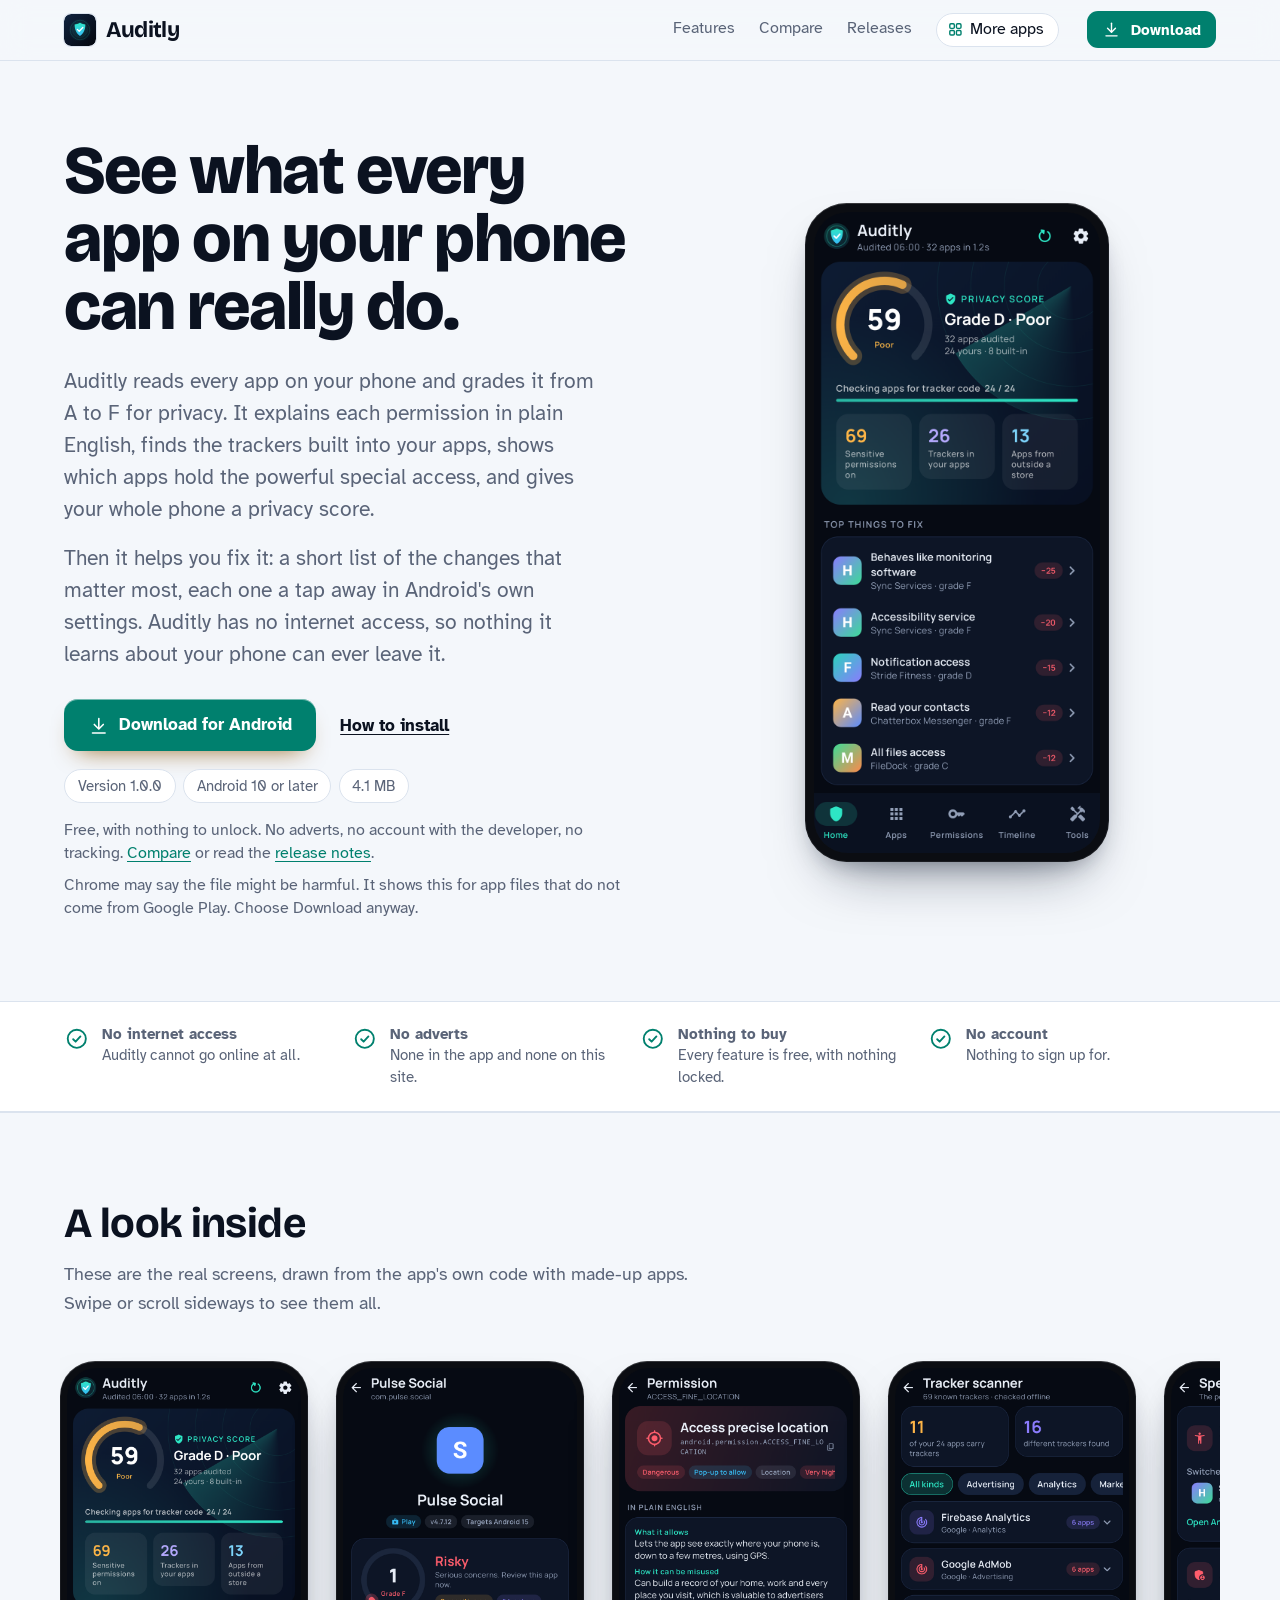
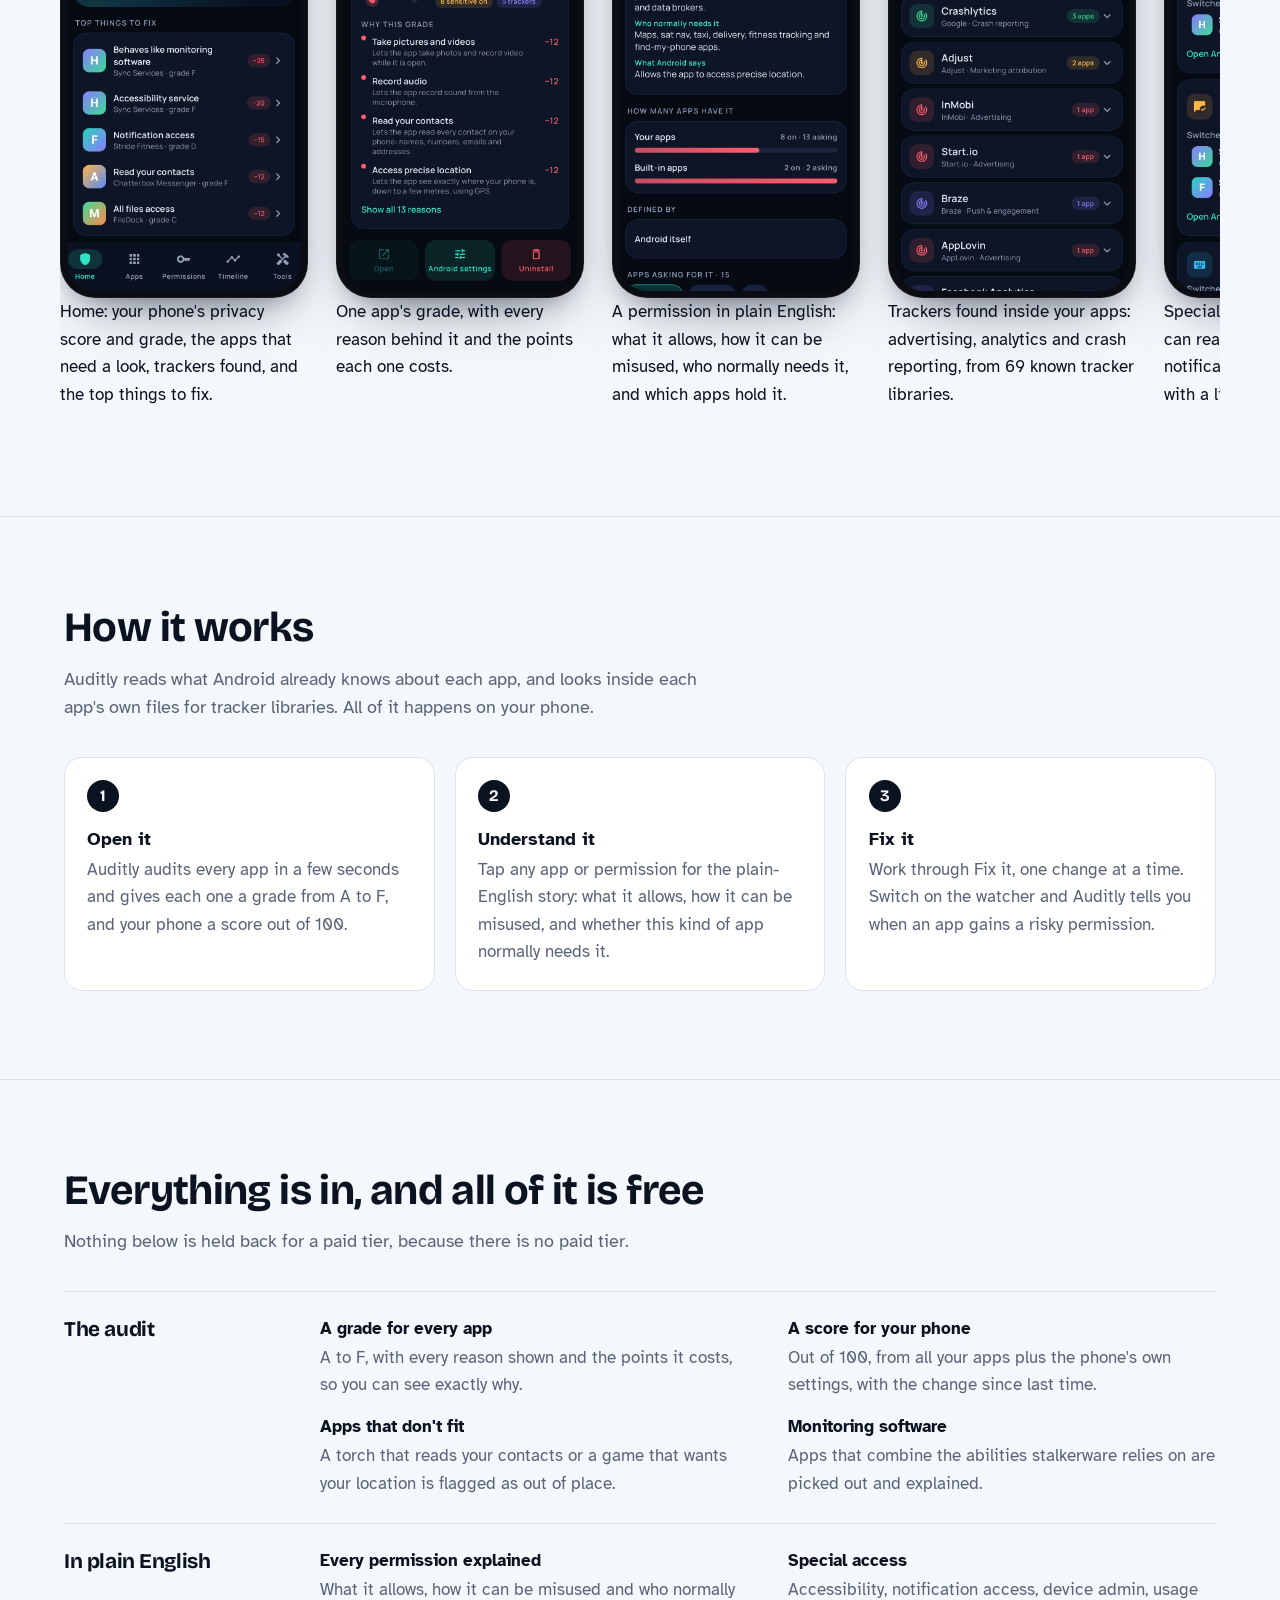
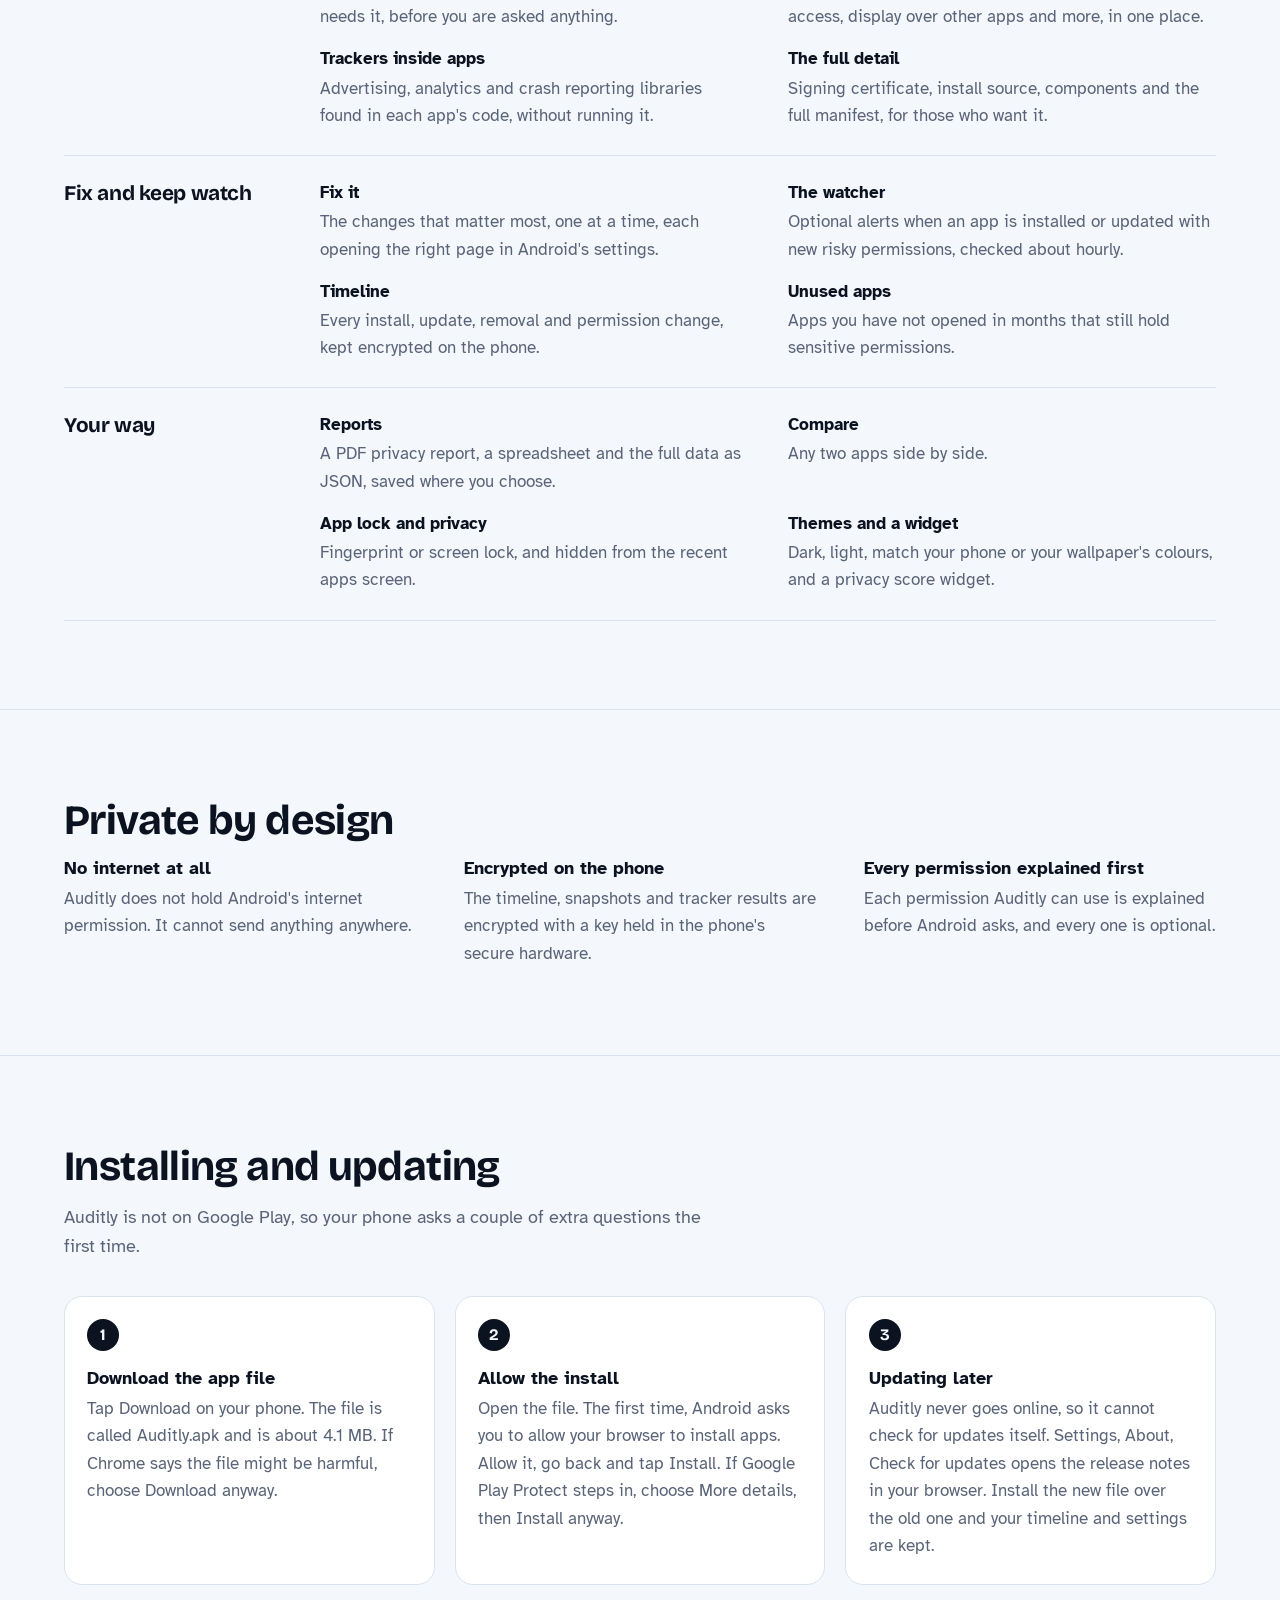
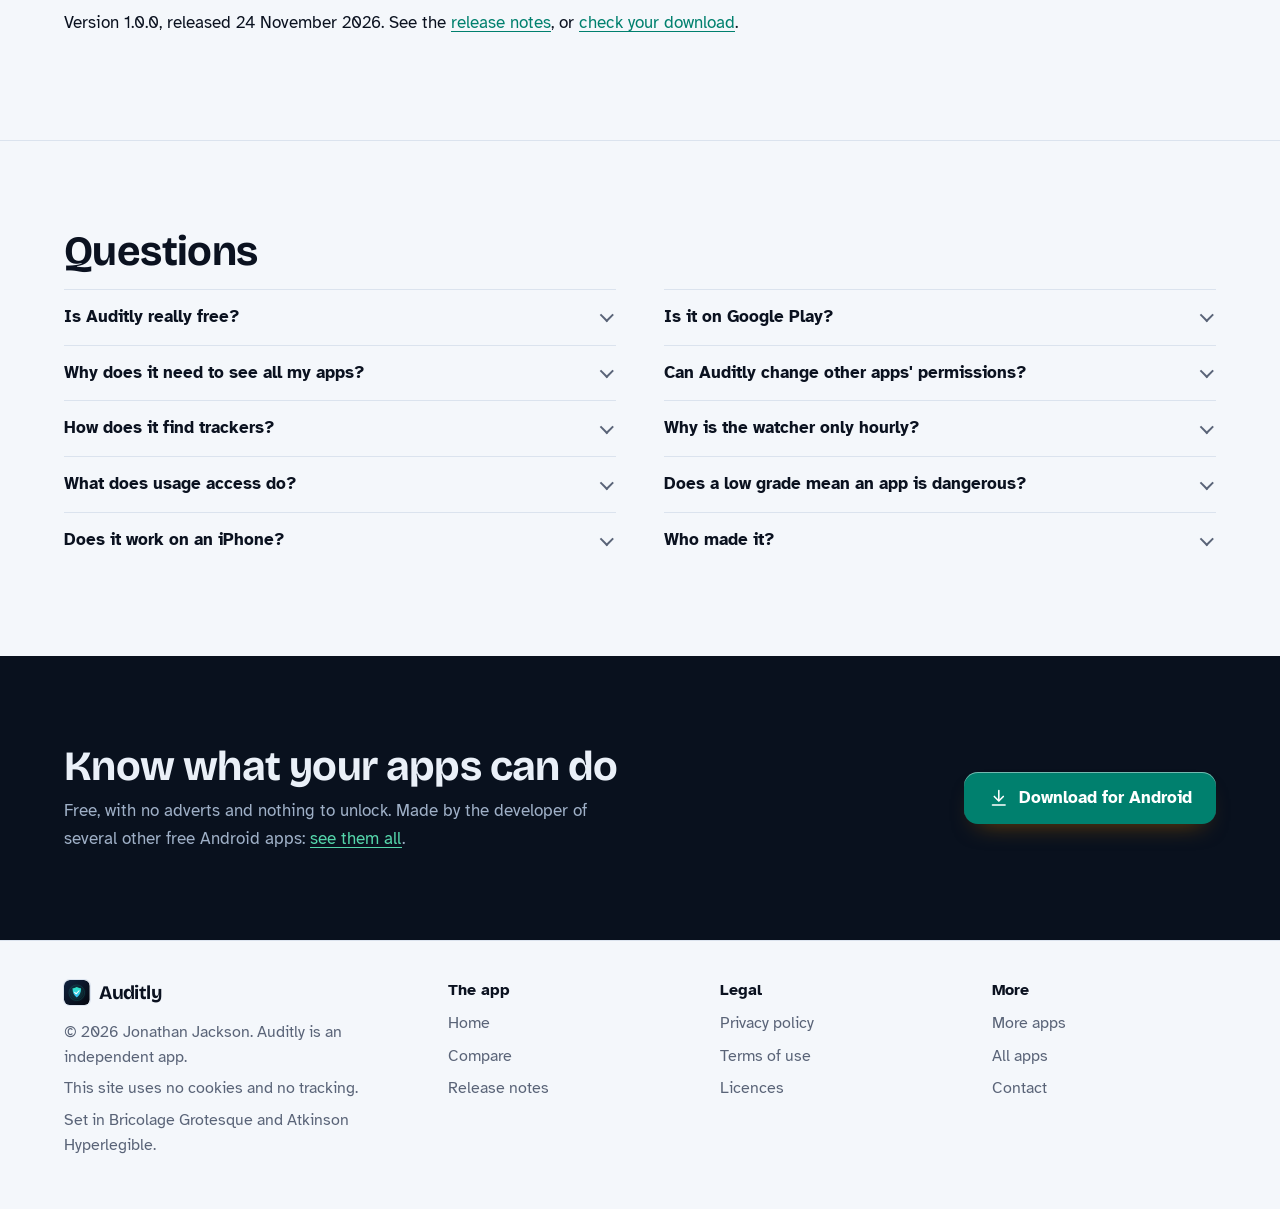
<file: index.html>
<!DOCTYPE html>
<html lang="en-GB">
<head>
<meta charset="utf-8">
<meta name="viewport" content="width=device-width, initial-scale=1">
<title>Auditly: a free, private app permission and privacy auditor for Android</title>
<meta name="description" content="Auditly audits every app on your Android phone: a privacy grade for each app and a score for the phone, every permission in plain English, trackers found inside apps, special access, a timeline of changes and a step-by-step Fix it list. No internet access, no adverts, no account.">
<meta name="author" content="Jonathan Jackson">
<link rel="canonical" href="https://customgpter.github.io/auditly/">
<meta name="theme-color" content="#f4f7fb" media="(prefers-color-scheme: light)">
<meta name="theme-color" content="#060a13" media="(prefers-color-scheme: dark)">
<meta property="og:type" content="website">
<meta property="og:site_name" content="Auditly">
<meta property="og:title" content="Auditly: a free, private app permission and privacy auditor for Android">
<meta property="og:description" content="Auditly audits every app on your Android phone: a privacy grade for each app and a score for the phone, every permission in plain English, trackers found inside apps, special access, a timeline of changes and a step-by-step Fix it list. No internet access, no adverts, no account.">
<meta property="og:url" content="https://customgpter.github.io/auditly/">
<meta property="og:image" content="https://customgpter.github.io/auditly/assets/og.png">
<meta property="og:image:width" content="1200">
<meta property="og:image:height" content="630">
<meta property="og:image:alt" content="Auditly&#x27;s home screen: a privacy score of 59, grade D, with sensitive permissions, trackers and the top things to fix">
<meta property="og:locale" content="en_GB">
<meta name="twitter:card" content="summary_large_image">
<link rel="icon" href="./assets/favicon.svg" type="image/svg+xml">
<link rel="apple-touch-icon" href="./assets/apple-touch-icon.png">
<link rel="preload" href="./assets/fonts/bricolage-grotesque-latin.woff2" as="font" type="font/woff2" crossorigin>
<link rel="preload" href="./assets/fonts/atkinson-hyperlegible-latin-400-normal.woff2" as="font" type="font/woff2" crossorigin>
<link rel="stylesheet" href="./assets/site.css?v=1">
<link rel="stylesheet" href="./assets/house.css?v=1">
<link rel="stylesheet" href="./assets/apps-list.css?v=1">
<script src="./assets/apps-list.js?v=1" defer></script>
<script type="application/ld+json">{"@context":"https://schema.org","@type":"SoftwareApplication","name":"Auditly","url":"https://customgpter.github.io/auditly/","description":"Auditly audits every app on your Android phone: a privacy grade for each app and a score for the phone, every permission in plain English, trackers found inside apps, special access, a timeline of changes and a step-by-step Fix it list. No internet access, no adverts, no account.","applicationCategory":"SecurityApplication","operatingSystem":"Android 10 or later","softwareVersion":"1.0.0","downloadUrl":"https://github.com/CustomGPTer/auditly/releases/latest/download/Auditly.apk","releaseNotes":"https://customgpter.github.io/auditly/releases.html","offers":{"@type":"Offer","price":"0","priceCurrency":"GBP"},"inLanguage":"en-GB","image":"https://customgpter.github.io/auditly/assets/og.png","featureList":["A grade for every app","A score for your phone","Apps that don't fit","Monitoring software","Every permission explained","Special access","Trackers inside apps","The full detail","Fix it","The watcher","Timeline","Unused apps"],"author":{"@type":"Person","name":"Jonathan Jackson"}}</script>
<script type="application/ld+json">{"@context":"https://schema.org","@type":"FAQPage","mainEntity":[{"@type":"Question","name":"Is Auditly really free?","acceptedAnswer":{"@type":"Answer","text":"Yes. There is no paid version, no subscription and no adverts, and nothing in the app is locked."}},{"@type":"Question","name":"Is it on Google Play?","acceptedAnswer":{"@type":"Answer","text":"No. Auditly is a personal project and is downloaded from this site as an Android app file. It needs Android 10 or later."}},{"@type":"Question","name":"Why does it need to see all my apps?","acceptedAnswer":{"@type":"Answer","text":"To audit them. Android lets Auditly list installed apps and read the permissions each one asks for. That list never leaves your phone, because Auditly has no internet access."}},{"@type":"Question","name":"Can Auditly change other apps' permissions?","acceptedAnswer":{"@type":"Answer","text":"Not by itself: Android does not let one app change another's permissions. Fix it opens the right page in Android's settings so you can change it in one tap. With the optional Power mode (using the free Shizuku app) it can switch off a permission or freeze an app directly."}},{"@type":"Question","name":"How does it find trackers?","acceptedAnswer":{"@type":"Answer","text":"It looks inside each app's own code for the names of 69 known advertising, analytics and crash-reporting libraries. Nothing is run and nothing is sent anywhere."}},{"@type":"Question","name":"Why is the watcher only hourly?","acceptedAnswer":{"@type":"Answer","text":"Android does not tell other apps straight away when an app is installed or updated, so Auditly checks about once an hour. Uninstalls are noticed straight away. The watcher is optional and explained before you switch it on."}},{"@type":"Question","name":"What does usage access do?","acceptedAnswer":{"@type":"Answer","text":"Only the Unused apps tool uses it, to see when you last opened each app. It is off until you switch it on, and Auditly explains it first."}},{"@type":"Question","name":"Does a low grade mean an app is dangerous?","acceptedAnswer":{"@type":"Answer","text":"No. A grade measures how much an app can reach, not what it does with it. A messaging app needs your contacts and microphone. The reasons under each grade tell you whether that kind of app normally needs that access."}},{"@type":"Question","name":"Does it work on an iPhone?","acceptedAnswer":{"@type":"Answer","text":"No. Auditly is for Android phones and tablets only."}},{"@type":"Question","name":"Who made it?","acceptedAnswer":{"@type":"Answer","text":"Auditly is made by Jonathan Jackson, an independent developer in the United Kingdom."}}]}</script>
</head>
<body>
<a class="skip" href="#main">Skip to content</a>
<header class="masthead">
<div class="wrap">
<a class="brand" href="./" aria-label="Auditly home"><svg viewBox="0 0 108 108" aria-hidden="true"><defs><linearGradient id="aubg" x1="0" y1="0" x2="1" y2="1"><stop offset="0" stop-color="#10233F"/><stop offset="1" stop-color="#04070E"/></linearGradient><radialGradient id="augl" cx="50%" cy="50%" r="50%"><stop offset="0" stop-color="#2EE6C5" stop-opacity=".22"/><stop offset="1" stop-color="#2EE6C5" stop-opacity="0"/></radialGradient><linearGradient id="aush" x1="0" y1="0" x2="0" y2="1"><stop offset="0" stop-color="#2EE6C5"/><stop offset="1" stop-color="#38BDF8"/></linearGradient></defs><rect width="108" height="108" rx="24" fill="url(#aubg)"/><circle cx="54" cy="54" r="40" fill="url(#augl)"/><circle cx="54" cy="54" r="33" fill="none" stroke="#2EE6C5" stroke-opacity=".35" stroke-width="1.4"/><circle cx="54" cy="54" r="25" fill="none" stroke="#2EE6C5" stroke-opacity=".18" stroke-width="1.2"/><g transform="translate(54 52) scale(1.2) translate(-54 -51.5)"><path d="M54 33C59.5 36 65 37.4 69 37.4C69.4 52.5 63.4 62.5 54 70C44.6 62.5 38.6 52.5 39 37.4C43 37.4 48.5 36 54 33Z" fill="url(#aush)"/><path d="M46.5 51.5L51.8 56.8L62 46" fill="none" stroke="#fff" stroke-width="3.6" stroke-linecap="round" stroke-linejoin="round"/></g></svg><span>Auditly</span></a>
<nav aria-label="Main"><ul><li><a href="./#features">Features</a></li><li><a href="./compare.html">Compare</a></li><li><a href="./releases.html">Releases</a></li><li><a class="more-apps" href="./more-apps.html"><svg class="ico" viewBox="0 0 24 24" aria-hidden="true"><rect x="4" y="4" width="6.5" height="6.5" rx="1.6"/><rect x="13.5" y="4" width="6.5" height="6.5" rx="1.6"/><rect x="4" y="13.5" width="6.5" height="6.5" rx="1.6"/><rect x="13.5" y="13.5" width="6.5" height="6.5" rx="1.6"/></svg>More apps</a></li></ul></nav>
<a class="button small" href="https://github.com/CustomGPTer/auditly/releases/latest/download/Auditly.apk"><svg class="ico" viewBox="0 0 24 24" aria-hidden="true"><path d="M12 4v11"/><path d="M7 10.5l5 5 5-5"/><path d="M5 20h14"/></svg>Download</a>
</div>
</header>
<main id="main">
<div class="hero">
<div class="wrap hero-grid">
<div class="hero-copy">
<h1>See what every app on your phone can really do.</h1>
<p class="lede">Auditly reads every app on your phone and grades it from A to F for privacy. It explains each permission in plain English, finds the trackers built into your apps, shows which apps hold the powerful special access, and gives your whole phone a privacy score.</p><p class="lede">Then it helps you fix it: a short list of the changes that matter most, each one a tap away in Android's own settings. Auditly has no internet access, so nothing it learns about your phone can ever leave it.</p>

<p class="get" id="download"><a class="button" href="https://github.com/CustomGPTer/auditly/releases/latest/download/Auditly.apk"><svg class="ico" viewBox="0 0 24 24" aria-hidden="true"><path d="M12 4v11"/><path d="M7 10.5l5 5 5-5"/><path d="M5 20h14"/></svg>Download for Android</a><a class="aside" href="#install">How to install</a></p>
<ul class="pills"><li>Version 1.0.0</li><li>Android 10 or later</li><li>4.1 MB</li></ul>
<p class="facts">Free, with nothing to unlock. No adverts, no account with the developer, no tracking. <a href="compare.html">Compare</a> or read the <a href="releases.html">release notes</a>.</p>
<p class="facts">Chrome may say the file might be harmful. It shows this for app files that do not come from Google Play. Choose Download anyway.</p>
</div>
<div class="hero-phone"><div class="phone"><img src="./assets/screens/home.png" alt="Home: your phone&#x27;s privacy score and grade, the apps that need a look, trackers found, and the top things to fix." width="393" height="852" fetchpriority="high"></div></div>
</div>
</div>

<section class="promises" aria-label="In short">
<div class="wrap"><ul><li><svg class="ico" viewBox="0 0 24 24" aria-hidden="true"><circle cx="12" cy="12" r="8.5"/><path d="M8.6 12.4l2.3 2.3 4.5-4.9"/></svg><span><b>No internet access</b><span>Auditly cannot go online at all.</span></span></li><li><svg class="ico" viewBox="0 0 24 24" aria-hidden="true"><circle cx="12" cy="12" r="8.5"/><path d="M8.6 12.4l2.3 2.3 4.5-4.9"/></svg><span><b>No adverts</b><span>None in the app and none on this site.</span></span></li><li><svg class="ico" viewBox="0 0 24 24" aria-hidden="true"><circle cx="12" cy="12" r="8.5"/><path d="M8.6 12.4l2.3 2.3 4.5-4.9"/></svg><span><b>Nothing to buy</b><span>Every feature is free, with nothing locked.</span></span></li><li><svg class="ico" viewBox="0 0 24 24" aria-hidden="true"><circle cx="12" cy="12" r="8.5"/><path d="M8.6 12.4l2.3 2.3 4.5-4.9"/></svg><span><b>No account</b><span>Nothing to sign up for.</span></span></li></ul></div>
</section>

<section id="screens" aria-labelledby="screens-h">
<div class="wrap">
<h2 id="screens-h">A look inside</h2>
<p class="intro">These are the real screens, drawn from the app&#x27;s own code with made-up apps. Swipe or scroll sideways to see them all.</p>
<div class="gallery" tabindex="0" role="region" aria-label="Screens from Auditly"><figure class="shot"><div class="phone"><img src="./assets/screens/home.png" alt="Home: your phone&#x27;s privacy score and grade, the apps that need a look, trackers found, and the top things to fix." width="393" height="852" loading="eager" decoding="async"></div><figcaption>Home: your phone&#x27;s privacy score and grade, the apps that need a look, trackers found, and the top things to fix.</figcaption></figure><figure class="shot"><div class="phone"><img src="./assets/screens/app.png" alt="One app&#x27;s grade, with every reason behind it and the points each one costs." width="393" height="852" loading="eager" decoding="async"></div><figcaption>One app&#x27;s grade, with every reason behind it and the points each one costs.</figcaption></figure><figure class="shot"><div class="phone"><img src="./assets/screens/permission.png" alt="A permission in plain English: what it allows, how it can be misused, who normally needs it, and which apps hold it." width="393" height="852" loading="eager" decoding="async"></div><figcaption>A permission in plain English: what it allows, how it can be misused, who normally needs it, and which apps hold it.</figcaption></figure><figure class="shot"><div class="phone"><img src="./assets/screens/trackers.png" alt="Trackers found inside your apps: advertising, analytics and crash reporting, from 69 known tracker libraries." width="393" height="852" loading="eager" decoding="async"></div><figcaption>Trackers found inside your apps: advertising, analytics and crash reporting, from 69 known tracker libraries.</figcaption></figure><figure class="shot"><div class="phone"><img src="./assets/screens/special.png" alt="Special access: the apps that can read your screen, your notifications or run the phone, with a link to switch each off." width="393" height="852" loading="eager" decoding="async"></div><figcaption>Special access: the apps that can read your screen, your notifications or run the phone, with a link to switch each off.</figcaption></figure><figure class="shot"><div class="phone"><img src="./assets/screens/timeline.png" alt="The timeline: every install, update, removal and new permission, with risky changes marked." width="393" height="852" loading="eager" decoding="async"></div><figcaption>The timeline: every install, update, removal and new permission, with risky changes marked.</figcaption></figure><figure class="shot"><div class="phone"><img src="./assets/screens/fix.png" alt="Fix it: the changes that matter most, one at a time, each opening the right page in Android&#x27;s settings." width="393" height="852" loading="eager" decoding="async"></div><figcaption>Fix it: the changes that matter most, one at a time, each opening the right page in Android&#x27;s settings.</figcaption></figure><figure class="shot"><div class="phone"><img src="./assets/screens/compare.png" alt="Compare two apps side by side: score, permissions, trackers, special access and where they came from." width="393" height="852" loading="eager" decoding="async"></div><figcaption>Compare two apps side by side: score, permissions, trackers, special access and where they came from.</figcaption></figure><figure class="shot"><div class="phone"><img src="./assets/screens/unused.png" alt="Unused apps that still hold sensitive permissions, with a one-tap uninstall." width="393" height="852" loading="eager" decoding="async"></div><figcaption>Unused apps that still hold sensitive permissions, with a one-tap uninstall.</figcaption></figure><figure class="shot"><div class="phone"><img src="./assets/screens/light.png" alt="Light theme. Auditly also matches your phone or your wallpaper&#x27;s colours." width="393" height="852" loading="eager" decoding="async"></div><figcaption>Light theme. Auditly also matches your phone or your wallpaper&#x27;s colours.</figcaption></figure></div>
</div>
</section>

<section id="how" aria-labelledby="how-h">
<div class="wrap">
<h2 id="how-h">How it works</h2>
<p class="intro">Auditly reads what Android already knows about each app, and looks inside each app's own files for tracker libraries. All of it happens on your phone.</p>
<ol class="steps"><li><h3>Open it</h3><p>Auditly audits every app in a few seconds and gives each one a grade from A to F, and your phone a score out of 100.</p></li><li><h3>Understand it</h3><p>Tap any app or permission for the plain-English story: what it allows, how it can be misused, and whether this kind of app normally needs it.</p></li><li><h3>Fix it</h3><p>Work through Fix it, one change at a time. Switch on the watcher and Auditly tells you when an app gains a risky permission.</p></li></ol>
</div>
</section>

<section id="features" aria-labelledby="features-h">
<div class="wrap">
<h2 id="features-h">Everything is in, and all of it is free</h2>
<p class="intro">Nothing below is held back for a paid tier, because there is no paid tier.</p>
<div class="groups"><div class="group"><h3>The audit</h3><dl><div><dt>A grade for every app</dt><dd>A to F, with every reason shown and the points it costs, so you can see exactly why.</dd></div><div><dt>A score for your phone</dt><dd>Out of 100, from all your apps plus the phone's own settings, with the change since last time.</dd></div><div><dt>Apps that don&#x27;t fit</dt><dd>A torch that reads your contacts or a game that wants your location is flagged as out of place.</dd></div><div><dt>Monitoring software</dt><dd>Apps that combine the abilities stalkerware relies on are picked out and explained.</dd></div></dl></div><div class="group"><h3>In plain English</h3><dl><div><dt>Every permission explained</dt><dd>What it allows, how it can be misused and who normally needs it, before you are asked anything.</dd></div><div><dt>Special access</dt><dd>Accessibility, notification access, device admin, usage access, display over other apps and more, in one place.</dd></div><div><dt>Trackers inside apps</dt><dd>Advertising, analytics and crash reporting libraries found in each app's code, without running it.</dd></div><div><dt>The full detail</dt><dd>Signing certificate, install source, components and the full manifest, for those who want it.</dd></div></dl></div><div class="group"><h3>Fix and keep watch</h3><dl><div><dt>Fix it</dt><dd>The changes that matter most, one at a time, each opening the right page in Android's settings.</dd></div><div><dt>The watcher</dt><dd>Optional alerts when an app is installed or updated with new risky permissions, checked about hourly.</dd></div><div><dt>Timeline</dt><dd>Every install, update, removal and permission change, kept encrypted on the phone.</dd></div><div><dt>Unused apps</dt><dd>Apps you have not opened in months that still hold sensitive permissions.</dd></div></dl></div><div class="group"><h3>Your way</h3><dl><div><dt>Reports</dt><dd>A PDF privacy report, a spreadsheet and the full data as JSON, saved where you choose.</dd></div><div><dt>Compare</dt><dd>Any two apps side by side.</dd></div><div><dt>App lock and privacy</dt><dd>Fingerprint or screen lock, and hidden from the recent apps screen.</dd></div><div><dt>Themes and a widget</dt><dd>Dark, light, match your phone or your wallpaper's colours, and a privacy score widget.</dd></div></dl></div></div>
</div>
</section>

<section id="privacy" aria-labelledby="privacy-h">
<div class="wrap">
<h2 id="privacy-h">Private by design</h2>
<ul class="plain"><li><h3>No internet at all</h3><p>Auditly does not hold Android's internet permission. It cannot send anything anywhere.</p></li><li><h3>Encrypted on the phone</h3><p>The timeline, snapshots and tracker results are encrypted with a key held in the phone's secure hardware.</p></li><li><h3>Every permission explained first</h3><p>Each permission Auditly can use is explained before Android asks, and every one is optional.</p></li></ul>
</div>
</section>

<section id="install" aria-labelledby="install-h">
<div class="wrap">
<h2 id="install-h">Installing and updating</h2>
<p class="intro">Auditly is not on Google Play, so your phone asks a couple of extra questions the first time.</p>
<ol class="steps"><li><h3>Download the app file</h3><p>Tap Download on your phone. The file is called Auditly.apk and is about 4.1 MB. If Chrome says the file might be harmful, choose Download anyway.</p></li><li><h3>Allow the install</h3><p>Open the file. The first time, Android asks you to allow your browser to install apps. Allow it, go back and tap Install. If Google Play Protect steps in, choose More details, then Install anyway.</p></li><li><h3>Updating later</h3><p>Auditly never goes online, so it cannot check for updates itself. Settings, About, Check for updates opens the release notes in your browser. Install the new file over the old one and your timeline and settings are kept.</p></li></ol>
<p class="after-table">Version 1.0.0, released 24 November 2026. See the <a href="releases.html">release notes</a>, or <a href="releases.html#checking">check your download</a>.</p>
</div>
</section>

<section id="questions" aria-labelledby="questions-h">
<div class="wrap">
<h2 id="questions-h">Questions</h2>
<div class="faq"><details><summary>Is Auditly really free?</summary><p>Yes. There is no paid version, no subscription and no adverts, and nothing in the app is locked.</p></details><details><summary>Is it on Google Play?</summary><p>No. Auditly is a personal project and is downloaded from this site as an Android app file. It needs Android 10 or later.</p></details><details><summary>Why does it need to see all my apps?</summary><p>To audit them. Android lets Auditly list installed apps and read the permissions each one asks for. That list never leaves your phone, because Auditly has no internet access.</p></details><details><summary>Can Auditly change other apps&#x27; permissions?</summary><p>Not by itself: Android does not let one app change another's permissions. Fix it opens the right page in Android's settings so you can change it in one tap. With the optional Power mode (using the free Shizuku app) it can switch off a permission or freeze an app directly.</p></details><details><summary>How does it find trackers?</summary><p>It looks inside each app's own code for the names of 69 known advertising, analytics and crash-reporting libraries. Nothing is run and nothing is sent anywhere.</p></details><details><summary>Why is the watcher only hourly?</summary><p>Android does not tell other apps straight away when an app is installed or updated, so Auditly checks about once an hour. Uninstalls are noticed straight away. The watcher is optional and explained before you switch it on.</p></details><details><summary>What does usage access do?</summary><p>Only the Unused apps tool uses it, to see when you last opened each app. It is off until you switch it on, and Auditly explains it first.</p></details><details><summary>Does a low grade mean an app is dangerous?</summary><p>No. A grade measures how much an app can reach, not what it does with it. A messaging app needs your contacts and microphone. The reasons under each grade tell you whether that kind of app normally needs that access.</p></details><details><summary>Does it work on an iPhone?</summary><p>No. Auditly is for Android phones and tablets only.</p></details><details><summary>Who made it?</summary><p>Auditly is made by Jonathan Jackson, an independent developer in the United Kingdom.</p></details></div>
</div>
</section>

<section class="closing" aria-labelledby="closing-h">
<div class="wrap">
<div><h2 id="closing-h">Know what your apps can do</h2><p>Free, with no adverts and nothing to unlock. Made by the developer of several other free Android apps: <a href="more-apps.html">see them all</a>.</p></div>
<a class="button" href="https://github.com/CustomGPTer/auditly/releases/latest/download/Auditly.apk"><svg class="ico" viewBox="0 0 24 24" aria-hidden="true"><path d="M12 4v11"/><path d="M7 10.5l5 5 5-5"/><path d="M5 20h14"/></svg>Download for Android</a>
</div>
</section>
</main>
<footer class="colophon">
<div class="wrap">
<div>
<a class="brand" href="./" aria-label="Auditly home"><svg viewBox="0 0 108 108" aria-hidden="true"><defs><linearGradient id="aubg" x1="0" y1="0" x2="1" y2="1"><stop offset="0" stop-color="#10233F"/><stop offset="1" stop-color="#04070E"/></linearGradient><radialGradient id="augl" cx="50%" cy="50%" r="50%"><stop offset="0" stop-color="#2EE6C5" stop-opacity=".22"/><stop offset="1" stop-color="#2EE6C5" stop-opacity="0"/></radialGradient><linearGradient id="aush" x1="0" y1="0" x2="0" y2="1"><stop offset="0" stop-color="#2EE6C5"/><stop offset="1" stop-color="#38BDF8"/></linearGradient></defs><rect width="108" height="108" rx="24" fill="url(#aubg)"/><circle cx="54" cy="54" r="40" fill="url(#augl)"/><circle cx="54" cy="54" r="33" fill="none" stroke="#2EE6C5" stroke-opacity=".35" stroke-width="1.4"/><circle cx="54" cy="54" r="25" fill="none" stroke="#2EE6C5" stroke-opacity=".18" stroke-width="1.2"/><g transform="translate(54 52) scale(1.2) translate(-54 -51.5)"><path d="M54 33C59.5 36 65 37.4 69 37.4C69.4 52.5 63.4 62.5 54 70C44.6 62.5 38.6 52.5 39 37.4C43 37.4 48.5 36 54 33Z" fill="url(#aush)"/><path d="M46.5 51.5L51.8 56.8L62 46" fill="none" stroke="#fff" stroke-width="3.6" stroke-linecap="round" stroke-linejoin="round"/></g></svg><span>Auditly</span></a>
<p>&copy; 2026 Jonathan Jackson. Auditly is an independent app.</p>
<p>This site uses no cookies and no tracking.</p>
<p>Set in Bricolage Grotesque and Atkinson Hyperlegible.</p>
</div>
<nav aria-label="The app"><h2>The app</h2><ul>
<li><a href="./">Home</a></li>
<li><a href="./compare.html">Compare</a></li>
<li><a href="./releases.html">Release notes</a></li>

</ul></nav>
<nav aria-label="Legal"><h2>Legal</h2><ul>
<li><a href="./privacy.html">Privacy policy</a></li>
<li><a href="./terms.html">Terms of use</a></li>
<li><a href="./licences.html">Licences</a></li>
</ul></nav>
<nav aria-label="More"><h2>More</h2><ul>
<li><a href="./more-apps.html">More apps</a></li>
<li><a href="https://customgpter.github.io/">All apps</a></li>
<li><a href="https://github.com/CustomGPTer/auditly/issues">Contact</a></li>
</ul></nav>
</div>
</footer>
</body>
</html>
</file>
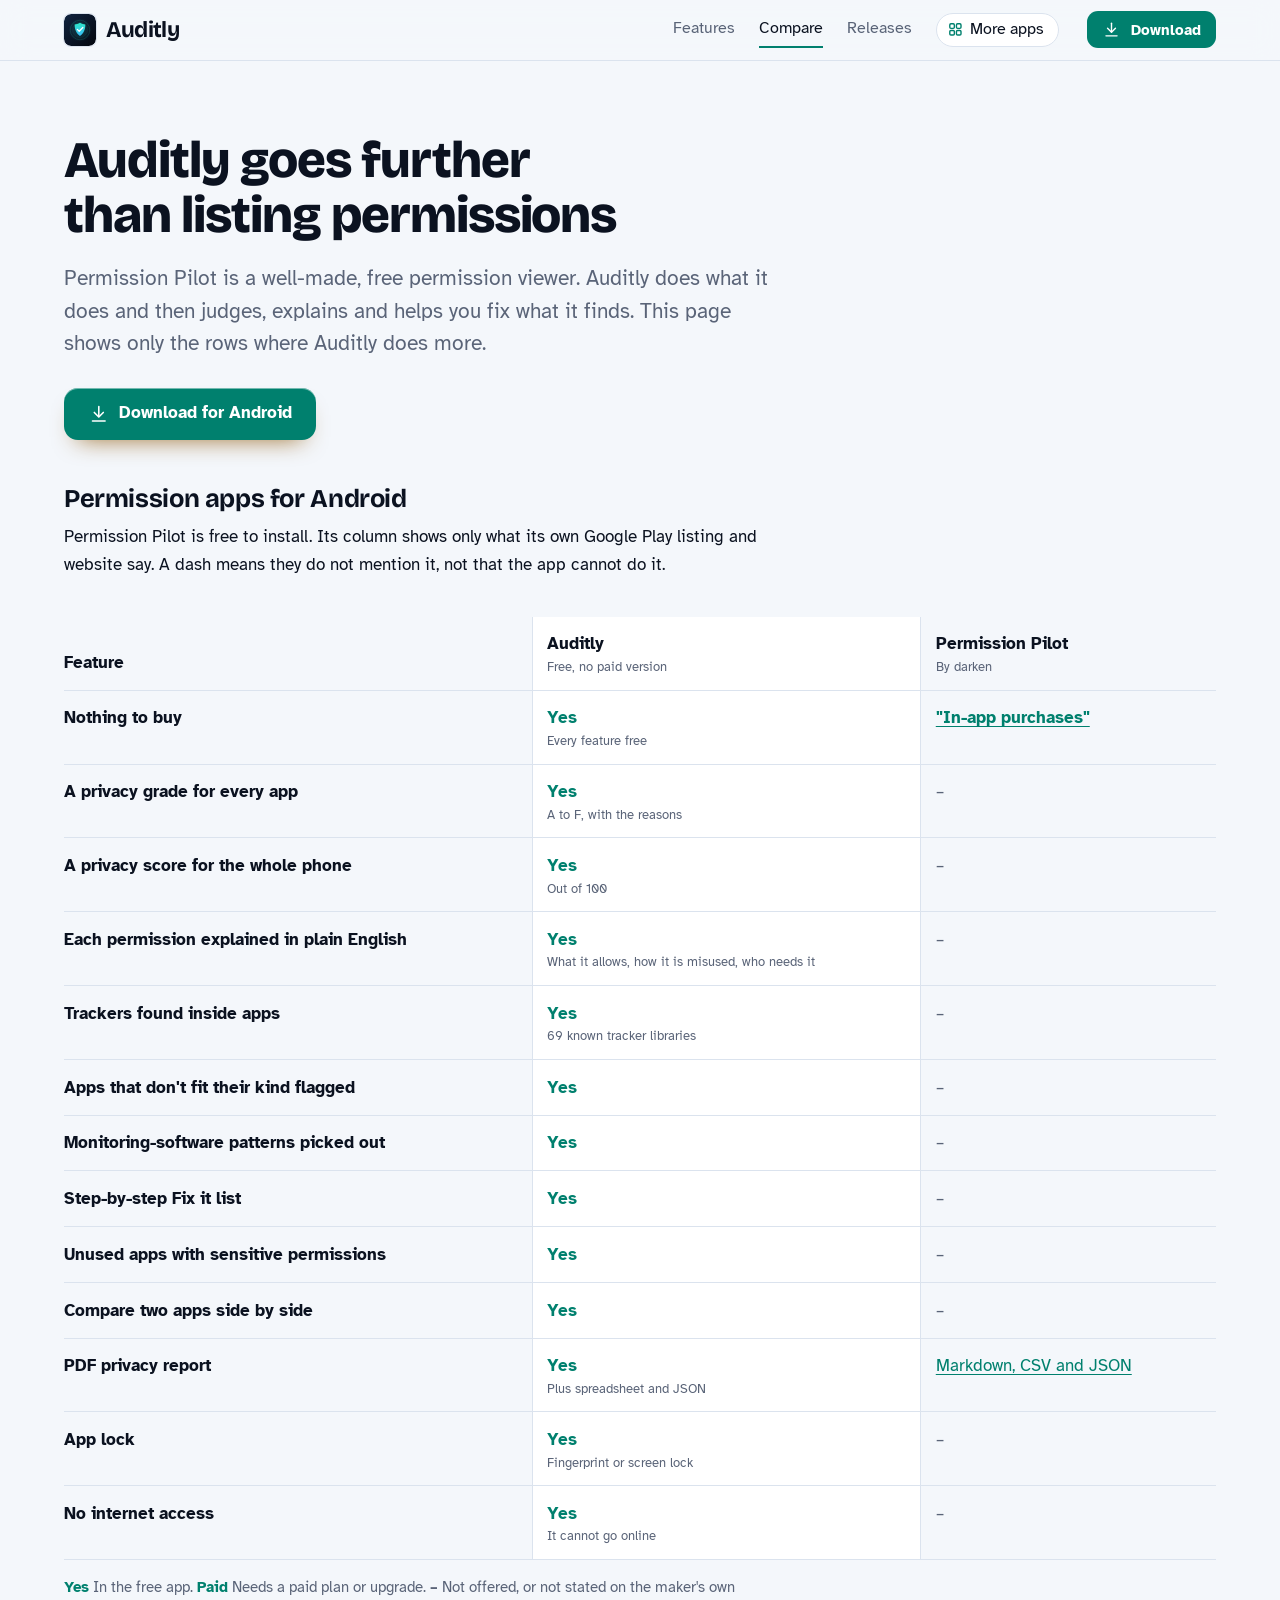
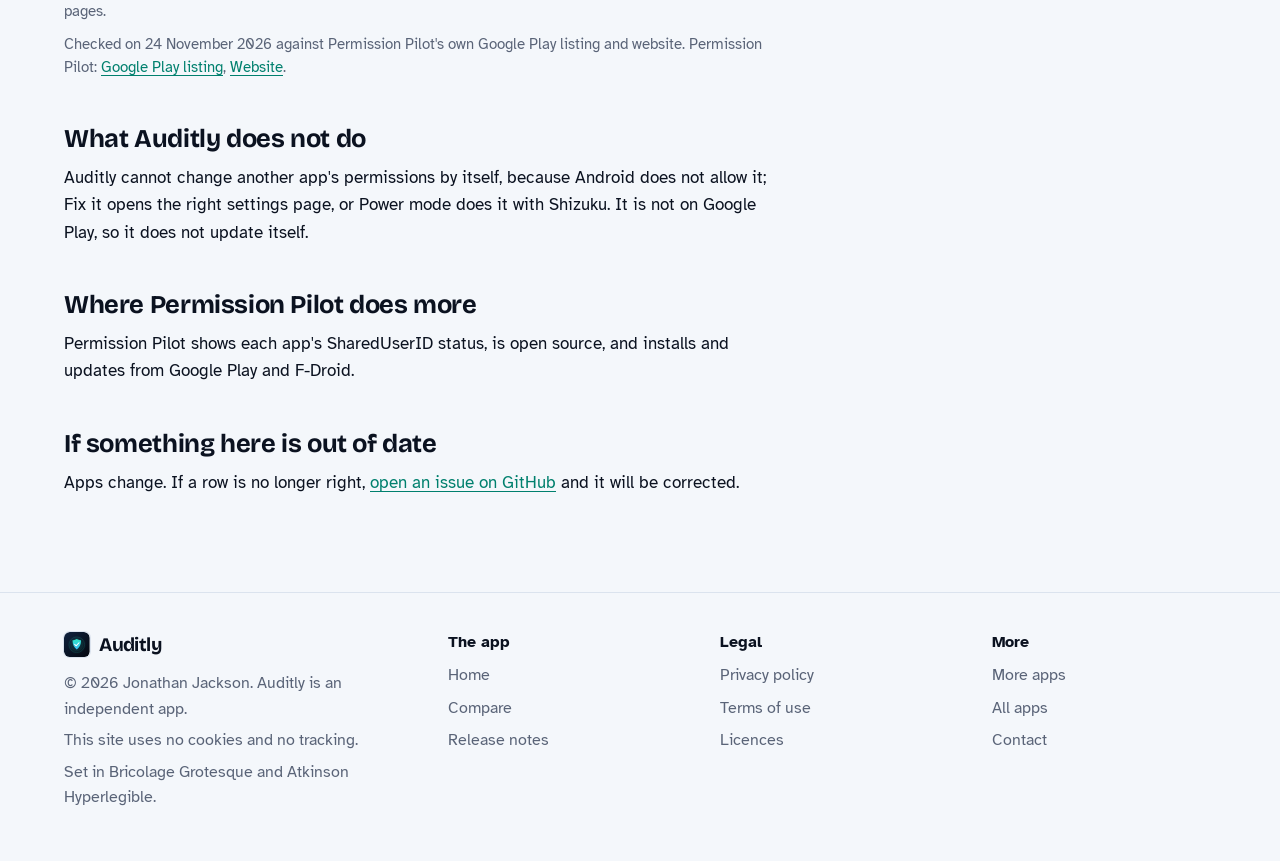
<file: compare.html>
<!DOCTYPE html>
<html lang="en-GB">
<head>
<meta charset="utf-8">
<meta name="viewport" content="width=device-width, initial-scale=1">
<title>Auditly compared with Permission Pilot</title>
<meta name="description" content="How Auditly compares with Permission Pilot, row by row, with each claim linked to Permission Pilot&#x27;s own Google Play listing and website.">
<meta name="author" content="Jonathan Jackson">
<link rel="canonical" href="https://customgpter.github.io/auditly/compare.html">
<meta name="theme-color" content="#f4f7fb" media="(prefers-color-scheme: light)">
<meta name="theme-color" content="#060a13" media="(prefers-color-scheme: dark)">
<meta property="og:type" content="website">
<meta property="og:site_name" content="Auditly">
<meta property="og:title" content="Auditly compared with Permission Pilot">
<meta property="og:description" content="How Auditly compares with Permission Pilot, row by row, with each claim linked to Permission Pilot&#x27;s own Google Play listing and website.">
<meta property="og:url" content="https://customgpter.github.io/auditly/compare.html">
<meta property="og:image" content="https://customgpter.github.io/auditly/assets/og.png">
<meta property="og:image:width" content="1200">
<meta property="og:image:height" content="630">
<meta property="og:image:alt" content="Auditly&#x27;s home screen: a privacy score of 59, grade D, with sensitive permissions, trackers and the top things to fix">
<meta property="og:locale" content="en_GB">
<meta name="twitter:card" content="summary_large_image">
<link rel="icon" href="./assets/favicon.svg" type="image/svg+xml">
<link rel="apple-touch-icon" href="./assets/apple-touch-icon.png">
<link rel="preload" href="./assets/fonts/bricolage-grotesque-latin.woff2" as="font" type="font/woff2" crossorigin>
<link rel="preload" href="./assets/fonts/atkinson-hyperlegible-latin-400-normal.woff2" as="font" type="font/woff2" crossorigin>
<link rel="stylesheet" href="./assets/site.css?v=1">
<link rel="stylesheet" href="./assets/house.css?v=1">
<link rel="stylesheet" href="./assets/apps-list.css?v=1">
<script src="./assets/apps-list.js?v=1" defer></script>
</head>
<body>
<a class="skip" href="#main">Skip to content</a>
<header class="masthead">
<div class="wrap">
<a class="brand" href="./" aria-label="Auditly home"><svg viewBox="0 0 108 108" aria-hidden="true"><defs><linearGradient id="aubg" x1="0" y1="0" x2="1" y2="1"><stop offset="0" stop-color="#10233F"/><stop offset="1" stop-color="#04070E"/></linearGradient><radialGradient id="augl" cx="50%" cy="50%" r="50%"><stop offset="0" stop-color="#2EE6C5" stop-opacity=".22"/><stop offset="1" stop-color="#2EE6C5" stop-opacity="0"/></radialGradient><linearGradient id="aush" x1="0" y1="0" x2="0" y2="1"><stop offset="0" stop-color="#2EE6C5"/><stop offset="1" stop-color="#38BDF8"/></linearGradient></defs><rect width="108" height="108" rx="24" fill="url(#aubg)"/><circle cx="54" cy="54" r="40" fill="url(#augl)"/><circle cx="54" cy="54" r="33" fill="none" stroke="#2EE6C5" stroke-opacity=".35" stroke-width="1.4"/><circle cx="54" cy="54" r="25" fill="none" stroke="#2EE6C5" stroke-opacity=".18" stroke-width="1.2"/><g transform="translate(54 52) scale(1.2) translate(-54 -51.5)"><path d="M54 33C59.5 36 65 37.4 69 37.4C69.4 52.5 63.4 62.5 54 70C44.6 62.5 38.6 52.5 39 37.4C43 37.4 48.5 36 54 33Z" fill="url(#aush)"/><path d="M46.5 51.5L51.8 56.8L62 46" fill="none" stroke="#fff" stroke-width="3.6" stroke-linecap="round" stroke-linejoin="round"/></g></svg><span>Auditly</span></a>
<nav aria-label="Main"><ul><li><a href="./#features">Features</a></li><li><a href="./compare.html" aria-current="page">Compare</a></li><li><a href="./releases.html">Releases</a></li><li><a class="more-apps" href="./more-apps.html"><svg class="ico" viewBox="0 0 24 24" aria-hidden="true"><rect x="4" y="4" width="6.5" height="6.5" rx="1.6"/><rect x="13.5" y="4" width="6.5" height="6.5" rx="1.6"/><rect x="4" y="13.5" width="6.5" height="6.5" rx="1.6"/><rect x="13.5" y="13.5" width="6.5" height="6.5" rx="1.6"/></svg>More apps</a></li></ul></nav>
<a class="button small" href="https://github.com/CustomGPTer/auditly/releases/latest/download/Auditly.apk"><svg class="ico" viewBox="0 0 24 24" aria-hidden="true"><path d="M12 4v11"/><path d="M7 10.5l5 5 5-5"/><path d="M5 20h14"/></svg>Download</a>
</div>
</header>
<main id="main" class="doc">
<div class="wrap">
<div class="measure">
<h1>Auditly goes further than listing permissions</h1>
<p class="lede">Permission Pilot is a well-made, free permission viewer. Auditly does what it does and then judges, explains and helps you fix what it finds. This page shows only the rows where Auditly does more.</p>
<p class="get"><a class="button" href="https://github.com/CustomGPTer/auditly/releases/latest/download/Auditly.apk"><svg class="ico" viewBox="0 0 24 24" aria-hidden="true"><path d="M12 4v11"/><path d="M7 10.5l5 5 5-5"/><path d="M5 20h14"/></svg>Download for Android</a></p>
<h2 id="table">Permission apps for Android</h2>
<p>Permission Pilot is free to install. Its column shows only what its own Google Play listing and website say. A dash means they do not mention it, not that the app cannot do it.</p>
</div>
<div class="scroll">
<table class="cmp">
<thead><tr><th scope="col">Feature</th><th scope="col" class="ours">Auditly<small>Free, no paid version</small></th><th scope="col">Permission Pilot<small>By darken</small></th></tr></thead>
<tbody>
<tr><th scope="row">Nothing to buy</th><td class="yes ours"><span class="app">Auditly</span><span class="v">Yes<small>Every feature free</small></span></td><td class="pay"><span class="app">Permission Pilot</span><span class="v"><a href="https://play.google.com/store/apps/details?id=eu.darken.myperm&hl=en_GB">"In-app purchases"</a></span></td></tr>
<tr><th scope="row">A privacy grade for every app</th><td class="yes ours"><span class="app">Auditly</span><span class="v">Yes<small>A to F, with the reasons</small></span></td><td class="na"><span class="app">Permission Pilot</span><span class="v">&ndash;</span></td></tr>
<tr><th scope="row">A privacy score for the whole phone</th><td class="yes ours"><span class="app">Auditly</span><span class="v">Yes<small>Out of 100</small></span></td><td class="na"><span class="app">Permission Pilot</span><span class="v">&ndash;</span></td></tr>
<tr><th scope="row">Each permission explained in plain English</th><td class="yes ours"><span class="app">Auditly</span><span class="v">Yes<small>What it allows, how it is misused, who needs it</small></span></td><td class="na"><span class="app">Permission Pilot</span><span class="v">&ndash;</span></td></tr>
<tr><th scope="row">Trackers found inside apps</th><td class="yes ours"><span class="app">Auditly</span><span class="v">Yes<small>69 known tracker libraries</small></span></td><td class="na"><span class="app">Permission Pilot</span><span class="v">&ndash;</span></td></tr>
<tr><th scope="row">Apps that don&#x27;t fit their kind flagged</th><td class="yes ours"><span class="app">Auditly</span><span class="v">Yes</span></td><td class="na"><span class="app">Permission Pilot</span><span class="v">&ndash;</span></td></tr>
<tr><th scope="row">Monitoring-software patterns picked out</th><td class="yes ours"><span class="app">Auditly</span><span class="v">Yes</span></td><td class="na"><span class="app">Permission Pilot</span><span class="v">&ndash;</span></td></tr>
<tr><th scope="row">Step-by-step Fix it list</th><td class="yes ours"><span class="app">Auditly</span><span class="v">Yes</span></td><td class="na"><span class="app">Permission Pilot</span><span class="v">&ndash;</span></td></tr>
<tr><th scope="row">Unused apps with sensitive permissions</th><td class="yes ours"><span class="app">Auditly</span><span class="v">Yes</span></td><td class="na"><span class="app">Permission Pilot</span><span class="v">&ndash;</span></td></tr>
<tr><th scope="row">Compare two apps side by side</th><td class="yes ours"><span class="app">Auditly</span><span class="v">Yes</span></td><td class="na"><span class="app">Permission Pilot</span><span class="v">&ndash;</span></td></tr>
<tr><th scope="row">PDF privacy report</th><td class="yes ours"><span class="app">Auditly</span><span class="v">Yes<small>Plus spreadsheet and JSON</small></span></td><td class="na"><span class="app">Permission Pilot</span><span class="v"><a href="https://myperm.darken.eu/">Markdown, CSV and JSON</a></span></td></tr>
<tr><th scope="row">App lock</th><td class="yes ours"><span class="app">Auditly</span><span class="v">Yes<small>Fingerprint or screen lock</small></span></td><td class="na"><span class="app">Permission Pilot</span><span class="v">&ndash;</span></td></tr>
<tr><th scope="row">No internet access</th><td class="yes ours"><span class="app">Auditly</span><span class="v">Yes<small>It cannot go online</small></span></td><td class="na"><span class="app">Permission Pilot</span><span class="v">&ndash;</span></td></tr>
</tbody>
</table>
</div>
<div class="measure">
<p class="key"><strong class="yes">Yes</strong> In the free app. <strong class="pay">Paid</strong> Needs a paid plan or upgrade. <strong>&ndash;</strong> Not offered, or not stated on the maker's own pages.</p>
<p class="key">Checked on 24 November 2026 against Permission Pilot's own Google Play listing and website. Permission Pilot: <a href="https://play.google.com/store/apps/details?id=eu.darken.myperm&hl=en_GB">Google Play listing</a>, <a href="https://myperm.darken.eu/">Website</a>.</p>
<h2>What Auditly does not do</h2><p>Auditly cannot change another app's permissions by itself, because Android does not allow it; Fix it opens the right settings page, or Power mode does it with Shizuku. It is not on Google Play, so it does not update itself.</p><h2>Where Permission Pilot does more</h2><p>Permission Pilot shows each app's SharedUserID status, is open source, and installs and updates from Google Play and F-Droid.</p>
<h2 id="wrong">If something here is out of date</h2>
<p>Apps change. If a row is no longer right, <a href="https://github.com/CustomGPTer/auditly/issues">open an issue on GitHub</a> and it will be corrected.</p>
</div>
</div>
</main>
<footer class="colophon">
<div class="wrap">
<div>
<a class="brand" href="./" aria-label="Auditly home"><svg viewBox="0 0 108 108" aria-hidden="true"><defs><linearGradient id="aubg" x1="0" y1="0" x2="1" y2="1"><stop offset="0" stop-color="#10233F"/><stop offset="1" stop-color="#04070E"/></linearGradient><radialGradient id="augl" cx="50%" cy="50%" r="50%"><stop offset="0" stop-color="#2EE6C5" stop-opacity=".22"/><stop offset="1" stop-color="#2EE6C5" stop-opacity="0"/></radialGradient><linearGradient id="aush" x1="0" y1="0" x2="0" y2="1"><stop offset="0" stop-color="#2EE6C5"/><stop offset="1" stop-color="#38BDF8"/></linearGradient></defs><rect width="108" height="108" rx="24" fill="url(#aubg)"/><circle cx="54" cy="54" r="40" fill="url(#augl)"/><circle cx="54" cy="54" r="33" fill="none" stroke="#2EE6C5" stroke-opacity=".35" stroke-width="1.4"/><circle cx="54" cy="54" r="25" fill="none" stroke="#2EE6C5" stroke-opacity=".18" stroke-width="1.2"/><g transform="translate(54 52) scale(1.2) translate(-54 -51.5)"><path d="M54 33C59.5 36 65 37.4 69 37.4C69.4 52.5 63.4 62.5 54 70C44.6 62.5 38.6 52.5 39 37.4C43 37.4 48.5 36 54 33Z" fill="url(#aush)"/><path d="M46.5 51.5L51.8 56.8L62 46" fill="none" stroke="#fff" stroke-width="3.6" stroke-linecap="round" stroke-linejoin="round"/></g></svg><span>Auditly</span></a>
<p>&copy; 2026 Jonathan Jackson. Auditly is an independent app.</p>
<p>This site uses no cookies and no tracking.</p>
<p>Set in Bricolage Grotesque and Atkinson Hyperlegible.</p>
</div>
<nav aria-label="The app"><h2>The app</h2><ul>
<li><a href="./">Home</a></li>
<li><a href="./compare.html">Compare</a></li>
<li><a href="./releases.html">Release notes</a></li>

</ul></nav>
<nav aria-label="Legal"><h2>Legal</h2><ul>
<li><a href="./privacy.html">Privacy policy</a></li>
<li><a href="./terms.html">Terms of use</a></li>
<li><a href="./licences.html">Licences</a></li>
</ul></nav>
<nav aria-label="More"><h2>More</h2><ul>
<li><a href="./more-apps.html">More apps</a></li>
<li><a href="https://customgpter.github.io/">All apps</a></li>
<li><a href="https://github.com/CustomGPTer/auditly/issues">Contact</a></li>
</ul></nav>
</div>
</footer>
</body>
</html>
</file>
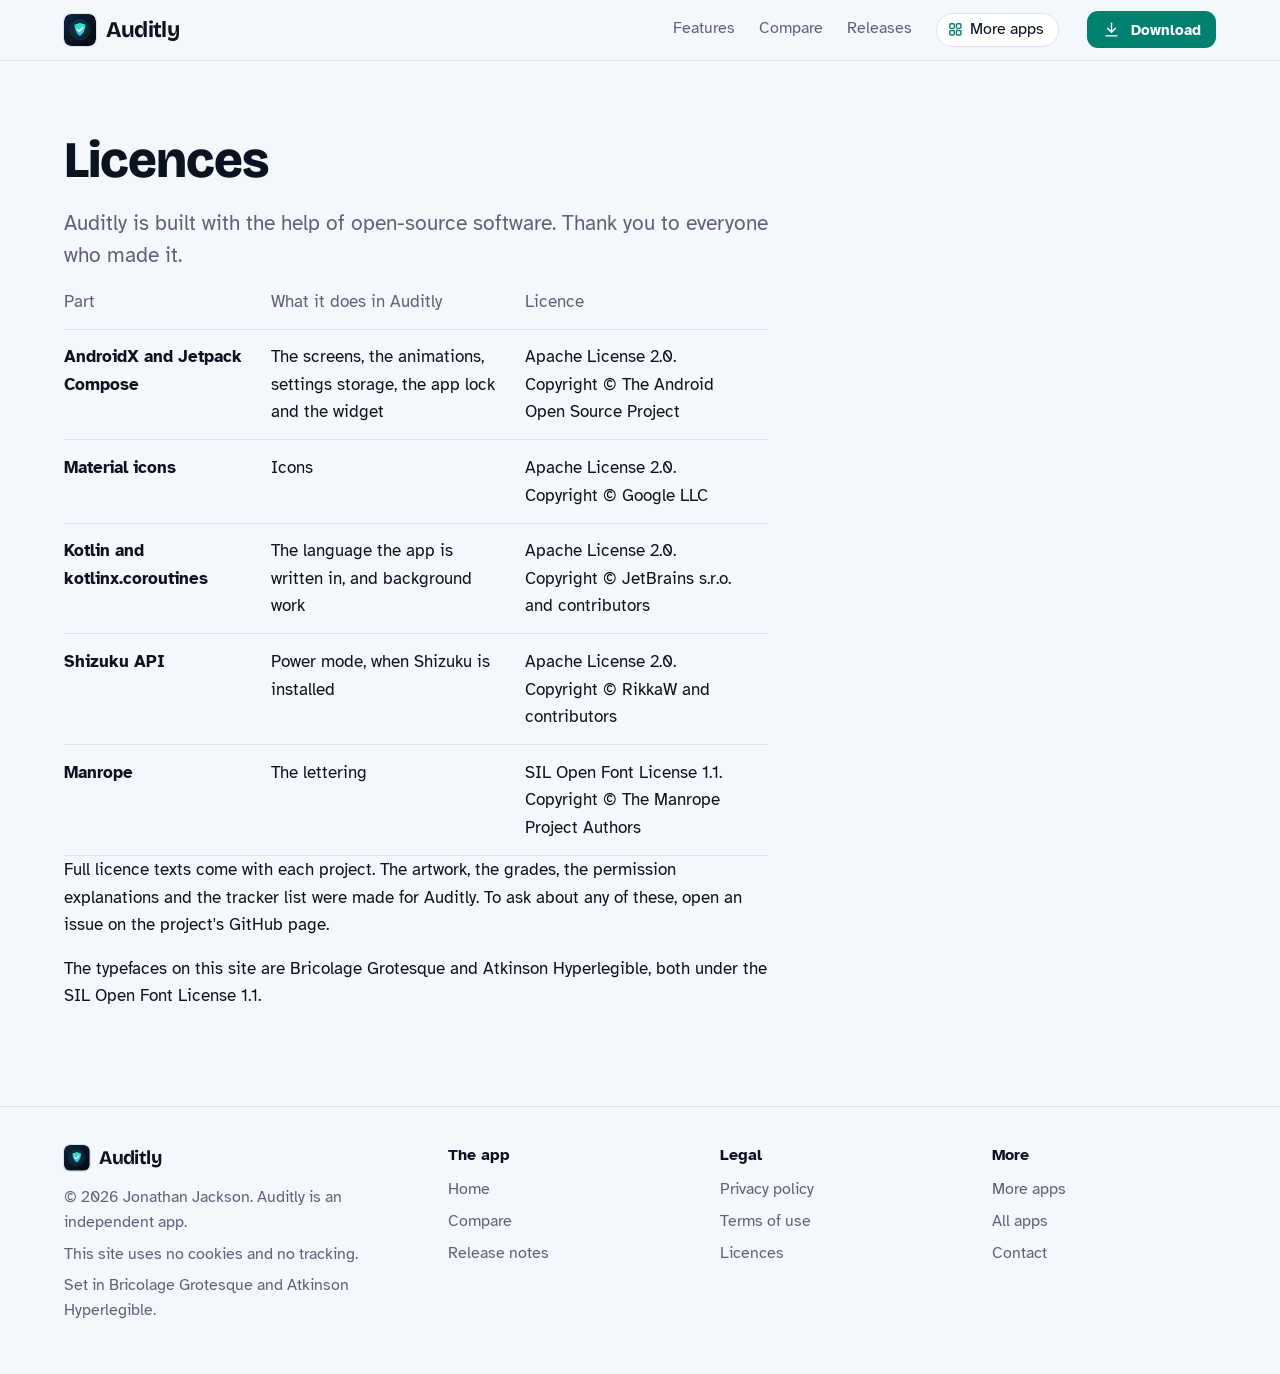
<file: licences.html>
<!DOCTYPE html>
<html lang="en-GB">
<head>
<meta charset="utf-8">
<meta name="viewport" content="width=device-width, initial-scale=1">
<title>Auditly licences</title>
<meta name="description" content="The open-source parts inside Auditly and their licences.">
<meta name="author" content="Jonathan Jackson">
<link rel="canonical" href="https://customgpter.github.io/auditly/licences.html">
<meta name="theme-color" content="#f4f7fb" media="(prefers-color-scheme: light)">
<meta name="theme-color" content="#060a13" media="(prefers-color-scheme: dark)">
<meta property="og:type" content="website">
<meta property="og:site_name" content="Auditly">
<meta property="og:title" content="Auditly licences">
<meta property="og:description" content="The open-source parts inside Auditly and their licences.">
<meta property="og:url" content="https://customgpter.github.io/auditly/licences.html">
<meta property="og:image" content="https://customgpter.github.io/auditly/assets/og.png">
<meta property="og:image:width" content="1200">
<meta property="og:image:height" content="630">
<meta property="og:image:alt" content="Auditly&#x27;s home screen: a privacy score of 59, grade D, with sensitive permissions, trackers and the top things to fix">
<meta property="og:locale" content="en_GB">
<meta name="twitter:card" content="summary_large_image">
<link rel="icon" href="./assets/favicon.svg" type="image/svg+xml">
<link rel="apple-touch-icon" href="./assets/apple-touch-icon.png">
<link rel="preload" href="./assets/fonts/bricolage-grotesque-latin.woff2" as="font" type="font/woff2" crossorigin>
<link rel="preload" href="./assets/fonts/atkinson-hyperlegible-latin-400-normal.woff2" as="font" type="font/woff2" crossorigin>
<link rel="stylesheet" href="./assets/site.css?v=1">
<link rel="stylesheet" href="./assets/house.css?v=1">
<link rel="stylesheet" href="./assets/apps-list.css?v=1">
<script src="./assets/apps-list.js?v=1" defer></script>
</head>
<body>
<a class="skip" href="#main">Skip to content</a>
<header class="masthead">
<div class="wrap">
<a class="brand" href="./" aria-label="Auditly home"><svg viewBox="0 0 108 108" aria-hidden="true"><defs><linearGradient id="aubg" x1="0" y1="0" x2="1" y2="1"><stop offset="0" stop-color="#10233F"/><stop offset="1" stop-color="#04070E"/></linearGradient><radialGradient id="augl" cx="50%" cy="50%" r="50%"><stop offset="0" stop-color="#2EE6C5" stop-opacity=".22"/><stop offset="1" stop-color="#2EE6C5" stop-opacity="0"/></radialGradient><linearGradient id="aush" x1="0" y1="0" x2="0" y2="1"><stop offset="0" stop-color="#2EE6C5"/><stop offset="1" stop-color="#38BDF8"/></linearGradient></defs><rect width="108" height="108" rx="24" fill="url(#aubg)"/><circle cx="54" cy="54" r="40" fill="url(#augl)"/><circle cx="54" cy="54" r="33" fill="none" stroke="#2EE6C5" stroke-opacity=".35" stroke-width="1.4"/><circle cx="54" cy="54" r="25" fill="none" stroke="#2EE6C5" stroke-opacity=".18" stroke-width="1.2"/><g transform="translate(54 52) scale(1.2) translate(-54 -51.5)"><path d="M54 33C59.5 36 65 37.4 69 37.4C69.4 52.5 63.4 62.5 54 70C44.6 62.5 38.6 52.5 39 37.4C43 37.4 48.5 36 54 33Z" fill="url(#aush)"/><path d="M46.5 51.5L51.8 56.8L62 46" fill="none" stroke="#fff" stroke-width="3.6" stroke-linecap="round" stroke-linejoin="round"/></g></svg><span>Auditly</span></a>
<nav aria-label="Main"><ul><li><a href="./#features">Features</a></li><li><a href="./compare.html">Compare</a></li><li><a href="./releases.html">Releases</a></li><li><a class="more-apps" href="./more-apps.html"><svg class="ico" viewBox="0 0 24 24" aria-hidden="true"><rect x="4" y="4" width="6.5" height="6.5" rx="1.6"/><rect x="13.5" y="4" width="6.5" height="6.5" rx="1.6"/><rect x="4" y="13.5" width="6.5" height="6.5" rx="1.6"/><rect x="13.5" y="13.5" width="6.5" height="6.5" rx="1.6"/></svg>More apps</a></li></ul></nav>
<a class="button small" href="https://github.com/CustomGPTer/auditly/releases/latest/download/Auditly.apk"><svg class="ico" viewBox="0 0 24 24" aria-hidden="true"><path d="M12 4v11"/><path d="M7 10.5l5 5 5-5"/><path d="M5 20h14"/></svg>Download</a>
</div>
</header>
<main id="main" class="doc">
<div class="wrap">
<div class="measure">
<h1>Licences</h1>
<p class="lede">Auditly is built with the help of open-source software. Thank you to everyone who made it.</p>
<div class="scroll"><table><thead><tr><th scope="col">Part</th><th scope="col">What it does in Auditly</th><th scope="col">Licence</th></tr></thead><tbody><tr><th scope="row">AndroidX and Jetpack Compose</th><td>The screens, the animations, settings storage, the app lock and the widget</td><td>Apache License 2.0. Copyright &copy; The Android Open Source Project</td></tr><tr><th scope="row">Material icons</th><td>Icons</td><td>Apache License 2.0. Copyright &copy; Google LLC</td></tr><tr><th scope="row">Kotlin and kotlinx.coroutines</th><td>The language the app is written in, and background work</td><td>Apache License 2.0. Copyright &copy; JetBrains s.r.o. and contributors</td></tr><tr><th scope="row">Shizuku API</th><td>Power mode, when Shizuku is installed</td><td>Apache License 2.0. Copyright &copy; RikkaW and contributors</td></tr><tr><th scope="row">Manrope</th><td>The lettering</td><td>SIL Open Font License 1.1. Copyright &copy; The Manrope Project Authors</td></tr></tbody></table></div>
<p>Full licence texts come with each project. The artwork, the grades, the permission explanations and the tracker list were made for Auditly. To ask about any of these, open an issue on the project's GitHub page.</p>
<p>The typefaces on this site are Bricolage Grotesque and Atkinson Hyperlegible, both under the SIL Open Font License 1.1.</p>
</div>
</div>
</main>
<footer class="colophon">
<div class="wrap">
<div>
<a class="brand" href="./" aria-label="Auditly home"><svg viewBox="0 0 108 108" aria-hidden="true"><defs><linearGradient id="aubg" x1="0" y1="0" x2="1" y2="1"><stop offset="0" stop-color="#10233F"/><stop offset="1" stop-color="#04070E"/></linearGradient><radialGradient id="augl" cx="50%" cy="50%" r="50%"><stop offset="0" stop-color="#2EE6C5" stop-opacity=".22"/><stop offset="1" stop-color="#2EE6C5" stop-opacity="0"/></radialGradient><linearGradient id="aush" x1="0" y1="0" x2="0" y2="1"><stop offset="0" stop-color="#2EE6C5"/><stop offset="1" stop-color="#38BDF8"/></linearGradient></defs><rect width="108" height="108" rx="24" fill="url(#aubg)"/><circle cx="54" cy="54" r="40" fill="url(#augl)"/><circle cx="54" cy="54" r="33" fill="none" stroke="#2EE6C5" stroke-opacity=".35" stroke-width="1.4"/><circle cx="54" cy="54" r="25" fill="none" stroke="#2EE6C5" stroke-opacity=".18" stroke-width="1.2"/><g transform="translate(54 52) scale(1.2) translate(-54 -51.5)"><path d="M54 33C59.5 36 65 37.4 69 37.4C69.4 52.5 63.4 62.5 54 70C44.6 62.5 38.6 52.5 39 37.4C43 37.4 48.5 36 54 33Z" fill="url(#aush)"/><path d="M46.5 51.5L51.8 56.8L62 46" fill="none" stroke="#fff" stroke-width="3.6" stroke-linecap="round" stroke-linejoin="round"/></g></svg><span>Auditly</span></a>
<p>&copy; 2026 Jonathan Jackson. Auditly is an independent app.</p>
<p>This site uses no cookies and no tracking.</p>
<p>Set in Bricolage Grotesque and Atkinson Hyperlegible.</p>
</div>
<nav aria-label="The app"><h2>The app</h2><ul>
<li><a href="./">Home</a></li>
<li><a href="./compare.html">Compare</a></li>
<li><a href="./releases.html">Release notes</a></li>

</ul></nav>
<nav aria-label="Legal"><h2>Legal</h2><ul>
<li><a href="./privacy.html">Privacy policy</a></li>
<li><a href="./terms.html">Terms of use</a></li>
<li><a href="./licences.html">Licences</a></li>
</ul></nav>
<nav aria-label="More"><h2>More</h2><ul>
<li><a href="./more-apps.html">More apps</a></li>
<li><a href="https://customgpter.github.io/">All apps</a></li>
<li><a href="https://github.com/CustomGPTer/auditly/issues">Contact</a></li>
</ul></nav>
</div>
</footer>
</body>
</html>
</file>
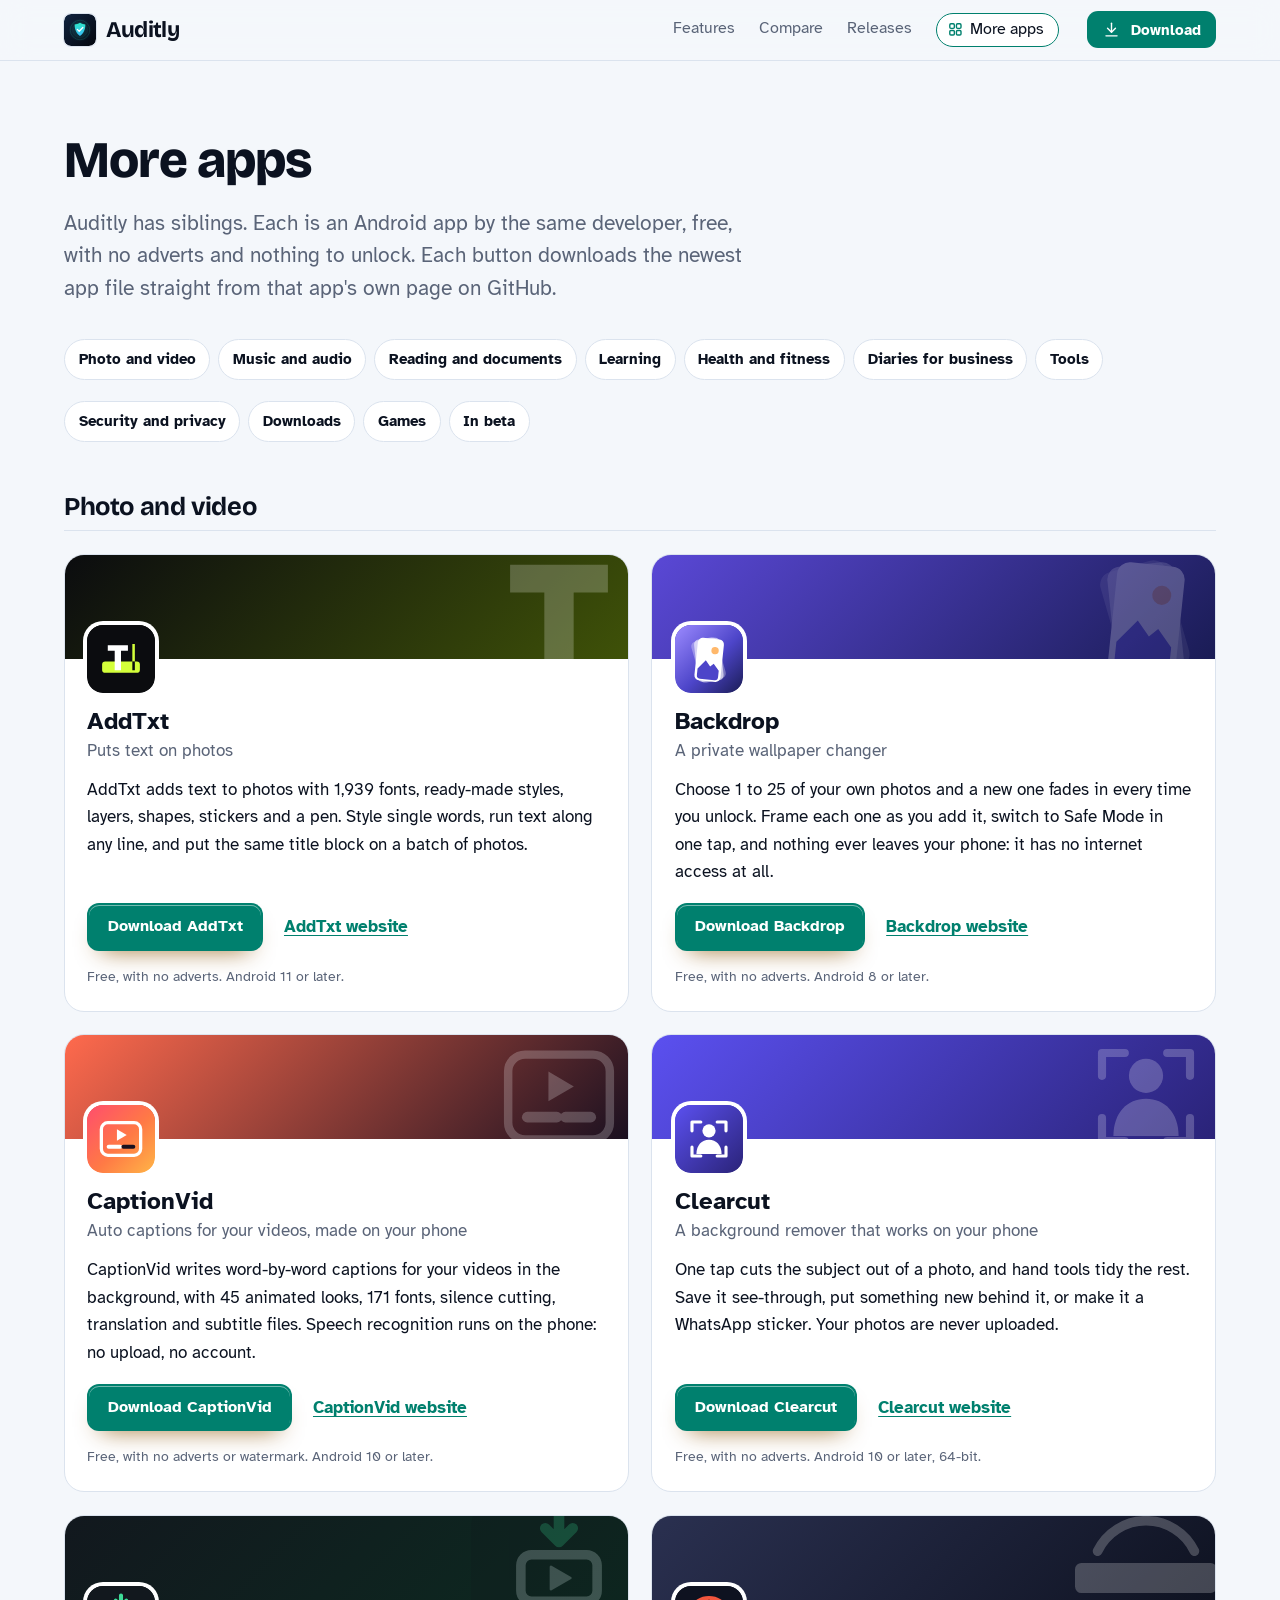
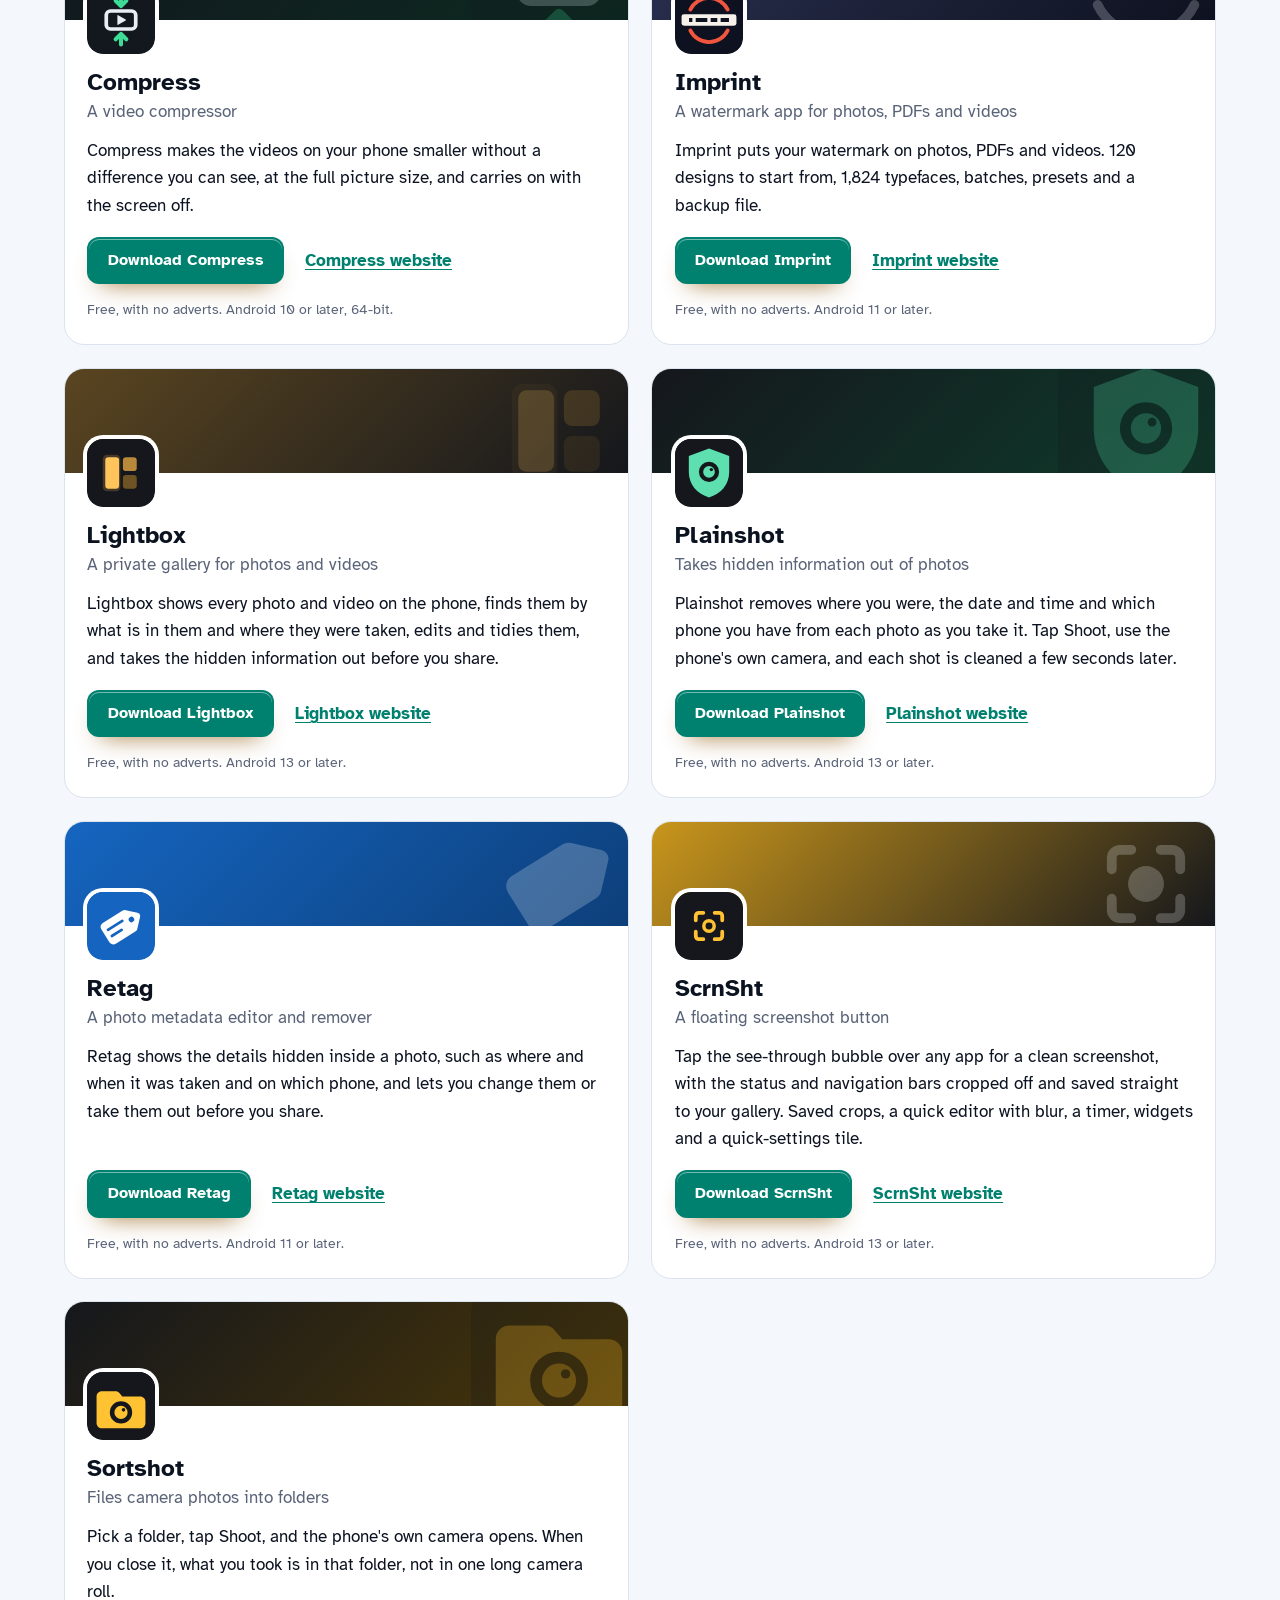
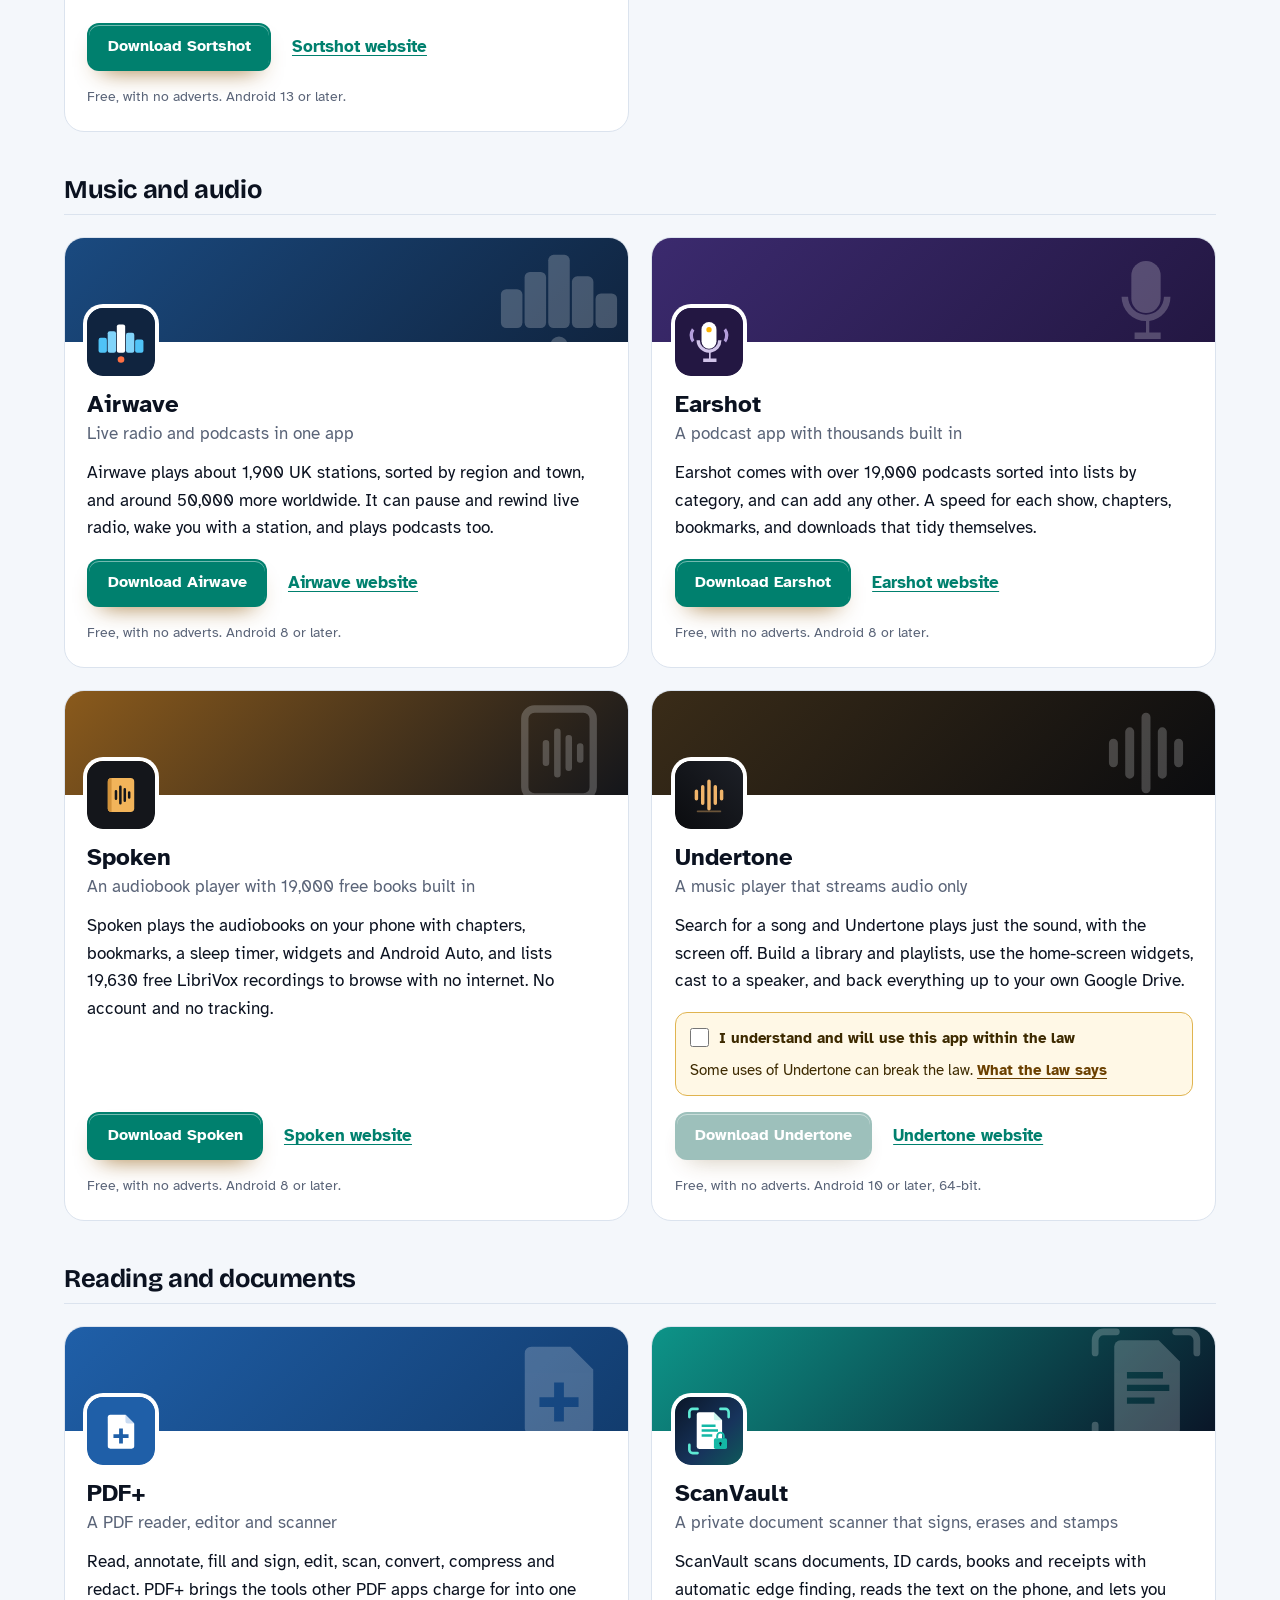
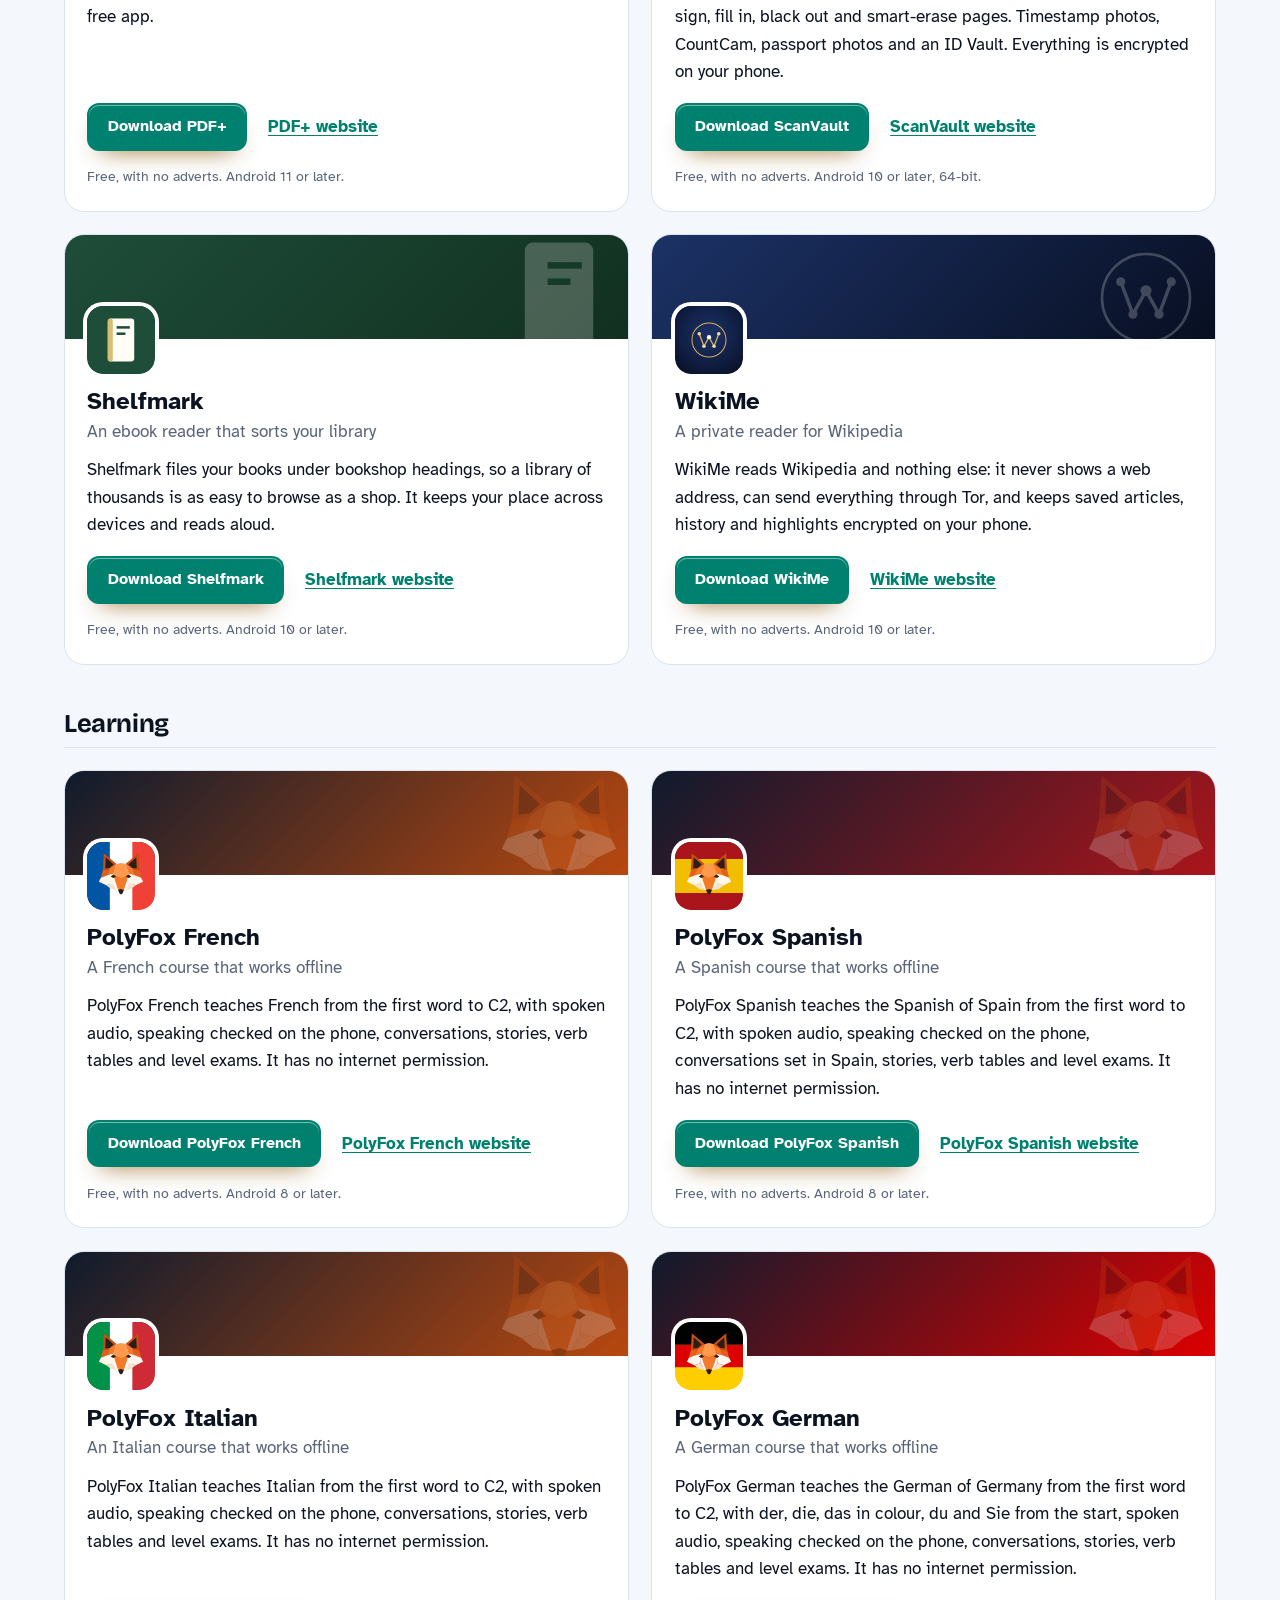
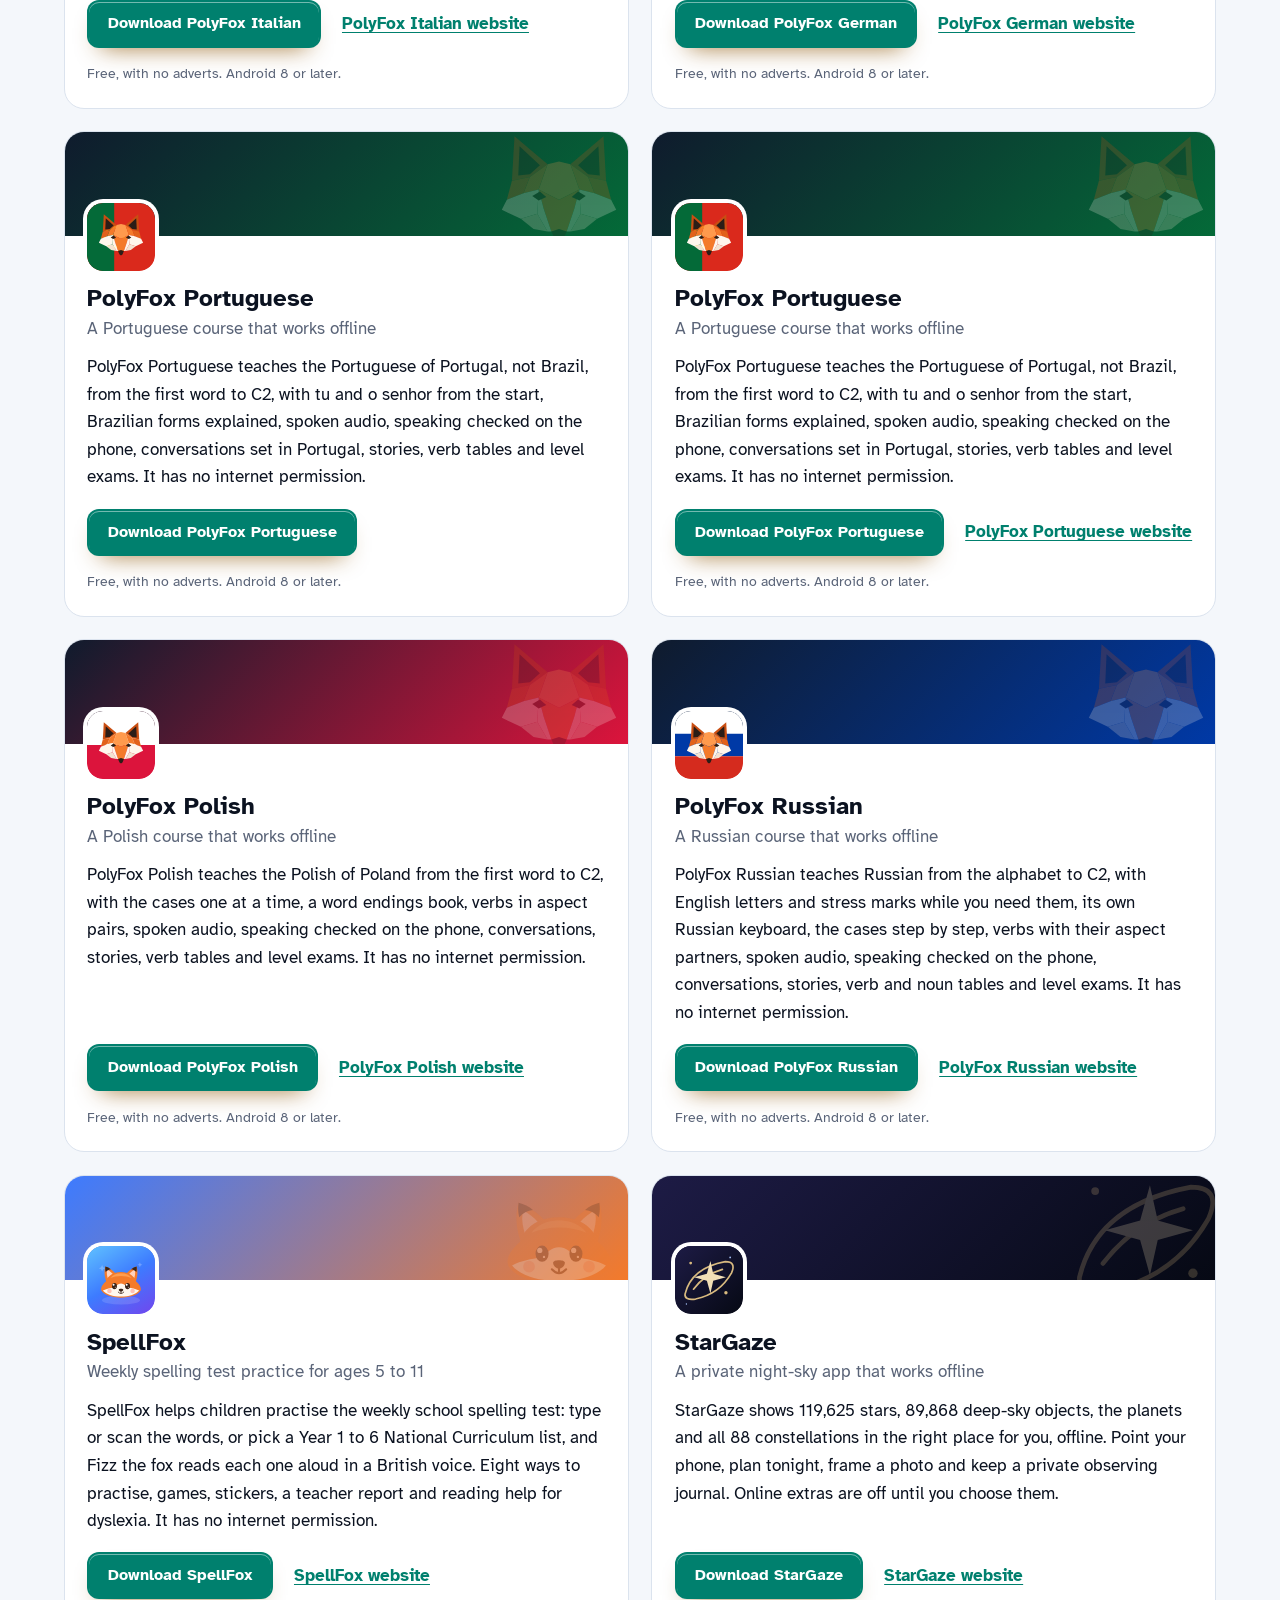
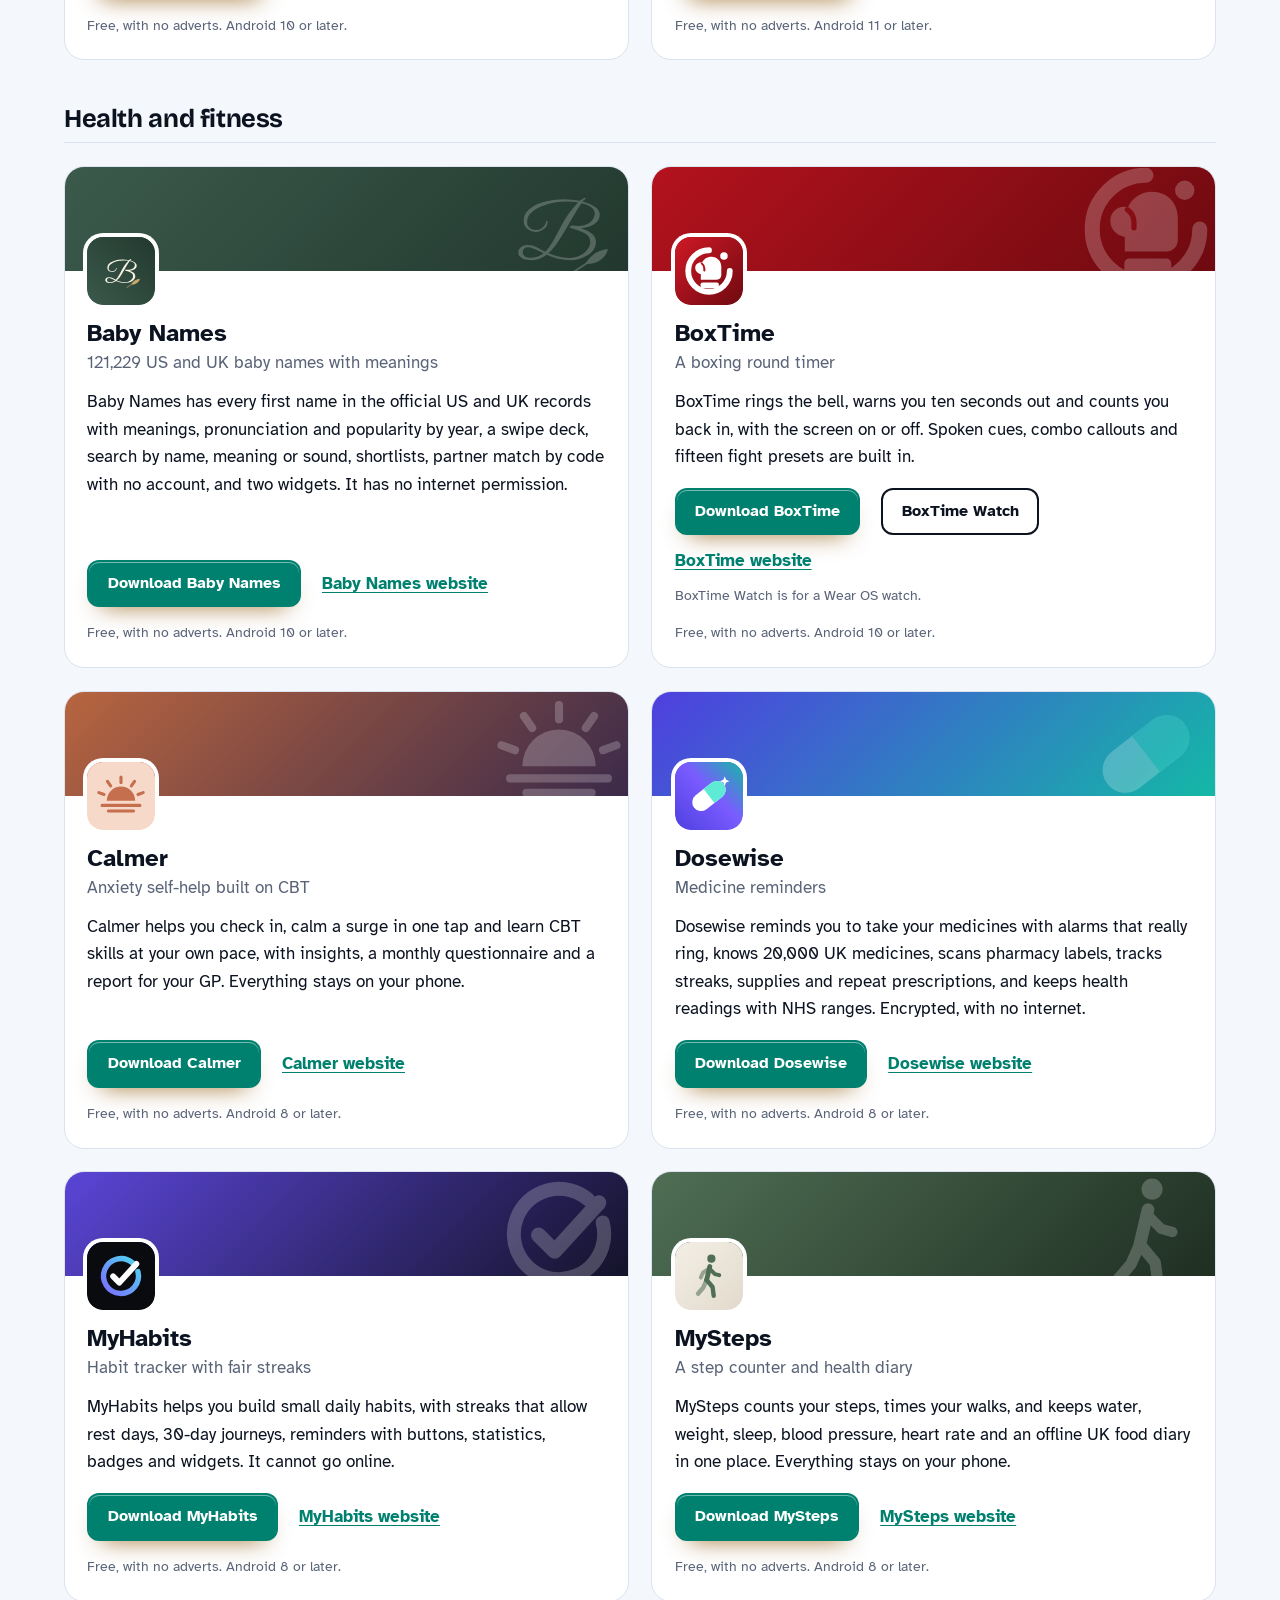
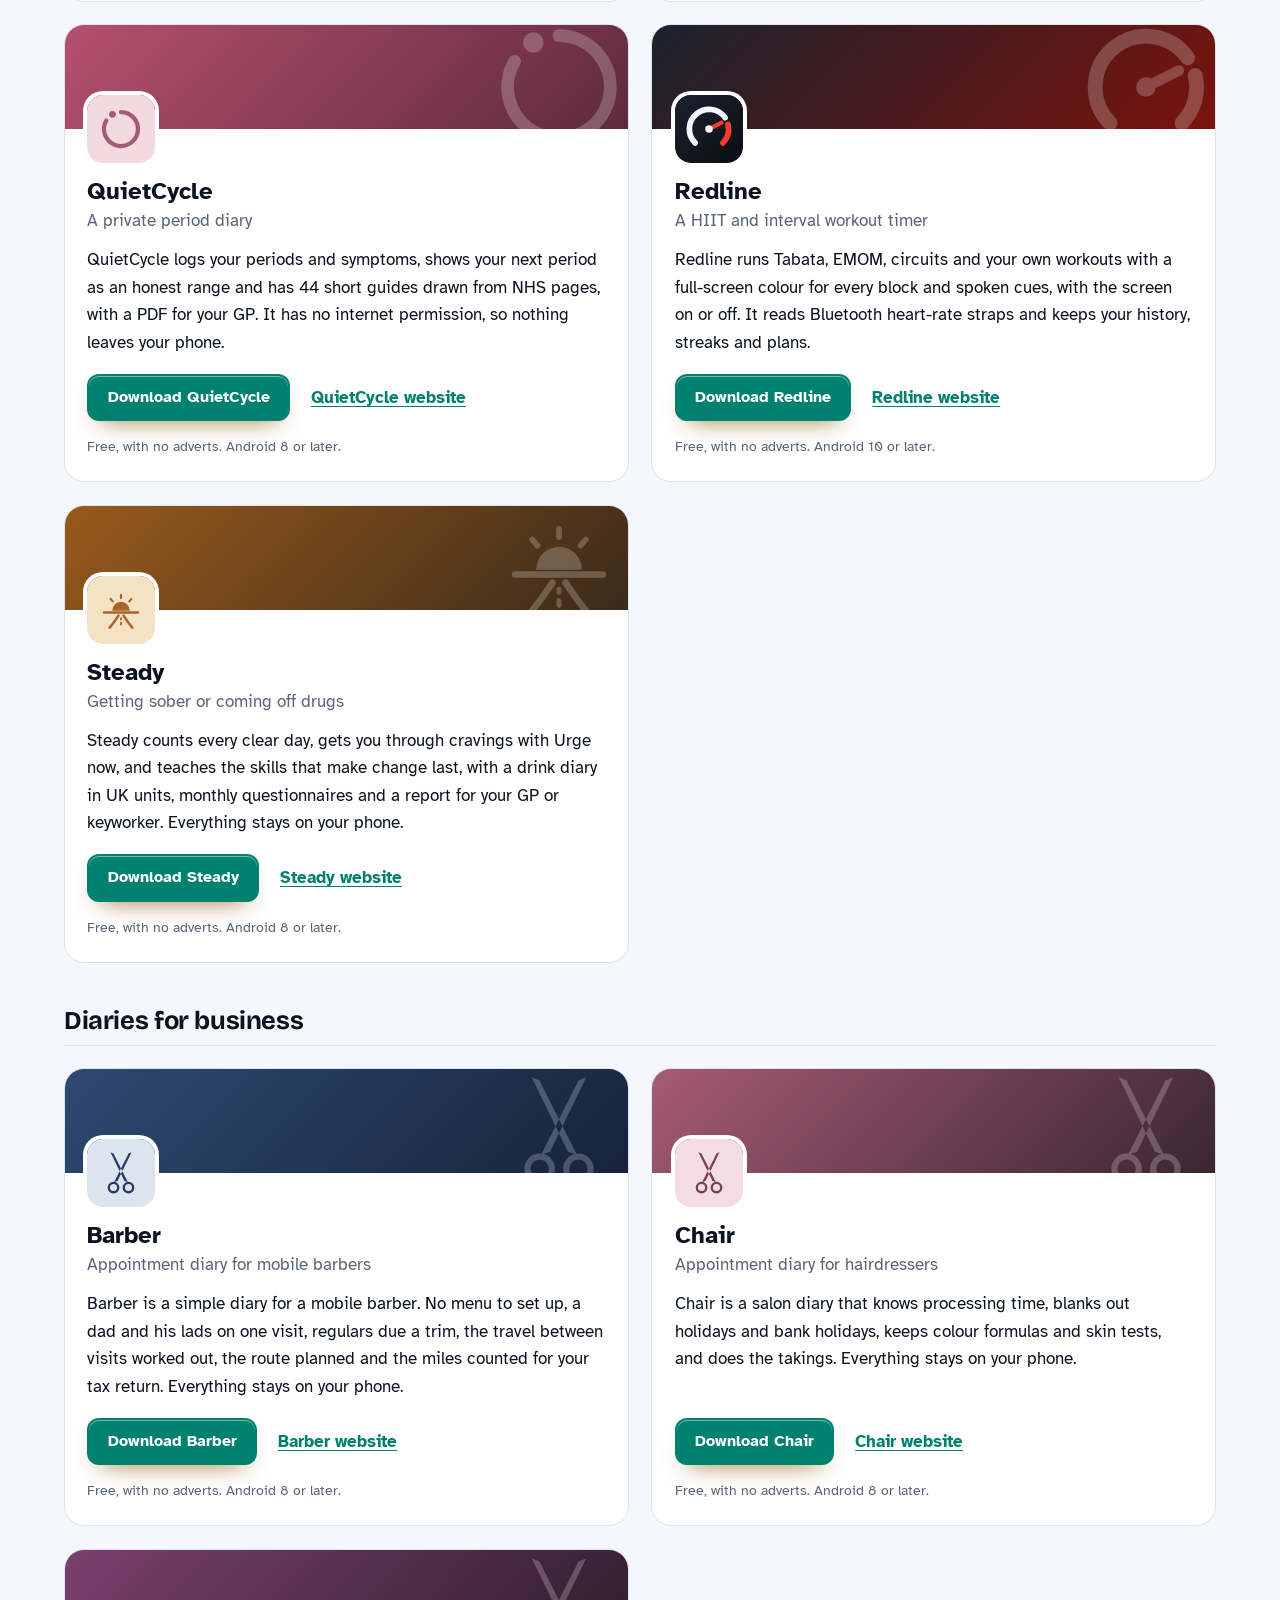
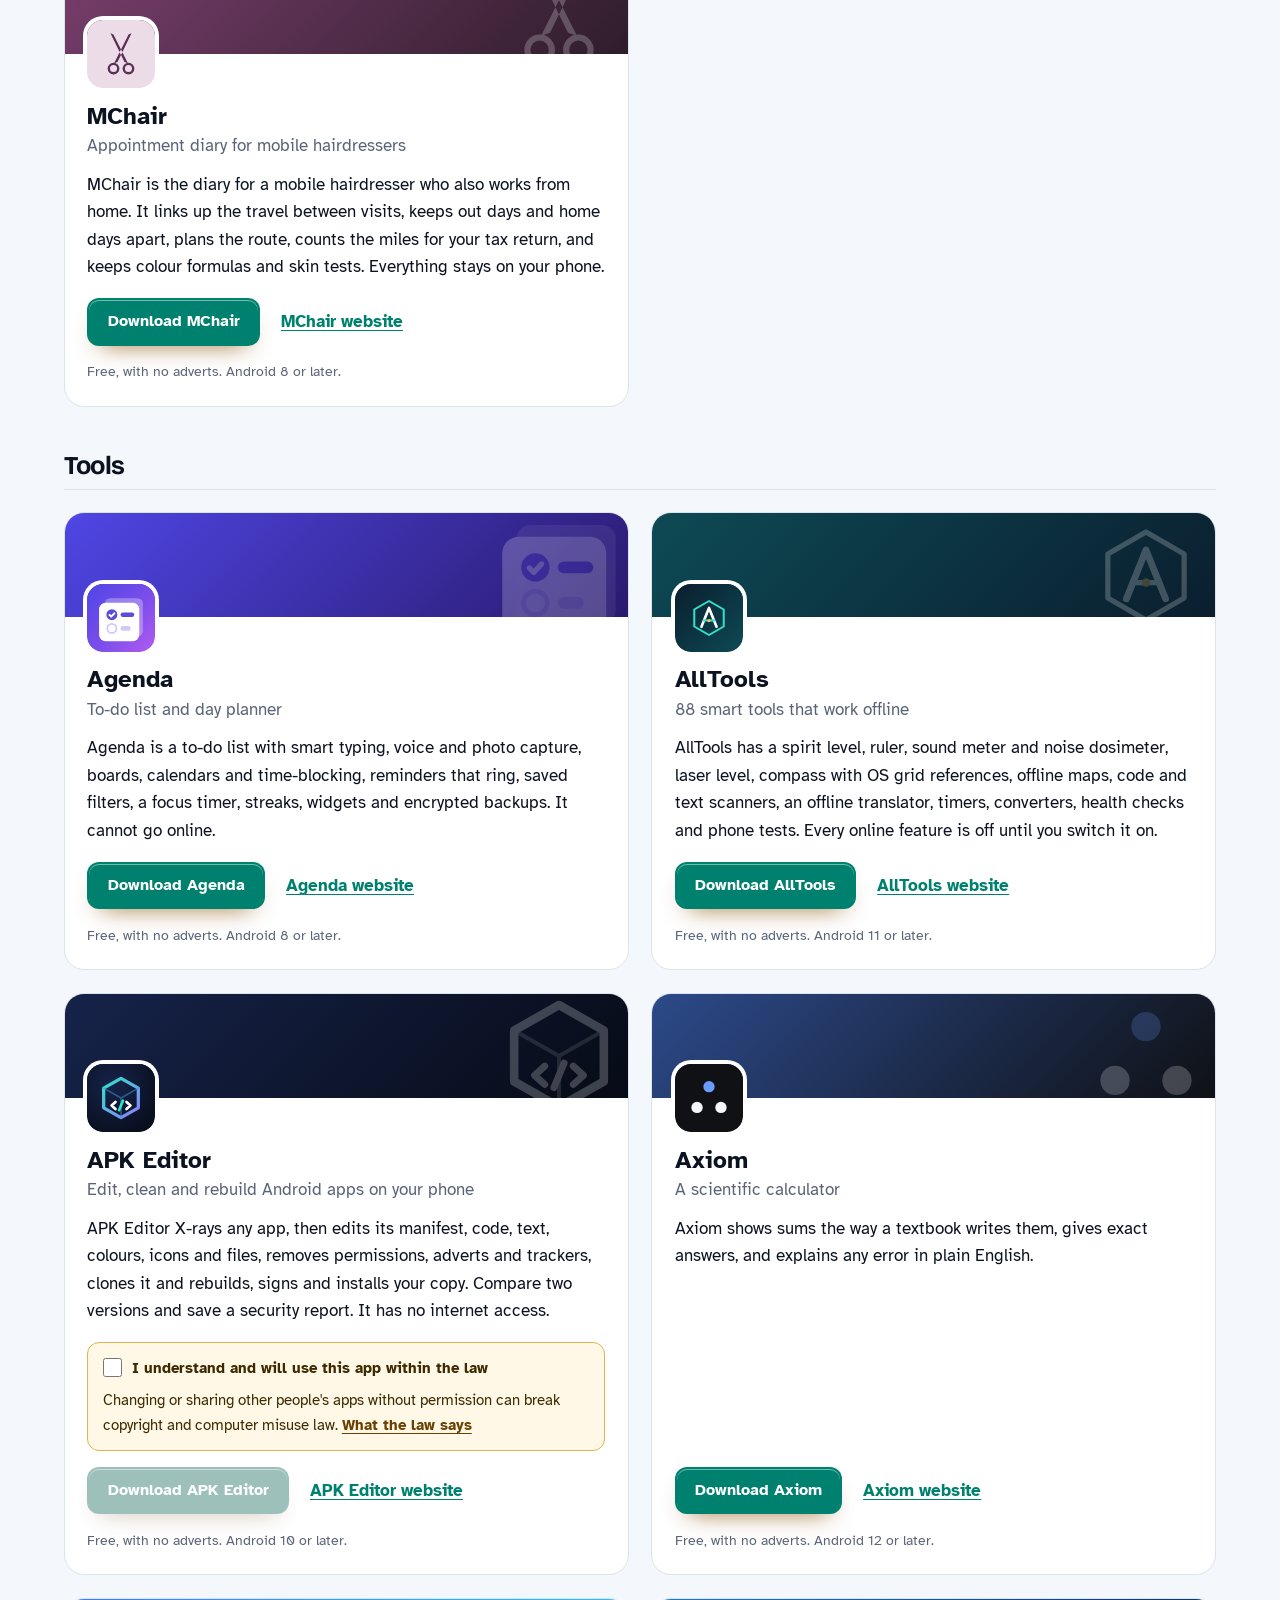
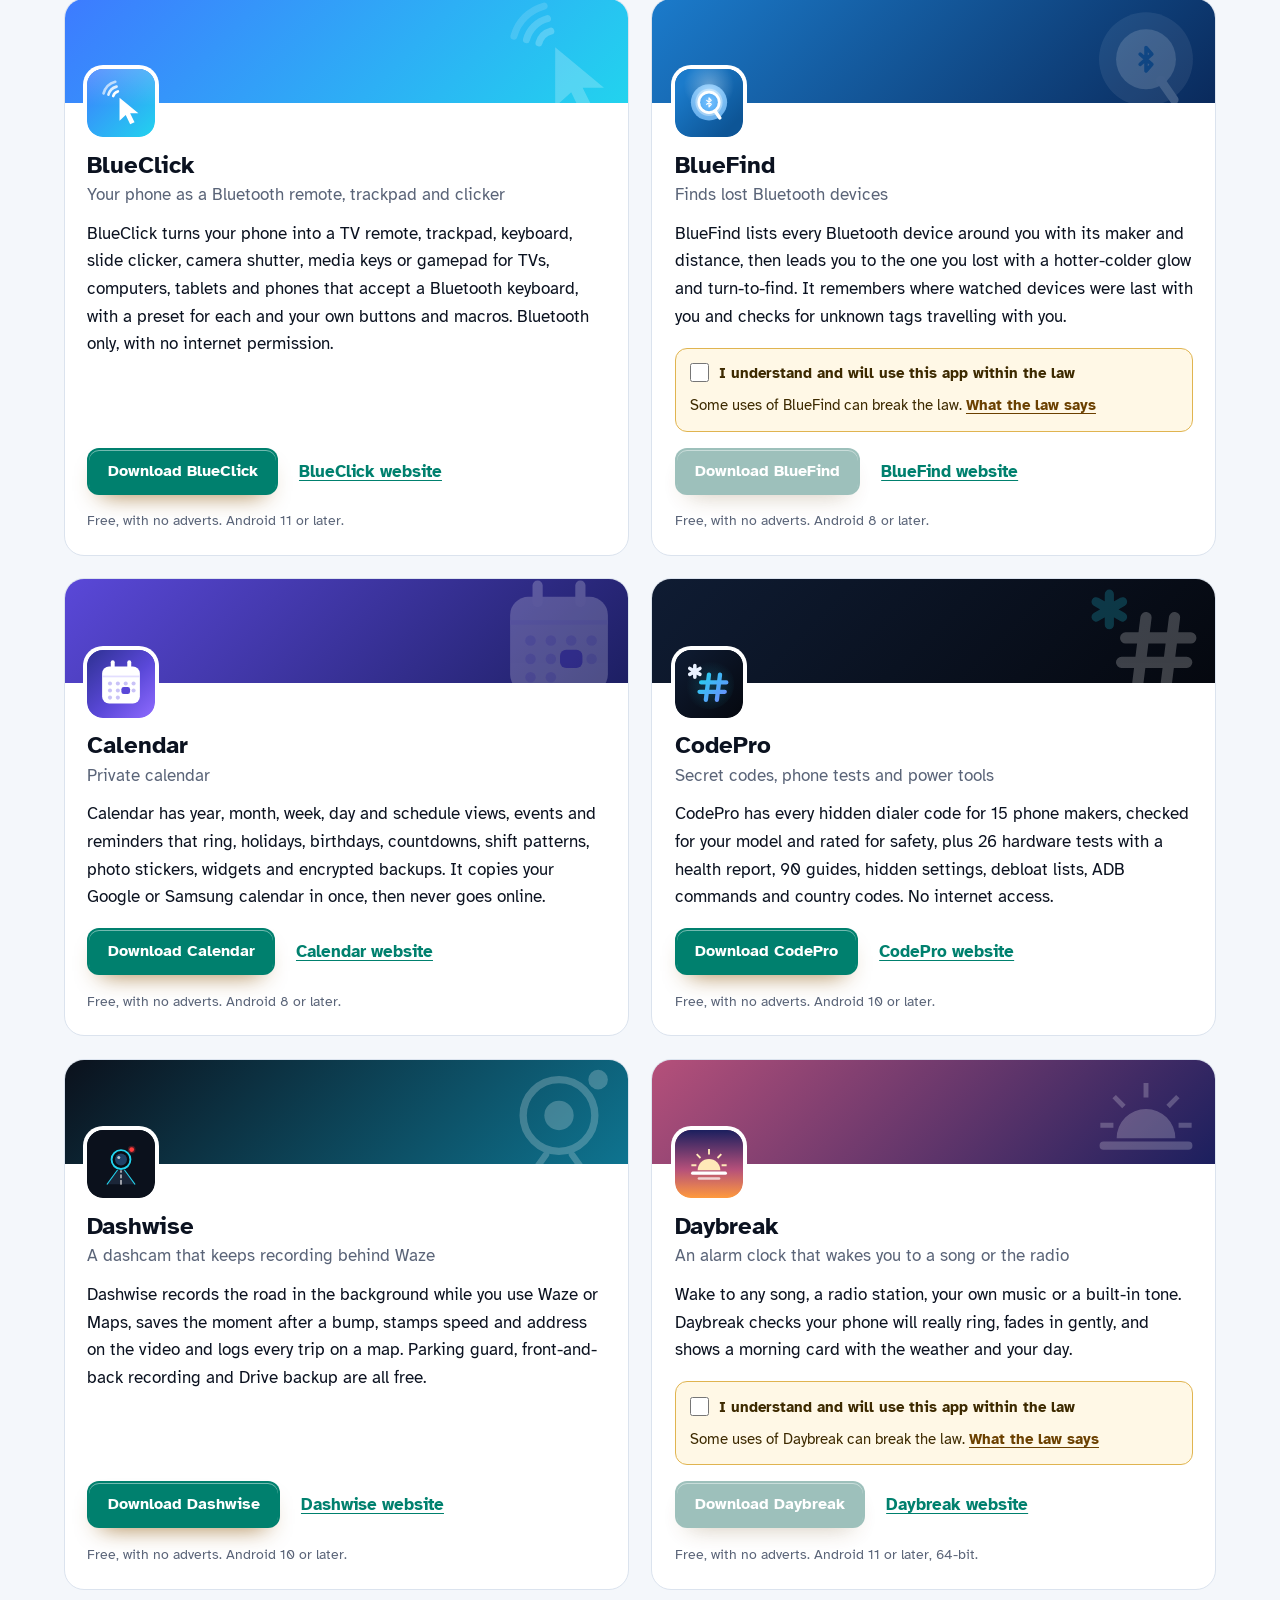
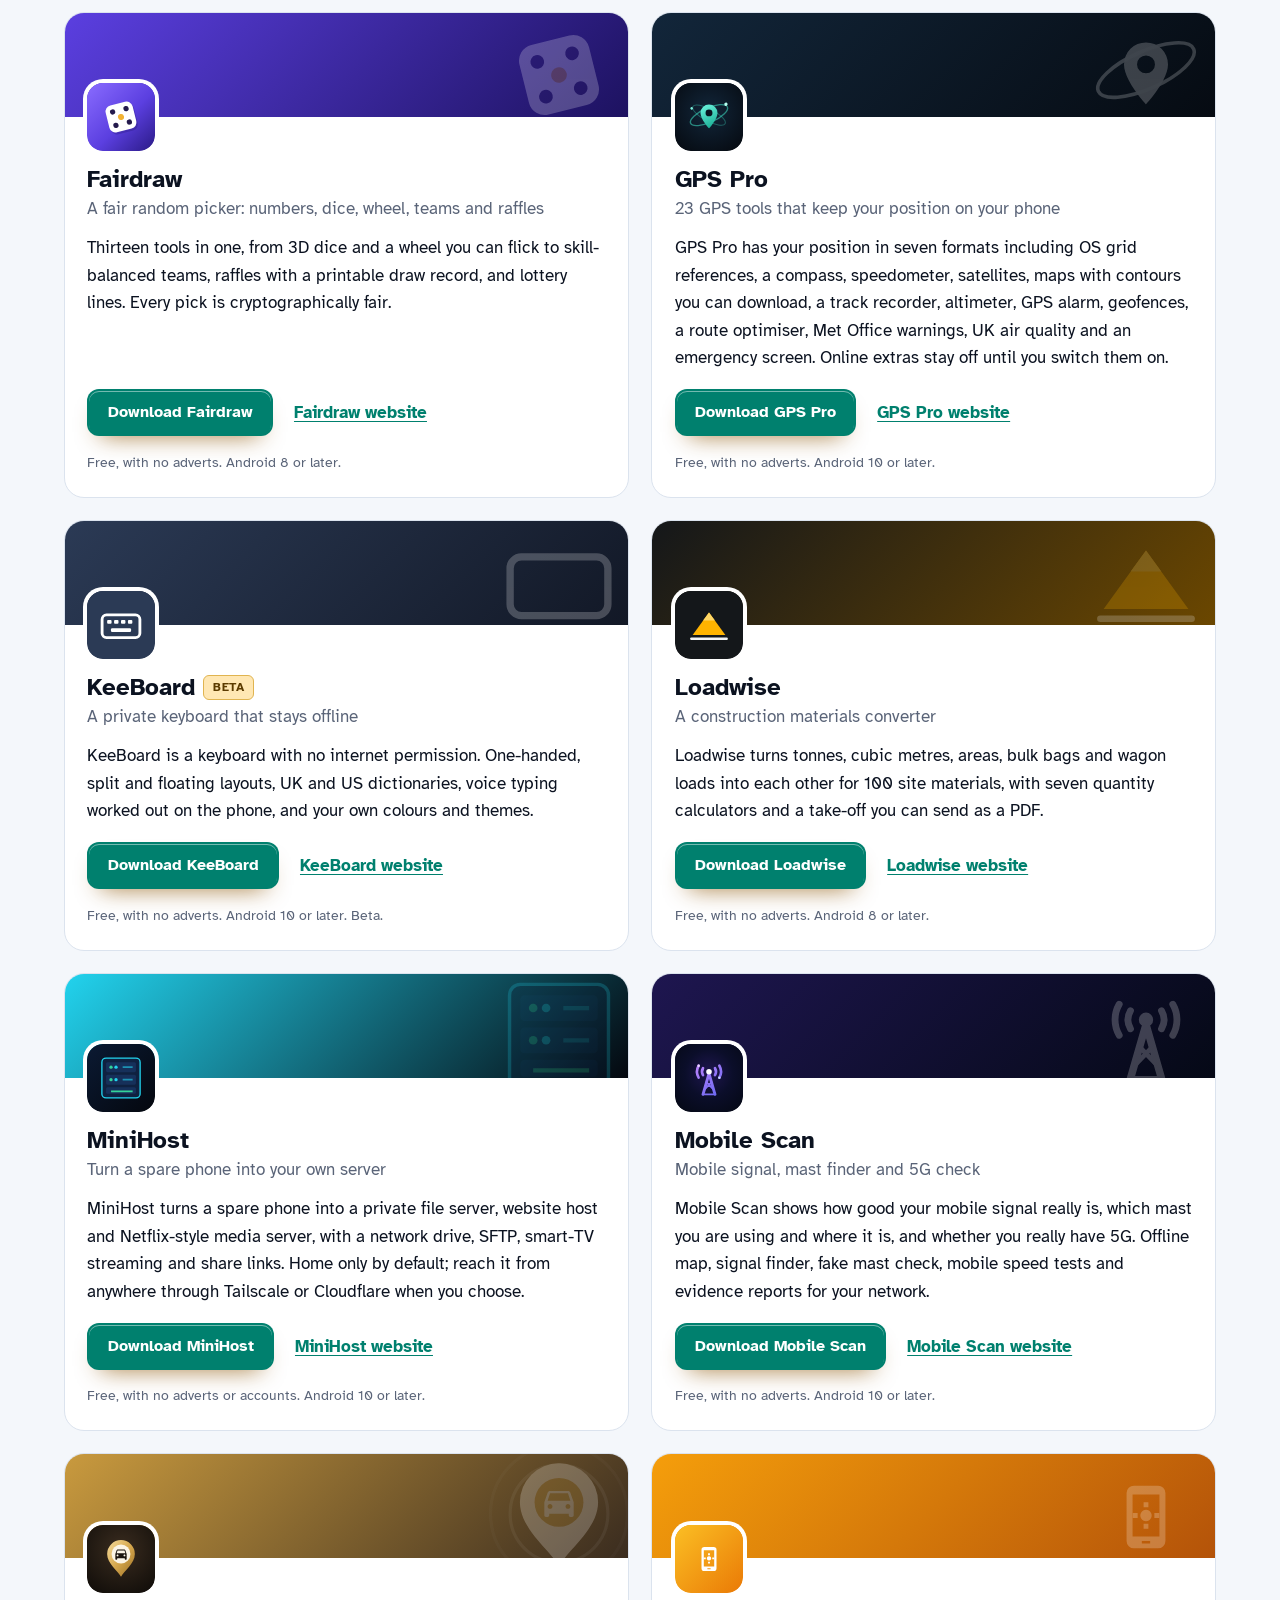
<file: more-apps.html>
<!DOCTYPE html>
<html lang="en-GB">
<head>
<meta charset="utf-8">
<meta name="viewport" content="width=device-width, initial-scale=1">
<title>More free Android apps from the maker of Auditly</title>
<meta name="description" content="All 99 free Android apps from the maker of Auditly, in one list by category, each with its download and a link to its website.">
<meta name="author" content="Jonathan Jackson">
<link rel="canonical" href="https://customgpter.github.io/auditly/more-apps.html">
<meta name="theme-color" content="#f4f7fb" media="(prefers-color-scheme: light)">
<meta name="theme-color" content="#060a13" media="(prefers-color-scheme: dark)">
<meta property="og:type" content="website">
<meta property="og:site_name" content="Auditly">
<meta property="og:title" content="More free Android apps from the maker of Auditly">
<meta property="og:description" content="All 99 free Android apps from the maker of Auditly, in one list by category, each with its download and a link to its website.">
<meta property="og:url" content="https://customgpter.github.io/auditly/more-apps.html">
<meta property="og:image" content="https://customgpter.github.io/auditly/assets/og.png">
<meta property="og:image:width" content="1200">
<meta property="og:image:height" content="630">
<meta property="og:image:alt" content="Auditly&#x27;s home screen: a privacy score of 59, grade D, with sensitive permissions, trackers and the top things to fix">
<meta property="og:locale" content="en_GB">
<meta name="twitter:card" content="summary_large_image">
<link rel="icon" href="./assets/favicon.svg" type="image/svg+xml">
<link rel="apple-touch-icon" href="./assets/apple-touch-icon.png">
<link rel="preload" href="./assets/fonts/bricolage-grotesque-latin.woff2" as="font" type="font/woff2" crossorigin>
<link rel="preload" href="./assets/fonts/atkinson-hyperlegible-latin-400-normal.woff2" as="font" type="font/woff2" crossorigin>
<link rel="stylesheet" href="./assets/site.css?v=1">
<link rel="stylesheet" href="./assets/house.css?v=1">
<script type="application/ld+json">{"@context":"https://schema.org","@type":"ItemList","name":"Apps from the maker of Auditly","url":"https://customgpter.github.io/auditly/more-apps.html","itemListElement":[{"@type":"ListItem","position":1,"name":"AddTxt","url":"https://customgpter.github.io/addtxt/"},{"@type":"ListItem","position":2,"name":"Backdrop","url":"https://customgpter.github.io/backdrop/"},{"@type":"ListItem","position":3,"name":"CaptionVid","url":"https://customgpter.github.io/captionvid/"},{"@type":"ListItem","position":4,"name":"Clearcut","url":"https://customgpter.github.io/clearcut/"},{"@type":"ListItem","position":5,"name":"Compress","url":"https://customgpter.github.io/compress/"},{"@type":"ListItem","position":6,"name":"Imprint","url":"https://customgpter.github.io/imprint/"},{"@type":"ListItem","position":7,"name":"Lightbox","url":"https://customgpter.github.io/lightbox/"},{"@type":"ListItem","position":8,"name":"Plainshot","url":"https://customgpter.github.io/plainshot/"},{"@type":"ListItem","position":9,"name":"Retag","url":"https://customgpter.github.io/retag/"},{"@type":"ListItem","position":10,"name":"ScrnSht","url":"https://customgpter.github.io/scrnsht/"},{"@type":"ListItem","position":11,"name":"Sortshot","url":"https://customgpter.github.io/sortshot/"},{"@type":"ListItem","position":12,"name":"Airwave","url":"https://customgpter.github.io/airwave/"},{"@type":"ListItem","position":13,"name":"Earshot","url":"https://customgpter.github.io/earshot/"},{"@type":"ListItem","position":14,"name":"Spoken","url":"https://customgpter.github.io/spoken/"},{"@type":"ListItem","position":15,"name":"Undertone","url":"https://customgpter.github.io/undertone/"},{"@type":"ListItem","position":16,"name":"PDF+","url":"https://customgpter.github.io/pdfplus/"},{"@type":"ListItem","position":17,"name":"ScanVault","url":"https://customgpter.github.io/scanvault/"},{"@type":"ListItem","position":18,"name":"Shelfmark","url":"https://customgpter.github.io/shelfmark/"},{"@type":"ListItem","position":19,"name":"WikiMe","url":"https://customgpter.github.io/wikime/"},{"@type":"ListItem","position":20,"name":"PolyFox French","url":"https://customgpter.github.io/polyfox/"},{"@type":"ListItem","position":21,"name":"PolyFox German","url":"https://customgpter.github.io/polyfox-german/"},{"@type":"ListItem","position":22,"name":"PolyFox Portuguese","url":"https://customgpter.github.io/polyfox-portuguese/"},{"@type":"ListItem","position":23,"name":"PolyFox Polish","url":"https://customgpter.github.io/polyfox-polish/"},{"@type":"ListItem","position":24,"name":"PolyFox Russian","url":"https://customgpter.github.io/polyfox-russian/"},{"@type":"ListItem","position":25,"name":"SpellFox","url":"https://customgpter.github.io/spellfox/"},{"@type":"ListItem","position":26,"name":"StarGaze","url":"https://customgpter.github.io/stargaze/"},{"@type":"ListItem","position":27,"name":"Baby Names","url":"https://customgpter.github.io/babynames/"},{"@type":"ListItem","position":28,"name":"BoxTime","url":"https://customgpter.github.io/boxtime/"},{"@type":"ListItem","position":29,"name":"Calmer","url":"https://customgpter.github.io/calmer/"},{"@type":"ListItem","position":30,"name":"Dosewise","url":"https://customgpter.github.io/dosewise/"},{"@type":"ListItem","position":31,"name":"MyHabits","url":"https://customgpter.github.io/myhabits/"},{"@type":"ListItem","position":32,"name":"MySteps","url":"https://customgpter.github.io/mysteps/"},{"@type":"ListItem","position":33,"name":"QuietCycle","url":"https://customgpter.github.io/quietcycle/"},{"@type":"ListItem","position":34,"name":"Redline","url":"https://customgpter.github.io/redline/"},{"@type":"ListItem","position":35,"name":"Steady","url":"https://customgpter.github.io/steady/"},{"@type":"ListItem","position":36,"name":"Barber","url":"https://customgpter.github.io/barber/"},{"@type":"ListItem","position":37,"name":"Chair","url":"https://customgpter.github.io/chair/"},{"@type":"ListItem","position":38,"name":"MChair","url":"https://customgpter.github.io/mchair/"},{"@type":"ListItem","position":39,"name":"Agenda","url":"https://customgpter.github.io/agenda/"},{"@type":"ListItem","position":40,"name":"AllTools","url":"https://customgpter.github.io/alltools/"},{"@type":"ListItem","position":41,"name":"APK Editor","url":"https://customgpter.github.io/apkeditor/"},{"@type":"ListItem","position":42,"name":"Axiom","url":"https://customgpter.github.io/axiom/"},{"@type":"ListItem","position":43,"name":"BlueClick","url":"https://customgpter.github.io/blueclick/"},{"@type":"ListItem","position":44,"name":"BlueFind","url":"https://customgpter.github.io/bluefind/"},{"@type":"ListItem","position":45,"name":"Calendar","url":"https://customgpter.github.io/calendar/"},{"@type":"ListItem","position":46,"name":"CodePro","url":"https://customgpter.github.io/codepro/"},{"@type":"ListItem","position":47,"name":"Dashwise","url":"https://customgpter.github.io/dashwise/"},{"@type":"ListItem","position":48,"name":"Daybreak","url":"https://customgpter.github.io/daybreak/"},{"@type":"ListItem","position":49,"name":"Fairdraw","url":"https://customgpter.github.io/fairdraw/"},{"@type":"ListItem","position":50,"name":"GPS Pro","url":"https://customgpter.github.io/gpspro/"},{"@type":"ListItem","position":51,"name":"KeeBoard","url":"https://customgpter.github.io/keeboard/"},{"@type":"ListItem","position":52,"name":"Loadwise","url":"https://customgpter.github.io/loadwise/"},{"@type":"ListItem","position":53,"name":"MiniHost","url":"https://customgpter.github.io/minihost/"},{"@type":"ListItem","position":54,"name":"Mobile Scan","url":"https://customgpter.github.io/mobilescan/"},{"@type":"ListItem","position":55,"name":"Parkwise","url":"https://customgpter.github.io/parkwise/"},{"@type":"ListItem","position":56,"name":"Pocketmind","url":"https://customgpter.github.io/pocketmind/"},{"@type":"ListItem","position":57,"name":"Refine","url":"https://customgpter.github.io/refine/"},{"@type":"ListItem","position":58,"name":"Shiftwise","url":"https://customgpter.github.io/shiftwise/"},{"@type":"ListItem","position":59,"name":"SimpleCalc","url":"https://customgpter.github.io/simplecalc/"},{"@type":"ListItem","position":60,"name":"Skyline","url":"https://customgpter.github.io/skyline/"},{"@type":"ListItem","position":61,"name":"Slipway","url":"https://customgpter.github.io/slipway/"},{"@type":"ListItem","position":62,"name":"Tagger","url":"https://customgpter.github.io/tagger/"},{"@type":"ListItem","position":63,"name":"TotalClean","url":"https://customgpter.github.io/totalclean/"},{"@type":"ListItem","position":64,"name":"TVLink","url":"https://customgpter.github.io/tvlink/"},{"@type":"ListItem","position":65,"name":"Unbox","url":"https://customgpter.github.io/unbox/"},{"@type":"ListItem","position":66,"name":"WhatsKeep","url":"https://customgpter.github.io/whatskeep/"},{"@type":"ListItem","position":67,"name":"WiFi Scan","url":"https://customgpter.github.io/wifiscan/"},{"@type":"ListItem","position":68,"name":"Auditly","url":"https://customgpter.github.io/auditly/"},{"@type":"ListItem","position":69,"name":"Backchannel","url":"https://customgpter.github.io/backchannel/"},{"@type":"ListItem","position":70,"name":"ENotes","url":"https://customgpter.github.io/enotes/"},{"@type":"ListItem","position":71,"name":"FindMe","url":"https://customgpter.github.io/findme/"},{"@type":"ListItem","position":72,"name":"iLock","url":"https://customgpter.github.io/ilock/"},{"@type":"ListItem","position":73,"name":"ImSafe","url":"https://customgpter.github.io/imsafe/"},{"@type":"ListItem","position":74,"name":"IShred","url":"https://customgpter.github.io/ishred/"},{"@type":"ListItem","position":75,"name":"LockBox","url":"https://customgpter.github.io/lockbox/"},{"@type":"ListItem","position":76,"name":"PassVault","url":"https://customgpter.github.io/passvault/"},{"@type":"ListItem","position":77,"name":"SpyFind","url":"https://customgpter.github.io/spyfind/"},{"@type":"ListItem","position":78,"name":"TextWipe","url":"https://customgpter.github.io/textwipe/"},{"@type":"ListItem","position":79,"name":"Tracewire","url":"https://customgpter.github.io/tracewire/"},{"@type":"ListItem","position":80,"name":"Vigil","url":"https://customgpter.github.io/vigil/"},{"@type":"ListItem","position":81,"name":"Grab","url":"https://customgpter.github.io/grab/"},{"@type":"ListItem","position":82,"name":"Swarm","url":"https://customgpter.github.io/swarm/"},{"@type":"ListItem","position":83,"name":"Plane Games","url":"https://customgpter.github.io/plane-games/"},{"@type":"ListItem","position":84,"name":"Ninefold","url":"https://customgpter.github.io/ninefold/"},{"@type":"ListItem","position":85,"name":"Cubewise","url":"https://customgpter.github.io/cubewise/"},{"@type":"ListItem","position":86,"name":"Tilewise","url":"https://customgpter.github.io/tilewise/"},{"@type":"ListItem","position":87,"name":"Letterwise","url":"https://customgpter.github.io/letterwise/"},{"@type":"ListItem","position":88,"name":"Kingside","url":"https://customgpter.github.io/kingside/"},{"@type":"ListItem","position":89,"name":"Deckhand","url":"https://customgpter.github.io/deckhand/"},{"@type":"ListItem","position":90,"name":"SNESForge","url":"https://customgpter.github.io/snesforge/"},{"@type":"ListItem","position":91,"name":"Fame Boy","url":"https://customgpter.github.io/fameboy/"},{"@type":"ListItem","position":92,"name":"PSPPro","url":"https://customgpter.github.io/psppro/"},{"@type":"ListItem","position":93,"name":"MegaGen","url":"https://customgpter.github.io/megagen/"},{"@type":"ListItem","position":94,"name":"QVR","url":"https://customgpter.github.io/qvr/"},{"@type":"ListItem","position":95,"name":"QVR Watch","url":"https://customgpter.github.io/qvr-watch/"},{"@type":"ListItem","position":96,"name":"QVRLite","url":"https://customgpter.github.io/qvrlite/"},{"@type":"ListItem","position":97,"name":"Onionz","url":"https://customgpter.github.io/onionz/"},{"@type":"ListItem","position":98,"name":"OnionzWeb","url":"https://customgpter.github.io/onionzweb/"}]}</script>
<link rel="stylesheet" href="./assets/apps-list.css?v=1">
<script src="./assets/apps-list.js?v=1" defer></script>
</head>
<body>
<a class="skip" href="#main">Skip to content</a>
<header class="masthead">
<div class="wrap">
<a class="brand" href="./" aria-label="Auditly home"><svg viewBox="0 0 108 108" aria-hidden="true"><defs><linearGradient id="aubg" x1="0" y1="0" x2="1" y2="1"><stop offset="0" stop-color="#10233F"/><stop offset="1" stop-color="#04070E"/></linearGradient><radialGradient id="augl" cx="50%" cy="50%" r="50%"><stop offset="0" stop-color="#2EE6C5" stop-opacity=".22"/><stop offset="1" stop-color="#2EE6C5" stop-opacity="0"/></radialGradient><linearGradient id="aush" x1="0" y1="0" x2="0" y2="1"><stop offset="0" stop-color="#2EE6C5"/><stop offset="1" stop-color="#38BDF8"/></linearGradient></defs><rect width="108" height="108" rx="24" fill="url(#aubg)"/><circle cx="54" cy="54" r="40" fill="url(#augl)"/><circle cx="54" cy="54" r="33" fill="none" stroke="#2EE6C5" stroke-opacity=".35" stroke-width="1.4"/><circle cx="54" cy="54" r="25" fill="none" stroke="#2EE6C5" stroke-opacity=".18" stroke-width="1.2"/><g transform="translate(54 52) scale(1.2) translate(-54 -51.5)"><path d="M54 33C59.5 36 65 37.4 69 37.4C69.4 52.5 63.4 62.5 54 70C44.6 62.5 38.6 52.5 39 37.4C43 37.4 48.5 36 54 33Z" fill="url(#aush)"/><path d="M46.5 51.5L51.8 56.8L62 46" fill="none" stroke="#fff" stroke-width="3.6" stroke-linecap="round" stroke-linejoin="round"/></g></svg><span>Auditly</span></a>
<nav aria-label="Main"><ul><li><a href="./#features">Features</a></li><li><a href="./compare.html">Compare</a></li><li><a href="./releases.html">Releases</a></li><li><a class="more-apps" href="./more-apps.html" aria-current="page"><svg class="ico" viewBox="0 0 24 24" aria-hidden="true"><rect x="4" y="4" width="6.5" height="6.5" rx="1.6"/><rect x="13.5" y="4" width="6.5" height="6.5" rx="1.6"/><rect x="4" y="13.5" width="6.5" height="6.5" rx="1.6"/><rect x="13.5" y="13.5" width="6.5" height="6.5" rx="1.6"/></svg>More apps</a></li></ul></nav>
<a class="button small" href="https://github.com/CustomGPTer/auditly/releases/latest/download/Auditly.apk"><svg class="ico" viewBox="0 0 24 24" aria-hidden="true"><path d="M12 4v11"/><path d="M7 10.5l5 5 5-5"/><path d="M5 20h14"/></svg>Download</a>
</div>
</header>
<main id="main" class="doc">
<div class="wrap">
<div class="measure">
<h1>More apps</h1>
<p class="lede">Auditly has siblings. Each is an Android app by the same developer, free, with no adverts and nothing to unlock. Each button downloads the newest app file straight from that app's own page on GitHub.</p>
</div>
<!-- apps:start -->
<nav class="mapps-jump" aria-label="App groups"><ul><li><a href="#apps-photo">Photo and video</a></li><li><a href="#apps-audio">Music and audio</a></li><li><a href="#apps-reading">Reading and documents</a></li><li><a href="#apps-learning">Learning</a></li><li><a href="#apps-health">Health and fitness</a></li><li><a href="#apps-diaries">Diaries for business</a></li><li><a href="#apps-tools">Tools</a></li><li><a href="#apps-security">Security and privacy</a></li><li><a href="#apps-downloads">Downloads</a></li><li><a href="#apps-games">Games</a></li><li><a href="#apps-testing">In beta</a></li></ul></nav>
<div class="mapps-group" role="group" aria-labelledby="apps-photo"><h2 class="mapps-cat" id="apps-photo">Photo and video</h2>
<ul class="mapps"><li class="mapp" style="--b:#0b0c0f;--b2:#3f5208"><div class="mapp-cover" aria-hidden="true"><svg viewBox="0 0 108 108"><path fill="#fff" d="M24 22h60v17H63v49H45V39H24z"/></svg></div><div class="mapp-body"><svg class="mapp-icon" viewBox="0 0 108 108" aria-hidden="true"><rect width="108" height="108" rx="24" fill="#0b0c0f"/><path fill="#d4ff3a" d="M29 58h50a5 5 0 0 1 5 5v8a5 5 0 0 1-5 5H29a5 5 0 0 1-5-5v-8a5 5 0 0 1 5-5z"/><path fill="#fff" d="M33 32h32v9H54v31H44V41H33z"/><path fill="#d4ff3a" d="M72 30h4v28h-4z"/><path fill="#0b0c0f" d="M72 58h4v14h-4z"/></svg><h3>AddTxt</h3><p class="mapp-kind">Puts text on photos</p><p class="mapp-say">AddTxt adds text to photos with 1,939 fonts, ready-made styles, layers, shapes, stickers and a pen. Style single words, run text along any line, and put the same title block on a batch of photos.</p><p class="mapp-go"><a class="button" href="https://github.com/CustomGPTer/addtxt/releases/latest/download/AddTxt.apk">Download AddTxt</a><a class="mapp-site" href="https://customgpter.github.io/addtxt/">AddTxt website</a></p><p class="mapp-needs">Free, with no adverts. Android 11 or later.</p></div></li>
<li class="mapp" style="--b:#5a48d6;--b2:#1a1c55"><div class="mapp-cover" aria-hidden="true"><svg viewBox="0 0 108 108"><g transform="translate(54 58) scale(1.3) translate(-54 -58)"><rect x="38" y="30" width="32" height="52" rx="6" fill="#fff" fill-opacity=".3" transform="rotate(-16 54 58)"/><rect x="38" y="30" width="32" height="52" rx="6" fill="#fff" fill-opacity=".6" transform="rotate(-6 54 58)"/><g transform="rotate(6 54 58)"><rect x="38" y="30" width="32" height="52" rx="6" fill="#fff"/><path d="M41 68l9-11 6 7 4-4 7 8v8a4 4 0 0 1-4 4H45a4 4 0 0 1-4-4z" fill="#4d45c9"/><circle cx="60" cy="44" r="4.5" fill="#FFB86B"/></g></g></svg></div><div class="mapp-body"><svg class="mapp-icon" viewBox="0 0 108 108" aria-hidden="true"><defs><linearGradient id="i-backdrop-mapp-cc" x1="0" y1="0" x2="1" y2="1"><stop offset="0" stop-color="#9c8bff"/><stop offset=".55" stop-color="#4d45c9"/><stop offset="1" stop-color="#1a1c55"/></linearGradient></defs><rect width="108" height="108" rx="24" fill="url(#i-backdrop-mapp-cc)"/><g transform="translate(54 58) scale(1.3) translate(-54 -58)"><rect x="38" y="30" width="32" height="52" rx="6" fill="#fff" fill-opacity=".3" transform="rotate(-16 54 58)"/><rect x="38" y="30" width="32" height="52" rx="6" fill="#fff" fill-opacity=".6" transform="rotate(-6 54 58)"/><g transform="rotate(6 54 58)"><rect x="38" y="30" width="32" height="52" rx="6" fill="#fff"/><path d="M41 68l9-11 6 7 4-4 7 8v8a4 4 0 0 1-4 4H45a4 4 0 0 1-4-4z" fill="#4d45c9"/><circle cx="60" cy="44" r="4.5" fill="#FFB86B"/></g></g></svg><h3>Backdrop</h3><p class="mapp-kind">A private wallpaper changer</p><p class="mapp-say">Choose 1 to 25 of your own photos and a new one fades in every time you unlock. Frame each one as you add it, switch to Safe Mode in one tap, and nothing ever leaves your phone: it has no internet access at all.</p><p class="mapp-go"><a class="button" href="https://github.com/CustomGPTer/backdrop/releases/latest/download/Backdrop.apk">Download Backdrop</a><a class="mapp-site" href="https://customgpter.github.io/backdrop/">Backdrop website</a></p><p class="mapp-needs">Free, with no adverts. Android 8 or later.</p></div></li>
<li class="mapp" style="--b:#ff6a4d;--b2:#1a1020"><div class="mapp-cover" aria-hidden="true"><svg viewBox="0 0 108 108"><g transform="translate(54 54) scale(1.3) translate(-54 -54)"><path d="M38,34 h32 a8,8 0 0 1 8,8 v24 a8,8 0 0 1 -8,8 h-32 a8,8 0 0 1 -8,-8 v-24 a8,8 0 0 1 8,-8 z" fill="none" stroke="#fff" stroke-width="4"/><path d="M49,42 L61,49 L49,56 Z" fill="#fff"/><path d="M39,61 h14 a2.5,2.5 0 0 1 0,5 h-14 a2.5,2.5 0 0 1 0,-5 z" fill="#fff"/><path d="M57,61 h12 a2.5,2.5 0 0 1 0,5 h-12 a2.5,2.5 0 0 1 0,-5 z" fill="#ffffff"/></g></svg></div><div class="mapp-body"><svg class="mapp-icon" viewBox="0 0 108 108" aria-hidden="true"><defs><linearGradient id="i-captionvid-cvbg" x1="0" y1="0" x2="1" y2="1"><stop offset="0" stop-color="#ff4d6d"/><stop offset=".55" stop-color="#ff7a45"/><stop offset="1" stop-color="#ffb547"/></linearGradient></defs><rect width="108" height="108" rx="24" fill="url(#i-captionvid-cvbg)"/><g transform="translate(54 54) scale(1.3) translate(-54 -54)"><path d="M38,34 h32 a8,8 0 0 1 8,8 v24 a8,8 0 0 1 -8,8 h-32 a8,8 0 0 1 -8,-8 v-24 a8,8 0 0 1 8,-8 z" fill="none" stroke="#fff" stroke-width="4"/><path d="M49,42 L61,49 L49,56 Z" fill="#fff"/><path d="M39,61 h14 a2.5,2.5 0 0 1 0,5 h-14 a2.5,2.5 0 0 1 0,-5 z" fill="#fff"/><path d="M57,61 h12 a2.5,2.5 0 0 1 0,5 h-12 a2.5,2.5 0 0 1 0,-5 z" fill="#1a1020"/></g></svg><h3>CaptionVid</h3><p class="mapp-kind">Auto captions for your videos, made on your phone</p><p class="mapp-say">CaptionVid writes word-by-word captions for your videos in the background, with 45 animated looks, 171 fonts, silence cutting, translation and subtitle files. Speech recognition runs on the phone: no upload, no account.</p><p class="mapp-go"><a class="button" href="https://github.com/CustomGPTer/captionvid/releases/latest/download/CaptionVid.apk">Download CaptionVid</a><a class="mapp-site" href="https://customgpter.github.io/captionvid/">CaptionVid website</a></p><p class="mapp-needs">Free, with no adverts or watermark. Android 10 or later.</p></div></li><li class="mapp" style="--b:#5b50f0;--b2:#2a2378"><div class="mapp-cover" aria-hidden="true"><svg viewBox="0 0 108 108"><circle cx="54" cy="41" r="10.5" fill="#fff"/><path d="M34 78c0-14.5 8.5-23 20-23s20 8.5 20 23z" fill="#fff"/><path d="M27 41V27h14M67 27h14v14M27 67v14h14M67 81h14V67" fill="none" stroke="#fff" stroke-width="5" stroke-linecap="round" stroke-linejoin="round"/></svg></div><div class="mapp-body"><svg class="mapp-icon" viewBox="0 0 108 108" aria-hidden="true"><defs><linearGradient id="i-clearcut-mapp-cc" x1="0" y1="0" x2="1" y2="1"><stop offset="0" stop-color="#5b50f0"/><stop offset="1" stop-color="#2a2378"/></linearGradient></defs><rect width="108" height="108" rx="24" fill="url(#i-clearcut-mapp-cc)"/><circle cx="54" cy="41" r="10.5" fill="#fff"/><path d="M34 78c0-14.5 8.5-23 20-23s20 8.5 20 23z" fill="#fff"/><path d="M27 41V27h14M67 27h14v14M27 67v14h14M67 81h14V67" fill="none" stroke="#fff" stroke-width="5" stroke-linecap="round" stroke-linejoin="round"/></svg><h3>Clearcut</h3><p class="mapp-kind">A background remover that works on your phone</p><p class="mapp-say">One tap cuts the subject out of a photo, and hand tools tidy the rest. Save it see-through, put something new behind it, or make it a WhatsApp sticker. Your photos are never uploaded.</p><p class="mapp-go"><a class="button" href="https://github.com/CustomGPTer/clearcut/releases/latest/download/Clearcut.apk">Download Clearcut</a><a class="mapp-site" href="https://customgpter.github.io/clearcut/">Clearcut website</a></p><p class="mapp-needs">Free, with no adverts. Android 10 or later, 64-bit.</p></div></li>
<li class="mapp" style="--b:#12181e;--b2:#0c2a20"><div class="mapp-cover" aria-hidden="true"><svg viewBox="0 0 108 108"><rect width="108" height="108" rx="24" fill="#12181e"/><g transform="translate(54 54) scale(1.3) translate(-54 -54)"><path fill="none" stroke="#e9eef3" stroke-width="4.5" stroke-linejoin="round" d="M41 43h26a5 5 0 0 1 5 5v12a5 5 0 0 1-5 5H41a5 5 0 0 1-5-5V48a5 5 0 0 1 5-5z"/><path fill="#e9eef3" d="M50.5 48.2l9.2 5.3a.6.6 0 0 1 0 1l-9.2 5.3a.6.6 0 0 1-.9-.5V48.7a.6.6 0 0 1 .9-.5z"/><path fill="none" stroke="#3ddc97" stroke-width="5" stroke-linecap="round" stroke-linejoin="round" d="M54 24v12M47.5 30.5 54 37l6.5-6.5M54 84V72M47.5 77.5 54 71l6.5 6.5"/></g></svg></div><div class="mapp-body"><svg class="mapp-icon" viewBox="0 0 108 108" aria-hidden="true"><rect width="108" height="108" rx="24" fill="#12181e"/><g transform="translate(54 54) scale(1.3) translate(-54 -54)"><path fill="none" stroke="#e9eef3" stroke-width="4.5" stroke-linejoin="round" d="M41 43h26a5 5 0 0 1 5 5v12a5 5 0 0 1-5 5H41a5 5 0 0 1-5-5V48a5 5 0 0 1 5-5z"/><path fill="#e9eef3" d="M50.5 48.2l9.2 5.3a.6.6 0 0 1 0 1l-9.2 5.3a.6.6 0 0 1-.9-.5V48.7a.6.6 0 0 1 .9-.5z"/><path fill="none" stroke="#3ddc97" stroke-width="5" stroke-linecap="round" stroke-linejoin="round" d="M54 24v12M47.5 30.5 54 37l6.5-6.5M54 84V72M47.5 77.5 54 71l6.5 6.5"/></g></svg><h3>Compress</h3><p class="mapp-kind">A video compressor</p><p class="mapp-say">Compress makes the videos on your phone smaller without a difference you can see, at the full picture size, and carries on with the screen off.</p><p class="mapp-go"><a class="button" href="https://github.com/CustomGPTer/compress/releases/latest/download/Compress.apk">Download Compress</a><a class="mapp-site" href="https://customgpter.github.io/compress/">Compress website</a></p><p class="mapp-needs">Free, with no adverts. Android 10 or later, 64-bit.</p></div></li>
<li class="mapp" style="--b:#2a3050;--b2:#0e1220"><div class="mapp-cover" aria-hidden="true"><svg viewBox="0 0 108 108"><g transform="translate(54 54) scale(1.32) translate(-54 -54)"><path d="M31.5 41.500A25 25 0 0 1 76.500 41.500" fill="none" stroke="#fff" stroke-width="4.5" stroke-linecap="round"/><path d="M76.500 66.500A25 25 0 0 1 31.500 66.500" fill="none" stroke="#fff" stroke-width="4.5" stroke-linecap="round"/><path fill="#fff" d="M24 47h60a3 3 0 0 1 3 3v8a3 3 0 0 1-3 3H24a3 3 0 0 1-3-3v-8a3 3 0 0 1 3-3z"/></g></svg></div><div class="mapp-body"><svg class="mapp-icon" viewBox="0 0 108 108" aria-hidden="true"><rect width="108" height="108" rx="24" fill="#0e1220"/><g transform="translate(54 54) scale(1.32) translate(-54 -54)"><path d="M31.5 41.500A25 25 0 0 1 76.500 41.500" fill="none" stroke="#f2553d" stroke-width="4.5" stroke-linecap="round"/><path d="M76.500 66.500A25 25 0 0 1 31.500 66.500" fill="none" stroke="#f2553d" stroke-width="4.5" stroke-linecap="round"/><path fill="#f6f2ea" d="M24 47h60a3 3 0 0 1 3 3v8a3 3 0 0 1-3 3H24a3 3 0 0 1-3-3v-8a3 3 0 0 1 3-3z"/><path fill="#0e1220" d="M30 51.500h4v5h-4zM38 51.500h14v5H38zM56 51.500h8v5h-8zM68 51.500h10v5H68z"/></g></svg><h3>Imprint</h3><p class="mapp-kind">A watermark app for photos, PDFs and videos</p><p class="mapp-say">Imprint puts your watermark on photos, PDFs and videos. 120 designs to start from, 1,824 typefaces, batches, presets and a backup file.</p><p class="mapp-go"><a class="button" href="https://github.com/CustomGPTer/imprint/releases/latest/download/Imprint.apk">Download Imprint</a><a class="mapp-site" href="https://customgpter.github.io/imprint/">Imprint website</a></p><p class="mapp-needs">Free, with no adverts. Android 11 or later.</p></div></li>
<li class="mapp" style="--b:#5a4520;--b2:#15171c"><div class="mapp-cover" aria-hidden="true"><svg viewBox="0 0 108 108"><path fill="#ffc45c" fill-opacity=".2" d="M32 25h14a7 7 0 0 1 7 7v44a7 7 0 0 1-7 7H32a7 7 0 0 1-7-7V32a7 7 0 0 1 7-7z"/><path fill="#ffc45c" d="M34 29h12a5 5 0 0 1 5 5v40a5 5 0 0 1-5 5H34a5 5 0 0 1-5-5V34a5 5 0 0 1 5-5z"/><path fill="#b8893a" d="M62 29h12a5 5 0 0 1 5 5v12a5 5 0 0 1-5 5H62a5 5 0 0 1-5-5V34a5 5 0 0 1 5-5z"/><path fill="#6e5425" d="M62 57h12a5 5 0 0 1 5 5v12a5 5 0 0 1-5 5H62a5 5 0 0 1-5-5V62a5 5 0 0 1 5-5z"/></svg></div><div class="mapp-body"><svg class="mapp-icon" viewBox="0 0 108 108" aria-hidden="true"><rect width="108" height="108" rx="24" fill="#15171c"/><path fill="#ffc45c" fill-opacity=".2" d="M32 25h14a7 7 0 0 1 7 7v44a7 7 0 0 1-7 7H32a7 7 0 0 1-7-7V32a7 7 0 0 1 7-7z"/><path fill="#ffc45c" d="M34 29h12a5 5 0 0 1 5 5v40a5 5 0 0 1-5 5H34a5 5 0 0 1-5-5V34a5 5 0 0 1 5-5z"/><path fill="#b8893a" d="M62 29h12a5 5 0 0 1 5 5v12a5 5 0 0 1-5 5H62a5 5 0 0 1-5-5V34a5 5 0 0 1 5-5z"/><path fill="#6e5425" d="M62 57h12a5 5 0 0 1 5 5v12a5 5 0 0 1-5 5H62a5 5 0 0 1-5-5V62a5 5 0 0 1 5-5z"/></svg><h3>Lightbox</h3><p class="mapp-kind">A private gallery for photos and videos</p><p class="mapp-say">Lightbox shows every photo and video on the phone, finds them by what is in them and where they were taken, edits and tidies them, and takes the hidden information out before you share.</p><p class="mapp-go"><a class="button" href="https://github.com/CustomGPTer/lightbox/releases/latest/download/Lightbox.apk">Download Lightbox</a><a class="mapp-site" href="https://customgpter.github.io/lightbox/">Lightbox website</a></p><p class="mapp-needs">Free, with no adverts. Android 13 or later.</p></div></li>
<li class="mapp" style="--b:#15171c;--b2:#0e3b2b"><div class="mapp-cover" aria-hidden="true"><svg viewBox="0 0 64 64"><rect width="64" height="64" rx="14" fill="#15171c"/><path d="M32 9l19 7v15c0 12-8 20.5-19 24-11-3.5-19-12-19-24V16z" fill="#5edfb0"/><circle cx="32" cy="31" r="9.5" fill="#15171c"/><circle cx="32" cy="31" r="5.5" fill="#5edfb0"/><circle cx="34.2" cy="28.8" r="1.6" fill="#15171c"/></svg></div><div class="mapp-body"><svg class="mapp-icon" viewBox="0 0 64 64" aria-hidden="true"><rect width="64" height="64" rx="14" fill="#15171c"/><path d="M32 9l19 7v15c0 12-8 20.5-19 24-11-3.5-19-12-19-24V16z" fill="#5edfb0"/><circle cx="32" cy="31" r="9.5" fill="#15171c"/><circle cx="32" cy="31" r="5.5" fill="#5edfb0"/><circle cx="34.2" cy="28.8" r="1.6" fill="#15171c"/></svg><h3>Plainshot</h3><p class="mapp-kind">Takes hidden information out of photos</p><p class="mapp-say">Plainshot removes where you were, the date and time and which phone you have from each photo as you take it. Tap Shoot, use the phone&#x27;s own camera, and each shot is cleaned a few seconds later.</p><p class="mapp-go"><a class="button" href="https://github.com/CustomGPTer/plainshot/releases/latest/download/Plainshot.apk">Download Plainshot</a><a class="mapp-site" href="https://customgpter.github.io/plainshot/">Plainshot website</a></p><p class="mapp-needs">Free, with no adverts. Android 13 or later.</p></div></li>
<li class="mapp" style="--b:#1565c0;--b2:#0d3f7a"><div class="mapp-cover" aria-hidden="true"><svg viewBox="0 0 108 108"><g transform="translate(54 54) scale(1.22) rotate(-32) translate(-54 -54)"><path fill="#fff" d="M36 38h30a6 6 0 0 1 4.2 1.8l11 11a4.5 4.5 0 0 1 0 6.4l-11 11a6 6 0 0 1-4.2 1.8H36a6 6 0 0 1-6-6V44a6 6 0 0 1 6-6z"/></g></svg></div><div class="mapp-body"><svg class="mapp-icon" viewBox="0 0 108 108" aria-hidden="true"><rect width="108" height="108" rx="24" fill="#1565c0"/><g transform="translate(54 54) scale(1.22) rotate(-32) translate(-54 -54)"><path fill="#fff" d="M36 38h30a6 6 0 0 1 4.2 1.8l11 11a4.5 4.5 0 0 1 0 6.4l-11 11a6 6 0 0 1-4.2 1.8H36a6 6 0 0 1-6-6V44a6 6 0 0 1 6-6z"/><circle cx="70" cy="54" r="3.6" fill="#1565c0"/><path fill="#1565c0" d="M37 47.5h22a1.75 1.75 0 0 1 0 3.5H37a1.75 1.75 0 0 1 0-3.5zM37 57h15a1.75 1.75 0 0 1 0 3.5H37a1.75 1.75 0 0 1 0-3.5z"/></g></svg><h3>Retag</h3><p class="mapp-kind">A photo metadata editor and remover</p><p class="mapp-say">Retag shows the details hidden inside a photo, such as where and when it was taken and on which phone, and lets you change them or take them out before you share.</p><p class="mapp-go"><a class="button" href="https://github.com/CustomGPTer/retag/releases/latest/download/Retag.apk">Download Retag</a><a class="mapp-site" href="https://customgpter.github.io/retag/">Retag website</a></p><p class="mapp-needs">Free, with no adverts. Android 11 or later.</p></div></li>
<li class="mapp" style="--b:#c9961c;--b2:#15171c"><div class="mapp-cover" aria-hidden="true"><svg viewBox="0 0 108 108"><path d="M33,45V38a5,5 0,0 1,5 -5H45 M63,33H70a5,5 0,0 1,5 5V45 M75,63V70a5,5 0,0 1,-5 5H63 M45,75H38a5,5 0,0 1,-5 -5V63" fill="none" stroke="#fff" stroke-width="6" stroke-linecap="round" stroke-linejoin="round"/><circle cx="54" cy="54" r="11" fill="#fff"/></svg></div><div class="mapp-body"><svg class="mapp-icon" viewBox="0 0 108 108" aria-hidden="true"><rect width="108" height="108" rx="24" fill="#15171c"/><path d="M33,45V38a5,5 0,0 1,5 -5H45 M63,33H70a5,5 0,0 1,5 5V45 M75,63V70a5,5 0,0 1,-5 5H63 M45,75H38a5,5 0,0 1,-5 -5V63" fill="none" stroke="#FFC233" stroke-width="6" stroke-linecap="round" stroke-linejoin="round"/><circle cx="54" cy="54" r="11" fill="#FFC233"/><circle cx="54" cy="54" r="5.5" fill="#15171c"/></svg><h3>ScrnSht</h3><p class="mapp-kind">A floating screenshot button</p><p class="mapp-say">Tap the see-through bubble over any app for a clean screenshot, with the status and navigation bars cropped off and saved straight to your gallery. Saved crops, a quick editor with blur, a timer, widgets and a quick-settings tile.</p><p class="mapp-go"><a class="button" href="https://github.com/CustomGPTer/scrnsht/releases/latest/download/ScrnSht.apk">Download ScrnSht</a><a class="mapp-site" href="https://customgpter.github.io/scrnsht/">ScrnSht website</a></p><p class="mapp-needs">Free, with no adverts. Android 13 or later.</p></div></li>
<li class="mapp" style="--b:#15171c;--b2:#4a3708"><div class="mapp-cover" aria-hidden="true"><svg viewBox="0 0 64 64"><rect width="64" height="64" rx="14" fill="#15171c"/><path d="M14 18h13c1.3 0 2.5.6 3.3 1.6L33.2 23H50c2.8 0 5 2.2 5 5v20c0 2.8-2.2 5-5 5H14c-2.8 0-5-2.2-5-5V23c0-2.8 2.2-5 5-5z" fill="#ffc233"/><circle cx="32" cy="38" r="10.5" fill="#15171c"/><circle cx="32" cy="38" r="6.2" fill="#ffc233"/><circle cx="34.4" cy="35.6" r="1.7" fill="#15171c"/></svg></div><div class="mapp-body"><svg class="mapp-icon" viewBox="0 0 64 64" aria-hidden="true"><rect width="64" height="64" rx="14" fill="#15171c"/><path d="M14 18h13c1.3 0 2.5.6 3.3 1.6L33.2 23H50c2.8 0 5 2.2 5 5v20c0 2.8-2.2 5-5 5H14c-2.8 0-5-2.2-5-5V23c0-2.8 2.2-5 5-5z" fill="#ffc233"/><circle cx="32" cy="38" r="10.5" fill="#15171c"/><circle cx="32" cy="38" r="6.2" fill="#ffc233"/><circle cx="34.4" cy="35.6" r="1.7" fill="#15171c"/></svg><h3>Sortshot</h3><p class="mapp-kind">Files camera photos into folders</p><p class="mapp-say">Pick a folder, tap Shoot, and the phone&#x27;s own camera opens. When you close it, what you took is in that folder, not in one long camera roll.</p><p class="mapp-go"><a class="button" href="https://github.com/CustomGPTer/sortshot/releases/latest/download/Sortshot.apk">Download Sortshot</a><a class="mapp-site" href="https://customgpter.github.io/sortshot/">Sortshot website</a></p><p class="mapp-needs">Free, with no adverts. Android 13 or later.</p></div></li></ul></div>
<div class="mapps-group" role="group" aria-labelledby="apps-audio"><h2 class="mapps-cat" id="apps-audio">Music and audio</h2>
<ul class="mapps"><li class="mapp" style="--b:#1a4a80;--b2:#10243f"><div class="mapp-cover" aria-hidden="true"><svg viewBox="0 0 108 108"><g transform="translate(54 54) scale(1.32) translate(-56 -55)"><rect x="29" y="50" width="10" height="18" rx="2.5" fill="#fff"/><rect x="40" y="42" width="10" height="26" rx="2.5" fill="#fff"/><rect x="51" y="34" width="10" height="34" rx="2.5" fill="#fff"/><rect x="62" y="44" width="10" height="24" rx="2.5" fill="#fff"/><rect x="73" y="52" width="10" height="16" rx="2.5" fill="#fff"/><circle cx="56" cy="76" r="4" fill="#fff"/></g></svg></div><div class="mapp-body"><svg class="mapp-icon" viewBox="0 0 108 108" aria-hidden="true"><rect width="108" height="108" rx="24" fill="#10243f"/><g transform="translate(54 54) scale(1.32) translate(-56 -55)"><rect x="29" y="50" width="10" height="18" rx="2.5" fill="#4fc3f7"/><rect x="40" y="42" width="10" height="26" rx="2.5" fill="#81d4fa"/><rect x="51" y="34" width="10" height="34" rx="2.5" fill="#fff"/><rect x="62" y="44" width="10" height="24" rx="2.5" fill="#81d4fa"/><rect x="73" y="52" width="10" height="16" rx="2.5" fill="#4fc3f7"/><circle cx="56" cy="76" r="4" fill="#ff7043"/></g></svg><h3>Airwave</h3><p class="mapp-kind">Live radio and podcasts in one app</p><p class="mapp-say">Airwave plays about 1,900 UK stations, sorted by region and town, and around 50,000 more worldwide. It can pause and rewind live radio, wake you with a station, and plays podcasts too.</p><p class="mapp-go"><a class="button" href="https://github.com/CustomGPTer/airwave/releases/latest/download/Airwave.apk">Download Airwave</a><a class="mapp-site" href="https://customgpter.github.io/airwave/">Airwave website</a></p><p class="mapp-needs">Free, with no adverts. Android 8 or later.</p></div></li>
<li class="mapp" style="--b:#3b2a6e;--b2:#231742"><div class="mapp-cover" aria-hidden="true"><svg viewBox="0 0 108 108"><path fill="#fff" d="M54 30a9 9 0 0 1 9 9v14a9 9 0 0 1-18 0V39a9 9 0 0 1 9-9z"/><path fill="#fff" d="M39 52h4a11 11 0 0 0 22 0h4a15 15 0 0 1-13 14.9V74h7v4H47v-4h7v-7.1A15 15 0 0 1 39 52z"/></svg></div><div class="mapp-body"><svg class="mapp-icon" viewBox="0 0 108 108" aria-hidden="true"><rect width="108" height="108" rx="24" fill="#231742"/><g transform="translate(54 54) scale(1.32) translate(-54 -54)"><path fill="#fff" d="M54 30a9 9 0 0 1 9 9v14a9 9 0 0 1-18 0V39a9 9 0 0 1 9-9z"/><path fill="#d1c4e9" d="M39 52h4a11 11 0 0 0 22 0h4a15 15 0 0 1-13 14.9V74h7v4H47v-4h7v-7.1A15 15 0 0 1 39 52z"/><circle cx="54" cy="39.2" r="3.2" fill="#ffb300"/><path fill="#b39ddb" d="M33.5 37.5l2.9 2.7a11 11 0 0 0 0 11.6l-2.9 2.7a15 15 0 0 1 0-17zM74.5 37.5a15 15 0 0 1 0 17l-2.9-2.7a11 11 0 0 0 0-11.6z"/></g></svg><h3>Earshot</h3><p class="mapp-kind">A podcast app with thousands built in</p><p class="mapp-say">Earshot comes with over 19,000 podcasts sorted into lists by category, and can add any other. A speed for each show, chapters, bookmarks, and downloads that tidy themselves.</p><p class="mapp-go"><a class="button" href="https://github.com/CustomGPTer/earshot/releases/latest/download/Earshot.apk">Download Earshot</a><a class="mapp-site" href="https://customgpter.github.io/earshot/">Earshot website</a></p><p class="mapp-needs">Free, with no adverts. Android 8 or later.</p></div></li>
<li class="mapp" style="--b:#8a5a1c;--b2:#14161b"><div class="mapp-cover" aria-hidden="true"><svg viewBox="0 0 108 108"><path d="M39,27h30a6,6 0 0 1 6,6v42a6,6 0 0 1 -6,6h-30a6,6 0 0 1 -6,-6v-42a6,6 0 0 1 6,-6z" fill="none" stroke="#fff" stroke-width="4.5" stroke-linejoin="round"/><path d="M46,48v12M53,41v26M60,45v18M67,50v8" fill="none" stroke="#fff" stroke-width="4" stroke-linecap="round"/></svg></div><div class="mapp-body"><svg class="mapp-icon" viewBox="0 0 108 108" aria-hidden="true"><rect width="108" height="108" rx="24" fill="#14161B"/><path fill="#F2B45A" d="M39,27h30a6,6 0 0 1 6,6v42a6,6 0 0 1 -6,6h-30a6,6 0 0 1 -6,-6v-42a6,6 0 0 1 6,-6z"/><path fill="#D2923A" d="M39,27a6,6 0 0 0 -6,6v42a6,6 0 0 0 6,6z"/><path d="M46,48v12M53,41v26M60,45v18M67,50v8" fill="none" stroke="#14161B" stroke-width="4" stroke-linecap="round"/></svg><h3>Spoken</h3><p class="mapp-kind">An audiobook player with 19,000 free books built in</p><p class="mapp-say">Spoken plays the audiobooks on your phone with chapters, bookmarks, a sleep timer, widgets and Android Auto, and lists 19,630 free LibriVox recordings to browse with no internet. No account and no tracking.</p><p class="mapp-go"><a class="button" href="https://github.com/CustomGPTer/spoken/releases/latest/download/Spoken.apk">Download Spoken</a><a class="mapp-site" href="https://customgpter.github.io/spoken/">Spoken website</a></p><p class="mapp-needs">Free, with no adverts. Android 8 or later.</p></div></li>
<li class="mapp is-gated" style="--b:#3a2c18;--b2:#0b0c0f"><div class="mapp-cover" aria-hidden="true"><svg viewBox="0 0 108 108"><path d="M34 48v12M44 41v26M54 32v44M64 41v26M74 48v12" fill="none" stroke="#fff" stroke-width="5.5" stroke-linecap="round"/></svg></div><div class="mapp-body"><svg class="mapp-icon" viewBox="0 0 108 108" aria-hidden="true"><defs><linearGradient id="i-undertone-G" x1="1" y1="0" x2="0" y2="1"><stop offset="0" stop-color="#1D2027"/><stop offset="1" stop-color="#0B0C0F"/></linearGradient></defs><rect width="108" height="108" rx="24" fill="url(#i-undertone-G)"/><path d="M34 48v12M44 41v26M54 32v44M64 41v26M74 48v12" fill="none" stroke="#F0B46A" stroke-width="5.5" stroke-linecap="round"/><path d="M36 80h36" fill="none" stroke="#F0B46A" stroke-opacity=".4" stroke-width="3" stroke-linecap="round"/></svg><h3>Undertone</h3><p class="mapp-kind">A music player that streams audio only</p><p class="mapp-say">Search for a song and Undertone plays just the sound, with the screen off. Build a library and playlists, use the home-screen widgets, cast to a speaker, and back everything up to your own Google Drive.</p><div class="mapp-law" data-gate><label><input type="checkbox"> I understand and will use this app within the law</label><p>Some uses of Undertone can break the law. <a href="https://customgpter.github.io/undertone/terms.html#law">What the law says</a></p><noscript><p>Turn on JavaScript to download, or use the <a href="https://customgpter.github.io/undertone/">Undertone website</a>.</p></noscript></div><p class="mapp-go"><a class="button" data-href="https://github.com/CustomGPTer/undertone/releases/latest/download/Undertone.apk" aria-disabled="true" role="link" tabindex="-1">Download Undertone</a><a class="mapp-site" href="https://customgpter.github.io/undertone/">Undertone website</a></p><p class="mapp-needs">Free, with no adverts. Android 10 or later, 64-bit.</p></div></li></ul></div>
<div class="mapps-group" role="group" aria-labelledby="apps-reading"><h2 class="mapps-cat" id="apps-reading">Reading and documents</h2>
<ul class="mapps"><li class="mapp" style="--b:#1f5fa8;--b2:#123c6e"><div class="mapp-cover" aria-hidden="true"><svg viewBox="0 0 108 108"><path fill="#fff" d="M37 28h24l14 14v36a4 4 0 0 1-4 4H37a4 4 0 0 1-4-4V32a4 4 0 0 1 4-4z"/><path fill="#1f5fa8" d="M51 50h6v9h9v6h-9v9h-6v-9h-9v-6h9z"/></svg></div><div class="mapp-body"><svg class="mapp-icon" viewBox="0 0 108 108" aria-hidden="true"><rect width="108" height="108" rx="24" fill="#1f5fa8"/><path fill="#fff" d="M37 28h24l14 14v36a4 4 0 0 1-4 4H37a4 4 0 0 1-4-4V32a4 4 0 0 1 4-4z"/><path fill="#c9dbf2" d="M61 28l14 14H65a4 4 0 0 1-4-4z"/><path fill="#1f5fa8" d="M51 50h6v9h9v6h-9v9h-6v-9h-9v-6h9z"/></svg><h3>PDF+</h3><p class="mapp-kind">A PDF reader, editor and scanner</p><p class="mapp-say">Read, annotate, fill and sign, edit, scan, convert, compress and redact. PDF+ brings the tools other PDF apps charge for into one free app.</p><p class="mapp-go"><a class="button" href="https://github.com/CustomGPTer/pdfplus/releases/latest/download/PDFPlus.apk">Download PDF+</a><a class="mapp-site" href="https://customgpter.github.io/pdfplus/">PDF+ website</a></p><p class="mapp-needs">Free, with no adverts. Android 11 or later.</p></div></li>
<li class="mapp" style="--b:#0d9488;--b2:#0a1628"><div class="mapp-cover" aria-hidden="true"><svg viewBox="0 0 108 108"><g transform="translate(54 54) scale(1.3) translate(-54 -55)"><path fill="#fff" d="M42,32h18l10,10v32a3,3 0,0 1,-3 3h-25a3,3 0,0 1,-3 -3v-39a3,3 0,0 1,3 -3z"/><path fill="#0E5A5A" d="M45,47h17v3h-17z M45,53h20v3h-20z M45,59h13v3h-13z"/><path fill="none" stroke="#fff" stroke-width="3.2" stroke-linecap="round" d="M30,38v-6a4,4 0,0 1,4 -4h6 M68,28h6a4,4 0,0 1,4 4v6 M30,72v6a4,4 0,0 0,4 4h6"/></g></svg></div><div class="mapp-body"><svg class="mapp-icon" viewBox="0 0 108 108" aria-hidden="true"><defs><linearGradient id="i-scanvault-svg_sv" x1="0" y1="0" x2="1" y2="1"><stop offset="0" stop-color="#0A1628"/><stop offset=".6" stop-color="#17345C"/><stop offset="1" stop-color="#0E5A5A"/></linearGradient></defs><rect width="108" height="108" rx="24" fill="url(#i-scanvault-svg_sv)"/><g transform="translate(54 54) scale(1.3) translate(-54 -55)"><path fill="#fff" d="M42,32h18l10,10v32a3,3 0,0 1,-3 3h-25a3,3 0,0 1,-3 -3v-39a3,3 0,0 1,3 -3z"/><path fill="#CCF5EE" d="M60,32l10,10h-8a2,2 0,0 1,-2 -2z"/><path fill="#14B8A6" d="M45,47h17v3h-17z M45,53h20v3h-20z M45,59h13v3h-13z"/><path fill="#14B8A6" d="M62,64h12a2,2 0,0 1,2 2v9a2,2 0,0 1,-2 2h-12a2,2 0,0 1,-2 -2v-9a2,2 0,0 1,2 -2z"/><path fill="none" stroke="#14B8A6" stroke-width="2.4" d="M64,64v-3a4,4 0,0 1,8 0v3"/><path fill="#0A1628" d="M68,68.5a1.6,1.6 0,1 1,-0.01 0z M67.2,69.5h1.6v3.5h-1.6z"/><path fill="none" stroke="#5EEAD4" stroke-width="3.2" stroke-linecap="round" d="M30,38v-6a4,4 0,0 1,4 -4h6 M68,28h6a4,4 0,0 1,4 4v6 M30,72v6a4,4 0,0 0,4 4h6"/></g></svg><h3>ScanVault</h3><p class="mapp-kind">A private document scanner that signs, erases and stamps</p><p class="mapp-say">ScanVault scans documents, ID cards, books and receipts with automatic edge finding, reads the text on the phone, and lets you sign, fill in, black out and smart-erase pages. Timestamp photos, CountCam, passport photos and an ID Vault. Everything is encrypted on your phone.</p><p class="mapp-go"><a class="button" href="https://github.com/CustomGPTer/scanvault/releases/latest/download/ScanVault.apk">Download ScanVault</a><a class="mapp-site" href="https://customgpter.github.io/scanvault/">ScanVault website</a></p><p class="mapp-needs">Free, with no adverts. Android 10 or later, 64-bit.</p></div></li>
<li class="mapp" style="--b:#1e4d3a;--b2:#12301f"><div class="mapp-cover" aria-hidden="true"><svg viewBox="0 0 108 108"><rect x="33" y="20" width="42" height="68" rx="5" fill="#fff"/><rect x="47" y="32" width="21" height="4" fill="#1e4d3a"/><rect x="47" y="42" width="14" height="4" fill="#1e4d3a"/></svg></div><div class="mapp-body"><svg class="mapp-icon" viewBox="0 0 108 108" aria-hidden="true"><rect width="108" height="108" rx="24" fill="#1e4d3a"/><rect x="33" y="20" width="42" height="68" rx="5" fill="#fffdf5"/><rect x="33" y="20" width="8" height="68" rx="4" fill="#d9bd76"/><rect x="47" y="32" width="21" height="4" fill="#1e4d3a"/><rect x="47" y="42" width="14" height="4" fill="#1e4d3a"/></svg><h3>Shelfmark</h3><p class="mapp-kind">An ebook reader that sorts your library</p><p class="mapp-say">Shelfmark files your books under bookshop headings, so a library of thousands is as easy to browse as a shop. It keeps your place across devices and reads aloud.</p><p class="mapp-go"><a class="button" href="https://github.com/CustomGPTer/shelfmark/releases/latest/download/Shelfmark.apk">Download Shelfmark</a><a class="mapp-site" href="https://customgpter.github.io/shelfmark/">Shelfmark website</a></p><p class="mapp-needs">Free, with no adverts. Android 10 or later.</p></div></li><li class="mapp" style="--b:#1c3266;--b2:#080f22"><div class="mapp-cover" aria-hidden="true"><svg viewBox="0 0 108 108"><circle cx="54" cy="54" r="27" fill="none" stroke="#fff" stroke-width="1.6"/><path d="M38.5,44 L46,64 L54,49.5 L62,64 L69.5,44" fill="none" stroke="#fff" stroke-width="2.1" stroke-linejoin="round" stroke-linecap="round"/><circle cx="38.5" cy="44" r="2.8" fill="#fff"/><circle cx="46" cy="64" r="2.8" fill="#fff"/><circle cx="54" cy="49.5" r="3.4" fill="#fff"/><circle cx="62" cy="64" r="2.8" fill="#fff"/><circle cx="69.5" cy="44" r="2.8" fill="#fff"/></svg></div><div class="mapp-body"><svg class="mapp-icon" viewBox="0 0 108 108" aria-hidden="true"><defs><radialGradient id="i-wikime-wmbg" cx="0.5" cy="0.41" r="0.75"><stop offset="0" stop-color="#1c3266"/><stop offset="0.5" stop-color="#122149"/><stop offset="1" stop-color="#080f22"/></radialGradient></defs><rect width="108" height="108" rx="24" fill="url(#i-wikime-wmbg)"/><circle cx="54" cy="54" r="27" fill="none" stroke="#D6AE62" stroke-width="1.6"/><path d="M38.5,44 L46,64 L54,49.5 L62,64 L69.5,44" fill="none" stroke="#D6AE62" stroke-width="2.1" stroke-linejoin="round" stroke-linecap="round"/><circle cx="38.5" cy="44" r="2.8" fill="#F1D9A2"/><circle cx="46" cy="64" r="2.8" fill="#F1D9A2"/><circle cx="54" cy="49.5" r="3.4" fill="#fff"/><circle cx="62" cy="64" r="2.8" fill="#F1D9A2"/><circle cx="69.5" cy="44" r="2.8" fill="#F1D9A2"/></svg><h3>WikiMe</h3><p class="mapp-kind">A private reader for Wikipedia</p><p class="mapp-say">WikiMe reads Wikipedia and nothing else: it never shows a web address, can send everything through Tor, and keeps saved articles, history and highlights encrypted on your phone.</p><p class="mapp-go"><a class="button" href="https://github.com/CustomGPTer/wikime/releases/latest/download/WikiMe.apk">Download WikiMe</a><a class="mapp-site" href="https://customgpter.github.io/wikime/">WikiMe website</a></p><p class="mapp-needs">Free, with no adverts. Android 10 or later.</p></div></li></ul></div>
<div class="mapps-group" role="group" aria-labelledby="apps-learning"><h2 class="mapps-cat" id="apps-learning">Learning</h2>
<ul class="mapps"><li class="mapp" style="--b:#0f1b2d;--b2:#b8480f"><div class="mapp-cover" aria-hidden="true"><svg viewBox="0 0 108 108"><polygon fill="#C94E12" points="26.7,17.9 47.0,35.1 36.1,42.9 25.1,45.2"/><polygon fill="#C94E12" points="82.9,45.2 71.9,42.9 61.0,35.1 81.3,17.9"/><polygon fill="#2B1D17" points="29.8,24.1 42.3,35.8 36.1,41.3 29.0,42.1"/><polygon fill="#2B1D17" points="79.0,42.1 71.9,41.3 65.7,35.8 78.2,24.1"/><polygon fill="#FF9A4D" points="54.0,33.5 47.0,35.1 41.5,50.7 54.0,56.9"/><polygon fill="#FF9A4D" points="54.0,56.9 66.5,50.7 61.0,35.1 54.0,33.5"/><polygon fill="#F47A2A" points="47.0,35.1 36.1,42.9 32.2,53.0 41.5,50.7"/><polygon fill="#F47A2A" points="66.5,50.7 75.8,53.0 71.9,42.9 61.0,35.1"/><polygon fill="#E2611A" points="36.1,42.9 25.1,45.2 22.0,56.9 32.2,53.0"/><polygon fill="#E2611A" points="75.8,53.0 86.0,56.9 82.9,45.2 71.9,42.9"/><polygon fill="#FFF6EC" points="32.2,53.0 22.0,56.9 18.9,63.1 30.6,68.6 40.7,65.5 41.5,50.7"/><polygon fill="#FFF6EC" points="66.5,50.7 67.3,65.5 77.4,68.6 89.1,63.1 86.0,56.9 75.8,53.0"/><polygon fill="#F3E3D2" points="30.6,68.6 40.7,65.5 47.0,76.4 38.4,74.8"/><polygon fill="#F3E3D2" points="69.6,74.8 61.0,76.4 67.3,65.5 77.4,68.6"/><polygon fill="#F47A2A" points="41.5,50.7 54.0,56.9 54.0,78.0 49.3,76.4 44.6,62.4"/><polygon fill="#F47A2A" points="63.4,62.4 58.7,76.4 54.0,78.0 54.0,56.9 66.5,50.7"/><polygon fill="#FFF6EC" points="41.5,50.7 44.6,62.4 49.3,76.4 47.0,76.4 40.7,65.5"/><polygon fill="#FFF6EC" points="67.3,65.5 61.0,76.4 58.7,76.4 63.4,62.4 66.5,50.7"/><polygon fill="#2B1D17" points="49.3,76.4 54.0,74.8 58.7,76.4 56.3,81.9 54.0,83.4 51.7,81.9"/><polygon fill="#2B1D17" points="37.6,54.6 42.3,51.8 46.2,55.3 41.5,57.3"/><polygon fill="#2B1D17" points="66.5,57.3 61.8,55.3 65.7,51.8 70.4,54.6"/></svg></div><div class="mapp-body"><svg class="mapp-icon" viewBox="0 0 108 108" aria-hidden="true"><rect width="108" height="108" rx="24" fill="#EF4135"/><path fill="#FFFFFF" d="M36 0H72V108H36Z"/><path fill="#0055A4" d="M24 0H36V108H24A24 24 0 0 1 0 84V24A24 24 0 0 1 24 0Z"/><polygon fill="#C94E12" points="26.7,17.9 47.0,35.1 36.1,42.9 25.1,45.2"/><polygon fill="#C94E12" points="82.9,45.2 71.9,42.9 61.0,35.1 81.3,17.9"/><polygon fill="#2B1D17" points="29.8,24.1 42.3,35.8 36.1,41.3 29.0,42.1"/><polygon fill="#2B1D17" points="79.0,42.1 71.9,41.3 65.7,35.8 78.2,24.1"/><polygon fill="#FF9A4D" points="54.0,33.5 47.0,35.1 41.5,50.7 54.0,56.9"/><polygon fill="#FF9A4D" points="54.0,56.9 66.5,50.7 61.0,35.1 54.0,33.5"/><polygon fill="#F47A2A" points="47.0,35.1 36.1,42.9 32.2,53.0 41.5,50.7"/><polygon fill="#F47A2A" points="66.5,50.7 75.8,53.0 71.9,42.9 61.0,35.1"/><polygon fill="#E2611A" points="36.1,42.9 25.1,45.2 22.0,56.9 32.2,53.0"/><polygon fill="#E2611A" points="75.8,53.0 86.0,56.9 82.9,45.2 71.9,42.9"/><polygon fill="#FFF6EC" points="32.2,53.0 22.0,56.9 18.9,63.1 30.6,68.6 40.7,65.5 41.5,50.7"/><polygon fill="#FFF6EC" points="66.5,50.7 67.3,65.5 77.4,68.6 89.1,63.1 86.0,56.9 75.8,53.0"/><polygon fill="#F3E3D2" points="30.6,68.6 40.7,65.5 47.0,76.4 38.4,74.8"/><polygon fill="#F3E3D2" points="69.6,74.8 61.0,76.4 67.3,65.5 77.4,68.6"/><polygon fill="#F47A2A" points="41.5,50.7 54.0,56.9 54.0,78.0 49.3,76.4 44.6,62.4"/><polygon fill="#F47A2A" points="63.4,62.4 58.7,76.4 54.0,78.0 54.0,56.9 66.5,50.7"/><polygon fill="#FFF6EC" points="41.5,50.7 44.6,62.4 49.3,76.4 47.0,76.4 40.7,65.5"/><polygon fill="#FFF6EC" points="67.3,65.5 61.0,76.4 58.7,76.4 63.4,62.4 66.5,50.7"/><polygon fill="#2B1D17" points="49.3,76.4 54.0,74.8 58.7,76.4 56.3,81.9 54.0,83.4 51.7,81.9"/><polygon fill="#2B1D17" points="37.6,54.6 42.3,51.8 46.2,55.3 41.5,57.3"/><polygon fill="#2B1D17" points="66.5,57.3 61.8,55.3 65.7,51.8 70.4,54.6"/></svg><h3>PolyFox French</h3><p class="mapp-kind">A French course that works offline</p><p class="mapp-say">PolyFox French teaches French from the first word to C2, with spoken audio, speaking checked on the phone, conversations, stories, verb tables and level exams. It has no internet permission.</p><p class="mapp-go"><a class="button" href="https://github.com/CustomGPTer/polyfox/releases/latest/download/PolyFox.apk">Download PolyFox French</a><a class="mapp-site" href="https://customgpter.github.io/polyfox/">PolyFox French website</a></p><p class="mapp-needs">Free, with no adverts. Android 8 or later.</p></div></li><li class="mapp" style="--b:#0f1b2d;--b2:#aa151b"><div class="mapp-cover" aria-hidden="true"><svg viewBox="0 0 108 108"><polygon fill="#C94E12" points="26.7,17.9 47.0,35.1 36.1,42.9 25.1,45.2"/><polygon fill="#C94E12" points="82.9,45.2 71.9,42.9 61.0,35.1 81.3,17.9"/><polygon fill="#2B1D17" points="29.8,24.1 42.3,35.8 36.1,41.3 29.0,42.1"/><polygon fill="#2B1D17" points="79.0,42.1 71.9,41.3 65.7,35.8 78.2,24.1"/><polygon fill="#FF9A4D" points="54.0,33.5 47.0,35.1 41.5,50.7 54.0,56.9"/><polygon fill="#FF9A4D" points="54.0,56.9 66.5,50.7 61.0,35.1 54.0,33.5"/><polygon fill="#F47A2A" points="47.0,35.1 36.1,42.9 32.2,53.0 41.5,50.7"/><polygon fill="#F47A2A" points="66.5,50.7 75.8,53.0 71.9,42.9 61.0,35.1"/><polygon fill="#E2611A" points="36.1,42.9 25.1,45.2 22.0,56.9 32.2,53.0"/><polygon fill="#E2611A" points="75.8,53.0 86.0,56.9 82.9,45.2 71.9,42.9"/><polygon fill="#FFF6EC" points="32.2,53.0 22.0,56.9 18.9,63.1 30.6,68.6 40.7,65.5 41.5,50.7"/><polygon fill="#FFF6EC" points="66.5,50.7 67.3,65.5 77.4,68.6 89.1,63.1 86.0,56.9 75.8,53.0"/><polygon fill="#F3E3D2" points="30.6,68.6 40.7,65.5 47.0,76.4 38.4,74.8"/><polygon fill="#F3E3D2" points="69.6,74.8 61.0,76.4 67.3,65.5 77.4,68.6"/><polygon fill="#F47A2A" points="41.5,50.7 54.0,56.9 54.0,78.0 49.3,76.4 44.6,62.4"/><polygon fill="#F47A2A" points="63.4,62.4 58.7,76.4 54.0,78.0 54.0,56.9 66.5,50.7"/><polygon fill="#FFF6EC" points="41.5,50.7 44.6,62.4 49.3,76.4 47.0,76.4 40.7,65.5"/><polygon fill="#FFF6EC" points="67.3,65.5 61.0,76.4 58.7,76.4 63.4,62.4 66.5,50.7"/><polygon fill="#2B1D17" points="49.3,76.4 54.0,74.8 58.7,76.4 56.3,81.9 54.0,83.4 51.7,81.9"/><polygon fill="#2B1D17" points="37.6,54.6 42.3,51.8 46.2,55.3 41.5,57.3"/><polygon fill="#2B1D17" points="66.5,57.3 61.8,55.3 65.7,51.8 70.4,54.6"/></svg></div><div class="mapp-body"><svg class="mapp-icon" viewBox="0 0 108 108" aria-hidden="true"><rect width="108" height="108" rx="24" fill="#AA151B"/><path fill="#F1BF00" d="M0 27H108V81H0Z"/><polygon fill="#C94E12" points="26.7,17.9 47.0,35.1 36.1,42.9 25.1,45.2"/><polygon fill="#C94E12" points="82.9,45.2 71.9,42.9 61.0,35.1 81.3,17.9"/><polygon fill="#2B1D17" points="29.8,24.1 42.3,35.8 36.1,41.3 29.0,42.1"/><polygon fill="#2B1D17" points="79.0,42.1 71.9,41.3 65.7,35.8 78.2,24.1"/><polygon fill="#FF9A4D" points="54.0,33.5 47.0,35.1 41.5,50.7 54.0,56.9"/><polygon fill="#FF9A4D" points="54.0,56.9 66.5,50.7 61.0,35.1 54.0,33.5"/><polygon fill="#F47A2A" points="47.0,35.1 36.1,42.9 32.2,53.0 41.5,50.7"/><polygon fill="#F47A2A" points="66.5,50.7 75.8,53.0 71.9,42.9 61.0,35.1"/><polygon fill="#E2611A" points="36.1,42.9 25.1,45.2 22.0,56.9 32.2,53.0"/><polygon fill="#E2611A" points="75.8,53.0 86.0,56.9 82.9,45.2 71.9,42.9"/><polygon fill="#FFF6EC" points="32.2,53.0 22.0,56.9 18.9,63.1 30.6,68.6 40.7,65.5 41.5,50.7"/><polygon fill="#FFF6EC" points="66.5,50.7 67.3,65.5 77.4,68.6 89.1,63.1 86.0,56.9 75.8,53.0"/><polygon fill="#F3E3D2" points="30.6,68.6 40.7,65.5 47.0,76.4 38.4,74.8"/><polygon fill="#F3E3D2" points="69.6,74.8 61.0,76.4 67.3,65.5 77.4,68.6"/><polygon fill="#F47A2A" points="41.5,50.7 54.0,56.9 54.0,78.0 49.3,76.4 44.6,62.4"/><polygon fill="#F47A2A" points="63.4,62.4 58.7,76.4 54.0,78.0 54.0,56.9 66.5,50.7"/><polygon fill="#FFF6EC" points="41.5,50.7 44.6,62.4 49.3,76.4 47.0,76.4 40.7,65.5"/><polygon fill="#FFF6EC" points="67.3,65.5 61.0,76.4 58.7,76.4 63.4,62.4 66.5,50.7"/><polygon fill="#2B1D17" points="49.3,76.4 54.0,74.8 58.7,76.4 56.3,81.9 54.0,83.4 51.7,81.9"/><polygon fill="#2B1D17" points="37.6,54.6 42.3,51.8 46.2,55.3 41.5,57.3"/><polygon fill="#2B1D17" points="66.5,57.3 61.8,55.3 65.7,51.8 70.4,54.6"/></svg><h3>PolyFox Spanish</h3><p class="mapp-kind">A Spanish course that works offline</p><p class="mapp-say">PolyFox Spanish teaches the Spanish of Spain from the first word to C2, with spoken audio, speaking checked on the phone, conversations set in Spain, stories, verb tables and level exams. It has no internet permission.</p><p class="mapp-go"><a class="button" href="https://github.com/CustomGPTer/polyfox-spanish/releases/latest/download/PolyFox.apk">Download PolyFox Spanish</a><a class="mapp-site" href="https://customgpter.github.io/polyfox-spanish/">PolyFox Spanish website</a></p><p class="mapp-needs">Free, with no adverts. Android 8 or later.</p></div></li>
<li class="mapp" style="--b:#0f1b2d;--b2:#b8480f"><div class="mapp-cover" aria-hidden="true"><svg viewBox="0 0 108 108"><polygon fill="#C94E12" points="26.7,17.9 47.0,35.1 36.1,42.9 25.1,45.2"/><polygon fill="#C94E12" points="82.9,45.2 71.9,42.9 61.0,35.1 81.3,17.9"/><polygon fill="#2B1D17" points="29.8,24.1 42.3,35.8 36.1,41.3 29.0,42.1"/><polygon fill="#2B1D17" points="79.0,42.1 71.9,41.3 65.7,35.8 78.2,24.1"/><polygon fill="#FF9A4D" points="54.0,33.5 47.0,35.1 41.5,50.7 54.0,56.9"/><polygon fill="#FF9A4D" points="54.0,56.9 66.5,50.7 61.0,35.1 54.0,33.5"/><polygon fill="#F47A2A" points="47.0,35.1 36.1,42.9 32.2,53.0 41.5,50.7"/><polygon fill="#F47A2A" points="66.5,50.7 75.8,53.0 71.9,42.9 61.0,35.1"/><polygon fill="#E2611A" points="36.1,42.9 25.1,45.2 22.0,56.9 32.2,53.0"/><polygon fill="#E2611A" points="75.8,53.0 86.0,56.9 82.9,45.2 71.9,42.9"/><polygon fill="#FFF6EC" points="32.2,53.0 22.0,56.9 18.9,63.1 30.6,68.6 40.7,65.5 41.5,50.7"/><polygon fill="#FFF6EC" points="66.5,50.7 67.3,65.5 77.4,68.6 89.1,63.1 86.0,56.9 75.8,53.0"/><polygon fill="#F3E3D2" points="30.6,68.6 40.7,65.5 47.0,76.4 38.4,74.8"/><polygon fill="#F3E3D2" points="69.6,74.8 61.0,76.4 67.3,65.5 77.4,68.6"/><polygon fill="#F47A2A" points="41.5,50.7 54.0,56.9 54.0,78.0 49.3,76.4 44.6,62.4"/><polygon fill="#F47A2A" points="63.4,62.4 58.7,76.4 54.0,78.0 54.0,56.9 66.5,50.7"/><polygon fill="#FFF6EC" points="41.5,50.7 44.6,62.4 49.3,76.4 47.0,76.4 40.7,65.5"/><polygon fill="#FFF6EC" points="67.3,65.5 61.0,76.4 58.7,76.4 63.4,62.4 66.5,50.7"/><polygon fill="#2B1D17" points="49.3,76.4 54.0,74.8 58.7,76.4 56.3,81.9 54.0,83.4 51.7,81.9"/><polygon fill="#2B1D17" points="37.6,54.6 42.3,51.8 46.2,55.3 41.5,57.3"/><polygon fill="#2B1D17" points="66.5,57.3 61.8,55.3 65.7,51.8 70.4,54.6"/></svg></div><div class="mapp-body"><svg class="mapp-icon" viewBox="0 0 108 108" aria-hidden="true"><rect width="108" height="108" rx="24" fill="#CE2B37"/><path fill="#FFFFFF" d="M36 0H72V108H36Z"/><path fill="#009246" d="M24 0H36V108H24A24 24 0 0 1 0 84V24A24 24 0 0 1 24 0Z"/><polygon fill="#C94E12" points="26.7,17.9 47.0,35.1 36.1,42.9 25.1,45.2"/><polygon fill="#C94E12" points="82.9,45.2 71.9,42.9 61.0,35.1 81.3,17.9"/><polygon fill="#2B1D17" points="29.8,24.1 42.3,35.8 36.1,41.3 29.0,42.1"/><polygon fill="#2B1D17" points="79.0,42.1 71.9,41.3 65.7,35.8 78.2,24.1"/><polygon fill="#FF9A4D" points="54.0,33.5 47.0,35.1 41.5,50.7 54.0,56.9"/><polygon fill="#FF9A4D" points="54.0,56.9 66.5,50.7 61.0,35.1 54.0,33.5"/><polygon fill="#F47A2A" points="47.0,35.1 36.1,42.9 32.2,53.0 41.5,50.7"/><polygon fill="#F47A2A" points="66.5,50.7 75.8,53.0 71.9,42.9 61.0,35.1"/><polygon fill="#E2611A" points="36.1,42.9 25.1,45.2 22.0,56.9 32.2,53.0"/><polygon fill="#E2611A" points="75.8,53.0 86.0,56.9 82.9,45.2 71.9,42.9"/><polygon fill="#FFF6EC" points="32.2,53.0 22.0,56.9 18.9,63.1 30.6,68.6 40.7,65.5 41.5,50.7"/><polygon fill="#FFF6EC" points="66.5,50.7 67.3,65.5 77.4,68.6 89.1,63.1 86.0,56.9 75.8,53.0"/><polygon fill="#F3E3D2" points="30.6,68.6 40.7,65.5 47.0,76.4 38.4,74.8"/><polygon fill="#F3E3D2" points="69.6,74.8 61.0,76.4 67.3,65.5 77.4,68.6"/><polygon fill="#F47A2A" points="41.5,50.7 54.0,56.9 54.0,78.0 49.3,76.4 44.6,62.4"/><polygon fill="#F47A2A" points="63.4,62.4 58.7,76.4 54.0,78.0 54.0,56.9 66.5,50.7"/><polygon fill="#FFF6EC" points="41.5,50.7 44.6,62.4 49.3,76.4 47.0,76.4 40.7,65.5"/><polygon fill="#FFF6EC" points="67.3,65.5 61.0,76.4 58.7,76.4 63.4,62.4 66.5,50.7"/><polygon fill="#2B1D17" points="49.3,76.4 54.0,74.8 58.7,76.4 56.3,81.9 54.0,83.4 51.7,81.9"/><polygon fill="#2B1D17" points="37.6,54.6 42.3,51.8 46.2,55.3 41.5,57.3"/><polygon fill="#2B1D17" points="66.5,57.3 61.8,55.3 65.7,51.8 70.4,54.6"/></svg><h3>PolyFox Italian</h3><p class="mapp-kind">An Italian course that works offline</p><p class="mapp-say">PolyFox Italian teaches Italian from the first word to C2, with spoken audio, speaking checked on the phone, conversations, stories, verb tables and level exams. It has no internet permission.</p><p class="mapp-go"><a class="button" href="https://github.com/CustomGPTer/polyfox-italian/releases/latest/download/PolyFox-Italian.apk">Download PolyFox Italian</a><a class="mapp-site" href="https://customgpter.github.io/polyfox-italian/">PolyFox Italian website</a></p><p class="mapp-needs">Free, with no adverts. Android 8 or later.</p></div></li>
<li class="mapp" style="--b:#0f1b2d;--b2:#dd0000"><div class="mapp-cover" aria-hidden="true"><svg viewBox="0 0 108 108"><polygon fill="#C94E12" points="26.7,17.9 47.0,35.1 36.1,42.9 25.1,45.2"/><polygon fill="#C94E12" points="82.9,45.2 71.9,42.9 61.0,35.1 81.3,17.9"/><polygon fill="#2B1D17" points="29.8,24.1 42.3,35.8 36.1,41.3 29.0,42.1"/><polygon fill="#2B1D17" points="79.0,42.1 71.9,41.3 65.7,35.8 78.2,24.1"/><polygon fill="#FF9A4D" points="54.0,33.5 47.0,35.1 41.5,50.7 54.0,56.9"/><polygon fill="#FF9A4D" points="54.0,56.9 66.5,50.7 61.0,35.1 54.0,33.5"/><polygon fill="#F47A2A" points="47.0,35.1 36.1,42.9 32.2,53.0 41.5,50.7"/><polygon fill="#F47A2A" points="66.5,50.7 75.8,53.0 71.9,42.9 61.0,35.1"/><polygon fill="#E2611A" points="36.1,42.9 25.1,45.2 22.0,56.9 32.2,53.0"/><polygon fill="#E2611A" points="75.8,53.0 86.0,56.9 82.9,45.2 71.9,42.9"/><polygon fill="#FFF6EC" points="32.2,53.0 22.0,56.9 18.9,63.1 30.6,68.6 40.7,65.5 41.5,50.7"/><polygon fill="#FFF6EC" points="66.5,50.7 67.3,65.5 77.4,68.6 89.1,63.1 86.0,56.9 75.8,53.0"/><polygon fill="#F3E3D2" points="30.6,68.6 40.7,65.5 47.0,76.4 38.4,74.8"/><polygon fill="#F3E3D2" points="69.6,74.8 61.0,76.4 67.3,65.5 77.4,68.6"/><polygon fill="#F47A2A" points="41.5,50.7 54.0,56.9 54.0,78.0 49.3,76.4 44.6,62.4"/><polygon fill="#F47A2A" points="63.4,62.4 58.7,76.4 54.0,78.0 54.0,56.9 66.5,50.7"/><polygon fill="#FFF6EC" points="41.5,50.7 44.6,62.4 49.3,76.4 47.0,76.4 40.7,65.5"/><polygon fill="#FFF6EC" points="67.3,65.5 61.0,76.4 58.7,76.4 63.4,62.4 66.5,50.7"/><polygon fill="#2B1D17" points="49.3,76.4 54.0,74.8 58.7,76.4 56.3,81.9 54.0,83.4 51.7,81.9"/><polygon fill="#2B1D17" points="37.6,54.6 42.3,51.8 46.2,55.3 41.5,57.3"/><polygon fill="#2B1D17" points="66.5,57.3 61.8,55.3 65.7,51.8 70.4,54.6"/></svg></div><div class="mapp-body"><svg class="mapp-icon" viewBox="0 0 108 108" aria-hidden="true"><rect width="108" height="108" rx="24" fill="#FFCE00"/><path fill="#DD0000" d="M0 36H108V72H0Z"/><path fill="#000000" d="M24 0H84A24 24 0 0 1 108 24V36H0V24A24 24 0 0 1 24 0Z"/><polygon fill="#C94E12" points="26.7,17.9 47.0,35.1 36.1,42.9 25.1,45.2"/><polygon fill="#C94E12" points="82.9,45.2 71.9,42.9 61.0,35.1 81.3,17.9"/><polygon fill="#2B1D17" points="29.8,24.1 42.3,35.8 36.1,41.3 29.0,42.1"/><polygon fill="#2B1D17" points="79.0,42.1 71.9,41.3 65.7,35.8 78.2,24.1"/><polygon fill="#FF9A4D" points="54.0,33.5 47.0,35.1 41.5,50.7 54.0,56.9"/><polygon fill="#FF9A4D" points="54.0,56.9 66.5,50.7 61.0,35.1 54.0,33.5"/><polygon fill="#F47A2A" points="47.0,35.1 36.1,42.9 32.2,53.0 41.5,50.7"/><polygon fill="#F47A2A" points="66.5,50.7 75.8,53.0 71.9,42.9 61.0,35.1"/><polygon fill="#E2611A" points="36.1,42.9 25.1,45.2 22.0,56.9 32.2,53.0"/><polygon fill="#E2611A" points="75.8,53.0 86.0,56.9 82.9,45.2 71.9,42.9"/><polygon fill="#FFF6EC" points="32.2,53.0 22.0,56.9 18.9,63.1 30.6,68.6 40.7,65.5 41.5,50.7"/><polygon fill="#FFF6EC" points="66.5,50.7 67.3,65.5 77.4,68.6 89.1,63.1 86.0,56.9 75.8,53.0"/><polygon fill="#F3E3D2" points="30.6,68.6 40.7,65.5 47.0,76.4 38.4,74.8"/><polygon fill="#F3E3D2" points="69.6,74.8 61.0,76.4 67.3,65.5 77.4,68.6"/><polygon fill="#F47A2A" points="41.5,50.7 54.0,56.9 54.0,78.0 49.3,76.4 44.6,62.4"/><polygon fill="#F47A2A" points="63.4,62.4 58.7,76.4 54.0,78.0 54.0,56.9 66.5,50.7"/><polygon fill="#FFF6EC" points="41.5,50.7 44.6,62.4 49.3,76.4 47.0,76.4 40.7,65.5"/><polygon fill="#FFF6EC" points="67.3,65.5 61.0,76.4 58.7,76.4 63.4,62.4 66.5,50.7"/><polygon fill="#2B1D17" points="49.3,76.4 54.0,74.8 58.7,76.4 56.3,81.9 54.0,83.4 51.7,81.9"/><polygon fill="#2B1D17" points="37.6,54.6 42.3,51.8 46.2,55.3 41.5,57.3"/><polygon fill="#2B1D17" points="66.5,57.3 61.8,55.3 65.7,51.8 70.4,54.6"/></svg><h3>PolyFox German</h3><p class="mapp-kind">A German course that works offline</p><p class="mapp-say">PolyFox German teaches the German of Germany from the first word to C2, with der, die, das in colour, du and Sie from the start, spoken audio, speaking checked on the phone, conversations, stories, verb tables and level exams. It has no internet permission.</p><p class="mapp-go"><a class="button" href="https://github.com/CustomGPTer/polyfox-german/releases/latest/download/PolyFoxGerman.apk">Download PolyFox German</a><a class="mapp-site" href="https://customgpter.github.io/polyfox-german/">PolyFox German website</a></p><p class="mapp-needs">Free, with no adverts. Android 8 or later.</p></div></li><li class="mapp" style="--b:#0f1b2d;--b2:#046a38"><div class="mapp-cover" aria-hidden="true"><svg viewBox="0 0 108 108"><polygon fill="#C94E12" points="26.7,17.9 47.0,35.1 36.1,42.9 25.1,45.2"/><polygon fill="#C94E12" points="82.9,45.2 71.9,42.9 61.0,35.1 81.3,17.9"/><polygon fill="#2B1D17" points="29.8,24.1 42.3,35.8 36.1,41.3 29.0,42.1"/><polygon fill="#2B1D17" points="79.0,42.1 71.9,41.3 65.7,35.8 78.2,24.1"/><polygon fill="#FF9A4D" points="54.0,33.5 47.0,35.1 41.5,50.7 54.0,56.9"/><polygon fill="#FF9A4D" points="54.0,56.9 66.5,50.7 61.0,35.1 54.0,33.5"/><polygon fill="#F47A2A" points="47.0,35.1 36.1,42.9 32.2,53.0 41.5,50.7"/><polygon fill="#F47A2A" points="66.5,50.7 75.8,53.0 71.9,42.9 61.0,35.1"/><polygon fill="#E2611A" points="36.1,42.9 25.1,45.2 22.0,56.9 32.2,53.0"/><polygon fill="#E2611A" points="75.8,53.0 86.0,56.9 82.9,45.2 71.9,42.9"/><polygon fill="#FFF6EC" points="32.2,53.0 22.0,56.9 18.9,63.1 30.6,68.6 40.7,65.5 41.5,50.7"/><polygon fill="#FFF6EC" points="66.5,50.7 67.3,65.5 77.4,68.6 89.1,63.1 86.0,56.9 75.8,53.0"/><polygon fill="#F3E3D2" points="30.6,68.6 40.7,65.5 47.0,76.4 38.4,74.8"/><polygon fill="#F3E3D2" points="69.6,74.8 61.0,76.4 67.3,65.5 77.4,68.6"/><polygon fill="#F47A2A" points="41.5,50.7 54.0,56.9 54.0,78.0 49.3,76.4 44.6,62.4"/><polygon fill="#F47A2A" points="63.4,62.4 58.7,76.4 54.0,78.0 54.0,56.9 66.5,50.7"/><polygon fill="#FFF6EC" points="41.5,50.7 44.6,62.4 49.3,76.4 47.0,76.4 40.7,65.5"/><polygon fill="#FFF6EC" points="67.3,65.5 61.0,76.4 58.7,76.4 63.4,62.4 66.5,50.7"/><polygon fill="#2B1D17" points="49.3,76.4 54.0,74.8 58.7,76.4 56.3,81.9 54.0,83.4 51.7,81.9"/><polygon fill="#2B1D17" points="37.6,54.6 42.3,51.8 46.2,55.3 41.5,57.3"/><polygon fill="#2B1D17" points="66.5,57.3 61.8,55.3 65.7,51.8 70.4,54.6"/></svg></div><div class="mapp-body"><svg class="mapp-icon" viewBox="0 0 108 108" aria-hidden="true"><rect width="108" height="108" rx="24" fill="#DA291C"/><path fill="#046A38" d="M24 0H43.2V108H24A24 24 0 0 1 0 84V24A24 24 0 0 1 24 0Z"/><circle cx="43.2" cy="54" r="16" fill="none" stroke="#FFD100" stroke-width="3.2"/><polygon fill="#C94E12" points="26.7,17.9 47.0,35.1 36.1,42.9 25.1,45.2"/><polygon fill="#C94E12" points="82.9,45.2 71.9,42.9 61.0,35.1 81.3,17.9"/><polygon fill="#2B1D17" points="29.8,24.1 42.3,35.8 36.1,41.3 29.0,42.1"/><polygon fill="#2B1D17" points="79.0,42.1 71.9,41.3 65.7,35.8 78.2,24.1"/><polygon fill="#FF9A4D" points="54.0,33.5 47.0,35.1 41.5,50.7 54.0,56.9"/><polygon fill="#FF9A4D" points="54.0,56.9 66.5,50.7 61.0,35.1 54.0,33.5"/><polygon fill="#F47A2A" points="47.0,35.1 36.1,42.9 32.2,53.0 41.5,50.7"/><polygon fill="#F47A2A" points="66.5,50.7 75.8,53.0 71.9,42.9 61.0,35.1"/><polygon fill="#E2611A" points="36.1,42.9 25.1,45.2 22.0,56.9 32.2,53.0"/><polygon fill="#E2611A" points="75.8,53.0 86.0,56.9 82.9,45.2 71.9,42.9"/><polygon fill="#FFF6EC" points="32.2,53.0 22.0,56.9 18.9,63.1 30.6,68.6 40.7,65.5 41.5,50.7"/><polygon fill="#FFF6EC" points="66.5,50.7 67.3,65.5 77.4,68.6 89.1,63.1 86.0,56.9 75.8,53.0"/><polygon fill="#F3E3D2" points="30.6,68.6 40.7,65.5 47.0,76.4 38.4,74.8"/><polygon fill="#F3E3D2" points="69.6,74.8 61.0,76.4 67.3,65.5 77.4,68.6"/><polygon fill="#F47A2A" points="41.5,50.7 54.0,56.9 54.0,78.0 49.3,76.4 44.6,62.4"/><polygon fill="#F47A2A" points="63.4,62.4 58.7,76.4 54.0,78.0 54.0,56.9 66.5,50.7"/><polygon fill="#FFF6EC" points="41.5,50.7 44.6,62.4 49.3,76.4 47.0,76.4 40.7,65.5"/><polygon fill="#FFF6EC" points="67.3,65.5 61.0,76.4 58.7,76.4 63.4,62.4 66.5,50.7"/><polygon fill="#2B1D17" points="49.3,76.4 54.0,74.8 58.7,76.4 56.3,81.9 54.0,83.4 51.7,81.9"/><polygon fill="#2B1D17" points="37.6,54.6 42.3,51.8 46.2,55.3 41.5,57.3"/><polygon fill="#2B1D17" points="66.5,57.3 61.8,55.3 65.7,51.8 70.4,54.6"/></svg><h3>PolyFox Portuguese</h3><p class="mapp-kind">A Portuguese course that works offline</p><p class="mapp-say">PolyFox Portuguese teaches the Portuguese of Portugal, not Brazil, from the first word to C2, with tu and o senhor from the start, Brazilian forms explained, spoken audio, speaking checked on the phone, conversations set in Portugal, stories, verb tables and level exams. It has no internet permission.</p><p class="mapp-go"><a class="button" href="https://github.com/CustomGPTer/polyfox-portuguese/releases/latest/download/PolyFoxPortuguese.apk">Download PolyFox Portuguese</a></p><p class="mapp-needs">Free, with no adverts. Android 8 or later.</p></div></li><li class="mapp" style="--b:#0f1b2d;--b2:#046a38"><div class="mapp-cover" aria-hidden="true"><svg viewBox="0 0 108 108"><polygon fill="#C94E12" points="26.7,17.9 47.0,35.1 36.1,42.9 25.1,45.2"/><polygon fill="#C94E12" points="82.9,45.2 71.9,42.9 61.0,35.1 81.3,17.9"/><polygon fill="#2B1D17" points="29.8,24.1 42.3,35.8 36.1,41.3 29.0,42.1"/><polygon fill="#2B1D17" points="79.0,42.1 71.9,41.3 65.7,35.8 78.2,24.1"/><polygon fill="#FF9A4D" points="54.0,33.5 47.0,35.1 41.5,50.7 54.0,56.9"/><polygon fill="#FF9A4D" points="54.0,56.9 66.5,50.7 61.0,35.1 54.0,33.5"/><polygon fill="#F47A2A" points="47.0,35.1 36.1,42.9 32.2,53.0 41.5,50.7"/><polygon fill="#F47A2A" points="66.5,50.7 75.8,53.0 71.9,42.9 61.0,35.1"/><polygon fill="#E2611A" points="36.1,42.9 25.1,45.2 22.0,56.9 32.2,53.0"/><polygon fill="#E2611A" points="75.8,53.0 86.0,56.9 82.9,45.2 71.9,42.9"/><polygon fill="#FFF6EC" points="32.2,53.0 22.0,56.9 18.9,63.1 30.6,68.6 40.7,65.5 41.5,50.7"/><polygon fill="#FFF6EC" points="66.5,50.7 67.3,65.5 77.4,68.6 89.1,63.1 86.0,56.9 75.8,53.0"/><polygon fill="#F3E3D2" points="30.6,68.6 40.7,65.5 47.0,76.4 38.4,74.8"/><polygon fill="#F3E3D2" points="69.6,74.8 61.0,76.4 67.3,65.5 77.4,68.6"/><polygon fill="#F47A2A" points="41.5,50.7 54.0,56.9 54.0,78.0 49.3,76.4 44.6,62.4"/><polygon fill="#F47A2A" points="63.4,62.4 58.7,76.4 54.0,78.0 54.0,56.9 66.5,50.7"/><polygon fill="#FFF6EC" points="41.5,50.7 44.6,62.4 49.3,76.4 47.0,76.4 40.7,65.5"/><polygon fill="#FFF6EC" points="67.3,65.5 61.0,76.4 58.7,76.4 63.4,62.4 66.5,50.7"/><polygon fill="#2B1D17" points="49.3,76.4 54.0,74.8 58.7,76.4 56.3,81.9 54.0,83.4 51.7,81.9"/><polygon fill="#2B1D17" points="37.6,54.6 42.3,51.8 46.2,55.3 41.5,57.3"/><polygon fill="#2B1D17" points="66.5,57.3 61.8,55.3 65.7,51.8 70.4,54.6"/></svg></div><div class="mapp-body"><svg class="mapp-icon" viewBox="0 0 108 108" aria-hidden="true"><rect width="108" height="108" rx="24" fill="#DA291C"/><path fill="#046A38" d="M24 0H43.2V108H24A24 24 0 0 1 0 84V24A24 24 0 0 1 24 0Z"/><circle cx="43.2" cy="54" r="16" fill="none" stroke="#FFD100" stroke-width="3.2"/><polygon fill="#C94E12" points="26.7,17.9 47.0,35.1 36.1,42.9 25.1,45.2"/><polygon fill="#C94E12" points="82.9,45.2 71.9,42.9 61.0,35.1 81.3,17.9"/><polygon fill="#2B1D17" points="29.8,24.1 42.3,35.8 36.1,41.3 29.0,42.1"/><polygon fill="#2B1D17" points="79.0,42.1 71.9,41.3 65.7,35.8 78.2,24.1"/><polygon fill="#FF9A4D" points="54.0,33.5 47.0,35.1 41.5,50.7 54.0,56.9"/><polygon fill="#FF9A4D" points="54.0,56.9 66.5,50.7 61.0,35.1 54.0,33.5"/><polygon fill="#F47A2A" points="47.0,35.1 36.1,42.9 32.2,53.0 41.5,50.7"/><polygon fill="#F47A2A" points="66.5,50.7 75.8,53.0 71.9,42.9 61.0,35.1"/><polygon fill="#E2611A" points="36.1,42.9 25.1,45.2 22.0,56.9 32.2,53.0"/><polygon fill="#E2611A" points="75.8,53.0 86.0,56.9 82.9,45.2 71.9,42.9"/><polygon fill="#FFF6EC" points="32.2,53.0 22.0,56.9 18.9,63.1 30.6,68.6 40.7,65.5 41.5,50.7"/><polygon fill="#FFF6EC" points="66.5,50.7 67.3,65.5 77.4,68.6 89.1,63.1 86.0,56.9 75.8,53.0"/><polygon fill="#F3E3D2" points="30.6,68.6 40.7,65.5 47.0,76.4 38.4,74.8"/><polygon fill="#F3E3D2" points="69.6,74.8 61.0,76.4 67.3,65.5 77.4,68.6"/><polygon fill="#F47A2A" points="41.5,50.7 54.0,56.9 54.0,78.0 49.3,76.4 44.6,62.4"/><polygon fill="#F47A2A" points="63.4,62.4 58.7,76.4 54.0,78.0 54.0,56.9 66.5,50.7"/><polygon fill="#FFF6EC" points="41.5,50.7 44.6,62.4 49.3,76.4 47.0,76.4 40.7,65.5"/><polygon fill="#FFF6EC" points="67.3,65.5 61.0,76.4 58.7,76.4 63.4,62.4 66.5,50.7"/><polygon fill="#2B1D17" points="49.3,76.4 54.0,74.8 58.7,76.4 56.3,81.9 54.0,83.4 51.7,81.9"/><polygon fill="#2B1D17" points="37.6,54.6 42.3,51.8 46.2,55.3 41.5,57.3"/><polygon fill="#2B1D17" points="66.5,57.3 61.8,55.3 65.7,51.8 70.4,54.6"/></svg><h3>PolyFox Portuguese</h3><p class="mapp-kind">A Portuguese course that works offline</p><p class="mapp-say">PolyFox Portuguese teaches the Portuguese of Portugal, not Brazil, from the first word to C2, with tu and o senhor from the start, Brazilian forms explained, spoken audio, speaking checked on the phone, conversations set in Portugal, stories, verb tables and level exams. It has no internet permission.</p><p class="mapp-go"><a class="button" href="https://github.com/CustomGPTer/polyfox-portuguese/releases/latest/download/PolyFoxPortuguese.apk">Download PolyFox Portuguese</a><a class="mapp-site" href="https://customgpter.github.io/polyfox-portuguese/">PolyFox Portuguese website</a></p><p class="mapp-needs">Free, with no adverts. Android 8 or later.</p></div></li><li class="mapp" style="--b:#0f1b2d;--b2:#dc143c"><div class="mapp-cover" aria-hidden="true"><svg viewBox="0 0 108 108"><polygon fill="#C94E12" points="26.7,17.9 47.0,35.1 36.1,42.9 25.1,45.2"/><polygon fill="#C94E12" points="82.9,45.2 71.9,42.9 61.0,35.1 81.3,17.9"/><polygon fill="#2B1D17" points="29.8,24.1 42.3,35.8 36.1,41.3 29.0,42.1"/><polygon fill="#2B1D17" points="79.0,42.1 71.9,41.3 65.7,35.8 78.2,24.1"/><polygon fill="#FF9A4D" points="54.0,33.5 47.0,35.1 41.5,50.7 54.0,56.9"/><polygon fill="#FF9A4D" points="54.0,56.9 66.5,50.7 61.0,35.1 54.0,33.5"/><polygon fill="#F47A2A" points="47.0,35.1 36.1,42.9 32.2,53.0 41.5,50.7"/><polygon fill="#F47A2A" points="66.5,50.7 75.8,53.0 71.9,42.9 61.0,35.1"/><polygon fill="#E2611A" points="36.1,42.9 25.1,45.2 22.0,56.9 32.2,53.0"/><polygon fill="#E2611A" points="75.8,53.0 86.0,56.9 82.9,45.2 71.9,42.9"/><polygon fill="#FFF6EC" points="32.2,53.0 22.0,56.9 18.9,63.1 30.6,68.6 40.7,65.5 41.5,50.7"/><polygon fill="#FFF6EC" points="66.5,50.7 67.3,65.5 77.4,68.6 89.1,63.1 86.0,56.9 75.8,53.0"/><polygon fill="#F3E3D2" points="30.6,68.6 40.7,65.5 47.0,76.4 38.4,74.8"/><polygon fill="#F3E3D2" points="69.6,74.8 61.0,76.4 67.3,65.5 77.4,68.6"/><polygon fill="#F47A2A" points="41.5,50.7 54.0,56.9 54.0,78.0 49.3,76.4 44.6,62.4"/><polygon fill="#F47A2A" points="63.4,62.4 58.7,76.4 54.0,78.0 54.0,56.9 66.5,50.7"/><polygon fill="#FFF6EC" points="41.5,50.7 44.6,62.4 49.3,76.4 47.0,76.4 40.7,65.5"/><polygon fill="#FFF6EC" points="67.3,65.5 61.0,76.4 58.7,76.4 63.4,62.4 66.5,50.7"/><polygon fill="#2B1D17" points="49.3,76.4 54.0,74.8 58.7,76.4 56.3,81.9 54.0,83.4 51.7,81.9"/><polygon fill="#2B1D17" points="37.6,54.6 42.3,51.8 46.2,55.3 41.5,57.3"/><polygon fill="#2B1D17" points="66.5,57.3 61.8,55.3 65.7,51.8 70.4,54.6"/></svg></div><div class="mapp-body"><svg class="mapp-icon" viewBox="0 0 108 108" aria-hidden="true"><rect width="108" height="108" rx="24" fill="#FFFFFF"/><path fill="#DC143C" d="M0 54H108V84A24 24 0 0 1 84 108H24A24 24 0 0 1 0 84Z"/><polygon fill="#C94E12" points="26.7,17.9 47.0,35.1 36.1,42.9 25.1,45.2"/><polygon fill="#C94E12" points="82.9,45.2 71.9,42.9 61.0,35.1 81.3,17.9"/><polygon fill="#2B1D17" points="29.8,24.1 42.3,35.8 36.1,41.3 29.0,42.1"/><polygon fill="#2B1D17" points="79.0,42.1 71.9,41.3 65.7,35.8 78.2,24.1"/><polygon fill="#FF9A4D" points="54.0,33.5 47.0,35.1 41.5,50.7 54.0,56.9"/><polygon fill="#FF9A4D" points="54.0,56.9 66.5,50.7 61.0,35.1 54.0,33.5"/><polygon fill="#F47A2A" points="47.0,35.1 36.1,42.9 32.2,53.0 41.5,50.7"/><polygon fill="#F47A2A" points="66.5,50.7 75.8,53.0 71.9,42.9 61.0,35.1"/><polygon fill="#E2611A" points="36.1,42.9 25.1,45.2 22.0,56.9 32.2,53.0"/><polygon fill="#E2611A" points="75.8,53.0 86.0,56.9 82.9,45.2 71.9,42.9"/><polygon fill="#FFF6EC" points="32.2,53.0 22.0,56.9 18.9,63.1 30.6,68.6 40.7,65.5 41.5,50.7"/><polygon fill="#FFF6EC" points="66.5,50.7 67.3,65.5 77.4,68.6 89.1,63.1 86.0,56.9 75.8,53.0"/><polygon fill="#F3E3D2" points="30.6,68.6 40.7,65.5 47.0,76.4 38.4,74.8"/><polygon fill="#F3E3D2" points="69.6,74.8 61.0,76.4 67.3,65.5 77.4,68.6"/><polygon fill="#F47A2A" points="41.5,50.7 54.0,56.9 54.0,78.0 49.3,76.4 44.6,62.4"/><polygon fill="#F47A2A" points="63.4,62.4 58.7,76.4 54.0,78.0 54.0,56.9 66.5,50.7"/><polygon fill="#FFF6EC" points="41.5,50.7 44.6,62.4 49.3,76.4 47.0,76.4 40.7,65.5"/><polygon fill="#FFF6EC" points="67.3,65.5 61.0,76.4 58.7,76.4 63.4,62.4 66.5,50.7"/><polygon fill="#2B1D17" points="49.3,76.4 54.0,74.8 58.7,76.4 56.3,81.9 54.0,83.4 51.7,81.9"/><polygon fill="#2B1D17" points="37.6,54.6 42.3,51.8 46.2,55.3 41.5,57.3"/><polygon fill="#2B1D17" points="66.5,57.3 61.8,55.3 65.7,51.8 70.4,54.6"/></svg><h3>PolyFox Polish</h3><p class="mapp-kind">A Polish course that works offline</p><p class="mapp-say">PolyFox Polish teaches the Polish of Poland from the first word to C2, with the cases one at a time, a word endings book, verbs in aspect pairs, spoken audio, speaking checked on the phone, conversations, stories, verb tables and level exams. It has no internet permission.</p><p class="mapp-go"><a class="button" href="https://github.com/CustomGPTer/polyfox-polish/releases/latest/download/PolyFoxPolish.apk">Download PolyFox Polish</a><a class="mapp-site" href="https://customgpter.github.io/polyfox-polish/">PolyFox Polish website</a></p><p class="mapp-needs">Free, with no adverts. Android 8 or later.</p></div></li><li class="mapp" style="--b:#0f1b2d;--b2:#0039a6"><div class="mapp-cover" aria-hidden="true"><svg viewBox="0 0 108 108"><polygon fill="#C94E12" points="26.7,17.9 47.0,35.1 36.1,42.9 25.1,45.2"/><polygon fill="#C94E12" points="82.9,45.2 71.9,42.9 61.0,35.1 81.3,17.9"/><polygon fill="#2B1D17" points="29.8,24.1 42.3,35.8 36.1,41.3 29.0,42.1"/><polygon fill="#2B1D17" points="79.0,42.1 71.9,41.3 65.7,35.8 78.2,24.1"/><polygon fill="#FF9A4D" points="54.0,33.5 47.0,35.1 41.5,50.7 54.0,56.9"/><polygon fill="#FF9A4D" points="54.0,56.9 66.5,50.7 61.0,35.1 54.0,33.5"/><polygon fill="#F47A2A" points="47.0,35.1 36.1,42.9 32.2,53.0 41.5,50.7"/><polygon fill="#F47A2A" points="66.5,50.7 75.8,53.0 71.9,42.9 61.0,35.1"/><polygon fill="#E2611A" points="36.1,42.9 25.1,45.2 22.0,56.9 32.2,53.0"/><polygon fill="#E2611A" points="75.8,53.0 86.0,56.9 82.9,45.2 71.9,42.9"/><polygon fill="#FFF6EC" points="32.2,53.0 22.0,56.9 18.9,63.1 30.6,68.6 40.7,65.5 41.5,50.7"/><polygon fill="#FFF6EC" points="66.5,50.7 67.3,65.5 77.4,68.6 89.1,63.1 86.0,56.9 75.8,53.0"/><polygon fill="#F3E3D2" points="30.6,68.6 40.7,65.5 47.0,76.4 38.4,74.8"/><polygon fill="#F3E3D2" points="69.6,74.8 61.0,76.4 67.3,65.5 77.4,68.6"/><polygon fill="#F47A2A" points="41.5,50.7 54.0,56.9 54.0,78.0 49.3,76.4 44.6,62.4"/><polygon fill="#F47A2A" points="63.4,62.4 58.7,76.4 54.0,78.0 54.0,56.9 66.5,50.7"/><polygon fill="#FFF6EC" points="41.5,50.7 44.6,62.4 49.3,76.4 47.0,76.4 40.7,65.5"/><polygon fill="#FFF6EC" points="67.3,65.5 61.0,76.4 58.7,76.4 63.4,62.4 66.5,50.7"/><polygon fill="#2B1D17" points="49.3,76.4 54.0,74.8 58.7,76.4 56.3,81.9 54.0,83.4 51.7,81.9"/><polygon fill="#2B1D17" points="37.6,54.6 42.3,51.8 46.2,55.3 41.5,57.3"/><polygon fill="#2B1D17" points="66.5,57.3 61.8,55.3 65.7,51.8 70.4,54.6"/></svg></div><div class="mapp-body"><svg class="mapp-icon" viewBox="0 0 108 108" aria-hidden="true"><rect width="108" height="108" rx="24" fill="#FFFFFF"/><path fill="#0039A6" d="M0 36H108V72H0Z"/><path fill="#D52B1E" d="M0 72H108V84A24 24 0 0 1 84 108H24A24 24 0 0 1 0 84Z"/><polygon fill="#C94E12" points="26.7,17.9 47.0,35.1 36.1,42.9 25.1,45.2"/><polygon fill="#C94E12" points="82.9,45.2 71.9,42.9 61.0,35.1 81.3,17.9"/><polygon fill="#2B1D17" points="29.8,24.1 42.3,35.8 36.1,41.3 29.0,42.1"/><polygon fill="#2B1D17" points="79.0,42.1 71.9,41.3 65.7,35.8 78.2,24.1"/><polygon fill="#FF9A4D" points="54.0,33.5 47.0,35.1 41.5,50.7 54.0,56.9"/><polygon fill="#FF9A4D" points="54.0,56.9 66.5,50.7 61.0,35.1 54.0,33.5"/><polygon fill="#F47A2A" points="47.0,35.1 36.1,42.9 32.2,53.0 41.5,50.7"/><polygon fill="#F47A2A" points="66.5,50.7 75.8,53.0 71.9,42.9 61.0,35.1"/><polygon fill="#E2611A" points="36.1,42.9 25.1,45.2 22.0,56.9 32.2,53.0"/><polygon fill="#E2611A" points="75.8,53.0 86.0,56.9 82.9,45.2 71.9,42.9"/><polygon fill="#FFF6EC" points="32.2,53.0 22.0,56.9 18.9,63.1 30.6,68.6 40.7,65.5 41.5,50.7"/><polygon fill="#FFF6EC" points="66.5,50.7 67.3,65.5 77.4,68.6 89.1,63.1 86.0,56.9 75.8,53.0"/><polygon fill="#F3E3D2" points="30.6,68.6 40.7,65.5 47.0,76.4 38.4,74.8"/><polygon fill="#F3E3D2" points="69.6,74.8 61.0,76.4 67.3,65.5 77.4,68.6"/><polygon fill="#F47A2A" points="41.5,50.7 54.0,56.9 54.0,78.0 49.3,76.4 44.6,62.4"/><polygon fill="#F47A2A" points="63.4,62.4 58.7,76.4 54.0,78.0 54.0,56.9 66.5,50.7"/><polygon fill="#FFF6EC" points="41.5,50.7 44.6,62.4 49.3,76.4 47.0,76.4 40.7,65.5"/><polygon fill="#FFF6EC" points="67.3,65.5 61.0,76.4 58.7,76.4 63.4,62.4 66.5,50.7"/><polygon fill="#2B1D17" points="49.3,76.4 54.0,74.8 58.7,76.4 56.3,81.9 54.0,83.4 51.7,81.9"/><polygon fill="#2B1D17" points="37.6,54.6 42.3,51.8 46.2,55.3 41.5,57.3"/><polygon fill="#2B1D17" points="66.5,57.3 61.8,55.3 65.7,51.8 70.4,54.6"/></svg><h3>PolyFox Russian</h3><p class="mapp-kind">A Russian course that works offline</p><p class="mapp-say">PolyFox Russian teaches Russian from the alphabet to C2, with English letters and stress marks while you need them, its own Russian keyboard, the cases step by step, verbs with their aspect partners, spoken audio, speaking checked on the phone, conversations, stories, verb and noun tables and level exams. It has no internet permission.</p><p class="mapp-go"><a class="button" href="https://github.com/CustomGPTer/polyfox-russian/releases/latest/download/PolyFoxRussian.apk">Download PolyFox Russian</a><a class="mapp-site" href="https://customgpter.github.io/polyfox-russian/">PolyFox Russian website</a></p><p class="mapp-needs">Free, with no adverts. Android 8 or later.</p></div></li><li class="mapp" style="--b:#3D7BFF;--b2:#F47A2A"><div class="mapp-cover" aria-hidden="true"><svg viewBox="0 0 108 108"><g transform="translate(14.00 29.20) scale(0.4)"><path fill="#F47B2B" d="M44,74 C34,52 32,26 38,8 C56,14 76,30 86,46 Z"/><path fill="#FFD3BD" d="M50,62 C44,46 42,32 45,20 C56,26 68,36 74,46 Z"/><path fill="#3B2418" d="M38,8 C46,10 54,14 60,19 C52,20 44,24 39,30 C37,22 37,15 38,8 Z"/><path fill="#F47B2B" d="M156,74 C166,52 168,26 162,8 C144,14 124,30 114,46 Z"/><path fill="#FFD3BD" d="M150,62 C156,46 158,32 155,20 C144,26 132,36 126,46 Z"/><path fill="#3B2418" d="M162,8 C154,10 146,14 140,19 C148,20 156,24 161,30 C163,22 163,15 162,8 Z"/><path fill="#F47B2B" d="M100,30 C130,30 152,44 160,68 C172,78 182,92 178,104 C168,122 134,132 100,132 C66,132 32,122 22,104 C18,92 28,78 40,68 C48,44 70,30 100,30 Z"/><path fill="#FF9D4F" d="M100,35 C118,35 134,42 142,54 C130,49 116,46 100,46 C84,46 70,49 58,54 C66,42 82,35 100,35 Z"/><path fill="#FFF8EF" d="M100,76 C112,76 120,86 128,92 C142,94 158,97 172,104 C160,119 132,128 100,128 C68,128 40,119 28,104 C42,97 58,94 72,92 C80,86 88,76 100,76 Z"/><path fill="#3B2418" d="M64,86 a10,12.5 0 1,0 20,0 a10,12.5 0 1,0 -20,0 Z"/><path fill="#FFFFFF" d="M66.5,81 a4,4 0 1,0 8,0 a4,4 0 1,0 -8,0 Z"/><path fill="#FFFFFF" d="M75.2,91 a1.8,1.8 0 1,0 3.6,0 a1.8,1.8 0 1,0 -3.6,0 Z"/><path fill="#3B2418" d="M116,86 a10,12.5 0 1,0 20,0 a10,12.5 0 1,0 -20,0 Z"/><path fill="#FFFFFF" d="M118.5,81 a4,4 0 1,0 8,0 a4,4 0 1,0 -8,0 Z"/><path fill="#FFFFFF" d="M127.2,91 a1.8,1.8 0 1,0 3.6,0 a1.8,1.8 0 1,0 -3.6,0 Z"/><path fill="#FF8E7C" fill-opacity="0.50" d="M45,106 a9,9 0 1,0 18,0 a9,9 0 1,0 -18,0 Z"/><path fill="#FF8E7C" fill-opacity="0.50" d="M137,106 a9,9 0 1,0 18,0 a9,9 0 1,0 -18,0 Z"/><path fill="#3B2418" d="M91,100 C91,95 109,95 109,100 C109,105 104,109 100,109 C96,109 91,105 91,100 Z"/><path fill="none" stroke="#3B2418" stroke-width="3.2" stroke-linecap="round" d="M100,109 L100,113.5 M89,110 Q100,122 111,110"/></g></svg></div><div class="mapp-body"><svg class="mapp-icon" viewBox="0 0 108 108" aria-hidden="true"><defs><linearGradient id="i-spellfox-sfbg" x1="20" y1="0" x2="88" y2="108" gradientUnits="userSpaceOnUse"><stop offset="0" stop-color="#5BB8FF"/><stop offset=".5" stop-color="#3D7BFF"/><stop offset="1" stop-color="#6A4DF0"/></linearGradient></defs><rect width="108" height="108" rx="24" fill="url(#i-spellfox-sfbg)"/><path fill="#fff" fill-opacity=".13" d="M54,86 m-30,0 a30,7 0 1,0 60,0 a30,7 0 1,0 -60,0"/><path fill="#fff" fill-opacity=".25" d="M24,30 l1.6,3.6 3.6,1.6 -3.6,1.6 -1.6,3.6 -1.6,-3.6 -3.6,-1.6 3.6,-1.6z"/><path fill="#fff" fill-opacity=".25" d="M84,26 l1.2,2.7 2.7,1.2 -2.7,1.2 -1.2,2.7 -1.2,-2.7 -2.7,-1.2 2.7,-1.2z"/><g transform="translate(14.00 29.20) scale(0.4)"><path fill="#F47B2B" d="M44,74 C34,52 32,26 38,8 C56,14 76,30 86,46 Z"/><path fill="#FFD3BD" d="M50,62 C44,46 42,32 45,20 C56,26 68,36 74,46 Z"/><path fill="#3B2418" d="M38,8 C46,10 54,14 60,19 C52,20 44,24 39,30 C37,22 37,15 38,8 Z"/><path fill="#F47B2B" d="M156,74 C166,52 168,26 162,8 C144,14 124,30 114,46 Z"/><path fill="#FFD3BD" d="M150,62 C156,46 158,32 155,20 C144,26 132,36 126,46 Z"/><path fill="#3B2418" d="M162,8 C154,10 146,14 140,19 C148,20 156,24 161,30 C163,22 163,15 162,8 Z"/><path fill="#F47B2B" d="M100,30 C130,30 152,44 160,68 C172,78 182,92 178,104 C168,122 134,132 100,132 C66,132 32,122 22,104 C18,92 28,78 40,68 C48,44 70,30 100,30 Z"/><path fill="#FF9D4F" d="M100,35 C118,35 134,42 142,54 C130,49 116,46 100,46 C84,46 70,49 58,54 C66,42 82,35 100,35 Z"/><path fill="#FFF8EF" d="M100,76 C112,76 120,86 128,92 C142,94 158,97 172,104 C160,119 132,128 100,128 C68,128 40,119 28,104 C42,97 58,94 72,92 C80,86 88,76 100,76 Z"/><path fill="#3B2418" d="M64,86 a10,12.5 0 1,0 20,0 a10,12.5 0 1,0 -20,0 Z"/><path fill="#FFFFFF" d="M66.5,81 a4,4 0 1,0 8,0 a4,4 0 1,0 -8,0 Z"/><path fill="#FFFFFF" d="M75.2,91 a1.8,1.8 0 1,0 3.6,0 a1.8,1.8 0 1,0 -3.6,0 Z"/><path fill="#3B2418" d="M116,86 a10,12.5 0 1,0 20,0 a10,12.5 0 1,0 -20,0 Z"/><path fill="#FFFFFF" d="M118.5,81 a4,4 0 1,0 8,0 a4,4 0 1,0 -8,0 Z"/><path fill="#FFFFFF" d="M127.2,91 a1.8,1.8 0 1,0 3.6,0 a1.8,1.8 0 1,0 -3.6,0 Z"/><path fill="#FF8E7C" fill-opacity="0.50" d="M45,106 a9,9 0 1,0 18,0 a9,9 0 1,0 -18,0 Z"/><path fill="#FF8E7C" fill-opacity="0.50" d="M137,106 a9,9 0 1,0 18,0 a9,9 0 1,0 -18,0 Z"/><path fill="#3B2418" d="M91,100 C91,95 109,95 109,100 C109,105 104,109 100,109 C96,109 91,105 91,100 Z"/><path fill="none" stroke="#3B2418" stroke-width="3.2" stroke-linecap="round" d="M100,109 L100,113.5 M89,110 Q100,122 111,110"/></g></svg><h3>SpellFox</h3><p class="mapp-kind">Weekly spelling test practice for ages 5 to 11</p><p class="mapp-say">SpellFox helps children practise the weekly school spelling test: type or scan the words, or pick a Year 1 to 6 National Curriculum list, and Fizz the fox reads each one aloud in a British voice. Eight ways to practise, games, stickers, a teacher report and reading help for dyslexia. It has no internet permission.</p><p class="mapp-go"><a class="button" href="https://github.com/CustomGPTer/spellfox/releases/latest/download/SpellFox.apk">Download SpellFox</a><a class="mapp-site" href="https://customgpter.github.io/spellfox/">SpellFox website</a></p><p class="mapp-needs">Free, with no adverts. Android 10 or later.</p></div></li><li class="mapp" style="--b:#1d1b45;--b2:#060914"><div class="mapp-cover" aria-hidden="true"><svg viewBox="0 0 108 108"><g transform="translate(54 54) scale(1.2) translate(-54 -54)"><path d="M20 74Q29 37 77 28Q93 28 86 44Q69 74 35 81Q19 83 20 74M32 67Q48 46 73 39" stroke="#d8ba7f" stroke-width="2.4" fill="none" stroke-linecap="round"/><path d="m56 27 4 18 18 5-18 5-4 18-5-18-18-5 18-5Z" fill="#f2dfb6"/><circle cx="78" cy="72" r="2.4" fill="#d8ba7f"/><circle cx="28" cy="30" r="2" fill="#d8ba7f"/><circle cx="84" cy="22" r="1.2" fill="#a9c4f9"/><circle cx="22" cy="88" r="1" fill="#a9c4f9"/></g></svg></div><div class="mapp-body"><svg class="mapp-icon" viewBox="0 0 108 108" aria-hidden="true"><defs><linearGradient id="i-stargaze-sgbg" x1="0" y1="0" x2="1" y2="1"><stop offset="0" stop-color="#1d1b45"/><stop offset="1" stop-color="#060914"/></linearGradient></defs><rect width="108" height="108" rx="24" fill="url(#i-stargaze-sgbg)"/><g transform="translate(54 54) scale(1.12) translate(-54 -54)"><path d="M20 74Q29 37 77 28Q93 28 86 44Q69 74 35 81Q19 83 20 74M32 67Q48 46 73 39" stroke="#d8ba7f" stroke-width="2.4" fill="none" stroke-linecap="round"/><path d="m56 27 4 18 18 5-18 5-4 18-5-18-18-5 18-5Z" fill="#f2dfb6"/><circle cx="78" cy="72" r="2.4" fill="#d8ba7f"/><circle cx="28" cy="30" r="2" fill="#d8ba7f"/><circle cx="84" cy="22" r="1.2" fill="#a9c4f9"/><circle cx="22" cy="88" r="1" fill="#a9c4f9"/></g></svg><h3>StarGaze</h3><p class="mapp-kind">A private night-sky app that works offline</p><p class="mapp-say">StarGaze shows 119,625 stars, 89,868 deep-sky objects, the planets and all 88 constellations in the right place for you, offline. Point your phone, plan tonight, frame a photo and keep a private observing journal. Online extras are off until you choose them.</p><p class="mapp-go"><a class="button" href="https://github.com/CustomGPTer/stargaze/releases/latest/download/StarGaze.apk">Download StarGaze</a><a class="mapp-site" href="https://customgpter.github.io/stargaze/">StarGaze website</a></p><p class="mapp-needs">Free, with no adverts. Android 11 or later.</p></div></li></ul></div>
<div class="mapps-group" role="group" aria-labelledby="apps-health"><h2 class="mapps-cat" id="apps-health">Health and fitness</h2>
<ul class="mapps"><li class="mapp" style="--b:#3b5a4c;--b2:#22382e"><div class="mapp-cover" aria-hidden="true"><svg viewBox="0 0 108 108"><path fill="#fff" d="M36.72 73.11Q35.7 73.11 34.38 72.9Q33.07 72.69 31.84 72.18Q30.62 71.68 29.81 70.73Q29 69.78 29 68.35Q29 66.64 30.52 65.23Q32.05 63.82 34.82 63.82Q36.86 63.82 38.61 64.49Q40.37 65.16 42.05 66.11Q43.74 67.05 45.54 67.98Q47.85 65.76 49.77 62.48Q51.69 59.2 53.61 55.43Q55.52 51.67 57.77 47.88Q60.01 44.09 62.96 40.76L65.65 37.76Q63.94 37.48 62.09 37.32Q60.24 37.16 58.25 37.16Q55.52 37.16 52.31 37.62Q49.1 38.08 45.94 39.05Q42.77 40.02 40.16 41.5Q37.55 42.98 35.98 45.01Q34.41 47.05 34.41 49.68Q34.41 51.48 35.22 52.54Q36.02 53.61 37.25 54.09Q38.47 54.58 39.72 54.58Q41.8 54.58 43.23 53.63Q44.67 52.68 45.38 51.44Q46.1 50.19 46.1 49.22Q46.1 48.89 46.56 48.89Q47.02 48.89 47.02 49.63Q47.02 51.53 45.87 52.91Q44.71 54.3 42.98 55.04Q41.25 55.78 39.49 55.78Q37.87 55.78 36.19 54.99Q34.5 54.21 33.39 52.64Q32.28 51.07 32.28 48.76Q32.28 45.98 33.85 43.83Q35.42 41.68 38.06 40.16Q40.69 38.63 43.93 37.64Q47.16 36.65 50.46 36.19Q53.77 35.72 56.68 35.72Q59.36 35.72 61.93 35.98Q64.49 36.23 66.75 36.74Q67.4 36.19 68.07 35.77Q68.74 35.35 69.3 35.12Q69.8 34.89 70.13 34.89Q70.5 34.89 70.5 35.17Q70.5 35.31 69.99 35.68Q69.39 36.14 68.95 36.53Q68.51 36.93 68.42 37.11Q73.13 38.31 76.07 40.41Q79 42.52 79 45.38Q79 47.74 77.38 49.52Q75.77 51.3 73.15 52.31Q70.54 53.33 67.59 53.47Q71.74 54.81 74.22 56.93Q76.69 59.06 76.69 62.34Q76.69 64.79 75.28 66.78Q73.87 68.76 71.54 70.17Q69.2 71.58 66.43 72.35Q63.66 73.11 60.93 73.11Q56.63 73.11 53.33 72.23Q50.03 71.35 46.47 69.73Q41.99 73.11 36.72 73.11ZM60.28 71.77Q63.15 71.77 65.51 70.89Q67.86 70.01 69.6 68.58Q71.33 67.15 72.28 65.39Q73.22 63.63 73.22 61.93Q73.22 60.31 72.25 58.81Q71.28 57.3 69.2 56.29Q66.52 54.95 64.49 54.42Q62.46 53.88 61.26 53.42Q60.79 53.19 60.65 53.1Q60.52 53.01 60.52 52.91Q60.52 52.45 60.98 52.17Q61.44 51.9 62.04 51.9Q62.96 51.9 64.03 52.04Q65.09 52.17 66.29 52.17Q69.3 52.17 71.47 50.97Q73.64 49.77 74.82 47.97Q76 46.17 76 44.41Q76 42.42 74.24 40.92Q72.48 39.42 67.86 38.22Q65.55 41.41 63.24 45.36Q60.93 49.31 58.62 53.35Q56.31 57.4 53.95 61Q51.6 64.61 49.24 67.19Q48.69 67.79 48.36 68.09Q48.04 68.39 47.48 68.9Q50.26 70.06 53.58 70.91Q56.91 71.77 60.28 71.77ZM35.79 71.68Q38.38 71.81 40.53 71.05Q42.68 70.29 44.53 68.9Q43.42 68.35 41.71 67.47Q40 66.59 38.24 65.92Q36.49 65.25 35.19 65.25Q33.48 65.25 32.6 66.15Q31.73 67.05 31.73 68.21Q31.73 69.41 32.74 70.5Q33.76 71.58 35.79 71.68Z"/><path fill="#fff" d="M70,75.5 C73.5,69.5 79,66.5 84,66.2 C83,71.2 78,75.8 70,75.5 Z"/><path fill="none" stroke="#fff" stroke-width="1.1" stroke-linecap="round" d="M63.5,80 C67.5,77.5 73.5,73.5 80.5,68.8"/></svg></div><div class="mapp-body"><svg class="mapp-icon" viewBox="0 0 108 108" aria-hidden="true"><defs><linearGradient id="i-babynames-bnbg" x1="0" y1="1" x2="1" y2="0"><stop offset="0" stop-color="#3b5a4c"/><stop offset="1" stop-color="#22382e"/></linearGradient></defs><rect width="108" height="108" rx="24" fill="url(#i-babynames-bnbg)"/><path fill="#F7F1E3" d="M36.72 73.11Q35.7 73.11 34.38 72.9Q33.07 72.69 31.84 72.18Q30.62 71.68 29.81 70.73Q29 69.78 29 68.35Q29 66.64 30.52 65.23Q32.05 63.82 34.82 63.82Q36.86 63.82 38.61 64.49Q40.37 65.16 42.05 66.11Q43.74 67.05 45.54 67.98Q47.85 65.76 49.77 62.48Q51.69 59.2 53.61 55.43Q55.52 51.67 57.77 47.88Q60.01 44.09 62.96 40.76L65.65 37.76Q63.94 37.48 62.09 37.32Q60.24 37.16 58.25 37.16Q55.52 37.16 52.31 37.62Q49.1 38.08 45.94 39.05Q42.77 40.02 40.16 41.5Q37.55 42.98 35.98 45.01Q34.41 47.05 34.41 49.68Q34.41 51.48 35.22 52.54Q36.02 53.61 37.25 54.09Q38.47 54.58 39.72 54.58Q41.8 54.58 43.23 53.63Q44.67 52.68 45.38 51.44Q46.1 50.19 46.1 49.22Q46.1 48.89 46.56 48.89Q47.02 48.89 47.02 49.63Q47.02 51.53 45.87 52.91Q44.71 54.3 42.98 55.04Q41.25 55.78 39.49 55.78Q37.87 55.78 36.19 54.99Q34.5 54.21 33.39 52.64Q32.28 51.07 32.28 48.76Q32.28 45.98 33.85 43.83Q35.42 41.68 38.06 40.16Q40.69 38.63 43.93 37.64Q47.16 36.65 50.46 36.19Q53.77 35.72 56.68 35.72Q59.36 35.72 61.93 35.98Q64.49 36.23 66.75 36.74Q67.4 36.19 68.07 35.77Q68.74 35.35 69.3 35.12Q69.8 34.89 70.13 34.89Q70.5 34.89 70.5 35.17Q70.5 35.31 69.99 35.68Q69.39 36.14 68.95 36.53Q68.51 36.93 68.42 37.11Q73.13 38.31 76.07 40.41Q79 42.52 79 45.38Q79 47.74 77.38 49.52Q75.77 51.3 73.15 52.31Q70.54 53.33 67.59 53.47Q71.74 54.81 74.22 56.93Q76.69 59.06 76.69 62.34Q76.69 64.79 75.28 66.78Q73.87 68.76 71.54 70.17Q69.2 71.58 66.43 72.35Q63.66 73.11 60.93 73.11Q56.63 73.11 53.33 72.23Q50.03 71.35 46.47 69.73Q41.99 73.11 36.72 73.11ZM60.28 71.77Q63.15 71.77 65.51 70.89Q67.86 70.01 69.6 68.58Q71.33 67.15 72.28 65.39Q73.22 63.63 73.22 61.93Q73.22 60.31 72.25 58.81Q71.28 57.3 69.2 56.29Q66.52 54.95 64.49 54.42Q62.46 53.88 61.26 53.42Q60.79 53.19 60.65 53.1Q60.52 53.01 60.52 52.91Q60.52 52.45 60.98 52.17Q61.44 51.9 62.04 51.9Q62.96 51.9 64.03 52.04Q65.09 52.17 66.29 52.17Q69.3 52.17 71.47 50.97Q73.64 49.77 74.82 47.97Q76 46.17 76 44.41Q76 42.42 74.24 40.92Q72.48 39.42 67.86 38.22Q65.55 41.41 63.24 45.36Q60.93 49.31 58.62 53.35Q56.31 57.4 53.95 61Q51.6 64.61 49.24 67.19Q48.69 67.79 48.36 68.09Q48.04 68.39 47.48 68.9Q50.26 70.06 53.58 70.91Q56.91 71.77 60.28 71.77ZM35.79 71.68Q38.38 71.81 40.53 71.05Q42.68 70.29 44.53 68.9Q43.42 68.35 41.71 67.47Q40 66.59 38.24 65.92Q36.49 65.25 35.19 65.25Q33.48 65.25 32.6 66.15Q31.73 67.05 31.73 68.21Q31.73 69.41 32.74 70.5Q33.76 71.58 35.79 71.68Z"/><path fill="#C9A86A" d="M70,75.5 C73.5,69.5 79,66.5 84,66.2 C83,71.2 78,75.8 70,75.5 Z"/><path fill="none" stroke="#C9A86A" stroke-width="1.1" stroke-linecap="round" d="M63.5,80 C67.5,77.5 73.5,73.5 80.5,68.8"/></svg><h3>Baby Names</h3><p class="mapp-kind">121,229 US and UK baby names with meanings</p><p class="mapp-say">Baby Names has every first name in the official US and UK records with meanings, pronunciation and popularity by year, a swipe deck, search by name, meaning or sound, shortlists, partner match by code with no account, and two widgets. It has no internet permission.</p><p class="mapp-go"><a class="button" href="https://github.com/CustomGPTer/babynames/releases/latest/download/BabyNames.apk">Download Baby Names</a><a class="mapp-site" href="https://customgpter.github.io/babynames/">Baby Names website</a></p><p class="mapp-needs">Free, with no adverts. Android 10 or later.</p></div></li><li class="mapp" style="--b:#b3121d;--b2:#6e0a10"><div class="mapp-cover" aria-hidden="true"><svg viewBox="0 0 108 108"><g transform="translate(54 54) scale(1.32) translate(-54 -54)"><path d="M54 29a25 25 0 1 0 25 25" fill="none" stroke="#fff" stroke-width="7" stroke-linecap="round"/><circle cx="72" cy="36" r="4.5" fill="#fff"/><g transform="translate(54 56) scale(1.12) translate(-54 -56)"><path fill="#fff" d="M47 66.5h15.5a2 2 0 0 1 2 2v2.2a2 2 0 0 1-2 2H47a2 2 0 0 1-2-2v-2.2a2 2 0 0 1 2-2z"/><path fill="#fff" d="M45.2 63.6V57.5c-3.6-.6-6-3.3-6-6.7 0-3.3 2.6-5.8 5.8-5.8.5 0 1 .1 1.5.2C48.3 41.3 52 38.8 56.5 38.8c6.3 0 10.7 4.7 10.7 10.7v9.3c0 2.7-2.1 4.8-4.8 4.8z"/><path d="M46.3 46.2c1.7 1.3 2.7 3.1 2.7 5.3v2.2" fill="none" stroke="#b3121d" stroke-width="2.2" stroke-linecap="round"/></g></g></svg></div><div class="mapp-body"><svg class="mapp-icon" viewBox="0 0 108 108" aria-hidden="true"><defs><linearGradient id="i-boxtime-mapp-bt" x1="0" y1="0" x2="1" y2="1"><stop offset="0" stop-color="#d01826"/><stop offset="1" stop-color="#6e0a10"/></linearGradient></defs><rect width="108" height="108" rx="24" fill="url(#i-boxtime-mapp-bt)"/><g transform="translate(54 54) scale(1.32) translate(-54 -54)"><path d="M54 29a25 25 0 1 0 25 25" fill="none" stroke="#fff" stroke-width="7" stroke-linecap="round"/><circle cx="72" cy="36" r="4.5" fill="#fff"/><g transform="translate(54 56) scale(1.12) translate(-54 -56)"><path fill="#fff" d="M47 66.5h15.5a2 2 0 0 1 2 2v2.2a2 2 0 0 1-2 2H47a2 2 0 0 1-2-2v-2.2a2 2 0 0 1 2-2z"/><path fill="#fff" d="M45.2 63.6V57.5c-3.6-.6-6-3.3-6-6.7 0-3.3 2.6-5.8 5.8-5.8.5 0 1 .1 1.5.2C48.3 41.3 52 38.8 56.5 38.8c6.3 0 10.7 4.7 10.7 10.7v9.3c0 2.7-2.1 4.8-4.8 4.8z"/><path d="M46.3 46.2c1.7 1.3 2.7 3.1 2.7 5.3v2.2" fill="none" stroke="#b3121d" stroke-width="2.2" stroke-linecap="round"/></g></g></svg><h3>BoxTime</h3><p class="mapp-kind">A boxing round timer</p><p class="mapp-say">BoxTime rings the bell, warns you ten seconds out and counts you back in, with the screen on or off. Spoken cues, combo callouts and fifteen fight presets are built in.</p><p class="mapp-go"><a class="button" href="https://github.com/CustomGPTer/boxtime/releases/latest/download/BoxTime.apk">Download BoxTime</a><a class="button ghost" href="https://github.com/CustomGPTer/boxtime/releases/latest/download/BoxTime-Watch.apk">BoxTime Watch</a><a class="mapp-site" href="https://customgpter.github.io/boxtime/">BoxTime website</a></p><p class="mapp-also">BoxTime Watch is for a Wear OS watch.</p><p class="mapp-needs">Free, with no adverts. Android 10 or later.</p></div></li>
<li class="mapp" style="--b:#b8653f;--b2:#3b2a4a"><div class="mapp-cover" aria-hidden="true"><svg viewBox="0 0 108 108"><g transform="translate(54 54) scale(1.25) translate(-54 -56)"><path fill="#fff" d="M36 62a18 18 0 0 1 36 0z"/><path fill="none" stroke="#fff" stroke-width="4" stroke-linecap="round" d="M32.4 54.1 25.8 51.7M40.8 43.2 36.8 37.4M54 39V32M67.2 43.2 71.2 37.4M75.6 54.1 82.2 51.7M30 68H78M38 75H70"/></g></svg></div><div class="mapp-body"><svg class="mapp-icon" viewBox="0 0 108 108" aria-hidden="true"><rect width="108" height="108" rx="24" fill="#F6D9C8"/><g transform="translate(54 54) scale(1.25) translate(-54 -56)"><path fill="#C66F4E" d="M36 62a18 18 0 0 1 36 0z"/><path fill="none" stroke="#C66F4E" stroke-width="4" stroke-linecap="round" d="M32.4 54.1 25.8 51.7M40.8 43.2 36.8 37.4M54 39V32M67.2 43.2 71.2 37.4M75.6 54.1 82.2 51.7M30 68H78M38 75H70"/></g></svg><h3>Calmer</h3><p class="mapp-kind">Anxiety self-help built on CBT</p><p class="mapp-say">Calmer helps you check in, calm a surge in one tap and learn CBT skills at your own pace, with insights, a monthly questionnaire and a report for your GP. Everything stays on your phone.</p><p class="mapp-go"><a class="button" href="https://github.com/CustomGPTer/calmer/releases/latest/download/Calmer.apk">Download Calmer</a><a class="mapp-site" href="https://customgpter.github.io/calmer/">Calmer website</a></p><p class="mapp-needs">Free, with no adverts. Android 8 or later.</p></div></li>
<li class="mapp" style="--b:#4f3fe0;--b2:#14b8a6"><div class="mapp-cover" aria-hidden="true"><svg viewBox="0 0 108 108"><g transform="rotate(-38 54 54)"><rect x="24" y="40" width="60" height="28" rx="14" fill="#fff"/><path d="M54 40h16a14 14 0 0 1 0 28H54z" fill="#5eead4"/></g></svg></div><div class="mapp-body"><svg class="mapp-icon" viewBox="0 0 108 108" aria-hidden="true"><defs><linearGradient id="i-dosewise-dwg" x1="0" y1="1" x2="1" y2="0"><stop offset="0" stop-color="#4f3fe0"/><stop offset=".55" stop-color="#7a5cff"/><stop offset="1" stop-color="#14b8a6"/></linearGradient></defs><rect width="108" height="108" rx="24" fill="url(#i-dosewise-dwg)"/><g transform="rotate(-38 54 54)"><rect x="24" y="40" width="60" height="28" rx="14" fill="#fff"/><path d="M54 40h16a14 14 0 0 1 0 28H54z" fill="#5eead4"/></g><path d="M79 23l2.2 5.3 5.3 2.2-5.3 2.2L79 38l-2.2-5.3-5.3-2.2 5.3-2.2z" fill="#fff"/></svg><h3>Dosewise</h3><p class="mapp-kind">Medicine reminders</p><p class="mapp-say">Dosewise reminds you to take your medicines with alarms that really ring, knows 20,000 UK medicines, scans pharmacy labels, tracks streaks, supplies and repeat prescriptions, and keeps health readings with NHS ranges. Encrypted, with no internet.</p><p class="mapp-go"><a class="button" href="https://github.com/CustomGPTer/dosewise/releases/latest/download/Dosewise.apk">Download Dosewise</a><a class="mapp-site" href="https://customgpter.github.io/dosewise/">Dosewise website</a></p><p class="mapp-needs">Free, with no adverts. Android 8 or later.</p></div></li>
<li class="mapp" style="--b:#5a45d6;--b2:#141329"><div class="mapp-cover" aria-hidden="true"><svg viewBox="0 0 108 108"><g transform="translate(54 54) scale(1.32) translate(-54 -54)" fill="none" stroke-linecap="round" stroke-linejoin="round"><path d="M67.5 37.9A21 21 0 1 0 74.3 48.6" stroke="#fff" stroke-width="6.5"/><path d="M44.5 54.5 52 62 72.500 39.500" stroke="#fff" stroke-width="7"/></g></svg></div><div class="mapp-body"><svg class="mapp-icon" viewBox="0 0 108 108" aria-hidden="true"><defs><linearGradient id="i-myhabits-mh-card" x1="0" y1="1" x2="1" y2="0"><stop offset="0" stop-color="#7c6cff"/><stop offset="1" stop-color="#4fd8f0"/></linearGradient></defs><rect width="108" height="108" rx="24" fill="#0a0b0f"/><g transform="translate(54 54) scale(1.32) translate(-54 -54)" fill="none" stroke-linecap="round" stroke-linejoin="round"><path d="M67.5 37.9A21 21 0 1 0 74.3 48.6" stroke="url(#i-myhabits-mh-card)" stroke-width="6.5"/><path d="M44.5 54.5 52 62 72.500 39.500" stroke="#fff" stroke-width="7"/></g></svg><h3>MyHabits</h3><p class="mapp-kind">Habit tracker with fair streaks</p><p class="mapp-say">MyHabits helps you build small daily habits, with streaks that allow rest days, 30-day journeys, reminders with buttons, statistics, badges and widgets. It cannot go online.</p><p class="mapp-go"><a class="button" href="https://github.com/CustomGPTer/myhabits/releases/latest/download/MyHabits.apk">Download MyHabits</a><a class="mapp-site" href="https://customgpter.github.io/myhabits/">MyHabits website</a></p><p class="mapp-needs">Free, with no adverts. Android 8 or later.</p></div></li>
<li class="mapp" style="--b:#4f6e54;--b2:#1f2f22"><div class="mapp-cover" aria-hidden="true"><svg viewBox="0 0 108 108"><g transform="translate(54 54) scale(1.25) translate(-54 -52)" fill="none" stroke="#fff" stroke-linecap="round" stroke-linejoin="round"><circle cx="57" cy="30" r="5.2" fill="#fff" stroke="none"/><path d="M55 40 51 57" stroke-width="6.2"/><path d="M54.6 42.5 61.5 49.5 67 51" stroke-width="5"/><path d="M51 57 58.5 66 60 77" stroke-width="5.6"/><path d="M51 57 46.5 67 40 74.5" stroke-width="5.6"/></g></svg></div><div class="mapp-body"><svg class="mapp-icon" viewBox="0 0 108 108" aria-hidden="true"><defs><linearGradient id="i-mysteps-G" x1="0" y1="0" x2="1" y2="1"><stop offset="0" stop-color="#F3EEE5"/><stop offset="1" stop-color="#E2DACC"/></linearGradient></defs><rect width="108" height="108" rx="24" fill="url(#i-mysteps-G)"/><g transform="translate(54 54) scale(1.25) translate(-54 -52)" fill="none" stroke="#4F6E54" stroke-linecap="round" stroke-linejoin="round"><circle cx="57" cy="30" r="5.2" fill="#4F6E54" stroke="none"/><path d="M55 40 51 57" stroke-width="6.2"/><path d="M54.6 42.5 61.5 49.5 67 51" stroke-width="5"/><path d="M54.6 42.5 46.5 47.5 43.5 54" stroke-width="5" stroke-opacity=".55"/><path d="M51 57 58.5 66 60 77" stroke-width="5.6"/><path d="M51 57 46.5 67 40 74.5" stroke-width="5.6" stroke-opacity=".55"/></g></svg><h3>MySteps</h3><p class="mapp-kind">A step counter and health diary</p><p class="mapp-say">MySteps counts your steps, times your walks, and keeps water, weight, sleep, blood pressure, heart rate and an offline UK food diary in one place. Everything stays on your phone.</p><p class="mapp-go"><a class="button" href="https://github.com/CustomGPTer/mysteps/releases/latest/download/MySteps.apk">Download MySteps</a><a class="mapp-site" href="https://customgpter.github.io/mysteps/">MySteps website</a></p><p class="mapp-needs">Free, with no adverts. Android 8 or later.</p></div></li>
<li class="mapp" style="--b:#b5506f;--b2:#5e2a3d"><div class="mapp-cover" aria-hidden="true"><svg viewBox="0 0 108 108"><g transform="translate(54 54) scale(1.75) translate(-54 -54)"><path fill="none" stroke="#fff" stroke-width="4.5" stroke-linecap="round" d="M54,36 A18,18 0 1,1 38.41,45"/><circle cx="45" cy="38.41" r="3.6" fill="#fff"/></g></svg></div><div class="mapp-body"><svg class="mapp-icon" viewBox="0 0 108 108" aria-hidden="true"><rect width="108" height="108" rx="24" fill="#F3D9E0"/><g transform="translate(54 54) scale(1.5) translate(-54 -54)"><path fill="none" stroke="#A65B74" stroke-width="4.5" stroke-linecap="round" d="M54,36 A18,18 0 1,1 38.41,45"/><circle cx="45" cy="38.41" r="3.6" fill="#A65B74"/></g></svg><h3>QuietCycle</h3><p class="mapp-kind">A private period diary</p><p class="mapp-say">QuietCycle logs your periods and symptoms, shows your next period as an honest range and has 44 short guides drawn from NHS pages, with a PDF for your GP. It has no internet permission, so nothing leaves your phone.</p><p class="mapp-go"><a class="button" href="https://github.com/CustomGPTer/quietcycle/releases/latest/download/QuietCycle.apk">Download QuietCycle</a><a class="mapp-site" href="https://customgpter.github.io/quietcycle/">QuietCycle website</a></p><p class="mapp-needs">Free, with no adverts. Android 8 or later.</p></div></li>
<li class="mapp" style="--b:#1b222d;--b2:#7a130c"><div class="mapp-cover" aria-hidden="true"><svg viewBox="0 0 108 108"><g transform="translate(54 54) scale(1.3) translate(-54 -54)" fill="none" stroke-linecap="round"><path d="M37.03 70.97A24 24 0 1 1 73.66 40.23" stroke="#fff" stroke-width="7"/><path d="M77.2 48.5A24 24 0 0 1 70.97 70.97" stroke="#fff" stroke-width="7"/><path d="M54 54 69.5 46.2" stroke="#fff" stroke-width="5"/><circle cx="54" cy="54" r="4.6" fill="#fff"/></g></svg></div><div class="mapp-body"><svg class="mapp-icon" viewBox="0 0 108 108" aria-hidden="true"><defs><linearGradient id="i-redline-mapp-rl" x1="0" y1="0" x2="1" y2="1"><stop offset="0" stop-color="#1b222d"/><stop offset="1" stop-color="#0b0e13"/></linearGradient></defs><rect width="108" height="108" rx="24" fill="url(#i-redline-mapp-rl)"/><g transform="translate(54 54) scale(1.3) translate(-54 -54)" fill="none" stroke-linecap="round"><path d="M37.03 70.97A24 24 0 1 1 73.66 40.23" stroke="#f4f6fa" stroke-width="7"/><path d="M77.2 48.5A24 24 0 0 1 70.97 70.97" stroke="#ff3b2f" stroke-width="7"/><path d="M54 54 69.5 46.2" stroke="#ff3b2f" stroke-width="5"/><circle cx="54" cy="54" r="4.6" fill="#f4f6fa"/></g></svg><h3>Redline</h3><p class="mapp-kind">A HIIT and interval workout timer</p><p class="mapp-say">Redline runs Tabata, EMOM, circuits and your own workouts with a full-screen colour for every block and spoken cues, with the screen on or off. It reads Bluetooth heart-rate straps and keeps your history, streaks and plans.</p><p class="mapp-go"><a class="button" href="https://github.com/CustomGPTer/redline/releases/latest/download/Redline.apk">Download Redline</a><a class="mapp-site" href="https://customgpter.github.io/redline/">Redline website</a></p><p class="mapp-needs">Free, with no adverts. Android 10 or later.</p></div></li>
<li class="mapp" style="--b:#985a1c;--b2:#3b2a1a"><div class="mapp-cover" aria-hidden="true"><svg viewBox="0 0 108 108"><path fill="#fff" d="M40,55 A14,14 0 0,1 68,55 Z"/><path fill="none" stroke="#fff" stroke-width="3.5" stroke-linecap="round" d="M54,30 L54,35 M37.5,36.5 L40.8,40.3 M70.5,36.5 L67.2,40.3"/><path fill="none" stroke="#fff" stroke-width="4" stroke-linecap="round" stroke-linejoin="round" d="M27,58 L81,58 M50,63 C46,69 42,75 36,82 M58,63 C62,69 66,75 72,82"/><path fill="none" stroke="#fff" stroke-width="3" stroke-linecap="round" d="M54,67 L54,69 M54,74 L54,77"/></svg></div><div class="mapp-body"><svg class="mapp-icon" viewBox="0 0 108 108" aria-hidden="true"><rect width="108" height="108" rx="24" fill="#F3E2C4"/><path fill="#A8642A" d="M40,55 A14,14 0 0,1 68,55 Z"/><path fill="none" stroke="#A8642A" stroke-width="3.5" stroke-linecap="round" d="M54,30 L54,35 M37.5,36.5 L40.8,40.3 M70.5,36.5 L67.2,40.3"/><path fill="none" stroke="#A8642A" stroke-width="4" stroke-linecap="round" stroke-linejoin="round" d="M27,58 L81,58 M50,63 C46,69 42,75 36,82 M58,63 C62,69 66,75 72,82"/><path fill="none" stroke="#A8642A" stroke-width="3" stroke-linecap="round" d="M54,67 L54,69 M54,74 L54,77"/></svg><h3>Steady</h3><p class="mapp-kind">Getting sober or coming off drugs</p><p class="mapp-say">Steady counts every clear day, gets you through cravings with Urge now, and teaches the skills that make change last, with a drink diary in UK units, monthly questionnaires and a report for your GP or keyworker. Everything stays on your phone.</p><p class="mapp-go"><a class="button" href="https://github.com/CustomGPTer/steady/releases/latest/download/Steady.apk">Download Steady</a><a class="mapp-site" href="https://customgpter.github.io/steady/">Steady website</a></p><p class="mapp-needs">Free, with no adverts. Android 8 or later.</p></div></li></ul></div>
<div class="mapps-group" role="group" aria-labelledby="apps-diaries"><h2 class="mapps-cat" id="apps-diaries">Diaries for business</h2>
<ul class="mapps"><li class="mapp" style="--b:#2e4a72;--b2:#16233a"><div class="mapp-cover" aria-hidden="true"><svg viewBox="0 0 108 108"><g transform="translate(54 54) scale(1.25) translate(-54 -52)"><path fill="#fff" fill-rule="evenodd" d="M37 70.5a7.5 7.5 0 1 0 15 0a7.5 7.5 0 1 0-15 0zM40 70.5a4.5 4.5 0 1 0 9 0a4.5 4.5 0 1 0-9 0zM56 70.5a7.5 7.5 0 1 0 15 0a7.5 7.5 0 1 0-15 0zM59 70.5a4.5 4.5 0 1 0 9 0a4.5 4.5 0 1 0-9 0z"/><path fill="#fff" d="M45.2 63.6 49.6 62.2 67.4 25.6 63.6 27.2zM62.8 63.6 58.4 62.2 40.6 25.6 44.4 27.2z"/><circle cx="54" cy="49.8" r="1.8" fill="none"/></g></svg></div><div class="mapp-body"><svg class="mapp-icon" viewBox="0 0 108 108" aria-hidden="true"><rect width="108" height="108" rx="24" fill="#DCE4F0"/><g transform="translate(54 54) scale(1.25) translate(-54 -52)"><path fill="#243C61" fill-rule="evenodd" d="M37 70.5a7.5 7.5 0 1 0 15 0a7.5 7.5 0 1 0-15 0zM40 70.5a4.5 4.5 0 1 0 9 0a4.5 4.5 0 1 0-9 0zM56 70.5a7.5 7.5 0 1 0 15 0a7.5 7.5 0 1 0-15 0zM59 70.5a4.5 4.5 0 1 0 9 0a4.5 4.5 0 1 0-9 0z"/><path fill="#243C61" d="M45.2 63.6 49.6 62.2 67.4 25.6 63.6 27.2zM62.8 63.6 58.4 62.2 40.6 25.6 44.4 27.2z"/><circle cx="54" cy="49.8" r="1.8" fill="#DCE4F0"/></g></svg><h3>Barber</h3><p class="mapp-kind">Appointment diary for mobile barbers</p><p class="mapp-say">Barber is a simple diary for a mobile barber. No menu to set up, a dad and his lads on one visit, regulars due a trim, the travel between visits worked out, the route planned and the miles counted for your tax return. Everything stays on your phone.</p><p class="mapp-go"><a class="button" href="https://github.com/CustomGPTer/barber/releases/latest/download/Barber.apk">Download Barber</a><a class="mapp-site" href="https://customgpter.github.io/barber/">Barber website</a></p><p class="mapp-needs">Free, with no adverts. Android 8 or later.</p></div></li>
<li class="mapp" style="--b:#a65b74;--b2:#3a2632"><div class="mapp-cover" aria-hidden="true"><svg viewBox="0 0 108 108"><g transform="translate(54 54) scale(1.25) translate(-54 -52)"><path fill="#fff" fill-rule="evenodd" d="M37 70.5a7.5 7.5 0 1 0 15 0a7.5 7.5 0 1 0-15 0zM40 70.5a4.5 4.5 0 1 0 9 0a4.5 4.5 0 1 0-9 0zM56 70.5a7.5 7.5 0 1 0 15 0a7.5 7.5 0 1 0-15 0zM59 70.5a4.5 4.5 0 1 0 9 0a4.5 4.5 0 1 0-9 0z"/><path fill="#fff" d="M45.2 63.6 49.6 62.2 67.4 25.6 63.6 27.2zM62.8 63.6 58.4 62.2 40.6 25.6 44.4 27.2z"/><circle cx="54" cy="49.8" r="1.8" fill="none"/></g></svg></div><div class="mapp-body"><svg class="mapp-icon" viewBox="0 0 108 108" aria-hidden="true"><rect width="108" height="108" rx="24" fill="#F3DCE3"/><g transform="translate(54 54) scale(1.25) translate(-54 -52)"><path fill="#7A3F57" fill-rule="evenodd" d="M37 70.5a7.5 7.5 0 1 0 15 0a7.5 7.5 0 1 0-15 0zM40 70.5a4.5 4.5 0 1 0 9 0a4.5 4.5 0 1 0-9 0zM56 70.5a7.5 7.5 0 1 0 15 0a7.5 7.5 0 1 0-15 0zM59 70.5a4.5 4.5 0 1 0 9 0a4.5 4.5 0 1 0-9 0z"/><path fill="#7A3F57" d="M45.2 63.6 49.6 62.2 67.4 25.6 63.6 27.2zM62.8 63.6 58.4 62.2 40.6 25.6 44.4 27.2z"/><circle cx="54" cy="49.8" r="1.8" fill="#F3DCE3"/></g></svg><h3>Chair</h3><p class="mapp-kind">Appointment diary for hairdressers</p><p class="mapp-say">Chair is a salon diary that knows processing time, blanks out holidays and bank holidays, keeps colour formulas and skin tests, and does the takings. Everything stays on your phone.</p><p class="mapp-go"><a class="button" href="https://github.com/CustomGPTer/chair/releases/latest/download/Chair.apk">Download Chair</a><a class="mapp-site" href="https://customgpter.github.io/chair/">Chair website</a></p><p class="mapp-needs">Free, with no adverts. Android 8 or later.</p></div></li>
<li class="mapp" style="--b:#7a3f6e;--b2:#2f1d2b"><div class="mapp-cover" aria-hidden="true"><svg viewBox="0 0 108 108"><g transform="translate(54 54) scale(1.25) translate(-54 -52)"><path fill="#fff" fill-rule="evenodd" d="M37 70.5a7.5 7.5 0 1 0 15 0a7.5 7.5 0 1 0-15 0zM40 70.5a4.5 4.5 0 1 0 9 0a4.5 4.5 0 1 0-9 0zM56 70.5a7.5 7.5 0 1 0 15 0a7.5 7.5 0 1 0-15 0zM59 70.5a4.5 4.5 0 1 0 9 0a4.5 4.5 0 1 0-9 0z"/><path fill="#fff" d="M45.2 63.6 49.6 62.2 67.4 25.6 63.6 27.2zM62.8 63.6 58.4 62.2 40.6 25.6 44.4 27.2z"/><circle cx="54" cy="49.8" r="1.8" fill="none"/></g></svg></div><div class="mapp-body"><svg class="mapp-icon" viewBox="0 0 108 108" aria-hidden="true"><rect width="108" height="108" rx="24" fill="#EBDCE8"/><g transform="translate(54 54) scale(1.25) translate(-54 -52)"><path fill="#5E2F55" fill-rule="evenodd" d="M37 70.5a7.5 7.5 0 1 0 15 0a7.5 7.5 0 1 0-15 0zM40 70.5a4.5 4.5 0 1 0 9 0a4.5 4.5 0 1 0-9 0zM56 70.5a7.5 7.5 0 1 0 15 0a7.5 7.5 0 1 0-15 0zM59 70.5a4.5 4.5 0 1 0 9 0a4.5 4.5 0 1 0-9 0z"/><path fill="#5E2F55" d="M45.2 63.6 49.6 62.2 67.4 25.6 63.6 27.2zM62.8 63.6 58.4 62.2 40.6 25.6 44.4 27.2z"/><circle cx="54" cy="49.8" r="1.8" fill="#EBDCE8"/></g></svg><h3>MChair</h3><p class="mapp-kind">Appointment diary for mobile hairdressers</p><p class="mapp-say">MChair is the diary for a mobile hairdresser who also works from home. It links up the travel between visits, keeps out days and home days apart, plans the route, counts the miles for your tax return, and keeps colour formulas and skin tests. Everything stays on your phone.</p><p class="mapp-go"><a class="button" href="https://github.com/CustomGPTer/mchair/releases/latest/download/MChair.apk">Download MChair</a><a class="mapp-site" href="https://customgpter.github.io/mchair/">MChair website</a></p><p class="mapp-needs">Free, with no adverts. Android 8 or later.</p></div></li></ul></div>
<div class="mapps-group" role="group" aria-labelledby="apps-tools"><h2 class="mapps-cat" id="apps-tools">Tools</h2>
<ul class="mapps"><li class="mapp" style="--b:#4f46e5;--b2:#2a1a6e"><div class="mapp-cover" aria-hidden="true"><svg viewBox="0 0 108 108"><g transform="translate(54 56) scale(1.45) translate(-52 -56)"><rect x="34" y="33" width="42" height="42" rx="6" fill="#fff" fill-opacity=".3"/><rect x="28" y="38" width="44" height="42" rx="7" fill="#fff" fill-opacity=".95"/><circle cx="42" cy="51" r="6" fill="#5b4bdb"/><path d="M39.4 51.2l1.9 1.9 3.4-3.6" stroke="#fff" stroke-width="2.2" fill="none" stroke-linecap="round" stroke-linejoin="round"/><rect x="51.5" y="48.5" width="15" height="5" rx="2.5" fill="#5b4bdb"/><circle cx="42" cy="66" r="5" fill="none" stroke="#cfc8f7" stroke-width="2"/><rect x="51.5" y="63.5" width="11" height="5" rx="2.5" fill="#cfc8f7"/></g></svg></div><div class="mapp-body"><svg class="mapp-icon" viewBox="0 0 108 108" aria-hidden="true"><defs><linearGradient id="i-agenda-agi" x1="0" y1="0" x2="1" y2="1"><stop offset="0" stop-color="#4f46e5"/><stop offset=".55" stop-color="#7c4deb"/><stop offset="1" stop-color="#b15cf0"/></linearGradient></defs><rect width="108" height="108" rx="24" fill="url(#i-agenda-agi)"/><g transform="translate(54 56) scale(1.45) translate(-52 -56)"><rect x="34" y="33" width="42" height="42" rx="6" fill="#fff" fill-opacity=".3"/><rect x="28" y="38" width="44" height="42" rx="7" fill="#fff"/><circle cx="42" cy="51" r="6" fill="#5b4bdb"/><path d="M39.4 51.2l1.9 1.9 3.4-3.6" stroke="#fff" stroke-width="2.2" fill="none" stroke-linecap="round" stroke-linejoin="round"/><rect x="51.5" y="48.5" width="15" height="5" rx="2.5" fill="#5b4bdb"/><circle cx="42" cy="66" r="5" fill="none" stroke="#cfc8f7" stroke-width="2"/><rect x="51.5" y="63.5" width="11" height="5" rx="2.5" fill="#cfc8f7"/></g></svg><h3>Agenda</h3><p class="mapp-kind">To-do list and day planner</p><p class="mapp-say">Agenda is a to-do list with smart typing, voice and photo capture, boards, calendars and time-blocking, reminders that ring, saved filters, a focus timer, streaks, widgets and encrypted backups. It cannot go online.</p><p class="mapp-go"><a class="button" href="https://github.com/CustomGPTer/agenda/releases/latest/download/Agenda.apk">Download Agenda</a><a class="mapp-site" href="https://customgpter.github.io/agenda/">Agenda website</a></p><p class="mapp-needs">Free, with no adverts. Android 8 or later.</p></div></li>
<li class="mapp" style="--b:#0d4a55;--b2:#0b1e2e"><div class="mapp-cover" aria-hidden="true"><svg viewBox="0 0 108 108"><path d="M54 27L77.4 40.5L77.4 67.5L54 81L30.6 67.5L30.6 40.5Z" stroke="#fff" stroke-width="3.2" stroke-linejoin="round" fill="none"/><path d="M42 68L54 38L66 68" stroke="#fff" stroke-width="4.2" stroke-linecap="round" stroke-linejoin="round" fill="none"/><path d="M45.5 58L62.5 58" stroke="#fff" stroke-width="3.2" stroke-linecap="round"/><circle cx="54" cy="58" r="2.6" fill="#ffc24b"/></svg></div><div class="mapp-body"><svg class="mapp-icon" viewBox="0 0 108 108" aria-hidden="true"><defs><linearGradient id="i-alltools-atbg" x1="0" y1="0" x2="1" y2="1"><stop offset="0" stop-color="#0b1e2e"/><stop offset="1" stop-color="#0d4a55"/></linearGradient></defs><rect width="108" height="108" rx="24" fill="url(#i-alltools-atbg)"/><path d="M54 27L77.4 40.5L77.4 67.5L54 81L30.6 67.5L30.6 40.5Z" stroke="#35e0c8" stroke-width="3.2" stroke-linejoin="round" fill="none"/><path d="M42 68L54 38L66 68" stroke="#fff" stroke-width="4.2" stroke-linecap="round" stroke-linejoin="round" fill="none"/><path d="M45.5 58L62.5 58" stroke="#35e0c8" stroke-width="3.2" stroke-linecap="round"/><circle cx="54" cy="58" r="2.6" fill="#ffc24b"/></svg><h3>AllTools</h3><p class="mapp-kind">88 smart tools that work offline</p><p class="mapp-say">AllTools has a spirit level, ruler, sound meter and noise dosimeter, laser level, compass with OS grid references, offline maps, code and text scanners, an offline translator, timers, converters, health checks and phone tests. Every online feature is off until you switch it on.</p><p class="mapp-go"><a class="button" href="https://github.com/CustomGPTer/alltools/releases/latest/download/AllTools.apk">Download AllTools</a><a class="mapp-site" href="https://customgpter.github.io/alltools/">AllTools website</a></p><p class="mapp-needs">Free, with no adverts. Android 11 or later.</p></div></li><li class="mapp is-gated" style="--b:#16234a;--b2:#070b16"><div class="mapp-cover" aria-hidden="true"><svg viewBox="0 0 108 108"><g transform="translate(54 54) scale(1.25) translate(-54 -52)"><path d="M54 27L76 39.5L76 64.5L54 77L32 64.5L32 39.5Z" stroke="#fff" stroke-width="4.2" stroke-linejoin="round" fill="none"/><path d="M32 39.5L54 52L76 39.5M54 52L54 77" stroke="#fff" stroke-width="2" stroke-linecap="round" fill="none" opacity=".5"/><path d="M47 57L42 61.5L47 66M61 57L66 61.5L61 66" stroke="#fff" stroke-width="3.4" stroke-linecap="round" stroke-linejoin="round" fill="none"/><path d="M56.5 55.5L51.5 67.5" stroke="#fff" stroke-width="3.4" stroke-linecap="round"/></g></svg></div><div class="mapp-body"><svg class="mapp-icon" viewBox="0 0 108 108" aria-hidden="true"><defs><radialGradient id="i-apkeditor-aebg" cx="40" cy="34" r="96" gradientUnits="userSpaceOnUse"><stop offset="0" stop-color="#16234a"/><stop offset="1" stop-color="#070b16"/></radialGradient><linearGradient id="i-apkeditor-aehx" x1="32" y1="27" x2="76" y2="77" gradientUnits="userSpaceOnUse"><stop offset="0" stop-color="#2ee6c5"/><stop offset="1" stop-color="#8b7cff"/></linearGradient></defs><rect width="108" height="108" rx="24" fill="url(#i-apkeditor-aebg)"/><g transform="translate(54 54) scale(1.25) translate(-54 -52)"><path d="M54 27L76 39.5L76 64.5L54 77L32 64.5L32 39.5Z" stroke="url(#i-apkeditor-aehx)" stroke-width="4.2" stroke-linejoin="round" fill="none"/><path d="M32 39.5L54 52L76 39.5M54 52L54 77" stroke="#3d8fd6" stroke-width="2" stroke-linecap="round" fill="none" opacity=".55"/><path d="M47 57L42 61.5L47 66M61 57L66 61.5L61 66" stroke="#fff" stroke-width="3.4" stroke-linecap="round" stroke-linejoin="round" fill="none"/><path d="M56.5 55.5L51.5 67.5" stroke="#2ee6c5" stroke-width="3.4" stroke-linecap="round"/></g></svg><h3>APK Editor</h3><p class="mapp-kind">Edit, clean and rebuild Android apps on your phone</p><p class="mapp-say">APK Editor X-rays any app, then edits its manifest, code, text, colours, icons and files, removes permissions, adverts and trackers, clones it and rebuilds, signs and installs your copy. Compare two versions and save a security report. It has no internet access.</p><div class="mapp-law" data-gate><label><input type="checkbox"> I understand and will use this app within the law</label><p>Changing or sharing other people's apps without permission can break copyright and computer misuse law. <a href="https://customgpter.github.io/apkeditor/terms.html#law">What the law says</a></p><noscript><p>Turn on JavaScript to download, or use the <a href="https://customgpter.github.io/apkeditor/">APK Editor website</a>.</p></noscript></div><p class="mapp-go"><a class="button" data-href="https://github.com/CustomGPTer/apkeditor/releases/latest/download/APKEditor.apk" aria-disabled="true" role="link" tabindex="-1">Download APK Editor</a><a class="mapp-site" href="https://customgpter.github.io/apkeditor/">APK Editor website</a></p><p class="mapp-needs">Free, with no adverts. Android 10 or later.</p></div></li><li class="mapp" style="--b:#2c4a8a;--b2:#0f1115"><div class="mapp-cover" aria-hidden="true"><svg viewBox="0 0 108 108"><circle cx="54" cy="36" r="9" fill="#6c9bff"/><circle cx="35" cy="69" r="9" fill="#f3f5f8"/><circle cx="73" cy="69" r="9" fill="#f3f5f8"/></svg></div><div class="mapp-body"><svg class="mapp-icon" viewBox="0 0 108 108" aria-hidden="true"><rect width="108" height="108" rx="24" fill="#0f1115"/><circle cx="54" cy="36" r="9" fill="#6c9bff"/><circle cx="35" cy="69" r="9" fill="#f3f5f8"/><circle cx="73" cy="69" r="9" fill="#f3f5f8"/></svg><h3>Axiom</h3><p class="mapp-kind">A scientific calculator</p><p class="mapp-say">Axiom shows sums the way a textbook writes them, gives exact answers, and explains any error in plain English.</p><p class="mapp-go"><a class="button" href="https://github.com/CustomGPTer/axiom/releases/latest/download/Axiom.apk">Download Axiom</a><a class="mapp-site" href="https://customgpter.github.io/axiom/">Axiom website</a></p><p class="mapp-needs">Free, with no adverts. Android 12 or later.</p></div></li>
<li class="mapp" style="--b:#3D7BFF;--b2:#22D3EE"><div class="mapp-cover" aria-hidden="true"><svg viewBox="0 0 108 108"><g transform="translate(54 54) scale(1.3) translate(-54 -54)"><path fill="#fff" d="M52.20 47.52L52.20 75.60L59.76 68.76L65.16 79.92L70.56 77.40L65.16 66.60L75.24 66.60Z"/><g fill="none" stroke="#fff" stroke-width="3.31" stroke-linecap="round"><path d="M44.55 45.47A7.92 7.92 0 0 1 50.15 39.87"/><path opacity=".82" d="M38.64 43.89A14.04 14.04 0 0 1 48.57 33.96"/><path opacity=".64" d="M32.73 42.30A20.16 20.16 0 0 1 46.98 28.05"/></g></g></svg></div><div class="mapp-body"><svg class="mapp-icon" viewBox="0 0 108 108" aria-hidden="true"><defs><linearGradient id="i-blueclick-bcbg" x1="0" y1="0" x2="108" y2="108" gradientUnits="userSpaceOnUse"><stop offset="0" stop-color="#3D7BFF"/><stop offset="1" stop-color="#22D3EE"/></linearGradient><linearGradient id="i-blueclick-bcsh" x1="0" y1="0" x2="0" y2="58" gradientUnits="userSpaceOnUse"><stop offset="0" stop-color="#fff" stop-opacity=".19"/><stop offset="1" stop-color="#fff" stop-opacity="0"/></linearGradient></defs><rect width="108" height="108" rx="24" fill="url(#i-blueclick-bcbg)"/><path d="M0 24A24 24 0 0 1 24 0H84A24 24 0 0 1 108 24V58H0Z" fill="url(#i-blueclick-bcsh)"/><g transform="translate(54 54) scale(1.3) translate(-54 -54)"><path fill="#fff" d="M52.20 47.52L52.20 75.60L59.76 68.76L65.16 79.92L70.56 77.40L65.16 66.60L75.24 66.60Z"/><g fill="none" stroke="#fff" stroke-width="3.31" stroke-linecap="round"><path d="M44.55 45.47A7.92 7.92 0 0 1 50.15 39.87"/><path opacity=".82" d="M38.64 43.89A14.04 14.04 0 0 1 48.57 33.96"/><path opacity=".64" d="M32.73 42.30A20.16 20.16 0 0 1 46.98 28.05"/></g></g></svg><h3>BlueClick</h3><p class="mapp-kind">Your phone as a Bluetooth remote, trackpad and clicker</p><p class="mapp-say">BlueClick turns your phone into a TV remote, trackpad, keyboard, slide clicker, camera shutter, media keys or gamepad for TVs, computers, tablets and phones that accept a Bluetooth keyboard, with a preset for each and your own buttons and macros. Bluetooth only, with no internet permission.</p><p class="mapp-go"><a class="button" href="https://github.com/CustomGPTer/blueclick/releases/latest/download/BlueClick.apk">Download BlueClick</a><a class="mapp-site" href="https://customgpter.github.io/blueclick/">BlueClick website</a></p><p class="mapp-needs">Free, with no adverts. Android 11 or later.</p></div></li><li class="mapp is-gated" style="--b:#1b7bcb;--b2:#0a2a5c"><div class="mapp-cover" aria-hidden="true"><svg viewBox="0 0 108 108"><circle cx="54" cy="52.92" r="28.8" fill="#fff" fill-opacity=".35"/><path d="M63 65.88L71.28 77.76" stroke="#fff" stroke-width="5.4" stroke-linecap="round"/><circle cx="54" cy="52.92" r="18.36" fill="#fff" fill-opacity=".95"/><path d="M50.4 49.75L57.6 56.09L54 60.12L54 45.72L57.6 49.75L50.4 56.09" fill="none" stroke="#1B7BCB" stroke-width="2.2" stroke-linecap="round" stroke-linejoin="round"/></svg></div><div class="mapp-body"><svg class="mapp-icon" viewBox="0 0 108 108" aria-hidden="true"><defs><linearGradient id="i-bluefind-bfa" gradientUnits="userSpaceOnUse" x1="18" y1="18" x2="90" y2="90"><stop offset="0" stop-color="#1B7BCB"/><stop offset="1" stop-color="#0D5596"/></linearGradient><radialGradient id="i-bluefind-bfb" gradientUnits="userSpaceOnUse" cx="54" cy="26" r="40"><stop offset="0" stop-color="#fff" stop-opacity=".33"/><stop offset="1" stop-color="#fff" stop-opacity="0"/></radialGradient><radialGradient id="i-bluefind-bfc" gradientUnits="userSpaceOnUse" cx="54" cy="39.6" r="39.6"><stop offset="0" stop-color="#B7E0FF"/><stop offset=".6" stop-color="#7FC0F5"/><stop offset="1" stop-color="#6AB0EC"/></radialGradient><radialGradient id="i-bluefind-bfd" gradientUnits="userSpaceOnUse" cx="54" cy="52.92" r="14.4"><stop offset="0" stop-color="#79C3FF"/><stop offset="1" stop-color="#5AAEF5"/></radialGradient></defs><rect width="108" height="108" rx="24" fill="url(#i-bluefind-bfa)"/><rect width="108" height="108" rx="24" fill="url(#i-bluefind-bfb)"/><circle cx="54" cy="52.92" r="28.8" fill="url(#i-bluefind-bfc)"/><circle cx="54" cy="52.92" r="21.6" fill="#fff" fill-opacity=".35"/><path d="M63 65.88L71.28 77.76" stroke="#fff" stroke-width="5.4" stroke-linecap="round"/><circle cx="54" cy="52.92" r="18.36" fill="#fff"/><circle cx="54" cy="52.92" r="14.04" fill="url(#i-bluefind-bfd)"/><path d="M50.4 49.75L57.6 56.09L54 60.12L54 45.72L57.6 49.75L50.4 56.09" fill="none" stroke="#fff" stroke-width="1.87" stroke-linecap="round" stroke-linejoin="round"/></svg><h3>BlueFind</h3><p class="mapp-kind">Finds lost Bluetooth devices</p><p class="mapp-say">BlueFind lists every Bluetooth device around you with its maker and distance, then leads you to the one you lost with a hotter-colder glow and turn-to-find. It remembers where watched devices were last with you and checks for unknown tags travelling with you.</p><div class="mapp-law" data-gate><label><input type="checkbox"> I understand and will use this app within the law</label><p>Some uses of BlueFind can break the law. <a href="https://customgpter.github.io/bluefind/terms.html#law">What the law says</a></p><noscript><p>Turn on JavaScript to download, or use the <a href="https://customgpter.github.io/bluefind/">BlueFind website</a>.</p></noscript></div><p class="mapp-go"><a class="button" data-href="https://github.com/CustomGPTer/bluefind/releases/latest/download/BlueFind.apk" aria-disabled="true" role="link" tabindex="-1">Download BlueFind</a><a class="mapp-site" href="https://customgpter.github.io/bluefind/">BlueFind website</a></p><p class="mapp-needs">Free, with no adverts. Android 8 or later.</p></div></li>
<li class="mapp" style="--b:#5a48d8;--b2:#1d1f63"><div class="mapp-cover" aria-hidden="true"><svg viewBox="0 0 108 108"><g transform="translate(54 55) scale(1.25) translate(-54 -55)"><path d="M39,32 h30 a9,9 0 0 1 9,9 v29 a9,9 0 0 1 -9,9 h-30 a9,9 0 0 1 -9,-9 v-29 a9,9 0 0 1 9,-9 z" fill="#fff" fill-opacity=".95"/><rect x="41" y="24" width="5" height="13" rx="2.5" fill="#fff"/><rect x="62" y="24" width="5" height="13" rx="2.5" fill="#fff"/><rect x="30" y="43.5" width="48" height="2.2" fill="#e3deff"/><g fill="#c9c2f7"><circle cx="40" cy="53.5" r="2.6"/><circle cx="50" cy="53.5" r="2.6"/><circle cx="60" cy="53.5" r="2.6"/><circle cx="70" cy="53.5" r="2.6"/><circle cx="40" cy="62.5" r="2.6"/><circle cx="50" cy="62.5" r="2.6"/><circle cx="70" cy="62.5" r="2.6"/><circle cx="40" cy="71.5" r="2.6"/><circle cx="50" cy="71.5" r="2.6"/></g><rect x="54.5" y="58" width="11" height="9" rx="3" fill="#5a48d8"/></g></svg></div><div class="mapp-body"><svg class="mapp-icon" viewBox="0 0 108 108" aria-hidden="true"><defs><linearGradient id="i-calendar-cli" x1="0" y1="0" x2="1" y2="1"><stop offset="0" stop-color="#2e3192"/><stop offset=".55" stop-color="#5a48d8"/><stop offset="1" stop-color="#8f6bff"/></linearGradient></defs><rect width="108" height="108" rx="24" fill="url(#i-calendar-cli)"/><g transform="translate(54 55) scale(1.25) translate(-54 -55)"><path d="M39,32 h30 a9,9 0 0 1 9,9 v29 a9,9 0 0 1 -9,9 h-30 a9,9 0 0 1 -9,-9 v-29 a9,9 0 0 1 9,-9 z" fill="#fff"/><rect x="41" y="24" width="5" height="13" rx="2.5" fill="#fff"/><rect x="62" y="24" width="5" height="13" rx="2.5" fill="#fff"/><rect x="30" y="43.5" width="48" height="2.2" fill="#e3deff"/><g fill="#c9c2f7"><circle cx="40" cy="53.5" r="2.6"/><circle cx="50" cy="53.5" r="2.6"/><circle cx="60" cy="53.5" r="2.6"/><circle cx="70" cy="53.5" r="2.6"/><circle cx="40" cy="62.5" r="2.6"/><circle cx="50" cy="62.5" r="2.6"/><circle cx="70" cy="62.5" r="2.6"/><circle cx="40" cy="71.5" r="2.6"/><circle cx="50" cy="71.5" r="2.6"/></g><rect x="54.5" y="58" width="11" height="9" rx="3" fill="#5a48d8"/></g></svg><h3>Calendar</h3><p class="mapp-kind">Private calendar</p><p class="mapp-say">Calendar has year, month, week, day and schedule views, events and reminders that ring, holidays, birthdays, countdowns, shift patterns, photo stickers, widgets and encrypted backups. It copies your Google or Samsung calendar in once, then never goes online.</p><p class="mapp-go"><a class="button" href="https://github.com/CustomGPTer/calendar/releases/latest/download/Calendar.apk">Download Calendar</a><a class="mapp-site" href="https://customgpter.github.io/calendar/">Calendar website</a></p><p class="mapp-needs">Free, with no adverts. Android 8 or later.</p></div></li>
<li class="mapp" style="--b:#0f1c33;--b2:#05080f"><div class="mapp-cover" aria-hidden="true"><svg viewBox="0 0 108 108"><g transform="translate(54 54) scale(1.25) translate(-54 -54)"><path d="M54 42L50 74M68 42L64 74M44 52L76 52M42 64L74 64" fill="none" stroke="#fff" stroke-width="5.5" stroke-linecap="round"/><path d="M36 30.5L36 45.5M29.5 34.25L42.5 41.75M29.5 41.75L42.5 34.25" fill="none" stroke="#22D3EE" stroke-width="4.5" stroke-linecap="round"/></g></svg></div><div class="mapp-body"><svg class="mapp-icon" viewBox="0 0 108 108" aria-hidden="true"><defs><linearGradient id="i-codepro-cpbg" x1="0" y1="0" x2="1" y2="1"><stop offset="0" stop-color="#0F1C33"/><stop offset="1" stop-color="#05080F"/></linearGradient><radialGradient id="i-codepro-cpgl" cx="58" cy="58" r="40" gradientUnits="userSpaceOnUse"><stop offset="0" stop-color="#22D3EE" stop-opacity=".2"/><stop offset="1" stop-color="#22D3EE" stop-opacity="0"/></radialGradient><linearGradient id="i-codepro-cphs" x1="42" y1="42" x2="76" y2="74" gradientUnits="userSpaceOnUse"><stop offset="0" stop-color="#22D3EE"/><stop offset="1" stop-color="#6E8BFF"/></linearGradient></defs><rect width="108" height="108" rx="24" fill="url(#i-codepro-cpbg)"/><circle cx="54" cy="54" r="40" fill="url(#i-codepro-cpgl)"/><g transform="translate(54 54) scale(1.25) translate(-54 -54)"><path d="M54 42L50 74M68 42L64 74M44 52L76 52M42 64L74 64" fill="none" stroke="url(#i-codepro-cphs)" stroke-width="5.5" stroke-linecap="round"/><path d="M36 30.5L36 45.5M29.5 34.25L42.5 41.75M29.5 41.75L42.5 34.25" fill="none" stroke="#EAF2FF" stroke-width="4.5" stroke-linecap="round"/></g></svg><h3>CodePro</h3><p class="mapp-kind">Secret codes, phone tests and power tools</p><p class="mapp-say">CodePro has every hidden dialer code for 15 phone makers, checked for your model and rated for safety, plus 26 hardware tests with a health report, 90 guides, hidden settings, debloat lists, ADB commands and country codes. No internet access.</p><p class="mapp-go"><a class="button" href="https://github.com/CustomGPTer/codepro/releases/latest/download/CodePro.apk">Download CodePro</a><a class="mapp-site" href="https://customgpter.github.io/codepro/">CodePro website</a></p><p class="mapp-needs">Free, with no adverts. Android 10 or later.</p></div></li>
<li class="mapp" style="--b:#0b111c;--b2:#0e7490"><div class="mapp-cover" aria-hidden="true"><svg viewBox="0 0 108 108"><circle cx="54" cy="50" r="22" fill="none" stroke="#fff" stroke-width="4.5"/><circle cx="54" cy="50" r="9" fill="#fff"/><circle cx="78" cy="28" r="6" fill="#fff"/><path d="M36,88l10,-14M72,88l-10,-14" stroke="#fff" stroke-width="4" stroke-linecap="round"/></svg></div><div class="mapp-body"><svg class="mapp-icon" viewBox="0 0 108 108" aria-hidden="true"><rect width="108" height="108" rx="24" fill="#0B111C"/><path d="M51,60L57,60L76,86L32,86Z" fill="#1B2638"/><path d="M51,60L32,86M57,60L76,86" stroke="#22D3EE" stroke-width="1.6" stroke-linecap="round" fill="none"/><path d="M54,64v3M54,71v5M54,80v6" stroke="#fff" stroke-width="1.8" stroke-linecap="round"/><circle cx="54" cy="47" r="17" fill="#070B12"/><circle cx="54" cy="47" r="15" fill="none" stroke="#22D3EE" stroke-width="3"/><circle cx="54" cy="47" r="9.5" fill="#1F4166"/><circle cx="50.5" cy="43.5" r="2.4" fill="#fff" fill-opacity=".7"/><circle cx="71" cy="31" r="6" fill="#FF3B3B" fill-opacity=".25"/><circle cx="71" cy="31" r="3.8" fill="#FF3B3B"/></svg><h3>Dashwise</h3><p class="mapp-kind">A dashcam that keeps recording behind Waze</p><p class="mapp-say">Dashwise records the road in the background while you use Waze or Maps, saves the moment after a bump, stamps speed and address on the video and logs every trip on a map. Parking guard, front-and-back recording and Drive backup are all free.</p><p class="mapp-go"><a class="button" href="https://github.com/CustomGPTer/dashwise/releases/latest/download/Dashwise.apk">Download Dashwise</a><a class="mapp-site" href="https://customgpter.github.io/dashwise/">Dashwise website</a></p><p class="mapp-needs">Free, with no adverts. Android 10 or later.</p></div></li>
<li class="mapp is-gated" style="--b:#b5507a;--b2:#1b1f5e"><div class="mapp-cover" aria-hidden="true"><svg viewBox="0 0 108 108"><path fill="#fff" d="M36 64a18 18 0 0 1 36 0zM28 66h52a2.5 2.5 0 0 1 0 5H28a2.5 2.5 0 0 1 0-5zM52.5 30h3v9h-3zM33.4 39.5l2.1-2.1 6 6-2.1 2.1zM72.5 37.4l2.1 2.1-6 6-2.1-2.1zM26 54.5h8v3h-8zM74 54.5h8v3h-8z"/></svg></div><div class="mapp-body"><svg class="mapp-icon" viewBox="0 0 108 108" aria-hidden="true"><defs><linearGradient id="i-daybreak-G" x1="0" y1="1" x2="0" y2="0"><stop offset="0" stop-color="#FF9A3D"/><stop offset=".42" stop-color="#B5507A"/><stop offset="1" stop-color="#1B1F5E"/></linearGradient></defs><rect width="108" height="108" rx="24" fill="url(#i-daybreak-G)"/><path fill="#FFE9B8" d="M36 64a18 18 0 0 1 36 0z"/><path fill="#FFF" d="M28 66h52a2.5 2.5 0 0 1 0 5H28a2.5 2.5 0 0 1 0-5z"/><path fill="#FFF" fill-opacity=".7" d="M38 75h32a2 2 0 0 1 0 4H38a2 2 0 0 1 0-4z"/><path fill="#FFE9B8" d="M52.5 30h3v9h-3zM33.4 39.5l2.1-2.1 6 6-2.1 2.1zM72.5 37.4l2.1 2.1-6 6-2.1-2.1zM26 54.5h8v3h-8zM74 54.5h8v3h-8z"/></svg><h3>Daybreak</h3><p class="mapp-kind">An alarm clock that wakes you to a song or the radio</p><p class="mapp-say">Wake to any song, a radio station, your own music or a built-in tone. Daybreak checks your phone will really ring, fades in gently, and shows a morning card with the weather and your day.</p><div class="mapp-law" data-gate><label><input type="checkbox"> I understand and will use this app within the law</label><p>Some uses of Daybreak can break the law. <a href="https://customgpter.github.io/daybreak/terms.html#law">What the law says</a></p><noscript><p>Turn on JavaScript to download, or use the <a href="https://customgpter.github.io/daybreak/">Daybreak website</a>.</p></noscript></div><p class="mapp-go"><a class="button" data-href="https://github.com/CustomGPTer/daybreak/releases/latest/download/Daybreak.apk" aria-disabled="true" role="link" tabindex="-1">Download Daybreak</a><a class="mapp-site" href="https://customgpter.github.io/daybreak/">Daybreak website</a></p><p class="mapp-needs">Free, with no adverts. Android 11 or later, 64-bit.</p></div></li>
<li class="mapp" style="--b:#5b3fe0;--b2:#1d1260"><div class="mapp-cover" aria-hidden="true"><svg viewBox="0 0 108 108"><g transform="rotate(-14 54 54)"><rect x="32" y="32" width="44" height="44" rx="10" fill="#fff"/><circle cx="43" cy="43" r="4.2" fill="#241A4D"/><circle cx="65" cy="43" r="4.2" fill="#241A4D"/><circle cx="43" cy="65" r="4.2" fill="#241A4D"/><circle cx="65" cy="65" r="4.2" fill="#241A4D"/><circle cx="54" cy="54" r="4.8" fill="#F2B233"/></g></svg></div><div class="mapp-body"><svg class="mapp-icon" viewBox="0 0 108 108" aria-hidden="true"><defs><linearGradient id="i-fairdraw-fd-g-card" x1="0" y1="0" x2="1" y2="1"><stop offset="0" stop-color="#8A6CFF"/><stop offset=".55" stop-color="#5B3FE0"/><stop offset="1" stop-color="#2A1A86"/></linearGradient></defs><rect width="108" height="108" rx="24" fill="url(#i-fairdraw-fd-g-card)"/><g transform="rotate(-14 54 54)"><rect x="33.5" y="35.5" width="44" height="44" rx="10" fill="#180C5C" fill-opacity=".25"/><rect x="32" y="32" width="44" height="44" rx="10" fill="#fff"/><circle cx="43" cy="43" r="4.2" fill="#241A4D"/><circle cx="65" cy="43" r="4.2" fill="#241A4D"/><circle cx="43" cy="65" r="4.2" fill="#241A4D"/><circle cx="65" cy="65" r="4.2" fill="#241A4D"/><circle cx="54" cy="54" r="4.8" fill="#F2B233"/></g></svg><h3>Fairdraw</h3><p class="mapp-kind">A fair random picker: numbers, dice, wheel, teams and raffles</p><p class="mapp-say">Thirteen tools in one, from 3D dice and a wheel you can flick to skill-balanced teams, raffles with a printable draw record, and lottery lines. Every pick is cryptographically fair.</p><p class="mapp-go"><a class="button" href="https://github.com/CustomGPTer/fairdraw/releases/latest/download/Fairdraw.apk">Download Fairdraw</a><a class="mapp-site" href="https://customgpter.github.io/fairdraw/">Fairdraw website</a></p><p class="mapp-needs">Free, with no adverts. Android 8 or later.</p></div></li>
<li class="mapp" style="--b:#12263a;--b2:#060b12"><div class="mapp-cover" aria-hidden="true"><svg viewBox="0 0 108 108"><g transform="rotate(-24 54 51)"><path d="M22,51 a32,11.5 0 1,0 64,0 a32,11.5 0 1,0 -64,0" fill="none" stroke="#fff" stroke-opacity=".9" stroke-width="2.2"/></g><path fill="#fff" fill-opacity=".95" fill-rule="evenodd" d="M54,72 C54,72 40.5,57.5 40.5,47.5 A13.5,13.5 0 1,1 67.5,47.5 C67.5,57.5 54,72 54,72 Z M48.5,47.5 a5.5,5.5 0 1,0 11,0 a5.5,5.5 0 1,0 -11,0 Z"/></svg></div><div class="mapp-body"><svg class="mapp-icon" viewBox="0 0 108 108" aria-hidden="true"><defs><radialGradient id="i-gpspro-gpbg" cx="54" cy="46" r="76" gradientUnits="userSpaceOnUse"><stop offset="0" stop-color="#12263A"/><stop offset="1" stop-color="#060B12"/></radialGradient><linearGradient id="i-gpspro-gppin" x1="44" y1="34" x2="64" y2="72" gradientUnits="userSpaceOnUse"><stop offset="0" stop-color="#6CF5DE"/><stop offset="1" stop-color="#14A88F"/></linearGradient></defs><rect width="108" height="108" rx="24" fill="url(#i-gpspro-gpbg)"/><g transform="rotate(-24 54 51)"><path d="M22,51 a32,11.5 0 1,0 64,0 a32,11.5 0 1,0 -64,0" fill="none" stroke="#3FE0C5" stroke-opacity=".55" stroke-width="2.2"/><circle cx="85.6" cy="46.2" r="2.6" fill="#B8FFF1"/></g><g transform="rotate(28 54 51)"><path d="M25,51 a29,9.5 0 1,0 58,0 a29,9.5 0 1,0 -58,0" fill="none" stroke="#3FE0C5" stroke-opacity=".35" stroke-width="1.6"/><circle cx="24.7" cy="54.5" r="2.1" fill="#7CEFDB"/></g><path d="M54,72 C54,72 40.5,57.5 40.5,47.5 A13.5,13.5 0 1,1 67.5,47.5 C67.5,57.5 54,72 54,72 Z" fill="url(#i-gpspro-gppin)"/><circle cx="54" cy="47.5" r="5.5" fill="#0A1420"/></svg><h3>GPS Pro</h3><p class="mapp-kind">23 GPS tools that keep your position on your phone</p><p class="mapp-say">GPS Pro has your position in seven formats including OS grid references, a compass, speedometer, satellites, maps with contours you can download, a track recorder, altimeter, GPS alarm, geofences, a route optimiser, Met Office warnings, UK air quality and an emergency screen. Online extras stay off until you switch them on.</p><p class="mapp-go"><a class="button" href="https://github.com/CustomGPTer/gpspro/releases/latest/download/GPSPro.apk">Download GPS Pro</a><a class="mapp-site" href="https://customgpter.github.io/gpspro/">GPS Pro website</a></p><p class="mapp-needs">Free, with no adverts. Android 10 or later.</p></div></li>
<li class="mapp" style="--b:#2b3a55;--b2:#121826"><div class="mapp-cover" aria-hidden="true"><svg viewBox="0 0 108 108"><rect x="24" y="38" width="60" height="36" rx="7" fill="none" stroke="#fff" stroke-width="4.5"/></svg></div><div class="mapp-body"><svg class="mapp-icon" viewBox="0 0 108 108" aria-hidden="true"><rect width="108" height="108" rx="24" fill="#2b3a55"/><g fill="#fff"><rect x="24" y="38" width="60" height="36" rx="7" fill="none" stroke="#fff" stroke-width="4.5"/><rect x="32" y="46" width="7" height="6" rx="1.5"/><rect x="43" y="46" width="7" height="6" rx="1.5"/><rect x="54" y="46" width="7" height="6" rx="1.5"/><rect x="65" y="46" width="7" height="6" rx="1.5"/><rect x="38" y="59" width="32" height="6" rx="2"/></g></svg><h3>KeeBoard<span class="mapp-badge beta">Beta</span></h3><p class="mapp-kind">A private keyboard that stays offline</p><p class="mapp-say">KeeBoard is a keyboard with no internet permission. One-handed, split and floating layouts, UK and US dictionaries, voice typing worked out on the phone, and your own colours and themes.</p><p class="mapp-go"><a class="button" href="https://github.com/CustomGPTer/keeboard/releases/download/v0.1.0-beta2/KeeBoard.apk">Download KeeBoard</a><a class="mapp-site" href="https://customgpter.github.io/keeboard/">KeeBoard website</a></p><p class="mapp-needs">Free, with no adverts. Android 10 or later. Beta.</p></div></li>
<li class="mapp" style="--b:#14171a;--b2:#6b4700"><div class="mapp-cover" aria-hidden="true"><svg viewBox="0 0 108 108"><path fill="#ffb300" d="M54 34 80 70H28z"/><path fill="#ffd766" d="M54 34l9.4 13H44.6z"/><path fill="#f2f3f5" d="M26 74h56a2 2 0 0 1 0 4H26a2 2 0 0 1 0-4z"/></svg></div><div class="mapp-body"><svg class="mapp-icon" viewBox="0 0 108 108" aria-hidden="true"><rect width="108" height="108" rx="24" fill="#14171a"/><path fill="#ffb300" d="M54 34 80 70H28z"/><path fill="#ffd766" d="M54 34l9.4 13H44.6z"/><path fill="#f2f3f5" d="M26 74h56a2 2 0 0 1 0 4H26a2 2 0 0 1 0-4z"/></svg><h3>Loadwise</h3><p class="mapp-kind">A construction materials converter</p><p class="mapp-say">Loadwise turns tonnes, cubic metres, areas, bulk bags and wagon loads into each other for 100 site materials, with seven quantity calculators and a take-off you can send as a PDF.</p><p class="mapp-go"><a class="button" href="https://github.com/CustomGPTer/loadwise/releases/latest/download/Loadwise.apk">Download Loadwise</a><a class="mapp-site" href="https://customgpter.github.io/loadwise/">Loadwise website</a></p><p class="mapp-needs">Free, with no adverts. Android 8 or later.</p></div></li>
<li class="mapp" style="--b:#22d3ee;--b2:#04070e"><div class="mapp-cover" aria-hidden="true"><svg viewBox="0 0 108 108"><g transform="translate(54 54) scale(1.32) translate(-54 -54)"><path d="M36,30h36a5,5 0 0 1 5,5v38a5,5 0 0 1 -5,5h-36a5,5 0 0 1 -5,-5v-38a5,5 0 0 1 5,-5z" fill="#0f2140" stroke="#22d3ee" stroke-width="1.6"/><path d="M38,35h32a2,2 0 0 1 2,2v8a2,2 0 0 1 -2,2h-32a2,2 0 0 1 -2,-2v-8a2,2 0 0 1 2,-2z" fill="#16305a"/><path d="M38,50h32a2,2 0 0 1 2,2v8a2,2 0 0 1 -2,2h-32a2,2 0 0 1 -2,-2v-8a2,2 0 0 1 2,-2z" fill="#16305a"/><path d="M38,65h32a2,2 0 0 1 2,2v4a2,2 0 0 1 -2,2h-32a2,2 0 0 1 -2,-2v-4a2,2 0 0 1 2,-2z" fill="#16305a"/><circle cx="42" cy="41" r="2" fill="#34d399"/><circle cx="48" cy="41" r="2" fill="#22d3ee"/><circle cx="42" cy="56" r="2" fill="#34d399"/><circle cx="48" cy="56" r="2" fill="#22d3ee"/><path d="M56,40h12v2h-12z M56,55h12v2h-12z" fill="#22d3ee" fill-opacity=".6"/><path d="M42,69h26v2h-26z" fill="#34d399"/></g></svg></div><div class="mapp-body"><svg class="mapp-icon" viewBox="0 0 108 108" aria-hidden="true"><defs><linearGradient id="i-minihost-mhbg" x1="0" y1="0" x2="1" y2="1"><stop offset="0" stop-color="#0b1a33"/><stop offset="1" stop-color="#04070e"/></linearGradient></defs><rect width="108" height="108" rx="24" fill="url(#i-minihost-mhbg)"/><g transform="translate(54 54) scale(1.32) translate(-54 -54)"><path d="M36,30h36a5,5 0 0 1 5,5v38a5,5 0 0 1 -5,5h-36a5,5 0 0 1 -5,-5v-38a5,5 0 0 1 5,-5z" fill="#0f2140" stroke="#22d3ee" stroke-width="1.6"/><path d="M38,35h32a2,2 0 0 1 2,2v8a2,2 0 0 1 -2,2h-32a2,2 0 0 1 -2,-2v-8a2,2 0 0 1 2,-2z" fill="#16305a"/><path d="M38,50h32a2,2 0 0 1 2,2v8a2,2 0 0 1 -2,2h-32a2,2 0 0 1 -2,-2v-8a2,2 0 0 1 2,-2z" fill="#16305a"/><path d="M38,65h32a2,2 0 0 1 2,2v4a2,2 0 0 1 -2,2h-32a2,2 0 0 1 -2,-2v-4a2,2 0 0 1 2,-2z" fill="#16305a"/><circle cx="42" cy="41" r="2" fill="#34d399"/><circle cx="48" cy="41" r="2" fill="#22d3ee"/><circle cx="42" cy="56" r="2" fill="#34d399"/><circle cx="48" cy="56" r="2" fill="#22d3ee"/><path d="M56,40h12v2h-12z M56,55h12v2h-12z" fill="#22d3ee" fill-opacity=".6"/><path d="M42,69h26v2h-26z" fill="#34d399"/></g></svg><h3>MiniHost</h3><p class="mapp-kind">Turn a spare phone into your own server</p><p class="mapp-say">MiniHost turns a spare phone into a private file server, website host and Netflix-style media server, with a network drive, SFTP, smart-TV streaming and share links. Home only by default; reach it from anywhere through Tailscale or Cloudflare when you choose.</p><p class="mapp-go"><a class="button" href="https://github.com/CustomGPTer/minihost/releases/latest/download/MiniHost.apk">Download MiniHost</a><a class="mapp-site" href="https://customgpter.github.io/minihost/">MiniHost website</a></p><p class="mapp-needs">Free, with no adverts or accounts. Android 10 or later.</p></div></li><li class="mapp" style="--b:#1e1650;--b2:#050916"><div class="mapp-cover" aria-hidden="true"><svg viewBox="0 0 108 108"><g fill="none" stroke="#fff" stroke-linecap="round" stroke-linejoin="round"><path d="M54 47L44.5 80M54 47L63.5 80" stroke-width="4.6"/><path d="M49.9 60.5L61.4 72.5M58.1 60.5L46.6 72.5M44.5 80L63.5 80" stroke-width="3"/><path d="M44.47 38.5A11 11 0 0 0 44.47 49.5M63.53 38.5A11 11 0 0 1 63.53 49.5" stroke-width="4.2"/><path d="M37.55 34.5A19 19 0 0 0 37.55 53.5M70.45 34.5A19 19 0 0 1 70.45 53.5" stroke-width="4.2"/></g><circle cx="54" cy="44" r="4.4" fill="#fff"/></svg></div><div class="mapp-body"><svg class="mapp-icon" viewBox="0 0 108 108" aria-hidden="true"><defs><radialGradient id="i-mobilescan-msa" gradientUnits="userSpaceOnUse" cx="54" cy="46" r="76"><stop offset="0" stop-color="#1E1650"/><stop offset=".5" stop-color="#0B0E2A"/><stop offset="1" stop-color="#050916"/></radialGradient><linearGradient id="i-mobilescan-msb" gradientUnits="userSpaceOnUse" x1="30" y1="30" x2="78" y2="82"><stop offset="0" stop-color="#C084FC"/><stop offset="1" stop-color="#6366F1"/></linearGradient></defs><rect width="108" height="108" rx="24" fill="url(#i-mobilescan-msa)"/><g fill="none" stroke="url(#i-mobilescan-msb)" stroke-linecap="round" stroke-linejoin="round"><path d="M54 47L44.5 80M54 47L63.5 80" stroke-width="4.6"/><path d="M49.9 60.5L61.4 72.5M58.1 60.5L46.6 72.5M44.5 80L63.5 80" stroke-width="3"/><path d="M44.47 38.5A11 11 0 0 0 44.47 49.5M63.53 38.5A11 11 0 0 1 63.53 49.5" stroke-width="4.2"/><path d="M37.55 34.5A19 19 0 0 0 37.55 53.5M70.45 34.5A19 19 0 0 1 70.45 53.5" stroke-width="4.2"/></g><circle cx="54" cy="44" r="4.4" fill="#fff"/><circle cx="37.55" cy="34.5" r="2" fill="#E9D5FF"/><circle cx="70.45" cy="53.5" r="2" fill="#C7D2FE"/></svg><h3>Mobile Scan</h3><p class="mapp-kind">Mobile signal, mast finder and 5G check</p><p class="mapp-say">Mobile Scan shows how good your mobile signal really is, which mast you are using and where it is, and whether you really have 5G. Offline map, signal finder, fake mast check, mobile speed tests and evidence reports for your network.</p><p class="mapp-go"><a class="button" href="https://github.com/CustomGPTer/mobilescan/releases/latest/download/MobileScan.apk">Download Mobile Scan</a><a class="mapp-site" href="https://customgpter.github.io/mobilescan/">Mobile Scan website</a></p><p class="mapp-needs">Free, with no adverts. Android 10 or later.</p></div></li><li class="mapp" style="--b:#c99a3e;--b2:#3a2c1f"><div class="mapp-cover" aria-hidden="true"><svg viewBox="0 0 108 108"><circle cx="54" cy="52" r="30" fill="none" stroke="#fff" stroke-opacity=".25" stroke-width="2"/><circle cx="54" cy="52" r="42" fill="none" stroke="#fff" stroke-opacity=".12" stroke-width="2"/><path d="M54 84C48 74 30 61 30 45A24 24 0 1 1 78 45C78 61 60 74 54 84Z" fill="#fff"/><circle cx="54" cy="45" r="15" fill="#c99a3e"/><g transform="translate(42 33)"><path fill="#fff" d="M18.92 6.01C18.72 5.42 18.16 5 17.5 5h-11c-.66 0-1.21.42-1.42 1.01L3 12v8c0 .55.45 1 1 1h1c.55 0 1-.45 1-1v-1h12v1c0 .55.45 1 1 1h1c.55 0 1-.45 1-1v-8l-2.08-5.99zM6.5 16c-.83 0-1.5-.67-1.5-1.5S5.67 13 6.5 13s1.5.67 1.5 1.5S7.33 16 6.5 16zm11 0c-.83 0-1.5-.67-1.5-1.5s.67-1.5 1.5-1.5 1.5.67 1.5 1.5-.67 1.5-1.5 1.5zM5 11l1.5-4.5h11L19 11H5z"/></g></svg></div><div class="mapp-body"><svg class="mapp-icon" viewBox="0 0 108 108" aria-hidden="true"><defs><radialGradient id="i-parkwise-pwcb" cx="50%" cy="36%" r="74%"><stop offset="0" stop-color="#3A2C1F"/><stop offset="1" stop-color="#120E0A"/></radialGradient><linearGradient id="i-parkwise-pwcg" x1="0" y1="0" x2="1" y2="1"><stop offset="0" stop-color="#F6DC9C"/><stop offset=".5" stop-color="#D6A84E"/><stop offset="1" stop-color="#9C6F24"/></linearGradient></defs><rect width="108" height="108" rx="24" fill="url(#i-parkwise-pwcb)"/><path d="M54 82C49 73 32 61 32 46A22 22 0 1 1 76 46C76 61 59 73 54 82Z" fill="url(#i-parkwise-pwcg)"/><circle cx="54" cy="46" r="15" fill="#FBF4E6"/><g transform="translate(42 34)"><path fill="#1A140E" d="M18.92 6.01C18.72 5.42 18.16 5 17.5 5h-11c-.66 0-1.21.42-1.42 1.01L3 12v8c0 .55.45 1 1 1h1c.55 0 1-.45 1-1v-1h12v1c0 .55.45 1 1 1h1c.55 0 1-.45 1-1v-8l-2.08-5.99zM6.5 16c-.83 0-1.5-.67-1.5-1.5S5.67 13 6.5 13s1.5.67 1.5 1.5S7.33 16 6.5 16zm11 0c-.83 0-1.5-.67-1.5-1.5s.67-1.5 1.5-1.5 1.5.67 1.5 1.5-.67 1.5-1.5 1.5zM5 11l1.5-4.5h11L19 11H5z"/></g></svg><h3>Parkwise</h3><p class="mapp-kind">Finds your parked car</p><p class="mapp-say">Parkwise saves where you parked with one tap and walks you back with a live arrow. It remembers the level and bay, reminds you before the parking ticket runs out, and keeps everything on your phone.</p><p class="mapp-go"><a class="button" href="https://github.com/CustomGPTer/parkwise/releases/latest/download/Parkwise.apk">Download Parkwise</a><a class="mapp-site" href="https://customgpter.github.io/parkwise/">Parkwise website</a></p><p class="mapp-needs">Free, with no adverts. Android 8 or later.</p></div></li>
<li class="mapp" style="--b:#f59e0b;--b2:#b45309"><div class="mapp-cover" aria-hidden="true"><svg viewBox="0 0 108 108"><g transform="translate(32 32) scale(1.8333)"><path fill="#fff" fill-rule="evenodd" d="M8,1.5h8a2.5,2.5 0,0 1,2.5 2.5v16a2.5,2.5 0,0 1,-2.5 2.5H8a2.5,2.5 0,0 1,-2.5 -2.5V4A2.5,2.5 0,0 1,8 1.5zM7.5,4.5v14h9v-14zM12,9.6a1.9,1.9 0,1 0,0.001 0zM11.2,7.1h1.6v1.6h-1.6zM11.2,14.3h1.6v1.6h-1.6zM7.6,10.7h1.6v1.6H7.6zM14.8,10.7h1.6v1.6h-1.6zM10.6,20h2.8v0.9h-2.8z"/></g></svg></div><div class="mapp-body"><svg class="mapp-icon" viewBox="0 0 108 108" aria-hidden="true"><defs><linearGradient id="i-phoneon-bg" x1="0" y1="0" x2="1" y2="1"><stop offset="0" stop-color="#FBBF24"/><stop offset="1" stop-color="#EA7A06"/></linearGradient></defs><rect width="108" height="108" rx="24" fill="url(#i-phoneon-bg)"/><g transform="translate(32 32) scale(1.8333)"><path fill="#fff" fill-rule="evenodd" d="M8,1.5h8a2.5,2.5 0,0 1,2.5 2.5v16a2.5,2.5 0,0 1,-2.5 2.5H8a2.5,2.5 0,0 1,-2.5 -2.5V4A2.5,2.5 0,0 1,8 1.5zM7.5,4.5v14h9v-14zM12,9.6a1.9,1.9 0,1 0,0.001 0zM11.2,7.1h1.6v1.6h-1.6zM11.2,14.3h1.6v1.6h-1.6zM7.6,10.7h1.6v1.6H7.6zM14.8,10.7h1.6v1.6h-1.6zM10.6,20h2.8v0.9h-2.8z"/></g></svg><h3>PhoneOn</h3><p class="mapp-kind">Keeps your screen on for as long as you choose</p><p class="mapp-say">PhoneOn stops the screen timing out and locking for 15 minutes, an hour or until you stop it, from widgets, a pull-down tile or the app, with a quiet Stop button in the pull-down panel. It never changes your phone's settings and has no internet permission.</p><p class="mapp-go"><a class="button" href="https://github.com/CustomGPTer/phoneon/releases/latest/download/PhoneOn.apk">Download PhoneOn</a><a class="mapp-site" href="https://customgpter.github.io/phoneon/">PhoneOn website</a></p><p class="mapp-needs">Free, with no adverts. Android 8 or later.</p></div></li><li class="mapp" style="--b:#1b6b4b;--b2:#081312"><div class="mapp-cover" aria-hidden="true"><svg viewBox="0 0 108 108"><path fill="#fff" d="M30,74L30,35Q30,28 37,28L56,28Q78,28 78,48Q78,67 56,67L45,67L45,56L55,56Q65,56 65,48Q65,40 55,40L43,40L43,74Z"/><circle cx="74" cy="74" r="5" fill="#79E5B0"/></svg></div><div class="mapp-body"><svg class="mapp-icon" viewBox="0 0 108 108" aria-hidden="true"><rect width="108" height="108" rx="24" fill="#0C201D"/><path fill="#79E5B0" d="M30,74L30,35Q30,28 37,28L56,28Q78,28 78,48Q78,67 56,67L45,67L45,56L55,56Q65,56 65,48Q65,40 55,40L43,40L43,74Z"/><circle cx="74" cy="74" r="5" fill="#FFFFFF"/></svg><h3>Pocketmind</h3><p class="mapp-kind">Private AI assistant that runs on your phone</p><p class="mapp-say">Pocketmind chats, writes and explains with AI models that run on your own phone, so your conversations never leave it. Download a model once, lock the app offline and switch models mid-chat. Encrypted history, assistants, offline voice and backups.</p><p class="mapp-go"><a class="button" href="https://github.com/CustomGPTer/pocketmind/releases/latest/download/Pocketmind.apk">Download Pocketmind</a><a class="mapp-site" href="https://customgpter.github.io/pocketmind/">Pocketmind website</a></p><p class="mapp-needs">Free, with no adverts. Android 10 or later, 64-bit phones.</p></div></li>
<li class="mapp" style="--b:#1f3a5f;--b2:#0f2038"><div class="mapp-cover" aria-hidden="true"><svg viewBox="0 0 108 108"><circle cx="48" cy="48" r="18" fill="none" stroke="#fff" stroke-width="5"/><path d="M61.5 61.5 77 77" fill="none" stroke="#fff" stroke-width="7" stroke-linecap="round"/><path d="M39 41.5h18M42.5 48h11M46 54.5h4" fill="none" stroke="#fff" stroke-width="3.6" stroke-linecap="round"/></svg></div><div class="mapp-body"><svg class="mapp-icon" viewBox="0 0 108 108" aria-hidden="true"><rect width="108" height="108" rx="24" fill="#1f3a5f"/><circle cx="48" cy="48" r="18" fill="none" stroke="#fff" stroke-width="5"/><path d="M61.5 61.5 77 77" fill="none" stroke="#fff" stroke-width="7" stroke-linecap="round"/><path d="M39 41.5h18M42.5 48h11M46 54.5h4" fill="none" stroke="#fff" stroke-width="3.6" stroke-linecap="round"/></svg><h3>Refine</h3><p class="mapp-kind">A search builder for Google, Bing and DuckDuckGo</p><p class="mapp-say">Tick what you want, such as a file type, a website or a date range, and Refine writes the search shortcuts for you. Presets, site groups and a cheat sheet of every shortcut are built in.</p><p class="mapp-go"><a class="button" href="https://github.com/CustomGPTer/refine/releases/latest/download/Refine.apk">Download Refine</a><a class="mapp-site" href="https://customgpter.github.io/refine/">Refine website</a></p><p class="mapp-needs">Free, with no adverts. Android 11 or later.</p></div></li>
<li class="mapp" style="--b:#2a2d33;--b2:#0f1114"><div class="mapp-cover" aria-hidden="true"><svg viewBox="0 0 108 108"><path d="M54 85C54 85 29 64 29 47C29 15 79 15 79 47C79 64 54 85 54 85Z" fill="#FFB020"/><circle cx="54" cy="47" r="15" fill="#0F1114"/><path d="M54 37V47L61 43" stroke="#FFB020" stroke-width="3" stroke-linecap="round" fill="none"/></svg></div><div class="mapp-body"><svg class="mapp-icon" viewBox="0 0 108 108" aria-hidden="true"><rect width="108" height="108" rx="24" fill="#0F1114"/><path d="M54 85C54 85 29 64 29 47C29 15 79 15 79 47C79 64 54 85 54 85Z" fill="#FFB020"/><circle cx="54" cy="47" r="15" fill="#0F1114"/><path d="M54 37V47L61 43" stroke="#FFB020" stroke-width="3" stroke-linecap="round" fill="none"/></svg><h3>Shiftwise</h3><p class="mapp-kind">Hours, timesheets and pay for UK hourly and day-rate workers</p><p class="mapp-say">Shiftwise clocks you in when you reach site, keeps an honest record of every shift with reasons for any change, and works out your pay, overtime, mileage and CIS. PDF timesheets and CSV exports, all on your phone.</p><p class="mapp-go"><a class="button" href="https://github.com/CustomGPTer/shiftwise/releases/latest/download/Shiftwise.apk">Download Shiftwise</a><a class="mapp-site" href="https://customgpter.github.io/shiftwise/">Shiftwise website</a></p><p class="mapp-needs">Free, with no adverts. Android 10 or later.</p></div></li>
<li class="mapp" style="--b:#0e1311;--b2:#0b7f4a"><div class="mapp-cover" aria-hidden="true"><svg viewBox="0 0 108 108"><rect width="108" height="108" rx="30" fill="url(#scgc)"/><defs><linearGradient id="scgc" x1="0" y1="0" x2="1" y2="1"><stop offset="0" stop-color="#3fd18a"/><stop offset=".5" stop-color="#17a864"/><stop offset="1" stop-color="#0b7f4a"/></linearGradient></defs><g stroke-width="8.1" stroke-linecap="round" fill="none"><path stroke="#fff" d="M23.6 35.6h24M35.6 23.6v24M62.8 26.8l17.8 17.8M62.8 44.6l17.8-17.8M23.6 72.4h24"/><path stroke="#ffb938" d="M60.4 65.9h24M60.4 78.9h24"/></g></svg></div><div class="mapp-body"><svg class="mapp-icon" viewBox="0 0 108 108" aria-hidden="true"><rect width="108" height="108" rx="30" fill="url(#i-simplecalc-scgi)"/><defs><linearGradient id="i-simplecalc-scgi" x1="0" y1="0" x2="1" y2="1"><stop offset="0" stop-color="#3fd18a"/><stop offset=".5" stop-color="#17a864"/><stop offset="1" stop-color="#0b7f4a"/></linearGradient></defs><g stroke-width="8.1" stroke-linecap="round" fill="none"><path stroke="#fff" d="M23.6 35.6h24M35.6 23.6v24M62.8 26.8l17.8 17.8M62.8 44.6l17.8-17.8M23.6 72.4h24"/><path stroke="#ffb938" d="M60.4 65.9h24M60.4 78.9h24"/></g></svg><h3>SimpleCalc</h3><p class="mapp-kind">An everyday calculator with tools</p><p class="mapp-say">SimpleCalc is a calculator with exact maths, a scientific pad and history, plus Smart entry and 14 everyday tools: VAT, percentages, tip and split, loans, units, dates and more.</p><p class="mapp-go"><a class="button" href="https://github.com/CustomGPTer/simplecalc/releases/latest/download/SimpleCalc.apk">Download SimpleCalc</a><a class="mapp-site" href="https://customgpter.github.io/simplecalc/">SimpleCalc website</a></p><p class="mapp-needs">Free, with no adverts. Android 8 or later.</p></div></li>
<li class="mapp" style="--b:#102638;--b2:#081522"><div class="mapp-cover" aria-hidden="true"><svg viewBox="0 0 108 108"><circle cx="71" cy="43" r="16" fill="#fff" fill-opacity=".85"/><path fill="#fff" d="M30,70C17,70 18,51 30,51C30,34 56,31 62,49C78,44 88,65 75,72L30,72Z"/><path d="M25,81L79,81M36,88L68,88" fill="none" stroke="#fff" stroke-width="3" stroke-linecap="round"/></svg></div><div class="mapp-body"><svg class="mapp-icon" viewBox="0 0 108 108" aria-hidden="true"><rect width="108" height="108" rx="24" fill="#102638"/><circle cx="71" cy="43" r="16" fill="#F4CE83"/><path fill="#CEEDE4" d="M30,70C17,70 18,51 30,51C30,34 56,31 62,49C78,44 88,65 75,72L30,72Z"/><path d="M25,81L79,81M36,88L68,88" fill="none" stroke="#92CDBE" stroke-width="3" stroke-linecap="round"/></svg><h3>Skyline</h3><p class="mapp-kind">A private weather app with animated skies</p><p class="mapp-say">Skyline shows the weather over a sky that moves with it: the next 24 hours as a chart you can touch, 16 days ahead, air quality and pollen, an activity planner, rain radar, Met Office UK warnings and three widgets. No adverts, no account, no tracking.</p><p class="mapp-go"><a class="button" href="https://github.com/CustomGPTer/skyline/releases/latest/download/Skyline.apk">Download Skyline</a><a class="mapp-site" href="https://customgpter.github.io/skyline/">Skyline website</a></p><p class="mapp-needs">Free, with no adverts. Android 10 or later.</p></div></li>
<li class="mapp is-gated" style="--b:#0e7357;--b2:#06201a"><div class="mapp-cover" aria-hidden="true"><svg viewBox="0 0 108 108"><path d="M33 75L75 66" stroke="#fff" stroke-width="6.5" stroke-linecap="round" fill="none"/><path d="M54 31L54 58" stroke="#fff" stroke-width="8" stroke-linecap="round" fill="none"/><path d="M42.5 48L54 59.5L65.5 48" stroke="#fff" stroke-width="8" stroke-linecap="round" stroke-linejoin="round" fill="none"/></svg></div><div class="mapp-body"><svg class="mapp-icon" viewBox="0 0 108 108" aria-hidden="true"><defs><linearGradient id="i-slipway-swbg" x1="0" y1="0" x2="1" y2="1"><stop offset="0" stop-color="#0a3a30"/><stop offset=".55" stop-color="#0e7357"/><stop offset="1" stop-color="#19b784"/></linearGradient></defs><rect width="108" height="108" rx="24" fill="url(#i-slipway-swbg)"/><path d="M33 75L75 66" stroke="#9ff3d6" stroke-width="6.5" stroke-linecap="round" fill="none"/><path d="M54 31L54 58" stroke="#fff" stroke-width="8" stroke-linecap="round" fill="none"/><path d="M42.5 48L54 59.5L65.5 48" stroke="#fff" stroke-width="8" stroke-linecap="round" stroke-linejoin="round" fill="none"/></svg><h3>Slipway</h3><p class="mapp-kind">A private APK, XAPK and APKS installer</p><p class="mapp-say">Slipway installs APK, XAPK, APKS, APKM and ZIP files with a safety report first: a red, amber or green verdict, permissions in plain English, signature and tracker checks. Revision-aware library, install queue and history. It has no internet access.</p><div class="mapp-law" data-gate><label><input type="checkbox"> I understand and will use this app within the law</label><p>Installing copies of apps you have no right to use can break copyright law. <a href="https://customgpter.github.io/slipway/terms.html#law">What the law says</a></p><noscript><p>Turn on JavaScript to download, or use the <a href="https://customgpter.github.io/slipway/">Slipway website</a>.</p></noscript></div><p class="mapp-go"><a class="button" data-href="https://github.com/CustomGPTer/slipway/releases/latest/download/Slipway.apk" aria-disabled="true" role="link" tabindex="-1">Download Slipway</a><a class="mapp-site" href="https://customgpter.github.io/slipway/">Slipway website</a></p><p class="mapp-needs">Free, with no adverts. Android 10 or later.</p></div></li><li class="mapp is-gated" style="--b:#17222e;--b2:#080b10"><div class="mapp-cover" aria-hidden="true"><svg viewBox="0 0 108 108"><g transform="translate(54 54) scale(1.25) translate(-54 -54)"><rect x="25" y="25" width="58" height="58" rx="9.5" fill="none" stroke="#fff" stroke-opacity="1" stroke-width="2.6"/><rect x="30" y="30" width="48" height="48" rx="7.6" fill="none" stroke="#fff" stroke-opacity=".9" stroke-width="2.6"/><rect x="35" y="35" width="38" height="38" rx="5.8" fill="none" stroke="#fff" stroke-opacity=".75" stroke-width="2.6"/><rect x="40" y="40" width="28" height="28" rx="4.2" fill="none" stroke="#fff" stroke-opacity=".6" stroke-width="2.6"/><rect x="47.8" y="47.8" width="12.4" height="12.4" rx="2.2" fill="#FFB547"/><rect x="51.6" y="51.6" width="4.8" height="4.8" rx="0.9" fill="#0B0F14"/></g></svg></div><div class="mapp-body"><svg class="mapp-icon" viewBox="0 0 108 108" aria-hidden="true"><defs><radialGradient id="i-tagger-tgg" cx="54" cy="40" r="80" gradientUnits="userSpaceOnUse"><stop offset="0" stop-color="#17222E"/><stop offset="1" stop-color="#080B10"/></radialGradient></defs><rect width="108" height="108" rx="24" fill="url(#i-tagger-tgg)"/><g transform="translate(54 54) scale(1.25) translate(-54 -54)"><rect x="25" y="25" width="58" height="58" rx="9.5" fill="none" stroke="#2DE1C2" stroke-opacity="1" stroke-width="2.6"/><rect x="30" y="30" width="48" height="48" rx="7.6" fill="none" stroke="#2DE1C2" stroke-opacity=".9" stroke-width="2.6"/><rect x="35" y="35" width="38" height="38" rx="5.8" fill="none" stroke="#2DE1C2" stroke-opacity=".75" stroke-width="2.6"/><rect x="40" y="40" width="28" height="28" rx="4.2" fill="none" stroke="#2DE1C2" stroke-opacity=".6" stroke-width="2.6"/><rect x="47.8" y="47.8" width="12.4" height="12.4" rx="2.2" fill="#FFB547"/><rect x="51.6" y="51.6" width="4.8" height="4.8" rx="0.9" fill="#0B0F14"/></g></svg><h3>Tagger</h3><p class="mapp-kind">NFC tag reader, writer and automation</p><p class="mapp-say">Tagger reads any NFC tag, checks chips are genuine and links are safe, writes 16 kinds of record, protects tags with passwords or encryption, and makes tags that run tasks on your phone. Every pro tool free, everything encrypted.</p><div class="mapp-law" data-gate><label><input type="checkbox"> I understand and will use this app within the law</label><p>Some uses of Tagger can break the law. <a href="https://customgpter.github.io/tagger/terms.html#law">What the law says</a></p><noscript><p>Turn on JavaScript to download, or use the <a href="https://customgpter.github.io/tagger/">Tagger website</a>.</p></noscript></div><p class="mapp-go"><a class="button" data-href="https://github.com/CustomGPTer/tagger/releases/latest/download/Tagger.apk" aria-disabled="true" role="link" tabindex="-1">Download Tagger</a><a class="mapp-site" href="https://customgpter.github.io/tagger/">Tagger website</a></p><p class="mapp-needs">Free, with no adverts. Android 10 or later, with NFC.</p></div></li>
<li class="mapp" style="--b:#0b0f14;--b2:#0d3340"><div class="mapp-cover" aria-hidden="true"><svg viewBox="0 0 64 64"><rect width="64" height="64" rx="14" fill="#0b0f14"/><circle cx="32" cy="32" r="19" fill="none" stroke="#35d0f2" stroke-width="6" stroke-linecap="round" stroke-dasharray="92 28" transform="rotate(-210 32 32)"/><path d="M32 22l3 7 7 3-7 3-3 7-3-7-7-3 7-3z" fill="#e9eef3"/></svg></div><div class="mapp-body"><svg class="mapp-icon" viewBox="0 0 64 64" aria-hidden="true"><rect width="64" height="64" rx="14" fill="#0b0f14"/><circle cx="32" cy="32" r="19" fill="none" stroke="#35d0f2" stroke-width="6" stroke-linecap="round" stroke-dasharray="92 28" transform="rotate(-210 32 32)"/><path d="M32 22l3 7 7 3-7 3-3 7-3-7-7-3 7-3z" fill="#e9eef3"/></svg><h3>TotalClean</h3><p class="mapp-kind">A phone cleaner with a safety bin</p><p class="mapp-say">TotalClean clears junk, finds the big and duplicate files, and puts anything personal in a 30-day bin first, so a clean-up can be undone.</p><p class="mapp-go"><a class="button" href="https://github.com/CustomGPTer/totalclean/releases/latest/download/TotalClean.apk">Download TotalClean</a><a class="mapp-site" href="https://customgpter.github.io/totalclean/">TotalClean website</a></p><p class="mapp-needs">Free, with no adverts. Android 11 or later.</p></div></li>
<li class="mapp" style="--b:#6d55d9;--b2:#18162b"><div class="mapp-cover" aria-hidden="true"><svg viewBox="0 0 108 108"><path d="M36 25.5Q54 9 72 25.5M43 34Q54 24.5 65 34" fill="none" stroke="#fff" stroke-width="4" stroke-linecap="round"/><rect x="36" y="42" width="36" height="51" rx="6" fill="#fff"/><path fill="#6d55d9" d="M51 52h6v7h7v6h-7v7h-6v-7h-7v-6h7zM46 80h5v5h-5zM57 80h5v5h-5z"/></svg></div><div class="mapp-body"><svg class="mapp-icon" viewBox="0 0 108 108" aria-hidden="true"><rect width="108" height="108" rx="24" fill="#18162b"/><path d="M36 25.5Q54 9 72 25.5M43 34Q54 24.5 65 34" fill="none" stroke="#bca6ff" stroke-width="4" stroke-linecap="round"/><rect x="36" y="42" width="36" height="51" rx="6" fill="#a78bfa"/><path fill="#221a36" d="M51 52h6v7h7v6h-7v7h-6v-7h-7v-6h7zM46 80h5v5h-5zM57 80h5v5h-5z"/></svg><h3>TVLink</h3><p class="mapp-kind">A private TV remote for your home Wi-Fi</p><p class="mapp-say">TVLink works Samsung, LG, Sony, Philips, Panasonic, Android TV and Google TV sets over your home Wi-Fi, or by infrared on phones with an IR blaster. Eight remote skins, favourites, streaming buttons, activities, widgets and an app lock. Nothing leaves your home network.</p><p class="mapp-go"><a class="button" href="https://github.com/CustomGPTer/tvlink/releases/latest/download/TVLink.apk">Download TVLink</a><a class="mapp-site" href="https://customgpter.github.io/tvlink/">TVLink website</a></p><p class="mapp-needs">Free, with no adverts. Android 10 or later.</p></div></li>
<li class="mapp is-gated" style="--b:#0f1e3d;--b2:#050914"><div class="mapp-cover" aria-hidden="true"><svg viewBox="0 0 108 108"><path d="M38 49L54 40L46 34L30 43Z" fill="#fff"/><path d="M54 40L70 49L78 43L62 34Z" fill="#fff"/><path d="M38 49L54 40L70 49L54 58Z" fill="none" stroke="#fff" stroke-width="1.5"/><path d="M38 49L54 58L54 78L38 69Z" fill="#fff"/><path d="M54 58L70 49L70 69L54 78Z" fill="#fff"/><path d="M51.5 52L51.5 33L46 33L54 24L62 33L56.5 33L56.5 52Z" fill="#fff"/></svg></div><div class="mapp-body"><svg class="mapp-icon" viewBox="0 0 108 108" aria-hidden="true"><defs><linearGradient id="i-unbox-ubbg" x1="0" y1="0" x2="1" y2="1"><stop offset="0" stop-color="#0f1e3d"/><stop offset="1" stop-color="#050914"/></linearGradient><radialGradient id="i-unbox-ubgl" cx="50%" cy="50%" r="50%"><stop offset="0" stop-color="#21e6c1" stop-opacity=".22"/><stop offset="1" stop-color="#21e6c1" stop-opacity="0"/></radialGradient></defs><rect width="108" height="108" rx="24" fill="url(#i-unbox-ubbg)"/><circle cx="54" cy="54" r="38" fill="url(#i-unbox-ubgl)"/><path d="M38 49L54 40L46 34L30 43Z" fill="#7cf5e1"/><path d="M54 40L70 49L78 43L62 34Z" fill="#b4fff2"/><path d="M38 49L54 40L70 49L54 58Z" fill="#0a1630"/><path d="M38 49L54 58L54 78L38 69Z" fill="#12b5a0"/><path d="M54 58L70 49L70 69L54 78Z" fill="#21e6c1"/><path d="M51.5 52L51.5 33L46 33L54 24L62 33L56.5 33L56.5 52Z" fill="#fff"/></svg><h3>Unbox</h3><p class="mapp-kind">A private APK extractor and backup manager</p><p class="mapp-say">Unbox saves the apps on your phone as files you can keep, share and reinstall. Split apps are saved complete as .apks bundles, every file is checked after saving, and a watch list keeps each new version. It has no internet access.</p><div class="mapp-law" data-gate><label><input type="checkbox"> I understand and will use this app within the law</label><p>Sharing copies of apps you have no right to share can break copyright law. <a href="https://customgpter.github.io/unbox/terms.html#law">What the law says</a></p><noscript><p>Turn on JavaScript to download, or use the <a href="https://customgpter.github.io/unbox/">Unbox website</a>.</p></noscript></div><p class="mapp-go"><a class="button" data-href="https://github.com/CustomGPTer/unbox/releases/latest/download/Unbox.apk" aria-disabled="true" role="link" tabindex="-1">Download Unbox</a><a class="mapp-site" href="https://customgpter.github.io/unbox/">Unbox website</a></p><p class="mapp-needs">Free, with no adverts. Android 10 or later.</p></div></li><li class="mapp is-gated" style="--b:#0f6e66;--b2:#091423"><div class="mapp-cover" aria-hidden="true"><svg viewBox="0 0 108 108"><path fill="#fff" d="M29 15h50a19 19 0 0 1 19 19v35a19 19 0 0 1-19 19H49l-25 15V88a19 19 0 0 1-14-19V34a19 19 0 0 1 19-19Z"/><rect x="29" y="36" width="49" height="6" rx="3" fill="#0f6e66"/><rect x="29" y="52" width="33" height="6" rx="3" fill="#0f6e66"/><path fill="none" stroke="#0f6e66" stroke-width="6" stroke-linecap="round" stroke-linejoin="round" d="m67 70 8 8 15-19"/></svg></div><div class="mapp-body"><svg class="mapp-icon" viewBox="0 0 108 108" aria-hidden="true"><rect width="108" height="108" rx="24" fill="#0A1424"/><path fill="#57E1CD" d="M29 15h50a19 19 0 0 1 19 19v35a19 19 0 0 1-19 19H49l-25 15V88a19 19 0 0 1-14-19V34a19 19 0 0 1 19-19Z"/><rect x="29" y="36" width="49" height="6" rx="3" fill="#0A1424"/><rect x="29" y="52" width="33" height="6" rx="3" fill="#0A1424"/><path fill="none" stroke="#FFF" stroke-width="6" stroke-linecap="round" stroke-linejoin="round" d="m67 70 8 8 15-19"/></svg><h3>WhatsKeep</h3><p class="mapp-kind">Private notification archive</p><p class="mapp-say">WhatsKeep saves the notifications from the apps you choose, including WhatsApp, so messages are still there after they are deleted or cleared. Search, favourites, saved pictures and automatic deletion, all encrypted on your phone, with no internet access.</p><div class="mapp-law" data-gate><label><input type="checkbox"> I understand and will use this app within the law</label><p>Saving other people's messages from a phone that is not yours is covered by the law. <a href="https://customgpter.github.io/whatskeep/terms.html#law">What the law says</a></p><noscript><p>Turn on JavaScript to download, or use the <a href="https://customgpter.github.io/whatskeep/">WhatsKeep website</a>.</p></noscript></div><p class="mapp-go"><a class="button" data-href="https://github.com/CustomGPTer/whatskeep/releases/latest/download/WhatsKeep.apk" aria-disabled="true" role="link" tabindex="-1">Download WhatsKeep</a><a class="mapp-site" href="https://customgpter.github.io/whatskeep/">WhatsKeep website</a></p><p class="mapp-needs">Free, with no adverts. Android 10 or later.</p></div></li>
<li class="mapp is-gated" style="--b:#13285a;--b2:#050916"><div class="mapp-cover" aria-hidden="true"><svg viewBox="0 0 108 108"><g fill="none" stroke="#fff" stroke-width="6.2" stroke-linecap="round"><path d="M46.93 62.93A10 10 0 0 1 61.07 62.93"/><path d="M39.86 55.86A20 20 0 0 1 68.14 55.86" stroke-opacity=".85"/><path d="M32.79 48.79A30 30 0 0 1 75.21 48.79" stroke-opacity=".7"/></g><circle cx="54" cy="70" r="4.6" fill="#fff"/></svg></div><div class="mapp-body"><svg class="mapp-icon" viewBox="0 0 108 108" aria-hidden="true"><defs><radialGradient id="i-wifiscan-wsa" gradientUnits="userSpaceOnUse" cx="54" cy="44" r="80"><stop offset="0" stop-color="#13285A"/><stop offset="1" stop-color="#050916"/></radialGradient><linearGradient id="i-wifiscan-wsb" gradientUnits="userSpaceOnUse" x1="24" y1="40" x2="84" y2="40"><stop offset="0" stop-color="#22D3EE"/><stop offset="1" stop-color="#3B82F6"/></linearGradient></defs><rect width="108" height="108" rx="24" fill="url(#i-wifiscan-wsa)"/><circle cx="54" cy="54" r="34" fill="#fff" fill-opacity=".08"/><g fill="none" stroke="url(#i-wifiscan-wsb)" stroke-width="6.2" stroke-linecap="round"><path d="M46.93 62.93A10 10 0 0 1 61.07 62.93"/><path d="M39.86 55.86A20 20 0 0 1 68.14 55.86"/><path d="M32.79 48.79A30 30 0 0 1 75.21 48.79"/></g><circle cx="54" cy="70" r="4.6" fill="#fff"/><circle cx="32.79" cy="48.79" r="2.2" fill="#67E8F9"/><circle cx="75.21" cy="48.79" r="2.2" fill="#93C5FD"/></svg><h3>WiFi Scan</h3><p class="mapp-kind">WiFi and network analyser</p><p class="mapp-say">WiFi Scan tests your speed, rates your signal and every channel nearby, finds every device on your WiFi, checks your router's security and tells you why your WiFi is slow. Heatmaps, scheduled tests, alerts and PDF reports included.</p><div class="mapp-law" data-gate><label><input type="checkbox"> I understand and will use this app within the law</label><p>Some uses of WiFi Scan can break the law. <a href="https://customgpter.github.io/wifiscan/terms.html#law">What the law says</a></p><noscript><p>Turn on JavaScript to download, or use the <a href="https://customgpter.github.io/wifiscan/">WiFi Scan website</a>.</p></noscript></div><p class="mapp-go"><a class="button" data-href="https://github.com/CustomGPTer/wifiscan/releases/latest/download/WiFiScan.apk" aria-disabled="true" role="link" tabindex="-1">Download WiFi Scan</a><a class="mapp-site" href="https://customgpter.github.io/wifiscan/">WiFi Scan website</a></p><p class="mapp-needs">Free, with no adverts. Android 8 or later.</p></div></li></ul></div>
<div class="mapps-group" role="group" aria-labelledby="apps-security"><h2 class="mapps-cat" id="apps-security">Security and privacy</h2>
<ul class="mapps"><li class="mapp" style="--b:#0f3b37;--b2:#04070e"><div class="mapp-cover" aria-hidden="true"><svg viewBox="0 0 108 108"><circle cx="54" cy="54" r="33" fill="none" stroke="#fff" stroke-opacity=".35" stroke-width="1.6"/><g transform="translate(54 52) scale(1.2) translate(-54 -51.5)"><path d="M54 33C59.5 36 65 37.4 69 37.4C69.4 52.5 63.4 62.5 54 70C44.6 62.5 38.6 52.5 39 37.4C43 37.4 48.5 36 54 33Z" fill="#fff"/><path d="M46.5 51.5L51.8 56.8L62 46" fill="none" stroke="#0f3b37" stroke-width="3.6" stroke-linecap="round" stroke-linejoin="round"/></g></svg></div><div class="mapp-body"><svg class="mapp-icon" viewBox="0 0 108 108" aria-hidden="true"><defs><linearGradient id="i-auditly-aubg" x1="0" y1="0" x2="1" y2="1"><stop offset="0" stop-color="#10233F"/><stop offset="1" stop-color="#04070E"/></linearGradient><radialGradient id="i-auditly-augl" cx="50%" cy="50%" r="50%"><stop offset="0" stop-color="#2EE6C5" stop-opacity=".22"/><stop offset="1" stop-color="#2EE6C5" stop-opacity="0"/></radialGradient><linearGradient id="i-auditly-aush" x1="0" y1="0" x2="0" y2="1"><stop offset="0" stop-color="#2EE6C5"/><stop offset="1" stop-color="#38BDF8"/></linearGradient></defs><rect width="108" height="108" rx="24" fill="url(#i-auditly-aubg)"/><circle cx="54" cy="54" r="40" fill="url(#i-auditly-augl)"/><circle cx="54" cy="54" r="33" fill="none" stroke="#2EE6C5" stroke-opacity=".35" stroke-width="1.4"/><circle cx="54" cy="54" r="25" fill="none" stroke="#2EE6C5" stroke-opacity=".18" stroke-width="1.2"/><g transform="translate(54 52) scale(1.2) translate(-54 -51.5)"><path d="M54 33C59.5 36 65 37.4 69 37.4C69.4 52.5 63.4 62.5 54 70C44.6 62.5 38.6 52.5 39 37.4C43 37.4 48.5 36 54 33Z" fill="url(#i-auditly-aush)"/><path d="M46.5 51.5L51.8 56.8L62 46" fill="none" stroke="#fff" stroke-width="3.6" stroke-linecap="round" stroke-linejoin="round"/></g></svg><h3>Auditly<span class="mapp-badge here">This app</span></h3><p class="mapp-kind">App privacy and permission auditor</p><p class="mapp-say">Auditly grades every app on your phone for privacy, explains each permission in plain English, finds the trackers built into apps and gives you a short list of fixes. It has no internet access, so nothing leaves your phone.</p><p class="mapp-go"><a class="button" href="https://github.com/CustomGPTer/auditly/releases/latest/download/Auditly.apk">Download Auditly</a></p><p class="mapp-needs">Free, with no adverts. Android 10 or later.</p></div></li>
<li class="mapp is-gated" style="--b:#17645d;--b2:#0a2426"><div class="mapp-cover" aria-hidden="true"><svg viewBox="0 0 108 108"><g transform="translate(0 -3)"><path fill="#fff" fill-rule="evenodd" d="M36 32h36a8 8 0 0 1 8 8v24a8 8 0 0 1-8 8H56L42 83V72h-6a8 8 0 0 1-8-8V40a8 8 0 0 1 8-8zM54 41a7 7 0 0 0-3.400 13.100L49 65h10l-1.600-10.900A7 7 0 0 0 54 41z"/></g></svg></div><div class="mapp-body"><svg class="mapp-icon" viewBox="0 0 108 108" aria-hidden="true"><rect width="108" height="108" rx="24" fill="#0f3f3d"/><g transform="translate(0 -3)"><path fill="#5eead4" fill-rule="evenodd" d="M36 32h36a8 8 0 0 1 8 8v24a8 8 0 0 1-8 8H56L42 83V72h-6a8 8 0 0 1-8-8V40a8 8 0 0 1 8-8zM54 41a7 7 0 0 0-3.400 13.100L49 65h10l-1.600-10.900A7 7 0 0 0 54 41z"/></g></svg><h3>Backchannel</h3><p class="mapp-kind">Private messages with no server</p><p class="mapp-say">Backchannel sends messages straight from one phone to the other over Tor, encrypted with the Signal Protocol. No account and no phone number. It is an early release.</p><div class="mapp-law" data-gate><label><input type="checkbox"> I understand and will use this app within the law</label><p>Some uses of Backchannel can break the law. <a href="https://customgpter.github.io/backchannel/terms.html#law">What the law says</a></p><noscript><p>Turn on JavaScript to download, or use the <a href="https://customgpter.github.io/backchannel/">Backchannel website</a>.</p></noscript></div><p class="mapp-go"><a class="button" data-href="https://github.com/CustomGPTer/backchannel/releases/latest/download/Backchannel.apk" aria-disabled="true" role="link" tabindex="-1">Download Backchannel</a><a class="mapp-site" href="https://customgpter.github.io/backchannel/">Backchannel website</a></p><p class="mapp-needs">Free, with no adverts. Android 10 or later.</p></div></li>
<li class="mapp" style="--b:#2a4fd6;--b2:#14257a"><div class="mapp-cover" aria-hidden="true"><svg viewBox="0 0 108 108"><g transform="translate(54 54) scale(1.3) translate(-59.5 -58)"><path fill="#fff" d="M39 30h28a6 6 0 0 1 6 6v36a6 6 0 0 1-6 6H39a6 6 0 0 1-6-6V36a6 6 0 0 1 6-6z"/><path fill="#2a4fd6" d="M40 39h26a2 2 0 0 1 0 4H40a2 2 0 0 1 0-4zM40 47h26a2 2 0 0 1 0 4H40a2 2 0 0 1 0-4zM40 55h14a2 2 0 0 1 0 4H40a2 2 0 0 1 0-4z"/><circle cx="72" cy="72" r="14" fill="#2a4fd6"/><circle cx="72" cy="72" r="11" fill="#fff"/><path fill="#2a4fd6" d="M68 71h8a1.5 1.5 0 0 1 1.5 1.5v5A1.5 1.5 0 0 1 76 79h-8a1.5 1.5 0 0 1-1.5-1.5v-5A1.5 1.5 0 0 1 68 71z"/><path d="M68.8 71v-2.2a3.2 3.2 0 0 1 6.4 0V71" fill="none" stroke="#2a4fd6" stroke-width="2"/></g></svg></div><div class="mapp-body"><svg class="mapp-icon" viewBox="0 0 108 108" aria-hidden="true"><defs><linearGradient id="i-enotes-mapp" x1="0" y1="0" x2="1" y2="1"><stop offset="0" stop-color="#5a86ff"/><stop offset="1" stop-color="#1e3fb8"/></linearGradient></defs><rect width="108" height="108" rx="24" fill="url(#i-enotes-mapp)"/><g transform="translate(54 54) scale(1.3) translate(-59.5 -58)"><path fill="#fff" d="M39 30h28a6 6 0 0 1 6 6v36a6 6 0 0 1-6 6H39a6 6 0 0 1-6-6V36a6 6 0 0 1 6-6z"/><path fill="#3d6bff" d="M40 39h26a2 2 0 0 1 0 4H40a2 2 0 0 1 0-4z"/><path fill="#b4c6ff" d="M40 47h26a2 2 0 0 1 0 4H40a2 2 0 0 1 0-4zM40 55h14a2 2 0 0 1 0 4H40a2 2 0 0 1 0-4z"/><circle cx="72" cy="72" r="14" fill="#fff"/><circle cx="72" cy="72" r="11" fill="#2a4fd6"/><path fill="#fff" d="M68 71h8a1.5 1.5 0 0 1 1.5 1.5v5A1.5 1.5 0 0 1 76 79h-8a1.5 1.5 0 0 1-1.5-1.5v-5A1.5 1.5 0 0 1 68 71z"/><path d="M68.8 71v-2.2a3.2 3.2 0 0 1 6.4 0V71" fill="none" stroke="#fff" stroke-width="2"/></g></svg><h3>ENotes</h3><p class="mapp-kind">Encrypted notes</p><p class="mapp-say">ENotes encrypts every note, checklist, photo, scan, drawing and recording on your phone, with S Pen drawing, PDFs, templates and reminders. It has no internet permission, so nothing in it can be sent anywhere by itself.</p><p class="mapp-go"><a class="button" href="https://github.com/CustomGPTer/enotes/releases/latest/download/ENotes.apk">Download ENotes</a><a class="mapp-site" href="https://customgpter.github.io/enotes/">ENotes website</a></p><p class="mapp-needs">Free, with no adverts. Android 10 or later.</p></div></li>
<li class="mapp" style="--b:#0b1929;--b2:#050c15"><div class="mapp-cover" aria-hidden="true"><svg viewBox="0 0 108 108"><path fill="#fff" fill-opacity=".95" fill-rule="evenodd" d="M54,22c-16,0 -27,11 -27,26c0,20 27,40 27,40s27,-20 27,-40c0,-15 -11,-26 -27,-26z M54,35a13,13 0,1 1,0 26a13,13 0,1 1,0 -26z"/></svg></div><div class="mapp-body"><svg class="mapp-icon" viewBox="0 0 108 108" aria-hidden="true"><rect width="108" height="108" rx="24" fill="#0B1929"/><path fill="none" stroke="#20483F" stroke-width="1.2" d="M16,54a38,38 0,1 0,76 0a38,38 0,1 0,-76 0M26,54a28,28 0,1 0,56 0a28,28 0,1 0,-56 0"/><path fill="#54E4C2" d="M54,22c-16,0 -27,11 -27,26c0,20 27,40 27,40s27,-20 27,-40c0,-15 -11,-26 -27,-26z"/><path fill="#0B1929" d="M54,35a13,13 0,1 1,0 26a13,13 0,1 1,0 -26"/><path fill="#FFFFFF" d="M54,42a6,6 0,1 1,0 12a6,6 0,1 1,0 -12"/></svg><h3>FindMe</h3><p class="mapp-kind">Share where you are, privately</p><p class="mapp-say">FindMe gets a GPS fix on your phone and turns it into a message with Google Maps and Waze links for WhatsApp, text or email. No live tracking: optional reminders ask if you have moved. It has no internet permission.</p><p class="mapp-go"><a class="button" href="https://github.com/CustomGPTer/findme/releases/latest/download/FindMe.apk">Download FindMe</a><a class="mapp-site" href="https://customgpter.github.io/findme/">FindMe website</a></p><p class="mapp-needs">Free, with no adverts. Android 10 or later.</p></div></li>
<li class="mapp" style="--b:#2f6fe0;--b2:#123a8f"><div class="mapp-cover" aria-hidden="true"><svg viewBox="0 0 108 108"><g transform="translate(28.8 27.8) scale(2.1)"><path fill="#fff" d="M18 8h-1V6c0-2.76-2.24-5-5-5S7 3.24 7 6v2H6c-1.1 0-2 .9-2 2v10c0 1.1.9 2 2 2h12c1.1 0 2-.9 2-2V10c0-1.1-.9-2-2-2zM9 6c0-1.66 1.34-3 3-3s3 1.34 3 3v2H9V6z"/></g></svg></div><div class="mapp-body"><svg class="mapp-icon" viewBox="0 0 108 108" aria-hidden="true"><defs><linearGradient id="i-ilock-mapp-il" x1="0" y1="0" x2="1" y2="1"><stop offset="0" stop-color="#4c97ff"/><stop offset="1" stop-color="#1748b5"/></linearGradient></defs><rect width="108" height="108" rx="24" fill="url(#i-ilock-mapp-il)"/><g transform="translate(28.8 27.8) scale(2.1)"><path fill="#fff" d="M18 8h-1V6c0-2.76-2.24-5-5-5S7 3.24 7 6v2H6c-1.1 0-2 .9-2 2v10c0 1.1.9 2 2 2h12c1.1 0 2-.9 2-2V10c0-1.1-.9-2-2-2zM9 6c0-1.66 1.34-3 3-3s3 1.34 3 3v2H9V6z"/><path fill="#1f5fd6" d="M12 12.2a1.9 1.9 0 0 0-.9 3.57V17.6a.9.9 0 0 0 1.8 0v-1.83A1.9 1.9 0 0 0 12 12.2z"/></g></svg><h3>iLock</h3><p class="mapp-kind">An app locker that cannot go online</p><p class="mapp-say">iLock puts a PIN, a pattern or your fingerprint in front of the apps you choose. It has no internet permission, so your code, your logs and your photos stay on your phone.</p><p class="mapp-go"><a class="button" href="https://github.com/CustomGPTer/ilock/releases/latest/download/iLock.apk">Download iLock</a><a class="mapp-site" href="https://customgpter.github.io/ilock/">iLock website</a></p><p class="mapp-needs">Free, with no adverts. Android 11 or later.</p></div></li>
<li class="mapp" style="--b:#e5484d;--b2:#4a0d10"><div class="mapp-cover" aria-hidden="true"><svg viewBox="0 0 108 108"><path d="M54,27.5 L75.5,35.8 L75.5,53.5 C75.5,66.8 66.6,76.3 54,81.5 C41.4,76.3 32.5,66.8 32.5,53.5 L32.5,35.8 Z" fill="none" stroke="#fff" stroke-width="4.6" stroke-linejoin="round"/><path d="M54,65 C54,65 45.5,57.2 45.5,50.5 C45.5,45.8 49.3,42 54,42 C58.7,42 62.5,45.8 62.5,50.5 C62.5,57.2 54,65 54,65 Z M54,47.2 C55.8,47.2 57.3,48.7 57.3,50.5 C57.3,52.3 55.8,53.8 54,53.8 C52.2,53.8 50.7,52.3 50.7,50.5 C50.7,48.7 52.2,47.2 54,47.2 Z" fill="#fff" fill-rule="evenodd"/></svg></div><div class="mapp-body"><svg class="mapp-icon" viewBox="0 0 108 108" aria-hidden="true"><rect width="108" height="108" rx="24" fill="#14181f"/><path d="M54,27.5 L75.5,35.8 L75.5,53.5 C75.5,66.8 66.6,76.3 54,81.5 C41.4,76.3 32.5,66.8 32.5,53.5 L32.5,35.8 Z" fill="none" stroke="#f4f6f8" stroke-width="4.6" stroke-linejoin="round"/><path d="M54,65 C54,65 45.5,57.2 45.5,50.5 C45.5,45.8 49.3,42 54,42 C58.7,42 62.5,45.8 62.5,50.5 C62.5,57.2 54,65 54,65 Z M54,47.2 C55.8,47.2 57.3,48.7 57.3,50.5 C57.3,52.3 55.8,53.8 54,53.8 C52.2,53.8 50.7,52.3 50.7,50.5 C50.7,48.7 52.2,47.2 54,47.2 Z" fill="#ff4d4f" fill-rule="evenodd"/></svg><h3>ImSafe</h3><p class="mapp-kind">A personal safety app that walks you home</p><p class="mapp-say">ImSafe texts your chosen contacts your location in one press, and walks you home with a timer that texts and rings them if you don't arrive. Danger PIN, panic triggers, siren and fake call included. No account, no tracking.</p><p class="mapp-go"><a class="button" href="https://github.com/CustomGPTer/imsafe/releases/latest/download/ImSafe.apk">Download ImSafe</a><a class="mapp-site" href="https://customgpter.github.io/imsafe/">ImSafe website</a></p><p class="mapp-needs">Free, with no adverts. Android 10 or later.</p></div></li>
<li class="mapp" style="--b:#13463a;--b2:#0b1417"><div class="mapp-cover" aria-hidden="true"><svg viewBox="0 0 108 108"><g transform="translate(54 54) scale(1.12) translate(-54 -53.5)"><path d="M54,20 L80,31 L77,57 Q73,76 54,87 Q35,76 31,57 L28,31Z" fill="#fff"/><path d="M54,28 L72,36 L69,55 Q66,68 54,77 Q42,68 39,55 L36,36Z" fill="#13463a"/><path d="M46,42 L46,60 M54,39 L54,66 M62,42 L62,60" fill="none" stroke="#fff" stroke-width="4" stroke-linecap="round"/><path d="M38,52 L70,52" fill="none" stroke="#13463a" stroke-width="4"/></g></svg></div><div class="mapp-body"><svg class="mapp-icon" viewBox="0 0 108 108" aria-hidden="true"><defs><linearGradient id="i-ishred-isbg" x1="0" y1="0" x2="1" y2="1"><stop offset="0" stop-color="#17463b"/><stop offset="1" stop-color="#0b1417"/></linearGradient></defs><rect width="108" height="108" rx="24" fill="url(#i-ishred-isbg)"/><g transform="translate(54 54) scale(1.12) translate(-54 -53.5)"><path d="M54,20 L80,31 L77,57 Q73,76 54,87 Q35,76 31,57 L28,31Z" fill="#62E9AE"/><path d="M54,28 L72,36 L69,55 Q66,68 54,77 Q42,68 39,55 L36,36Z" fill="#0f2a25"/><path d="M46,42 L46,60 M54,39 L54,66 M62,42 L62,60" fill="none" stroke="#62E9AE" stroke-width="4" stroke-linecap="round"/><path d="M38,52 L70,52" fill="none" stroke="#0f2a25" stroke-width="4"/></g></svg><h3>IShred</h3><p class="mapp-kind">Erases files so they are hard to get back</p><p class="mapp-say">IShred overwrites the files and folders you choose before deleting them, with eight methods including your own patterns, read-back checks, free-space overwrite and signed reports. It has no internet permission.</p><p class="mapp-go"><a class="button" href="https://github.com/CustomGPTer/ishred/releases/latest/download/IShred.apk">Download IShred</a><a class="mapp-site" href="https://customgpter.github.io/ishred/">IShred website</a></p><p class="mapp-needs">Free, with no adverts. Android 10 or later.</p></div></li><li class="mapp" style="--b:#2f7ff0;--b2:#0a4fc4"><div class="mapp-cover" aria-hidden="true"><svg viewBox="0 0 108 108"><defs><linearGradient id="lb-cover" x1="0" y1="0" x2="1" y2="1"><stop offset="0" stop-color="#3e91ff"/><stop offset="1" stop-color="#0a4fc4"/></linearGradient></defs><rect width="108" height="108" rx="24" fill="url(#lb-cover)"/><g transform="translate(54 55) scale(1.42) translate(-54 -58)"><path d="M43 50V43a11 11 0 0 1 22 0v7" fill="none" stroke="#fff" stroke-width="6" stroke-linecap="round"/><path fill="#fff" d="M39 48h30a6 6 0 0 1 6 6v20a6 6 0 0 1-6 6H39a6 6 0 0 1-6-6V54a6 6 0 0 1 6-6z"/><path fill="#0a4fc4" d="M54 57a4.5 4.5 0 1 1-.01 0zM51.8 63.5h4.4l1.3 8.5h-7z"/></g></svg></div><div class="mapp-body"><svg class="mapp-icon" viewBox="0 0 108 108" aria-hidden="true"><defs><linearGradient id="i-lockbox-lb-icon" x1="0" y1="0" x2="1" y2="1"><stop offset="0" stop-color="#3e91ff"/><stop offset="1" stop-color="#0a4fc4"/></linearGradient></defs><rect width="108" height="108" rx="24" fill="url(#i-lockbox-lb-icon)"/><g transform="translate(54 55) scale(1.42) translate(-54 -58)"><path d="M43 50V43a11 11 0 0 1 22 0v7" fill="none" stroke="#fff" stroke-width="6" stroke-linecap="round"/><path fill="#fff" d="M39 48h30a6 6 0 0 1 6 6v20a6 6 0 0 1-6 6H39a6 6 0 0 1-6-6V54a6 6 0 0 1 6-6z"/><path fill="#0a4fc4" d="M54 57a4.5 4.5 0 1 1-.01 0zM51.8 63.5h4.4l1.3 8.5h-7z"/></g></svg><h3>LockBox</h3><p class="mapp-kind">An encrypted private folder</p><p class="mapp-say">LockBox keeps photos, videos, documents, notes and card details in a folder encrypted on your phone. It has no internet permission, so nothing in it can be sent anywhere.</p><p class="mapp-go"><a class="button" href="https://github.com/CustomGPTer/lockbox/releases/latest/download/LockBox.apk">Download LockBox</a><a class="mapp-site" href="https://customgpter.github.io/lockbox/">LockBox website</a></p><p class="mapp-needs">Free, with no adverts. Android 10 or later.</p></div></li>
<li class="mapp" style="--b:#0b1220;--b2:#122539"><div class="mapp-cover" aria-hidden="true"><svg viewBox="0 0 108 108"><path fill="none" stroke="#fff" stroke-width="4" stroke-linejoin="round" d="M54,32L73,39L73,54Q73,70 54,78Q35,70 35,54L35,39Z"/><path fill="#fff" d="M54,44A7,7 0,1 0,54 58A7,7 0,1 0,54 44M51,56L57,56L58,65L50,65Z"/></svg></div><div class="mapp-body"><svg class="mapp-icon" viewBox="0 0 108 108" aria-hidden="true"><rect width="108" height="108" rx="24" fill="#0B1220"/><path fill="#122539" d="M28,21L80,21Q87,21 87,28L87,80Q87,87 80,87L28,87Q21,87 21,80L21,28Q21,21 28,21"/><path fill="none" stroke="#54E3C0" stroke-width="4" stroke-linejoin="round" d="M54,32L73,39L73,54Q73,70 54,78Q35,70 35,54L35,39Z"/><path fill="#54E3C0" d="M54,44A7,7 0,1 0,54 58A7,7 0,1 0,54 44M51,56L57,56L58,65L50,65Z"/></svg><h3>PassVault</h3><p class="mapp-kind">Offline password manager</p><p class="mapp-say">PassVault keeps your passwords, recovery codes, notes, cards and Wi-Fi keys in one encrypted vault on your phone, with a password generator, an offline authenticator, autofill and encrypted backups. It has no internet permission.</p><p class="mapp-go"><a class="button" href="https://github.com/CustomGPTer/passvault/releases/latest/download/PassVault.apk">Download PassVault</a><a class="mapp-site" href="https://customgpter.github.io/passvault/">PassVault website</a></p><p class="mapp-needs">Free, with no adverts. Android 11 or later.</p></div></li>
<li class="mapp" style="--b:#0b1a2e;--b2:#050913"><div class="mapp-cover" aria-hidden="true"><svg viewBox="0 0 108 108"><defs><radialGradient id="sf-cover-hub-b" cx="65%" cy="28%" r="100%"><stop offset="0" stop-color="#12324A"/><stop offset="1" stop-color="#050913"/></radialGradient><linearGradient id="sf-cover-hub-r" x1="0" y1="0" x2="1" y2="1"><stop offset="0" stop-color="#22D3EE"/><stop offset="1" stop-color="#2DD4BF"/></linearGradient><radialGradient id="sf-cover-hub-l"><stop offset="0" stop-color="#1B3A63"/><stop offset="1" stop-color="#04101F"/></radialGradient></defs><rect width="108" height="108" rx="24" fill="url(#sf-cover-hub-b)"/><path d="M38 28H28V38M70 28H80V38M38 80H28V70M70 80H80V70" fill="none" stroke="#22D3EE" stroke-width="3.4" stroke-linecap="round" stroke-linejoin="round"/><circle cx="54" cy="54" r="15.5" fill="none" stroke="url(#sf-cover-hub-r)" stroke-width="4"/><circle cx="54" cy="54" r="12" fill="url(#sf-cover-hub-l)"/><circle cx="54" cy="54" r="6" fill="#020812"/><circle cx="49" cy="49" r="2" fill="#fff" fill-opacity=".87"/><circle cx="54" cy="54" r="2.8" fill="#FF3B55"/></svg></div><div class="mapp-body"><svg class="mapp-icon" viewBox="0 0 108 108" aria-hidden="true"><defs><radialGradient id="i-spyfind-hub-b" cx="65%" cy="28%" r="100%"><stop offset="0" stop-color="#12324A"/><stop offset="1" stop-color="#050913"/></radialGradient><linearGradient id="i-spyfind-hub-r" x1="0" y1="0" x2="1" y2="1"><stop offset="0" stop-color="#22D3EE"/><stop offset="1" stop-color="#2DD4BF"/></linearGradient><radialGradient id="i-spyfind-hub-l"><stop offset="0" stop-color="#1B3A63"/><stop offset="1" stop-color="#04101F"/></radialGradient></defs><rect width="108" height="108" rx="24" fill="url(#i-spyfind-hub-b)"/><path d="M38 28H28V38M70 28H80V38M38 80H28V70M70 80H80V70" fill="none" stroke="#22D3EE" stroke-width="3.4" stroke-linecap="round" stroke-linejoin="round"/><circle cx="54" cy="54" r="15.5" fill="none" stroke="url(#i-spyfind-hub-r)" stroke-width="4"/><circle cx="54" cy="54" r="12" fill="url(#i-spyfind-hub-l)"/><circle cx="54" cy="54" r="6" fill="#020812"/><circle cx="49" cy="49" r="2" fill="#fff" fill-opacity=".87"/><circle cx="54" cy="54" r="2.8" fill="#FF3B55"/></svg><h3>SpyFind</h3><p class="mapp-kind">Finds hidden cameras, trackers and spyware</p><p class="mapp-say">SpyFind sweeps a room for hidden cameras over Bluetooth and Wi-Fi, names AirTags and other trackers and warns you if one is travelling with you, and checks your phone for stalkerware. Nothing it finds leaves your phone.</p><p class="mapp-go"><a class="button" href="https://github.com/CustomGPTer/spyfind/releases/latest/download/SpyFind.apk">Download SpyFind</a><a class="mapp-site" href="https://customgpter.github.io/spyfind/">SpyFind website</a></p><p class="mapp-needs">Free, with no adverts. Android 10 or later.</p></div></li>
<li class="mapp is-gated" style="--b:#1d2a40;--b2:#090d16"><div class="mapp-cover" aria-hidden="true"><svg viewBox="0 0 108 108"><path fill="#fff" fill-opacity=".95" fill-rule="evenodd" d="M54,22L79,32v20c0,17 -11,29 -25,35C40,81 29,69 29,52V32z M54,29L73,37v15c0,13 -8,23 -19,28C43,75 35,65 35,52V37z"/><path fill="#fff" d="M49,61l-10,-10 5,-5 5,5 15,-15 5,5z"/></svg></div><div class="mapp-body"><svg class="mapp-icon" viewBox="0 0 108 108" aria-hidden="true"><defs><linearGradient id="i-textwipe-twbg" x1="0" y1="0" x2="1" y2="1"><stop offset="0" stop-color="#1D2A40"/><stop offset="1" stop-color="#090D16"/></linearGradient></defs><rect width="108" height="108" rx="24" fill="url(#i-textwipe-twbg)"/><path fill="#FFBA70" d="M54,22L79,32v20c0,17 -11,29 -25,35C40,81 29,69 29,52V32z"/><path fill="#121C2D" d="M54,29L73,37v15c0,13 -8,23 -19,28C43,75 35,65 35,52V37z"/><path fill="#FFBA70" d="M49,61l-10,-10 5,-5 5,5 15,-15 5,5z"/></svg><h3>TextWipe</h3><p class="mapp-kind">Lock, ring, find or wipe your phone by text</p><p class="mapp-say">Text your own phone a command word and your PIN to lock it, ring it at full volume, get a GPS map link back, wipe the folders you chose or factory reset it, each behind a 15-second warning you can cancel. No internet permission, no account, nothing leaves the phone except the texts.</p><div class="mapp-law" data-gate><label><input type="checkbox"> I understand and will use this app within the law</label><p>Using it on a phone that isn&#x27;t yours, or to destroy evidence, is a crime. <a href="https://customgpter.github.io/textwipe/terms.html#law">What the law says</a></p><noscript><p>Turn on JavaScript to download, or use the <a href="https://customgpter.github.io/textwipe/">TextWipe website</a>.</p></noscript></div><p class="mapp-go"><a class="button" data-href="https://github.com/CustomGPTer/textwipe/releases/latest/download/TextWipe.apk" aria-disabled="true" role="link" tabindex="-1">Download TextWipe</a><a class="mapp-site" href="https://customgpter.github.io/textwipe/">TextWipe website</a></p><p class="mapp-needs">Free, with no adverts. Android 10 or later, with a SIM.</p></div></li>
<li class="mapp is-gated" style="--b:#13254a;--b2:#050912"><div class="mapp-cover" aria-hidden="true"><svg viewBox="0 0 108 108"><path d="M35 39H73M54 39V70" stroke="#fff" stroke-width="5" stroke-linecap="round" fill="none"/><circle cx="35" cy="39" r="5.5" fill="#fff"/><circle cx="73" cy="39" r="5.5" fill="#fff"/><circle cx="54" cy="70" r="6.5" fill="#fff"/></svg></div><div class="mapp-body"><svg class="mapp-icon" viewBox="0 0 108 108" aria-hidden="true"><defs><radialGradient id="i-tracewire-twcb" cx="50%" cy="43%" r="72%"><stop offset="0" stop-color="#13254A"/><stop offset="1" stop-color="#050912"/></radialGradient></defs><rect width="108" height="108" rx="24" fill="url(#i-tracewire-twcb)"/><path d="M35 39H73M54 39V70" stroke="#22D3EE" stroke-width="4.6" stroke-linecap="round" fill="none"/><circle cx="35" cy="39" r="4.6" fill="#0B1630" stroke="#67E8F9" stroke-width="2.6"/><circle cx="73" cy="39" r="4.6" fill="#0B1630" stroke="#67E8F9" stroke-width="2.6"/><circle cx="54" cy="70" r="5" fill="#22D3EE"/><circle cx="54" cy="39" r="2.4" fill="#fff"/></svg><h3>Tracewire</h3><p class="mapp-kind">See which app talks to which server</p><p class="mapp-say">Tracewire shows, live, which app on your phone is talking to which server, who owns it, where it is and how much data it uses. It blocks ads and trackers, with a firewall and encrypted DNS.</p><div class="mapp-law" data-gate><label><input type="checkbox"> I understand and will use this app within the law</label><p>Watching someone else&#x27;s phone traffic is covered by the law. <a href="https://customgpter.github.io/tracewire/terms.html#law">What the law says</a></p><noscript><p>Turn on JavaScript to download, or use the <a href="https://customgpter.github.io/tracewire/">Tracewire website</a>.</p></noscript></div><p class="mapp-go"><a class="button" data-href="https://github.com/CustomGPTer/tracewire/releases/latest/download/Tracewire.apk" aria-disabled="true" role="link" tabindex="-1">Download Tracewire</a><a class="mapp-site" href="https://customgpter.github.io/tracewire/">Tracewire website</a></p><p class="mapp-needs">Free, with no adverts. Android 10 or later.</p></div></li>
<li class="mapp is-gated" style="--b:#1b2e4b;--b2:#09111e"><div class="mapp-cover" aria-hidden="true"><svg viewBox="0 0 64 64"><circle cx="32" cy="32" r="17" fill="none" stroke="#fff" stroke-width="4"/><circle cx="32" cy="32" r="8.5" fill="#fff"/></svg></div><div class="mapp-body"><svg class="mapp-icon" viewBox="0 0 64 64" aria-hidden="true"><rect width="64" height="64" rx="14" fill="#0f1317"/><circle cx="32" cy="32" r="17" fill="none" stroke="#f2f5f7" stroke-width="4"/><circle cx="32" cy="32" r="8.5" fill="#4fd1a5"/><circle cx="35.4" cy="28.6" r="2.5" fill="#0f1317"/></svg><h3>Vigil</h3><p class="mapp-kind">A spare phone as a security camera</p><p class="mapp-say">Vigil turns a phone you no longer use into a camera for your home, your pets or your site cabin. It spots people, vehicles and sounds, and saves clips to your own Google Drive.</p><div class="mapp-law" data-gate><label><input type="checkbox"> I understand and will use this app within the law</label><p>Some uses of Vigil can break the law. <a href="https://customgpter.github.io/vigil/terms.html#law">What the law says</a></p><noscript><p>Turn on JavaScript to download, or use the <a href="https://customgpter.github.io/vigil/">Vigil website</a>.</p></noscript></div><p class="mapp-go"><a class="button" data-href="https://github.com/CustomGPTer/vigil/releases/latest/download/Vigil.apk" aria-disabled="true" role="link" tabindex="-1">Download Vigil</a><a class="mapp-site" href="https://customgpter.github.io/vigil/">Vigil website</a></p><p class="mapp-needs">Free, with no adverts. Android 10 or later.</p></div></li></ul></div>
<div class="mapps-group" role="group" aria-labelledby="apps-downloads"><h2 class="mapps-cat" id="apps-downloads">Downloads</h2>
<ul class="mapps"><li class="mapp is-gated" style="--b:#0f766e;--b2:#0a4a45"><div class="mapp-cover" aria-hidden="true"><svg viewBox="0 0 108 108"><path d="M54 26v32M42 46l12 12 12-12M32 64v12q0 4 4 4h36q4 0 4-4V64" fill="none" stroke="#fff" stroke-width="8" stroke-linecap="round" stroke-linejoin="round"/></svg></div><div class="mapp-body"><svg class="mapp-icon" viewBox="0 0 108 108" aria-hidden="true"><rect width="108" height="108" rx="24" fill="#0f766e"/><path d="M54 26v32M42 46l12 12 12-12M32 64v12q0 4 4 4h36q4 0 4-4V64" fill="none" stroke="#fff" stroke-width="8" stroke-linecap="round" stroke-linejoin="round"/></svg><h3>Grab</h3><p class="mapp-kind">A video downloader without the adverts</p><p class="mapp-say">Grab has its own ad-blocking browser. Open a page with a video on it, tap the round Download button, choose a size, and the file is saved to your phone.</p><div class="mapp-law" data-gate><label><input type="checkbox"> I understand and will use this app within the law</label><p>Some uses of Grab can break the law. <a href="https://customgpter.github.io/grab/terms.html#law">What the law says</a></p><noscript><p>Turn on JavaScript to download, or use the <a href="https://customgpter.github.io/grab/">Grab website</a>.</p></noscript></div><p class="mapp-go"><a class="button" data-href="https://github.com/CustomGPTer/grab/releases/latest/download/Grab.apk" aria-disabled="true" role="link" tabindex="-1">Download Grab</a><a class="mapp-site" href="https://customgpter.github.io/grab/">Grab website</a></p><p class="mapp-needs">Free, with no adverts. Android 10 or later, 64-bit.</p></div></li>
<li class="mapp is-gated" style="--b:#12a594;--b2:#0b3f39"><div class="mapp-cover" aria-hidden="true"><svg viewBox="0 0 108 108"><polygon points="54.0,18.9 70.9,28.65 70.9,48.15 54.0,57.9 37.1,48.15 37.1,28.65" fill="#fff"/><polygon points="35.8,50.1 52.7,59.85 52.7,79.35 35.8,89.1 18.9,79.35 18.9,59.85" fill="#fff" fill-opacity=".8"/><polygon points="72.2,50.1 89.1,59.85 89.1,79.35 72.2,89.1 55.3,79.35 55.3,59.85" fill="#fff" fill-opacity=".6"/><polygon points="51.4,27.35 56.6,27.35 56.6,39.05 62.58,39.05 54.0,49.45 45.42,39.05 51.4,39.05" fill="#0b6e63"/></svg></div><div class="mapp-body"><svg class="mapp-icon" viewBox="0 0 108 108" aria-hidden="true"><defs><linearGradient id="i-swarm-sw-g" x1="0" y1="0" x2="1" y2="1"><stop offset="0" stop-color="#12a594"/><stop offset="1" stop-color="#0b6e63"/></linearGradient></defs><rect width="108" height="108" rx="24" fill="url(#i-swarm-sw-g)"/><polygon points="54.0,18.9 70.9,28.65 70.9,48.15 54.0,57.9 37.1,48.15 37.1,28.65" fill="#fff"/><polygon points="35.8,50.1 52.7,59.85 52.7,79.35 35.8,89.1 18.9,79.35 18.9,59.85" fill="#fff" fill-opacity=".8"/><polygon points="72.2,50.1 89.1,59.85 89.1,79.35 72.2,89.1 55.3,79.35 55.3,59.85" fill="#fff" fill-opacity=".6"/><polygon points="51.4,27.35 56.6,27.35 56.6,39.05 62.58,39.05 54.0,49.45 45.42,39.05 51.4,39.05" fill="#0b6e63"/></svg><h3>Swarm</h3><p class="mapp-kind">A torrent app that finds torrents too</p><p class="mapp-say">Swarm searches open catalogues by keyword, or an index of the DHT it builds on your phone, and shows seeders, size and age for every result. One tap starts the download.</p><div class="mapp-law" data-gate><label><input type="checkbox"> I understand and will use this app within the law</label><p>Some uses of Swarm can break the law. <a href="https://customgpter.github.io/swarm/terms.html#law">What the law says</a></p><noscript><p>Turn on JavaScript to download, or use the <a href="https://customgpter.github.io/swarm/">Swarm website</a>.</p></noscript></div><p class="mapp-go"><a class="button" data-href="https://github.com/CustomGPTer/swarm/releases/latest/download/Swarm.apk" aria-disabled="true" role="link" tabindex="-1">Download Swarm</a><a class="mapp-site" href="https://customgpter.github.io/swarm/">Swarm website</a></p><p class="mapp-needs">Free, with no adverts. Android 10 or later.</p></div></li></ul></div>
<div class="mapps-group" role="group" aria-labelledby="apps-games"><h2 class="mapps-cat" id="apps-games">Games</h2>
<ul class="mapps"><li class="mapp" style="--b:#1d2e57;--b2:#060b19"><div class="mapp-cover" aria-hidden="true"><svg viewBox="0 0 108 108"><path fill="#fff" d="M83 24 21 50.400l23.300 7.800L52 83z"/></svg></div><div class="mapp-body"><svg class="mapp-icon" viewBox="0 0 108 108" aria-hidden="true"><rect width="108" height="108" rx="24" fill="#0c1630"/><path fill="#f6b63c" d="M83 24 21 50.400l23.300 7.800L52 83z"/><path fill="#c98a12" d="M83 24 44.300 58.200 52 83z"/></svg><h3>Plane Games</h3><p class="mapp-kind">Twenty-six games for up to four phones, with no internet</p><p class="mapp-say">Plane Games has twenty-six games for one phone or up to four linked together, made to work with no internet. Pool, chess, poker, brag, battleships, ludo and more, with computer players to fill any seat.</p><p class="mapp-go"><a class="button" href="https://github.com/CustomGPTer/plane-games/releases/latest/download/PlaneGames.apk">Download Plane Games</a><a class="mapp-site" href="https://customgpter.github.io/plane-games/">Plane Games website</a></p><p class="mapp-needs">Free, with no adverts. Android 8 or later.</p></div></li>
<li class="mapp" style="--b:#2b3a7a;--b2:#141b38"><div class="mapp-cover" aria-hidden="true"><svg viewBox="0 0 108 108"><rect x="24" y="24" width="18" height="18" rx="4" fill="#fff" fill-opacity="1"/><rect x="45" y="24" width="18" height="18" rx="4" fill="#fff" fill-opacity="1"/><rect x="66" y="24" width="18" height="18" rx="4" fill="#fff" fill-opacity="1"/><rect x="24" y="45" width="18" height="18" rx="4" fill="#fff" fill-opacity="1"/><rect x="45" y="45" width="18" height="18" rx="4" fill="#fff" fill-opacity="0"/><rect x="66" y="45" width="18" height="18" rx="4" fill="#fff" fill-opacity="1"/><rect x="24" y="66" width="18" height="18" rx="4" fill="#fff" fill-opacity="1"/><rect x="45" y="66" width="18" height="18" rx="4" fill="#fff" fill-opacity="1"/><rect x="66" y="66" width="18" height="18" rx="4" fill="#fff" fill-opacity="1"/><rect x="45" y="45" width="18" height="18" rx="4" fill="#FFC857"/></svg></div><div class="mapp-body"><svg class="mapp-icon" viewBox="0 0 108 108" aria-hidden="true"><defs><linearGradient id="i-ninefold-nfg" x1="0" y1="0" x2="1" y2="1"><stop offset="0" stop-color="#2B3A7A"/><stop offset=".55" stop-color="#1E2A55"/><stop offset="1" stop-color="#141B38"/></linearGradient></defs><rect width="108" height="108" rx="24" fill="url(#i-ninefold-nfg)"/><g transform="translate(54 54) scale(1.3) translate(-54 -54)"><rect x="29" y="29" width="14" height="14" rx="3" fill="#fff" fill-opacity="0.95"/><rect x="47" y="29" width="14" height="14" rx="3" fill="#fff" fill-opacity="0.35"/><rect x="65" y="29" width="14" height="14" rx="3" fill="#fff" fill-opacity="0.35"/><rect x="29" y="47" width="14" height="14" rx="3" fill="#fff" fill-opacity="0.35"/><path fill="#FFC857" d="M50 47h6l5 5v6a3 3 0 0 1-3 3h-8a3 3 0 0 1-3-3v-8a3 3 0 0 1 3-3z"/><path fill="#E0A93A" d="M56 47v3a2 2 0 0 0 2 2h3z"/><rect x="65" y="47" width="14" height="14" rx="3" fill="#fff" fill-opacity="0.35"/><rect x="29" y="65" width="14" height="14" rx="3" fill="#fff" fill-opacity="0.35"/><rect x="47" y="65" width="14" height="14" rx="3" fill="#fff" fill-opacity="0.35"/><rect x="65" y="65" width="14" height="14" rx="3" fill="#fff" fill-opacity="0.95"/></g></svg><h3>Ninefold</h3><p class="mapp-kind">A Sudoku app with 97,000 puzzles built in</p><p class="mapp-say">Ninefold has six puzzle types, a hint that teaches the technique, a daily challenge, monthly events and races against the computer or a friend, with no adverts and nothing to unlock.</p><p class="mapp-go"><a class="button" href="https://github.com/CustomGPTer/ninefold/releases/latest/download/Ninefold.apk">Download Ninefold</a><a class="mapp-site" href="https://customgpter.github.io/ninefold/">Ninefold website</a></p><p class="mapp-needs">Free, with no adverts. Android 8 or later.</p></div></li>
<li class="mapp" style="--b:#1e2a3d;--b2:#0a0d12"><div class="mapp-cover" aria-hidden="true"><svg viewBox="0 0 108 108"><g transform="translate(54 54) scale(1.35) translate(-54 -56)"><path fill="#FFD43B" d="M33.79,41.50 L39.57,38.17 L45.34,41.50 L39.57,44.83 Z"/><path fill="#FFD43B" d="M41.01,45.67 L46.78,42.33 L52.56,45.67 L46.78,49.00 Z"/><path fill="#FFD43B" d="M48.23,49.83 L54.00,46.50 L59.77,49.83 L54.00,53.17 Z"/><path fill="#FFD43B" d="M41.01,37.33 L46.78,34.00 L52.56,37.33 L46.78,40.67 Z"/><path fill="#FFD43B" d="M48.23,41.50 L54.00,38.17 L59.77,41.50 L54.00,44.83 Z"/><path fill="#FFD43B" d="M55.44,45.67 L61.22,42.33 L66.99,45.67 L61.22,49.00 Z"/><path fill="#FFD43B" d="M48.23,33.17 L54.00,29.83 L59.77,33.17 L54.00,36.50 Z"/><path fill="#FFD43B" d="M55.44,37.33 L61.22,34.00 L66.99,37.33 L61.22,40.67 Z"/><path fill="#FFD43B" d="M62.66,41.50 L68.43,38.17 L74.21,41.50 L68.43,44.83 Z"/><path fill="#12B76A" d="M33.07,42.75 L38.84,46.08 L38.84,52.75 L33.07,49.42 Z"/><path fill="#12B76A" d="M33.07,51.08 L38.84,54.42 L38.84,61.08 L33.07,57.75 Z"/><path fill="#12B76A" d="M33.07,59.42 L38.84,62.75 L38.84,69.42 L33.07,66.08 Z"/><path fill="#12B76A" d="M40.29,46.92 L46.06,50.25 L46.06,56.92 L40.29,53.58 Z"/><path fill="#12B76A" d="M40.29,55.25 L46.06,58.58 L46.06,65.25 L40.29,61.92 Z"/><path fill="#12B76A" d="M40.29,63.58 L46.06,66.92 L46.06,73.58 L40.29,70.25 Z"/><path fill="#12B76A" d="M47.50,51.08 L53.28,54.42 L53.28,61.08 L47.50,57.75 Z"/><path fill="#12B76A" d="M47.50,59.42 L53.28,62.75 L53.28,69.42 L47.50,66.08 Z"/><path fill="#12B76A" d="M47.50,67.75 L53.28,71.08 L53.28,77.75 L47.50,74.42 Z"/><path fill="#F07D17" d="M54.72,54.42 L60.50,51.08 L60.50,57.75 L54.72,61.08 Z"/><path fill="#F07D17" d="M54.72,62.75 L60.50,59.42 L60.50,66.08 L54.72,69.42 Z"/><path fill="#F07D17" d="M54.72,71.08 L60.50,67.75 L60.50,74.42 L54.72,77.75 Z"/><path fill="#F07D17" d="M61.94,50.25 L67.71,46.92 L67.71,53.58 L61.94,56.92 Z"/><path fill="#F07D17" d="M61.94,58.58 L67.71,55.25 L67.71,61.92 L61.94,65.25 Z"/><path fill="#F07D17" d="M61.94,66.92 L67.71,63.58 L67.71,70.25 L61.94,73.58 Z"/><path fill="#F07D17" d="M69.16,46.08 L74.93,42.75 L74.93,49.42 L69.16,52.75 Z"/><path fill="#F07D17" d="M69.16,54.42 L74.93,51.08 L74.93,57.75 L69.16,61.08 Z"/><path fill="#F07D17" d="M69.16,62.75 L74.93,59.42 L74.93,66.08 L69.16,69.42 Z"/></g></svg></div><div class="mapp-body"><svg class="mapp-icon" viewBox="0 0 108 108" aria-hidden="true"><defs><radialGradient id="i-cubewise-cwg" cx="54" cy="46" r="76" gradientUnits="userSpaceOnUse"><stop offset="0" stop-color="#1E2A3D"/><stop offset="1" stop-color="#0A0D12"/></radialGradient></defs><rect width="108" height="108" rx="24" fill="url(#i-cubewise-cwg)"/><g transform="translate(54 54) scale(1.16) translate(-54 -54)"><path fill="#14171D" stroke="#14171D" stroke-width="2.5" stroke-linejoin="round" d="M54.00,26.80 L77.55,40.40 L77.55,67.60 L54.00,81.20 L30.45,67.60 L30.45,40.40 Z"/><path fill="#FFD43B" d="M33.79,41.50 L39.57,38.17 L45.34,41.50 L39.57,44.83 Z"/><path fill="#FFD43B" d="M41.01,45.67 L46.78,42.33 L52.56,45.67 L46.78,49.00 Z"/><path fill="#FFD43B" d="M48.23,49.83 L54.00,46.50 L59.77,49.83 L54.00,53.17 Z"/><path fill="#FFD43B" d="M41.01,37.33 L46.78,34.00 L52.56,37.33 L46.78,40.67 Z"/><path fill="#FFD43B" d="M48.23,41.50 L54.00,38.17 L59.77,41.50 L54.00,44.83 Z"/><path fill="#FFD43B" d="M55.44,45.67 L61.22,42.33 L66.99,45.67 L61.22,49.00 Z"/><path fill="#FFD43B" d="M48.23,33.17 L54.00,29.83 L59.77,33.17 L54.00,36.50 Z"/><path fill="#FFD43B" d="M55.44,37.33 L61.22,34.00 L66.99,37.33 L61.22,40.67 Z"/><path fill="#FFD43B" d="M62.66,41.50 L68.43,38.17 L74.21,41.50 L68.43,44.83 Z"/><path fill="#12B76A" d="M33.07,42.75 L38.84,46.08 L38.84,52.75 L33.07,49.42 Z"/><path fill="#12B76A" d="M33.07,51.08 L38.84,54.42 L38.84,61.08 L33.07,57.75 Z"/><path fill="#12B76A" d="M33.07,59.42 L38.84,62.75 L38.84,69.42 L33.07,66.08 Z"/><path fill="#12B76A" d="M40.29,46.92 L46.06,50.25 L46.06,56.92 L40.29,53.58 Z"/><path fill="#12B76A" d="M40.29,55.25 L46.06,58.58 L46.06,65.25 L40.29,61.92 Z"/><path fill="#12B76A" d="M40.29,63.58 L46.06,66.92 L46.06,73.58 L40.29,70.25 Z"/><path fill="#12B76A" d="M47.50,51.08 L53.28,54.42 L53.28,61.08 L47.50,57.75 Z"/><path fill="#12B76A" d="M47.50,59.42 L53.28,62.75 L53.28,69.42 L47.50,66.08 Z"/><path fill="#12B76A" d="M47.50,67.75 L53.28,71.08 L53.28,77.75 L47.50,74.42 Z"/><path fill="#F07D17" d="M54.72,54.42 L60.50,51.08 L60.50,57.75 L54.72,61.08 Z"/><path fill="#F07D17" d="M54.72,62.75 L60.50,59.42 L60.50,66.08 L54.72,69.42 Z"/><path fill="#F07D17" d="M54.72,71.08 L60.50,67.75 L60.50,74.42 L54.72,77.75 Z"/><path fill="#F07D17" d="M61.94,50.25 L67.71,46.92 L67.71,53.58 L61.94,56.92 Z"/><path fill="#F07D17" d="M61.94,58.58 L67.71,55.25 L67.71,61.92 L61.94,65.25 Z"/><path fill="#F07D17" d="M61.94,66.92 L67.71,63.58 L67.71,70.25 L61.94,73.58 Z"/><path fill="#F07D17" d="M69.16,46.08 L74.93,42.75 L74.93,49.42 L69.16,52.75 Z"/><path fill="#F07D17" d="M69.16,54.42 L74.93,51.08 L74.93,57.75 L69.16,61.08 Z"/><path fill="#F07D17" d="M69.16,62.75 L74.93,59.42 L74.93,66.08 L69.16,69.42 Z"/></g></svg><h3>Cubewise</h3><p class="mapp-kind">Learn to solve 2x2 to 5x5 cubes, step by step</p><p class="mapp-say">Cubewise teaches eleven methods with 3D animated lessons, from the beginner method to CFOP, Roux and Yau, scans your cube and solves it in the method you are learning, with a timer and an algorithm trainer.</p><p class="mapp-go"><a class="button" href="https://github.com/CustomGPTer/cubewise/releases/latest/download/Cubewise.apk">Download Cubewise</a><a class="mapp-site" href="https://customgpter.github.io/cubewise/">Cubewise website</a></p><p class="mapp-needs">Free, with no adverts. Android 8 or later.</p></div></li>
<li class="mapp" style="--b:#16305a;--b2:#0b1830"><div class="mapp-cover" aria-hidden="true"><svg viewBox="0 0 108 108"><path fill="#fff" fill-opacity=".95" d="M38,30h32a7,7 0,0 1,7 7v34a7,7 0,0 1,-7 7h-32a7,7 0,0 1,-7 -7v-34a7,7 0,0 1,7 -7z"/><path fill="#16305A" d="M51.3 68V43.5H56.7V68ZM44.5 48.2V43.3H63.5V48.2Z"/></svg></div><div class="mapp-body"><svg class="mapp-icon" viewBox="0 0 108 108" aria-hidden="true"><defs><linearGradient id="i-tilewise-twg" x1="0" y1="0" x2="1" y2="1"><stop offset="0" stop-color="#1E3A5F"/><stop offset="1" stop-color="#0B1830"/></linearGradient><linearGradient id="i-tilewise-twt" x1="0" y1="0" x2="0" y2="1"><stop offset="0" stop-color="#FFF6E3"/><stop offset="1" stop-color="#F2DDB0"/></linearGradient></defs><rect width="108" height="108" rx="24" fill="url(#i-tilewise-twg)"/><g transform="translate(54 54) scale(0.8) translate(-54 -54)"><path fill="#000" fill-opacity=".25" d="M33,30h44a6,6 0,0 1,6 6v46a6,6 0,0 1,-6 6h-44a6,6 0,0 1,-6 -6v-46a6,6 0,0 1,6 -6z"/><path fill="#D9B97C" d="M33,27h42a6,6 0,0 1,6 6v46a6,6 0,0 1,-6 6h-42a6,6 0,0 1,-6 -6v-46a6,6 0,0 1,6 -6z"/><path fill="url(#i-tilewise-twt)" d="M33,26h42a6,6 0,0 1,6 6v42a6,6 0,0 1,-6 6h-42a6,6 0,0 1,-6 -6v-42a6,6 0,0 1,6 -6z"/><path fill="#2B2118" d="M48.59 66.5V39.69H55.41V66.5ZM40.33 45.36V39.5H63.67V45.36Z"/><path fill="#2B2118" d="M71.89 77V69H73.65V77ZM70.35 70.51V69H73.54V70.51Z"/></g></svg><h3>Tilewise</h3><p class="mapp-kind">A word game with tiles, for up to four players</p><p class="mapp-say">Tilewise is the classic crossword tile game with official rules, every English word built in and six computer players with names and faces. Play up to four phones over Bluetooth or Wi-Fi with no internet, or let friends join from a browser.</p><p class="mapp-go"><a class="button" href="https://github.com/CustomGPTer/tilewise/releases/latest/download/Tilewise.apk">Download Tilewise</a><a class="mapp-site" href="https://customgpter.github.io/tilewise/">Tilewise website</a></p><p class="mapp-needs">Free, with no adverts. Android 8 or later.</p></div></li>
<li class="mapp" style="--b:#3b2d8f;--b2:#120e2c"><div class="mapp-cover" aria-hidden="true"><svg viewBox="0 0 108 108"><rect x="25.0" y="25.0" width="17" height="17" rx="3.6" fill="#fff" fill-opacity="0.45"/><rect x="45.5" y="25.0" width="17" height="17" rx="3.6" fill="#fff" fill-opacity="1"/><rect x="66.0" y="25.0" width="17" height="17" rx="3.6" fill="#fff" fill-opacity="0.45"/><rect x="25.0" y="45.5" width="17" height="17" rx="3.6" fill="#fff" fill-opacity="1"/><rect x="45.5" y="45.5" width="17" height="17" rx="3.6" fill="#fff" fill-opacity="1"/><rect x="66.0" y="45.5" width="17" height="17" rx="3.6" fill="#fff" fill-opacity="0.45"/><rect x="25.0" y="66.0" width="17" height="17" rx="3.6" fill="#fff" fill-opacity="1"/><rect x="45.5" y="66.0" width="17" height="17" rx="3.6" fill="#fff" fill-opacity="1"/><rect x="66.0" y="66.0" width="17" height="17" rx="3.6" fill="#fff" fill-opacity="1"/></svg></div><div class="mapp-body"><svg class="mapp-icon" viewBox="0 0 108 108" aria-hidden="true"><defs><radialGradient id="i-letterwise-lwg" cx="30" cy="18" r="120" gradientUnits="userSpaceOnUse"><stop offset="0" stop-color="#4A3AA6"/><stop offset=".5" stop-color="#241C57"/><stop offset="1" stop-color="#120F24"/></radialGradient></defs><rect width="108" height="108" rx="24" fill="url(#i-letterwise-lwg)"/><rect x="25.0" y="25.0" width="17" height="17" rx="3.6" fill="#6C6985"/><rect x="45.5" y="25.0" width="17" height="17" rx="3.6" fill="#F2C24B"/><rect x="66.0" y="25.0" width="17" height="17" rx="3.6" fill="#6C6985"/><rect x="25.0" y="45.5" width="17" height="17" rx="3.6" fill="#F2C24B"/><rect x="45.5" y="45.5" width="17" height="17" rx="3.6" fill="#5CB85F"/><rect x="66.0" y="45.5" width="17" height="17" rx="3.6" fill="#6C6985"/><rect x="25.0" y="66.0" width="17" height="17" rx="3.6" fill="#5CB85F"/><rect x="45.5" y="66.0" width="17" height="17" rx="3.6" fill="#5CB85F"/><rect x="66.0" y="66.0" width="17" height="17" rx="3.6" fill="#5CB85F"/></svg><h3>Letterwise</h3><p class="mapp-kind">A word-guessing game with 25,000 words built in</p><p class="mapp-say">Letterwise has a Daily Puzzle, Classic with 4 to 7 letters, Word Fever, Secret Word and Quad, two players on one phone or two with no internet, stickers, badges and a home-screen widget. No adverts and nothing to buy.</p><p class="mapp-go"><a class="button" href="https://github.com/CustomGPTer/letterwise/releases/latest/download/Letterwise.apk">Download Letterwise</a><a class="mapp-site" href="https://customgpter.github.io/letterwise/">Letterwise website</a></p><p class="mapp-needs">Free, with no adverts. Android 8 or later.</p></div></li>
<li class="mapp" style="--b:#18223f;--b2:#0b1020"><div class="mapp-cover" aria-hidden="true"><svg viewBox="0 0 108 108"><path fill="#fff" fill-opacity=".95" d="M52.0,18.0 L50.6,19.1 L49.9,20.5 L49.3,25.5 L42.2,31.7 L35.4,38.9 L33.2,41.8 L32.4,44.2 L32.6,46.9 L35.9,50.1 L37.2,50.7 L40.4,50.1 L39.5,57.3 L40.0,60.2 L41.2,63.1 L40.5,65.4 L41.0,68.3 L40.5,69.5 L37.6,72.4 L36.0,76.4 L35.7,82.4 L36.7,84.4 L38.4,86.0 L45.0,88.8 L53.1,90.0 L62.9,89.5 L71.2,87.0 L74.6,84.4 L75.6,82.4 L75.4,76.4 L73.7,72.4 L70.8,69.5 L70.4,68.3 L70.8,65.4 L70.1,63.7 L71.0,62.5 L71.6,52.5 L71.0,46.1 L68.1,35.4 L66.4,32.0 L61.4,26.7 L58.0,24.4 L56.2,24.1 L55.5,20.7 L54.9,20.3 L53.7,20.4 L53.1,18.6Z"/></svg></div><div class="mapp-body"><svg class="mapp-icon" viewBox="0 0 108 108" aria-hidden="true"><defs><linearGradient id="i-kingside-ksg" x1="0" y1="0" x2="1" y2="1"><stop offset="0" stop-color="#1c2748"/><stop offset="1" stop-color="#0b1020"/></linearGradient><linearGradient id="i-kingside-ksk" x1="0" y1="0" x2="0" y2="1"><stop offset="0" stop-color="#f6dc98"/><stop offset=".55" stop-color="#e2b55a"/><stop offset="1" stop-color="#9c7430"/></linearGradient></defs><rect width="108" height="108" rx="24" fill="url(#i-kingside-ksg)"/><path fill="url(#i-kingside-ksk)" d="M52.0,18.0 L50.6,19.1 L49.9,20.5 L49.3,25.5 L42.2,31.7 L35.4,38.9 L33.2,41.8 L32.4,44.2 L32.6,46.9 L35.9,50.1 L37.2,50.7 L40.4,50.1 L39.5,57.3 L40.0,60.2 L41.2,63.1 L40.5,65.4 L41.0,68.3 L40.5,69.5 L37.6,72.4 L36.0,76.4 L35.7,82.4 L36.7,84.4 L38.4,86.0 L45.0,88.8 L53.1,90.0 L62.9,89.5 L71.2,87.0 L74.6,84.4 L75.6,82.4 L75.4,76.4 L73.7,72.4 L70.8,69.5 L70.4,68.3 L70.8,65.4 L70.1,63.7 L71.0,62.5 L71.6,52.5 L71.0,46.1 L68.1,35.4 L66.4,32.0 L61.4,26.7 L58.0,24.4 L56.2,24.1 L55.5,20.7 L54.9,20.3 L53.7,20.4 L53.1,18.6Z"/></svg><h3>Kingside</h3><p class="mapp-kind">Chess that works offline, with no adverts</p><p class="mapp-say">Kingside has ten computer opponents with names, from beginner to master, 50,000 checkmate puzzles, 28 lessons and game review. Play a friend on one phone, or on two by Wi-Fi or Bluetooth with no internet.</p><p class="mapp-go"><a class="button" href="https://github.com/CustomGPTer/kingside/releases/latest/download/Kingside.apk">Download Kingside</a><a class="mapp-site" href="https://customgpter.github.io/kingside/">Kingside website</a></p><p class="mapp-needs">Free, with no adverts. Android 8 or later.</p></div></li>
<li class="mapp" style="--b:#1b2a52;--b2:#0b1020"><div class="mapp-cover" aria-hidden="true"><svg viewBox="0 0 108 108"><g transform="rotate(-22 54 84)"><rect x="35" y="27" width="38" height="53" rx="5" fill="#fff" fill-opacity="0.55"/></g><g transform="rotate(22 54 84)"><rect x="35" y="27" width="38" height="53" rx="5" fill="#fff" fill-opacity="0.55"/></g><g transform="rotate(0 54 84)"><rect x="35" y="27" width="38" height="53" rx="5" fill="#fff" fill-opacity="0.95"/></g></svg></div><div class="mapp-body"><svg class="mapp-icon" viewBox="0 0 108 108" aria-hidden="true"><defs><radialGradient id="i-deckhand-dhb" cx="50%" cy="38%" r="72%"><stop offset="0" stop-color="#24345F"/><stop offset=".6" stop-color="#121A33"/><stop offset="1" stop-color="#0B1020"/></radialGradient><linearGradient id="i-deckhand-dhg" x1="0" y1="0" x2="0" y2="1"><stop offset="0" stop-color="#F6DC98"/><stop offset=".55" stop-color="#E2B55A"/><stop offset="1" stop-color="#9C7430"/></linearGradient><linearGradient id="i-deckhand-dhi" x1="0" y1="0" x2="0" y2="1"><stop offset="0" stop-color="#FFFDF6"/><stop offset="1" stop-color="#EFE6D0"/></linearGradient></defs><rect width="108" height="108" rx="24" fill="url(#i-deckhand-dhb)"/><g transform="rotate(-22 54 84)"><rect x="35" y="27" width="38" height="53" rx="5" fill="url(#i-deckhand-dhi)" stroke="#b58a2e" stroke-width="1.2"/><rect x="37.5" y="29.5" width="33" height="48" rx="3.4" fill="none" stroke="#e2b55a" stroke-width=".8"/><rect x="38.5" y="30.5" width="31" height="46" rx="3" fill="#1A2550"/><path d="M54 40 L63 53.5 L54 67 L45 53.5Z" fill="none" stroke="#e2b55a" stroke-width="1"/><path d="M54 46 L59 53.5 L54 61 L49 53.5Z" fill="none" stroke="#e2b55a" stroke-width=".8" opacity=".7"/></g><g transform="rotate(22 54 84)"><rect x="35" y="27" width="38" height="53" rx="5" fill="url(#i-deckhand-dhi)" stroke="#b58a2e" stroke-width="1.2"/><rect x="37.5" y="29.5" width="33" height="48" rx="3.4" fill="none" stroke="#e2b55a" stroke-width=".8"/><path d="M60 43c0-3 2.5-5 5-5s5 2 5 5c0 4.5-5 8-5 8s-5-3.5-5-8z" fill="#c8282e" transform="translate(-2 -2) scale(1)"/></g><g transform="rotate(0 54 84)"><rect x="35" y="27" width="38" height="53" rx="5" fill="url(#i-deckhand-dhi)" stroke="#b58a2e" stroke-width="1.2"/><rect x="37.5" y="29.5" width="33" height="48" rx="3.4" fill="none" stroke="#e2b55a" stroke-width=".8"/><path d="M54 38c-1 5-11 10-11 17 0 3.6 2.6 6 5.8 6 2.1 0 3.6-1 4.4-2.4-.3 3.4-1.4 6-3.6 8h8.8c-2.2-2-3.3-4.6-3.6-8 .8 1.4 2.3 2.4 4.4 2.4 3.2 0 5.8-2.4 5.8-6 0-7-10-12-11-17z" fill="url(#i-deckhand-dhg)"/><text x="38.6" y="37.5" font-family="Georgia,serif" font-weight="bold" font-size="8" fill="#1b1b22">A</text></g></svg><h3>Deckhand</h3><p class="mapp-kind">Card games that work offline, with no adverts</p><p class="mapp-say">Deckhand has Solitaire, FreeCell, Spider and TriPeaks, plus Texas Hold'em, Brag, Hearts, Whist, Rummy, Gin Rummy, Crazy Eights, Pontoon, Blackjack and Snap against named computer players. Link up to four phones with no internet.</p><p class="mapp-go"><a class="button" href="https://github.com/CustomGPTer/deckhand/releases/latest/download/Deckhand.apk">Download Deckhand</a><a class="mapp-site" href="https://customgpter.github.io/deckhand/">Deckhand website</a></p><p class="mapp-needs">Free, with no adverts. Android 8 or later.</p></div></li>
<li class="mapp is-gated" style="--b:#151c2b;--b2:#080d17"><div class="mapp-cover" aria-hidden="true"><svg viewBox="0 0 108 108"><path fill="#fff" d="M33,34 L75,34 Q83,34 85,44 L90,68 Q91,78 82,79 Q77,79 68,69 L40,69 Q31,79 26,79 Q17,78 18,68 L23,44 Q25,34 33,34 Z"/><path fill="#151C2B" d="M32,44 L39,44 L39,51 L46,51 L46,58 L39,58 L39,65 L32,65 L32,58 L25,58 L25,51 L32,51 Z M65,48 A5,5 0,1 0,75,48 A5,5 0,1 0,65,48 M76,59 A5,5 0,1 0,86,59 A5,5 0,1 0,76,59"/></svg></div><div class="mapp-body"><svg class="mapp-icon" viewBox="0 0 108 108" aria-hidden="true"><rect width="108" height="108" rx="24" fill="#151C2B"/><path fill="#60D8C1" d="M33,34 L75,34 Q83,34 85,44 L90,68 Q91,78 82,79 Q77,79 68,69 L40,69 Q31,79 26,79 Q17,78 18,68 L23,44 Q25,34 33,34 Z"/><path fill="#101624" d="M32,44 L39,44 L39,51 L46,51 L46,58 L39,58 L39,65 L32,65 L32,58 L25,58 L25,51 L32,51 Z"/><path fill="#7771E8" d="M65,48 A5,5 0,1 0,75,48 A5,5 0,1 0,65,48 M76,59 A5,5 0,1 0,86,59 A5,5 0,1 0,76,59"/></svg><h3>SNESForge</h3><p class="mapp-kind">A SNES emulator you can make your own</p><p class="mapp-say">SNESForge plays SNES games you have the right to use, with a controller you design: eight looks, four layouts, any size and position, per-game settings and a live preview. It scans your folders, sorts games by genre offline and backs up your saves.</p><div class="mapp-law" data-gate><label><input type="checkbox"> I understand and will use this app within the law</label><p>Playing copies of games you have no right to is covered by the law. <a href="https://customgpter.github.io/snesforge/terms.html#law">What the law says</a></p><noscript><p>Turn on JavaScript to download, or use the <a href="https://customgpter.github.io/snesforge/">SNESForge website</a>.</p></noscript></div><p class="mapp-go"><a class="button" data-href="https://github.com/CustomGPTer/snesforge/releases/latest/download/SNESForge.apk" aria-disabled="true" role="link" tabindex="-1">Download SNESForge</a><a class="mapp-site" href="https://customgpter.github.io/snesforge/">SNESForge website</a></p><p class="mapp-needs">Free, with no adverts. Android 10 or later.</p></div></li>
<li class="mapp is-gated" style="--b:#29273e;--b2:#0d1018"><div class="mapp-cover" aria-hidden="true"><svg viewBox="0 0 108 108"><g transform="translate(54 54) scale(1.18) translate(-54 -54)"><path fill="none" stroke="#fff" stroke-width="2.6" d="M36,23 L72,23 Q78,23 78,31 L78,77 Q78,85 70,85 L36,85 Q30,85 30,77 L30,31 Q30,23 36,23 Z"/><path fill="#fff" fill-opacity=".22" d="M37,29 L71,29 L71,53 L37,53 Z"/><path fill="none" stroke="#fff" stroke-width="3" d="M49,48 L49,35 L61,35 M49,41 L58,41"/><path fill="#fff" d="M36,65 L50,65 L50,70 L36,70 Z M40.5,60.5 L45.5,60.5 L45.5,74.5 L40.5,74.5 Z"/><circle cx="61" cy="69" r="4" fill="#fff"/><circle cx="70" cy="62" r="4" fill="#fff" fill-opacity=".7"/></g></svg></div><div class="mapp-body"><svg class="mapp-icon" viewBox="0 0 108 108" aria-hidden="true"><defs><linearGradient id="i-fameboy-fbg" x1="0" y1="0" x2="1" y2="1"><stop offset="0" stop-color="#1c1930"/><stop offset="1" stop-color="#0d1018"/></linearGradient></defs><rect width="108" height="108" rx="24" fill="url(#i-fameboy-fbg)"/><g transform="translate(54 54) scale(1.18) translate(-54 -54)"><path fill="#29273E" stroke="#B69AFF" stroke-width="1.6" d="M36,23 L72,23 Q78,23 78,31 L78,77 Q78,85 70,85 L36,85 Q30,85 30,77 L30,31 Q30,23 36,23 Z"/><path fill="#0B1923" d="M37,29 L71,29 L71,53 L37,53 Z"/><path fill="none" stroke="#62E7E7" stroke-width="3" d="M49,48 L49,35 L61,35 M49,41 L58,41"/><path fill="#B69AFF" d="M36,65 L50,65 L50,70 L36,70 Z M40.5,60.5 L45.5,60.5 L45.5,74.5 L40.5,74.5 Z"/><circle cx="61" cy="69" r="4" fill="#62E7E7"/><circle cx="70" cy="62" r="4" fill="#B69AFF"/></g></svg><h3>Fame Boy</h3><p class="mapp-kind">Plays your own handheld games</p><p class="mapp-say">Fame Boy plays the Game Boy, Game Boy Color and Game Boy Advance game files you own, with a sharp picture at the right shape, nine save slots and automatic saves, rewind, cheats, gamepads, a Controller Studio and encrypted backups. No games come with it.</p><div class="mapp-law" data-gate><label><input type="checkbox"> I understand and will use this app within the law</label><p>Playing copies of games you have no right to copy can break copyright law. <a href="https://customgpter.github.io/fameboy/terms.html#law">What the law says</a></p><noscript><p>Turn on JavaScript to download, or use the <a href="https://customgpter.github.io/fameboy/">Fame Boy website</a>.</p></noscript></div><p class="mapp-go"><a class="button" data-href="https://github.com/CustomGPTer/fameboy/releases/latest/download/FameBoy.apk" aria-disabled="true" role="link" tabindex="-1">Download Fame Boy</a><a class="mapp-site" href="https://customgpter.github.io/fameboy/">Fame Boy website</a></p><p class="mapp-needs">Free, with no adverts. Android 10 or later.</p></div></li><li class="mapp is-gated" style="--b:#14275a;--b2:#03050b"><div class="mapp-cover" aria-hidden="true"><svg viewBox="0 0 108 108"><path d="M54,26 a22,22 0 1,1 -0.01,0z" fill="none" stroke="#fff" stroke-width="3.2"/><path d="M48.5,37.5 Q46,36 46,39 L46,57 Q46,60 48.5,58.5 L63.5,49.6 Q66,48 63.5,46.4 Z" fill="#fff"/><path d="M14,74 C34,64 54,86 94,66" fill="none" stroke="#fff" stroke-width="1.6" stroke-linecap="round"/><path d="M16,80 C40,72 60,90 92,74" fill="none" stroke="#fff" stroke-width="1.2" stroke-linecap="round"/></svg></div><div class="mapp-body"><svg class="mapp-icon" viewBox="0 0 108 108" aria-hidden="true"><defs><linearGradient id="i-psppro-ppbg" x1="0" y1="0" x2="1" y2="1"><stop offset="0" stop-color="#14275a"/><stop offset=".55" stop-color="#081130"/><stop offset="1" stop-color="#03050b"/></linearGradient><linearGradient id="i-psppro-ppring" x1="0" y1="0" x2="1" y2="1"><stop offset="0" stop-color="#6fd3ff"/><stop offset=".6" stop-color="#3d8bff"/><stop offset="1" stop-color="#8a7cff"/></linearGradient></defs><rect width="108" height="108" rx="24" fill="url(#i-psppro-ppbg)"/><path d="M54,26 a22,22 0 1,1 -0.01,0z" fill="none" stroke="url(#i-psppro-ppring)" stroke-width="3.2"/><path d="M48.5,37.5 Q46,36 46,39 L46,57 Q46,60 48.5,58.5 L63.5,49.6 Q66,48 63.5,46.4 Z" fill="#fff"/><path d="M14,74 C34,64 54,86 94,66" fill="none" stroke="#6fd3ff" stroke-width="1.6" stroke-linecap="round"/><path d="M16,80 C40,72 60,90 92,74" fill="none" stroke="#8a7cff" stroke-width="1.2" stroke-linecap="round"/></svg><h3>PSPPro</h3><p class="mapp-kind">Plays your own PSP games, privately</p><p class="mapp-say">PSPPro plays the PSP game files you own with the PPSSPP engine: ten save slots with pictures, eight controller skins, two-phone play over its own hotspot, an app lock and a game engine that is blocked from the internet. No games come with it.</p><div class="mapp-law" data-gate><label><input type="checkbox"> I understand and will use this app within the law</label><p>Playing copies of games you have no right to copy can break copyright law. <a href="https://customgpter.github.io/psppro/terms.html#law">What the law says</a></p><noscript><p>Turn on JavaScript to download, or use the <a href="https://customgpter.github.io/psppro/">PSPPro website</a>.</p></noscript></div><p class="mapp-go"><a class="button" data-href="https://github.com/CustomGPTer/psppro/releases/latest/download/PSPPro.apk" aria-disabled="true" role="link" tabindex="-1">Download PSPPro</a><a class="mapp-site" href="https://customgpter.github.io/psppro/">PSPPro website</a></p><p class="mapp-needs">Free, with no adverts. Android 10 or later, 64-bit phones.</p></div></li><li class="mapp is-gated" style="--b:#2a1016;--b2:#07080b"><div class="mapp-cover" aria-hidden="true"><svg viewBox="0 0 108 108"><g transform="translate(54 54) scale(1.32) translate(-54 -54)"><path d="M38,30 L70,30 Q78,30 78,38 L78,70 Q78,78 70,78 L38,78 Q30,78 30,70 L30,38 Q30,30 38,30 Z" fill="#fff"/><path d="M39.5,33 L68.5,33 Q75,33 75,39.5 L75,68.5 Q75,75 68.5,75 L39.5,75 Q33,75 33,68.5 L33,39.5 Q33,33 39.5,33 Z" fill="#2a1016"/><path d="M39.6,65.4 L45.6,41.6 L50.6,41.6 L54.3,53.6 L60.7,41.6 L65.8,41.6 L59.8,65.4 L55.2,65.4 L58.4,53 L52.9,63.2 L49.7,63.2 L47.8,53 L44.6,65.4 Z" fill="#fff"/><path d="M36.6,69.6 L67.8,69.6 L66,72.4 L34.8,72.4 Z" fill="#ff3d4d"/><path d="M69.6,69.6 L72.4,69.6 L70.6,72.4 L67.8,72.4 Z" fill="#ff3d4d" opacity=".55"/></g></svg></div><div class="mapp-body"><svg class="mapp-icon" viewBox="0 0 108 108" aria-hidden="true"><defs><linearGradient id="i-megagen-mgbg" x1="0" y1="0" x2="1" y2="1"><stop offset="0" stop-color="#2a1016"/><stop offset=".55" stop-color="#0f1117"/><stop offset="1" stop-color="#07080b"/></linearGradient><linearGradient id="i-megagen-mgrim" x1="0" y1="0" x2="1" y2="1"><stop offset="0" stop-color="#f4f6fa"/><stop offset=".4" stop-color="#8d96a6"/><stop offset=".62" stop-color="#e3e7ee"/><stop offset="1" stop-color="#5d6574"/></linearGradient><linearGradient id="i-megagen-mgm" x1="0" y1="0" x2="1" y2="1"><stop offset="0" stop-color="#fff"/><stop offset="1" stop-color="#9aa4b4"/></linearGradient></defs><rect width="108" height="108" rx="24" fill="url(#i-megagen-mgbg)"/><g transform="translate(54 54) scale(1.32) translate(-54 -54)"><path d="M38,30 L70,30 Q78,30 78,38 L78,70 Q78,78 70,78 L38,78 Q30,78 30,70 L30,38 Q30,30 38,30 Z" fill="url(#i-megagen-mgrim)"/><path d="M39.5,33 L68.5,33 Q75,33 75,39.5 L75,68.5 Q75,75 68.5,75 L39.5,75 Q33,75 33,68.5 L33,39.5 Q33,33 39.5,33 Z" fill="#0b0d12"/><path d="M39.6,65.4 L45.6,41.6 L50.6,41.6 L54.3,53.6 L60.7,41.6 L65.8,41.6 L59.8,65.4 L55.2,65.4 L58.4,53 L52.9,63.2 L49.7,63.2 L47.8,53 L44.6,65.4 Z" fill="url(#i-megagen-mgm)"/><path d="M36.6,69.6 L67.8,69.6 L66,72.4 L34.8,72.4 Z" fill="#ff3d4d"/><path d="M69.6,69.6 L72.4,69.6 L70.6,72.4 L67.8,72.4 Z" fill="#ff3d4d" opacity=".55"/></g></svg><h3>MegaGen</h3><p class="mapp-kind">Plays your own Sega games, privately</p><p class="mapp-say">MegaGen plays the Mega Drive, Mega CD, 32X, Master System, Game Gear, SG-1000 and Pico game files you own: a six-button pad you design, save states with pictures, run-ahead, CRT and composite looks, light gun and mouse by touch, and two-phone play over Wi-Fi. No games come with it.</p><div class="mapp-law" data-gate><label><input type="checkbox"> I understand and will use this app within the law</label><p>Playing copies of games you have no right to copy can break copyright law. <a href="https://customgpter.github.io/megagen/terms.html#law">What the law says</a></p><noscript><p>Turn on JavaScript to download, or use the <a href="https://customgpter.github.io/megagen/">MegaGen website</a>.</p></noscript></div><p class="mapp-go"><a class="button" data-href="https://github.com/CustomGPTer/megagen/releases/latest/download/MegaGen.apk" aria-disabled="true" role="link" tabindex="-1">Download MegaGen</a><a class="mapp-site" href="https://customgpter.github.io/megagen/">MegaGen website</a></p><p class="mapp-needs">Free, with no adverts. Android 10 or later, 64-bit phones.</p></div></li></ul></div>
<div class="mapps-group" role="group" aria-labelledby="apps-testing"><h2 class="mapps-cat" id="apps-testing">In beta</h2>
<ul class="mapps"><li class="mapp is-gated" style="--b:#7a1f2b;--b2:#1d0b10"><div class="mapp-cover" aria-hidden="true"><svg viewBox="0 0 108 108"><circle cx="54" cy="54" r="20" fill="none" stroke="#fff" stroke-width="5"/></svg></div><div class="mapp-body"><svg class="mapp-icon" viewBox="0 0 108 108" aria-hidden="true"><rect width="108" height="108" rx="24" fill="#7a1f2b"/><circle cx="54" cy="54" r="20" fill="none" stroke="#fff" stroke-width="5"/><circle cx="54" cy="54" r="9" fill="#ff5a5f"/></svg><h3>QVR<span class="mapp-badge beta">Beta</span></h3><p class="mapp-kind">A quick video recorder</p><p class="mapp-say">QVR starts recording in one tap and keeps going with the screen off. The new version, in beta.</p><div class="mapp-law" data-gate><label><input type="checkbox"> I understand and will use this app within the law</label><p>Some uses of QVR can break the law. <a href="https://customgpter.github.io/qvr/terms.html#law">What the law says</a></p><noscript><p>Turn on JavaScript to download, or use the <a href="https://customgpter.github.io/qvr/">QVR website</a>.</p></noscript></div><p class="mapp-go"><a class="button" data-href="https://github.com/CustomGPTer/qvr/releases/download/v2.4.0-beta1/QVR.apk" aria-disabled="true" role="link" tabindex="-1">Download QVR</a><a class="mapp-site" href="https://customgpter.github.io/qvr/">QVR website</a></p><p class="mapp-needs">Free, with no adverts. Beta.</p></div></li>
<li class="mapp is-gated" style="--b:#5a1a26;--b2:#1d0b10"><div class="mapp-cover" aria-hidden="true"><svg viewBox="0 0 108 108"><rect x="38" y="32" width="32" height="44" rx="9" fill="none" stroke="#fff" stroke-width="4.5"/></svg></div><div class="mapp-body"><svg class="mapp-icon" viewBox="0 0 108 108" aria-hidden="true"><rect width="108" height="108" rx="24" fill="#5a1a26"/><rect x="38" y="32" width="32" height="44" rx="9" fill="none" stroke="#fff" stroke-width="4.5"/><path d="M46 32v-8h16v8M46 76v8h16v-8" fill="none" stroke="#fff" stroke-width="4"/><circle cx="54" cy="54" r="6.5" fill="#ff5a5f"/></svg><h3>QVR Watch<span class="mapp-badge beta">Beta</span></h3><p class="mapp-kind">Video recording on a full Android watch</p><p class="mapp-say">QVR Watch records with a full Android watch's camera, and QVR Watch Control starts and stops it from your phone. In beta.</p><div class="mapp-law" data-gate><label><input type="checkbox"> I understand and will use this app within the law</label><p>Some uses of QVR Watch can break the law. <a href="https://customgpter.github.io/qvr-watch/terms.html#law">What the law says</a></p><noscript><p>Turn on JavaScript to download, or use the <a href="https://customgpter.github.io/qvr-watch/">QVR Watch website</a>.</p></noscript></div><p class="mapp-go"><a class="button" data-href="https://github.com/CustomGPTer/qvr-watch/releases/download/v1.0.0-beta1/QVR-Watch.apk" aria-disabled="true" role="link" tabindex="-1">Download QVR Watch</a><a class="button ghost" data-href="https://github.com/CustomGPTer/qvr-watch/releases/download/v1.0.0-beta1/QVR-Watch-Control.apk" aria-disabled="true" role="link" tabindex="-1">QVR Watch Control</a><a class="mapp-site" href="https://customgpter.github.io/qvr-watch/">QVR Watch website</a></p><p class="mapp-also">QVR Watch Control is for the phone.</p><p class="mapp-needs">Free, with no adverts. Beta.</p></div></li>
<li class="mapp is-gated" style="--b:#8a3a2b;--b2:#1d0f0b"><div class="mapp-cover" aria-hidden="true"><svg viewBox="0 0 108 108"><circle cx="54" cy="54" r="18" fill="none" stroke="#fff" stroke-width="4"/></svg></div><div class="mapp-body"><svg class="mapp-icon" viewBox="0 0 108 108" aria-hidden="true"><rect width="108" height="108" rx="24" fill="#8a3a2b"/><circle cx="54" cy="54" r="18" fill="none" stroke="#fff" stroke-width="4"/><circle cx="54" cy="54" r="7" fill="#ffb199"/></svg><h3>QVRLite<span class="mapp-badge beta">Beta</span></h3><p class="mapp-kind">A lighter QVR that installs alongside it</p><p class="mapp-say">QVRLite is a smaller, simpler version of QVR. It installs as a separate app, with its own settings and recordings.</p><div class="mapp-law" data-gate><label><input type="checkbox"> I understand and will use this app within the law</label><p>Some uses of QVRLite can break the law. <a href="https://customgpter.github.io/qvrlite/terms.html#law">What the law says</a></p><noscript><p>Turn on JavaScript to download, or use the <a href="https://customgpter.github.io/qvrlite/">QVRLite website</a>.</p></noscript></div><p class="mapp-go"><a class="button" data-href="https://github.com/CustomGPTer/qvrlite/releases/download/v1.0.0-beta1/QVRLite.apk" aria-disabled="true" role="link" tabindex="-1">Download QVRLite</a><a class="mapp-site" href="https://customgpter.github.io/qvrlite/">QVRLite website</a></p><p class="mapp-needs">Free, with no adverts. Android 10 or later. Beta.</p></div></li>
<li class="mapp is-gated" style="--b:#4b2a6e;--b2:#160c22"><div class="mapp-cover" aria-hidden="true"><svg viewBox="0 0 108 108"><path d="M54 26c-3 9-17 15-17 31a17 17 0 0 0 34 0c0-16-14-22-17-31z" fill="none" stroke="#fff" stroke-width="4.5"/></svg></div><div class="mapp-body"><svg class="mapp-icon" viewBox="0 0 108 108" aria-hidden="true"><rect width="108" height="108" rx="24" fill="#4b2a6e"/><path d="M54 26c-3 9-17 15-17 31a17 17 0 0 0 34 0c0-16-14-22-17-31z" fill="none" stroke="#fff" stroke-width="4.5" stroke-linejoin="round"/><path d="M54 40c-2 6-8 10-8 18a8 8 0 0 0 16 0c0-8-6-12-8-18z" fill="#c9a7f2"/></svg><h3>Onionz<span class="mapp-badge beta">Beta</span></h3><p class="mapp-kind">Private onion search on your phone</p><p class="mapp-say">Onionz finds and searches onion sites over Tor, on the phone itself, so no search company sees what you look for. In beta.</p><div class="mapp-law" data-gate><label><input type="checkbox"> I understand and will use this app within the law</label><p>Some uses of Onionz can break the law. <a href="https://customgpter.github.io/onionz/terms.html#law">What the law says</a></p><noscript><p>Turn on JavaScript to download, or use the <a href="https://customgpter.github.io/onionz/">Onionz website</a>.</p></noscript></div><p class="mapp-go"><a class="button" data-href="https://github.com/CustomGPTer/onionz/releases/download/v0.2.0-beta1/Onionz.apk" aria-disabled="true" role="link" tabindex="-1">Download Onionz</a><a class="mapp-site" href="https://customgpter.github.io/onionz/">Onionz website</a></p><p class="mapp-needs">Free, with no adverts. Android 10 or later. Beta.</p></div></li>
<li class="mapp is-gated" style="--b:#35265e;--b2:#100c22"><div class="mapp-cover" aria-hidden="true"><svg viewBox="0 0 108 108"><circle cx="54" cy="54" r="22" fill="none" stroke="#fff" stroke-width="4"/></svg></div><div class="mapp-body"><svg class="mapp-icon" viewBox="0 0 108 108" aria-hidden="true"><rect width="108" height="108" rx="24" fill="#35265e"/><circle cx="54" cy="54" r="22" fill="none" stroke="#fff" stroke-width="4"/><path d="M32 54h44M54 32c-8 8-8 36 0 44M54 32c8 8 8 36 0 44" fill="none" stroke="#fff" stroke-width="3"/><path d="M54 44c-1.5 4-6 6-6 11a6 6 0 0 0 12 0c0-5-4.5-7-6-11z" fill="#c9a7f2"/></svg><h3>OnionzWeb<span class="mapp-badge beta">Beta</span></h3><p class="mapp-kind">A private browser with onion search built in</p><p class="mapp-say">OnionzWeb pairs an onion search and crawler with a browser built on Tor Browser. It is separate from Onionz and does not touch it. In beta.</p><div class="mapp-law" data-gate><label><input type="checkbox"> I understand and will use this app within the law</label><p>Some uses of OnionzWeb can break the law. <a href="https://customgpter.github.io/onionzweb/terms.html#law">What the law says</a></p><noscript><p>Turn on JavaScript to download, or use the <a href="https://customgpter.github.io/onionzweb/">OnionzWeb website</a>.</p></noscript></div><p class="mapp-go"><a class="button" data-href="https://github.com/CustomGPTer/onionzweb/releases/download/v0.1.0-dev8/OnionzWeb.apk" aria-disabled="true" role="link" tabindex="-1">Download OnionzWeb</a><a class="mapp-site" href="https://customgpter.github.io/onionzweb/">OnionzWeb website</a></p><p class="mapp-needs">Free, with no adverts. Android 10 or later, 64-bit. Beta.</p></div></li></ul></div>
<!-- apps:end -->
</div>
</main>
<footer class="colophon">
<div class="wrap">
<div>
<a class="brand" href="./" aria-label="Auditly home"><svg viewBox="0 0 108 108" aria-hidden="true"><defs><linearGradient id="aubg" x1="0" y1="0" x2="1" y2="1"><stop offset="0" stop-color="#10233F"/><stop offset="1" stop-color="#04070E"/></linearGradient><radialGradient id="augl" cx="50%" cy="50%" r="50%"><stop offset="0" stop-color="#2EE6C5" stop-opacity=".22"/><stop offset="1" stop-color="#2EE6C5" stop-opacity="0"/></radialGradient><linearGradient id="aush" x1="0" y1="0" x2="0" y2="1"><stop offset="0" stop-color="#2EE6C5"/><stop offset="1" stop-color="#38BDF8"/></linearGradient></defs><rect width="108" height="108" rx="24" fill="url(#aubg)"/><circle cx="54" cy="54" r="40" fill="url(#augl)"/><circle cx="54" cy="54" r="33" fill="none" stroke="#2EE6C5" stroke-opacity=".35" stroke-width="1.4"/><circle cx="54" cy="54" r="25" fill="none" stroke="#2EE6C5" stroke-opacity=".18" stroke-width="1.2"/><g transform="translate(54 52) scale(1.2) translate(-54 -51.5)"><path d="M54 33C59.5 36 65 37.4 69 37.4C69.4 52.5 63.4 62.5 54 70C44.6 62.5 38.6 52.5 39 37.4C43 37.4 48.5 36 54 33Z" fill="url(#aush)"/><path d="M46.5 51.5L51.8 56.8L62 46" fill="none" stroke="#fff" stroke-width="3.6" stroke-linecap="round" stroke-linejoin="round"/></g></svg><span>Auditly</span></a>
<p>&copy; 2026 Jonathan Jackson. Auditly is an independent app.</p>
<p>This site uses no cookies and no tracking.</p>
<p>Set in Bricolage Grotesque and Atkinson Hyperlegible.</p>
</div>
<nav aria-label="The app"><h2>The app</h2><ul>
<li><a href="./">Home</a></li>
<li><a href="./compare.html">Compare</a></li>
<li><a href="./releases.html">Release notes</a></li>

</ul></nav>
<nav aria-label="Legal"><h2>Legal</h2><ul>
<li><a href="./privacy.html">Privacy policy</a></li>
<li><a href="./terms.html">Terms of use</a></li>
<li><a href="./licences.html">Licences</a></li>
</ul></nav>
<nav aria-label="More"><h2>More</h2><ul>
<li><a href="./more-apps.html">More apps</a></li>
<li><a href="https://customgpter.github.io/">All apps</a></li>
<li><a href="https://github.com/CustomGPTer/auditly/issues">Contact</a></li>
</ul></nav>
</div>
</footer>
</body>
</html>
</file>
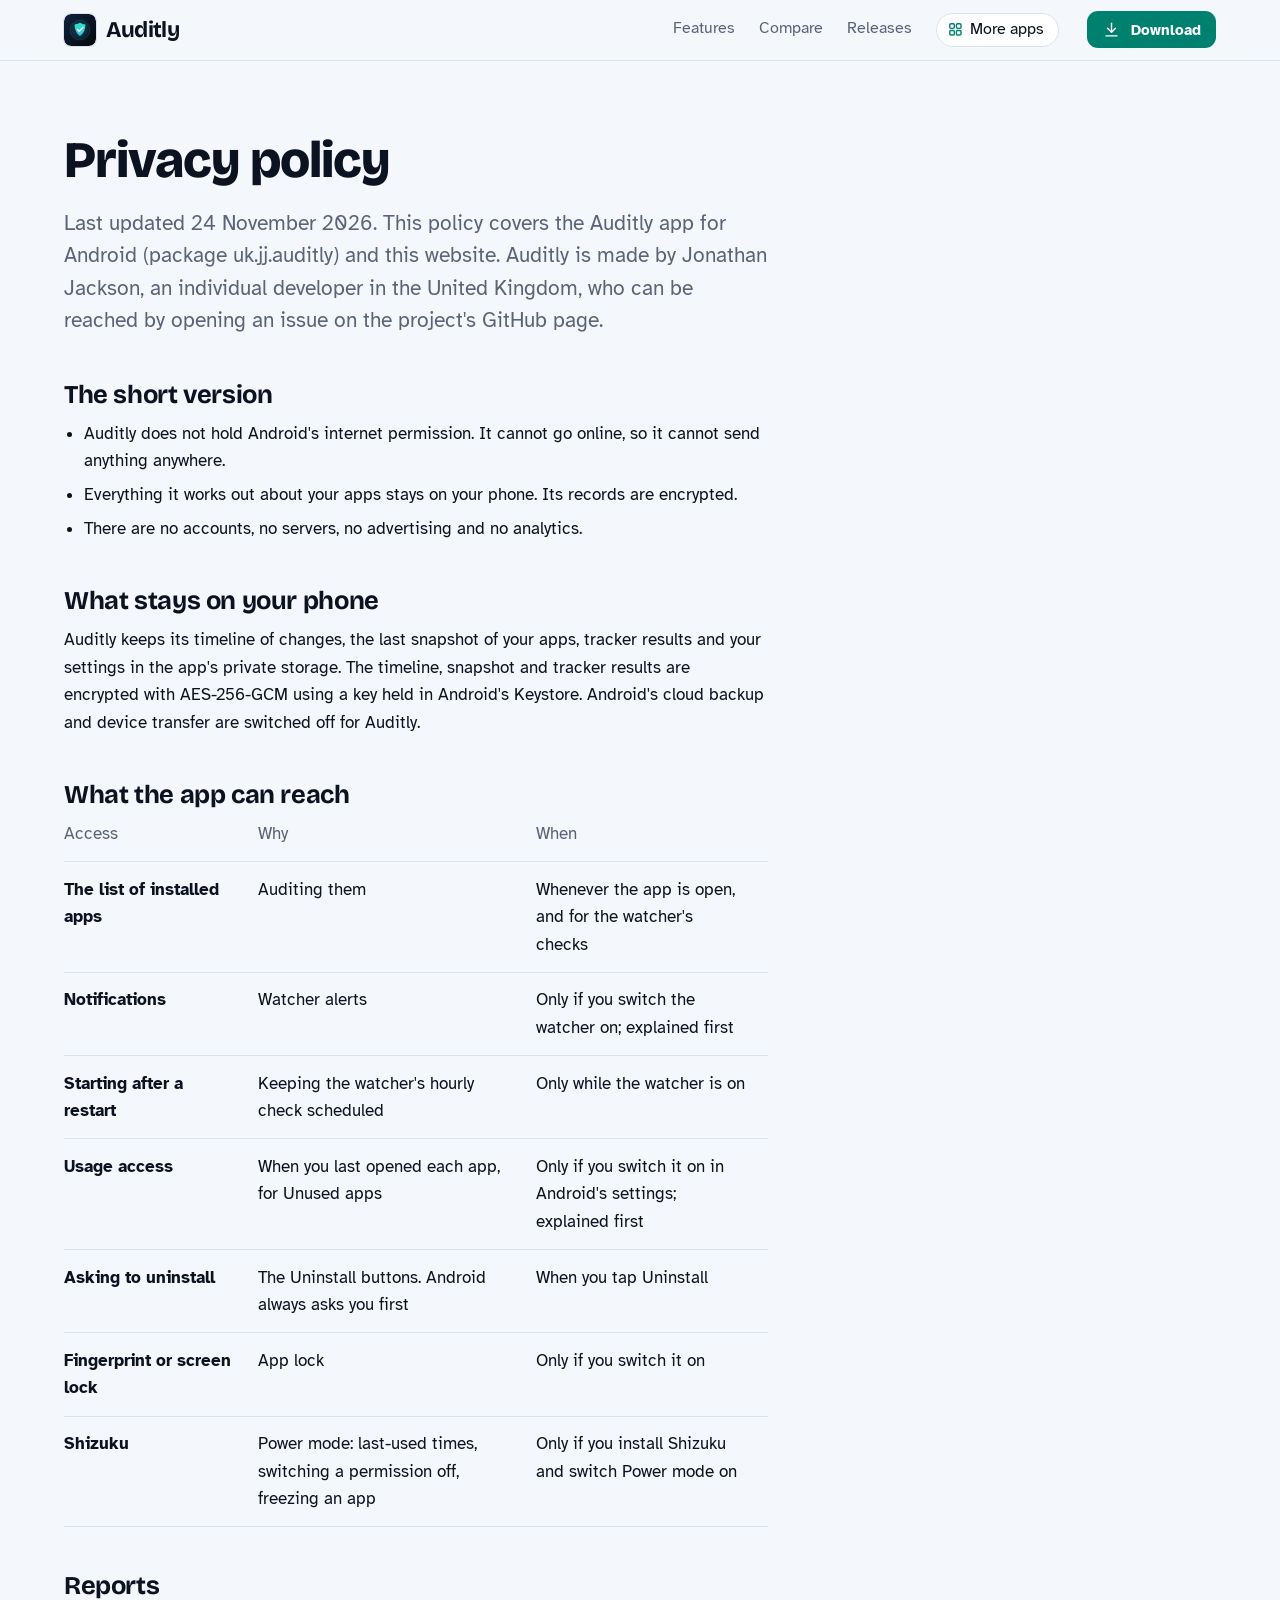
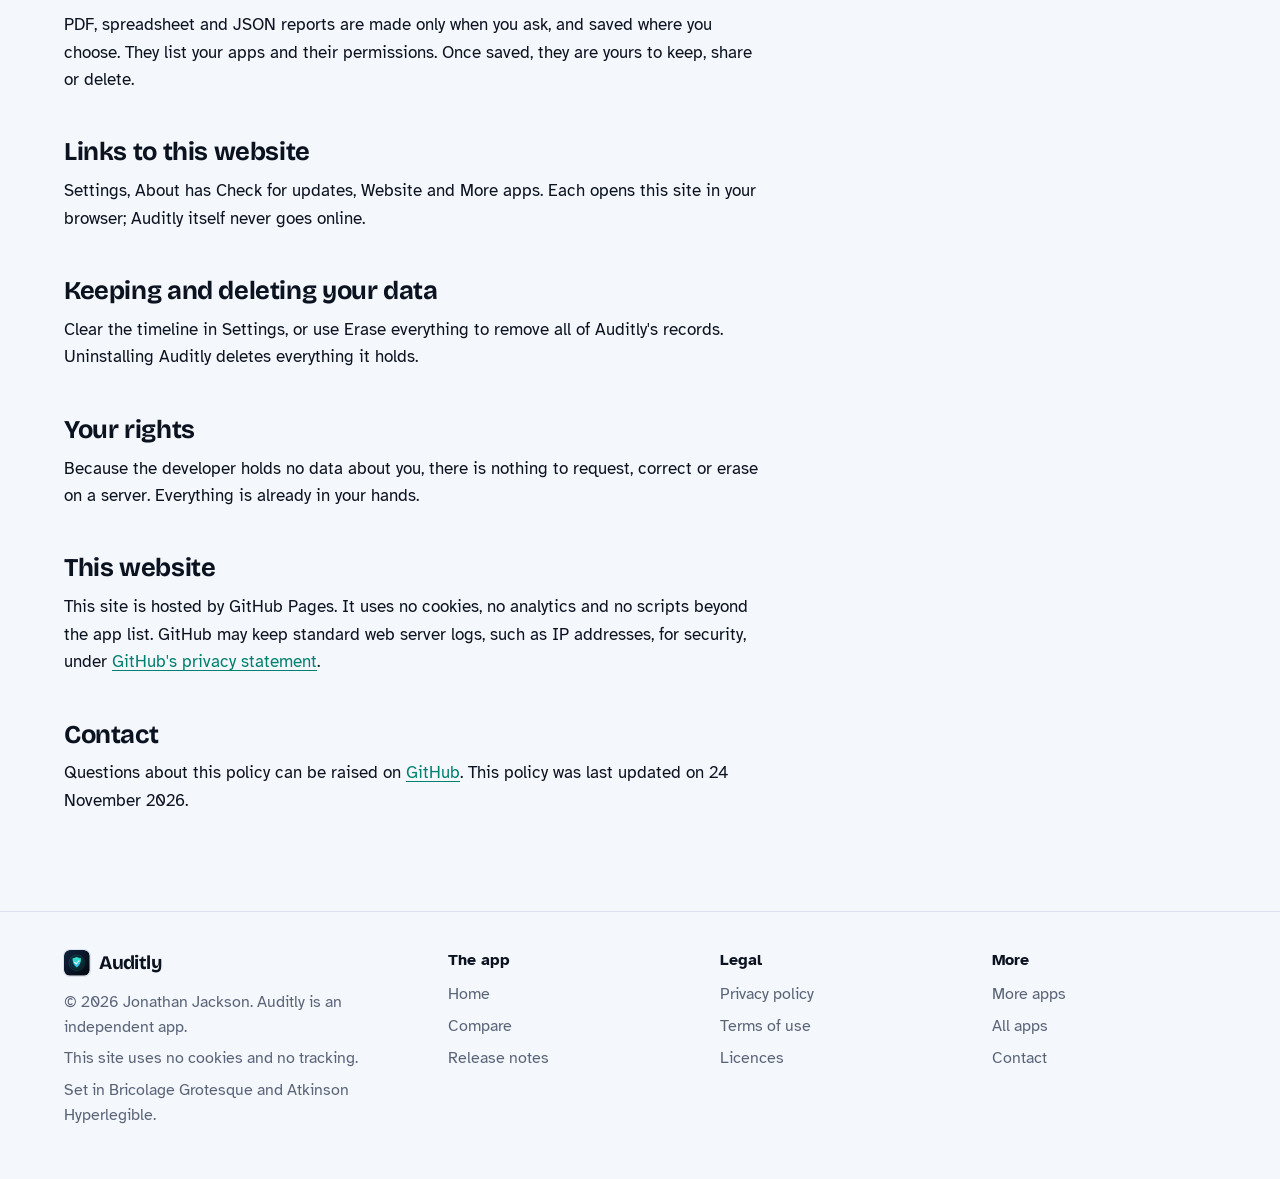
<file: privacy.html>
<!DOCTYPE html>
<html lang="en-GB">
<head>
<meta charset="utf-8">
<meta name="viewport" content="width=device-width, initial-scale=1">
<title>Auditly privacy policy</title>
<meta name="description" content="What Auditly does with your information: in short, it stays on your phone.">
<meta name="author" content="Jonathan Jackson">
<link rel="canonical" href="https://customgpter.github.io/auditly/privacy.html">
<meta name="theme-color" content="#f4f7fb" media="(prefers-color-scheme: light)">
<meta name="theme-color" content="#060a13" media="(prefers-color-scheme: dark)">
<meta property="og:type" content="website">
<meta property="og:site_name" content="Auditly">
<meta property="og:title" content="Auditly privacy policy">
<meta property="og:description" content="What Auditly does with your information: in short, it stays on your phone.">
<meta property="og:url" content="https://customgpter.github.io/auditly/privacy.html">
<meta property="og:image" content="https://customgpter.github.io/auditly/assets/og.png">
<meta property="og:image:width" content="1200">
<meta property="og:image:height" content="630">
<meta property="og:image:alt" content="Auditly&#x27;s home screen: a privacy score of 59, grade D, with sensitive permissions, trackers and the top things to fix">
<meta property="og:locale" content="en_GB">
<meta name="twitter:card" content="summary_large_image">
<link rel="icon" href="./assets/favicon.svg" type="image/svg+xml">
<link rel="apple-touch-icon" href="./assets/apple-touch-icon.png">
<link rel="preload" href="./assets/fonts/bricolage-grotesque-latin.woff2" as="font" type="font/woff2" crossorigin>
<link rel="preload" href="./assets/fonts/atkinson-hyperlegible-latin-400-normal.woff2" as="font" type="font/woff2" crossorigin>
<link rel="stylesheet" href="./assets/site.css?v=1">
<link rel="stylesheet" href="./assets/house.css?v=1">
<link rel="stylesheet" href="./assets/apps-list.css?v=1">
<script src="./assets/apps-list.js?v=1" defer></script>
</head>
<body>
<a class="skip" href="#main">Skip to content</a>
<header class="masthead">
<div class="wrap">
<a class="brand" href="./" aria-label="Auditly home"><svg viewBox="0 0 108 108" aria-hidden="true"><defs><linearGradient id="aubg" x1="0" y1="0" x2="1" y2="1"><stop offset="0" stop-color="#10233F"/><stop offset="1" stop-color="#04070E"/></linearGradient><radialGradient id="augl" cx="50%" cy="50%" r="50%"><stop offset="0" stop-color="#2EE6C5" stop-opacity=".22"/><stop offset="1" stop-color="#2EE6C5" stop-opacity="0"/></radialGradient><linearGradient id="aush" x1="0" y1="0" x2="0" y2="1"><stop offset="0" stop-color="#2EE6C5"/><stop offset="1" stop-color="#38BDF8"/></linearGradient></defs><rect width="108" height="108" rx="24" fill="url(#aubg)"/><circle cx="54" cy="54" r="40" fill="url(#augl)"/><circle cx="54" cy="54" r="33" fill="none" stroke="#2EE6C5" stroke-opacity=".35" stroke-width="1.4"/><circle cx="54" cy="54" r="25" fill="none" stroke="#2EE6C5" stroke-opacity=".18" stroke-width="1.2"/><g transform="translate(54 52) scale(1.2) translate(-54 -51.5)"><path d="M54 33C59.5 36 65 37.4 69 37.4C69.4 52.5 63.4 62.5 54 70C44.6 62.5 38.6 52.5 39 37.4C43 37.4 48.5 36 54 33Z" fill="url(#aush)"/><path d="M46.5 51.5L51.8 56.8L62 46" fill="none" stroke="#fff" stroke-width="3.6" stroke-linecap="round" stroke-linejoin="round"/></g></svg><span>Auditly</span></a>
<nav aria-label="Main"><ul><li><a href="./#features">Features</a></li><li><a href="./compare.html">Compare</a></li><li><a href="./releases.html">Releases</a></li><li><a class="more-apps" href="./more-apps.html"><svg class="ico" viewBox="0 0 24 24" aria-hidden="true"><rect x="4" y="4" width="6.5" height="6.5" rx="1.6"/><rect x="13.5" y="4" width="6.5" height="6.5" rx="1.6"/><rect x="4" y="13.5" width="6.5" height="6.5" rx="1.6"/><rect x="13.5" y="13.5" width="6.5" height="6.5" rx="1.6"/></svg>More apps</a></li></ul></nav>
<a class="button small" href="https://github.com/CustomGPTer/auditly/releases/latest/download/Auditly.apk"><svg class="ico" viewBox="0 0 24 24" aria-hidden="true"><path d="M12 4v11"/><path d="M7 10.5l5 5 5-5"/><path d="M5 20h14"/></svg>Download</a>
</div>
</header>
<main id="main" class="doc">
<div class="wrap">
<div class="measure">
<h1>Privacy policy</h1>
<p class="lede">Last updated 24 November 2026. This policy covers the Auditly app for Android (package uk.jj.auditly) and this website. Auditly is made by Jonathan Jackson, an individual developer in the United Kingdom, who can be reached by opening an issue on the project's GitHub page.</p>
<h2 id="short">The short version</h2><ul>
<li>Auditly does not hold Android's internet permission. It cannot go online, so it cannot send anything anywhere.</li>
<li>Everything it works out about your apps stays on your phone. Its records are encrypted.</li>
<li>There are no accounts, no servers, no advertising and no analytics.</li>
</ul><h2 id="kept">What stays on your phone</h2><p>Auditly keeps its timeline of changes, the last snapshot of your apps, tracker results and your settings in the app's private storage. The timeline, snapshot and tracker results are encrypted with AES-256-GCM using a key held in Android's Keystore. Android's cloud backup and device transfer are switched off for Auditly.</p><h2 id="reach">What the app can reach</h2><table>
<thead><tr><th scope="col">Access</th><th scope="col">Why</th><th scope="col">When</th></tr></thead>
<tbody>
<tr><th scope="row">The list of installed apps</th><td>Auditing them</td><td>Whenever the app is open, and for the watcher's checks</td></tr>
<tr><th scope="row">Notifications</th><td>Watcher alerts</td><td>Only if you switch the watcher on; explained first</td></tr>
<tr><th scope="row">Starting after a restart</th><td>Keeping the watcher's hourly check scheduled</td><td>Only while the watcher is on</td></tr>
<tr><th scope="row">Usage access</th><td>When you last opened each app, for Unused apps</td><td>Only if you switch it on in Android's settings; explained first</td></tr>
<tr><th scope="row">Asking to uninstall</th><td>The Uninstall buttons. Android always asks you first</td><td>When you tap Uninstall</td></tr>
<tr><th scope="row">Fingerprint or screen lock</th><td>App lock</td><td>Only if you switch it on</td></tr>
<tr><th scope="row">Shizuku</th><td>Power mode: last-used times, switching a permission off, freezing an app</td><td>Only if you install Shizuku and switch Power mode on</td></tr>
</tbody>
</table><h2 id="reports">Reports</h2><p>PDF, spreadsheet and JSON reports are made only when you ask, and saved where you choose. They list your apps and their permissions. Once saved, they are yours to keep, share or delete.</p><h2 id="links">Links to this website</h2><p>Settings, About has Check for updates, Website and More apps. Each opens this site in your browser; Auditly itself never goes online.</p><h2 id="deleting">Keeping and deleting your data</h2><p>Clear the timeline in Settings, or use Erase everything to remove all of Auditly's records. Uninstalling Auditly deletes everything it holds.</p><h2 id="rights">Your rights</h2><p>Because the developer holds no data about you, there is nothing to request, correct or erase on a server. Everything is already in your hands.</p><h2 id="website">This website</h2><p>This site is hosted by GitHub Pages. It uses no cookies, no analytics and no scripts beyond the app list. GitHub may keep standard web server logs, such as IP addresses, for security, under <a href="https://docs.github.com/en/site-policy/privacy-policies/github-general-privacy-statement">GitHub's privacy statement</a>.</p>
<h2 id="contact">Contact</h2>
<p>Questions about this policy can be raised on <a href="https://github.com/CustomGPTer/auditly/issues">GitHub</a>. This policy was last updated on 24 November 2026.</p>
</div>
</div>
</main>
<footer class="colophon">
<div class="wrap">
<div>
<a class="brand" href="./" aria-label="Auditly home"><svg viewBox="0 0 108 108" aria-hidden="true"><defs><linearGradient id="aubg" x1="0" y1="0" x2="1" y2="1"><stop offset="0" stop-color="#10233F"/><stop offset="1" stop-color="#04070E"/></linearGradient><radialGradient id="augl" cx="50%" cy="50%" r="50%"><stop offset="0" stop-color="#2EE6C5" stop-opacity=".22"/><stop offset="1" stop-color="#2EE6C5" stop-opacity="0"/></radialGradient><linearGradient id="aush" x1="0" y1="0" x2="0" y2="1"><stop offset="0" stop-color="#2EE6C5"/><stop offset="1" stop-color="#38BDF8"/></linearGradient></defs><rect width="108" height="108" rx="24" fill="url(#aubg)"/><circle cx="54" cy="54" r="40" fill="url(#augl)"/><circle cx="54" cy="54" r="33" fill="none" stroke="#2EE6C5" stroke-opacity=".35" stroke-width="1.4"/><circle cx="54" cy="54" r="25" fill="none" stroke="#2EE6C5" stroke-opacity=".18" stroke-width="1.2"/><g transform="translate(54 52) scale(1.2) translate(-54 -51.5)"><path d="M54 33C59.5 36 65 37.4 69 37.4C69.4 52.5 63.4 62.5 54 70C44.6 62.5 38.6 52.5 39 37.4C43 37.4 48.5 36 54 33Z" fill="url(#aush)"/><path d="M46.5 51.5L51.8 56.8L62 46" fill="none" stroke="#fff" stroke-width="3.6" stroke-linecap="round" stroke-linejoin="round"/></g></svg><span>Auditly</span></a>
<p>&copy; 2026 Jonathan Jackson. Auditly is an independent app.</p>
<p>This site uses no cookies and no tracking.</p>
<p>Set in Bricolage Grotesque and Atkinson Hyperlegible.</p>
</div>
<nav aria-label="The app"><h2>The app</h2><ul>
<li><a href="./">Home</a></li>
<li><a href="./compare.html">Compare</a></li>
<li><a href="./releases.html">Release notes</a></li>

</ul></nav>
<nav aria-label="Legal"><h2>Legal</h2><ul>
<li><a href="./privacy.html">Privacy policy</a></li>
<li><a href="./terms.html">Terms of use</a></li>
<li><a href="./licences.html">Licences</a></li>
</ul></nav>
<nav aria-label="More"><h2>More</h2><ul>
<li><a href="./more-apps.html">More apps</a></li>
<li><a href="https://customgpter.github.io/">All apps</a></li>
<li><a href="https://github.com/CustomGPTer/auditly/issues">Contact</a></li>
</ul></nav>
</div>
</footer>
</body>
</html>
</file>
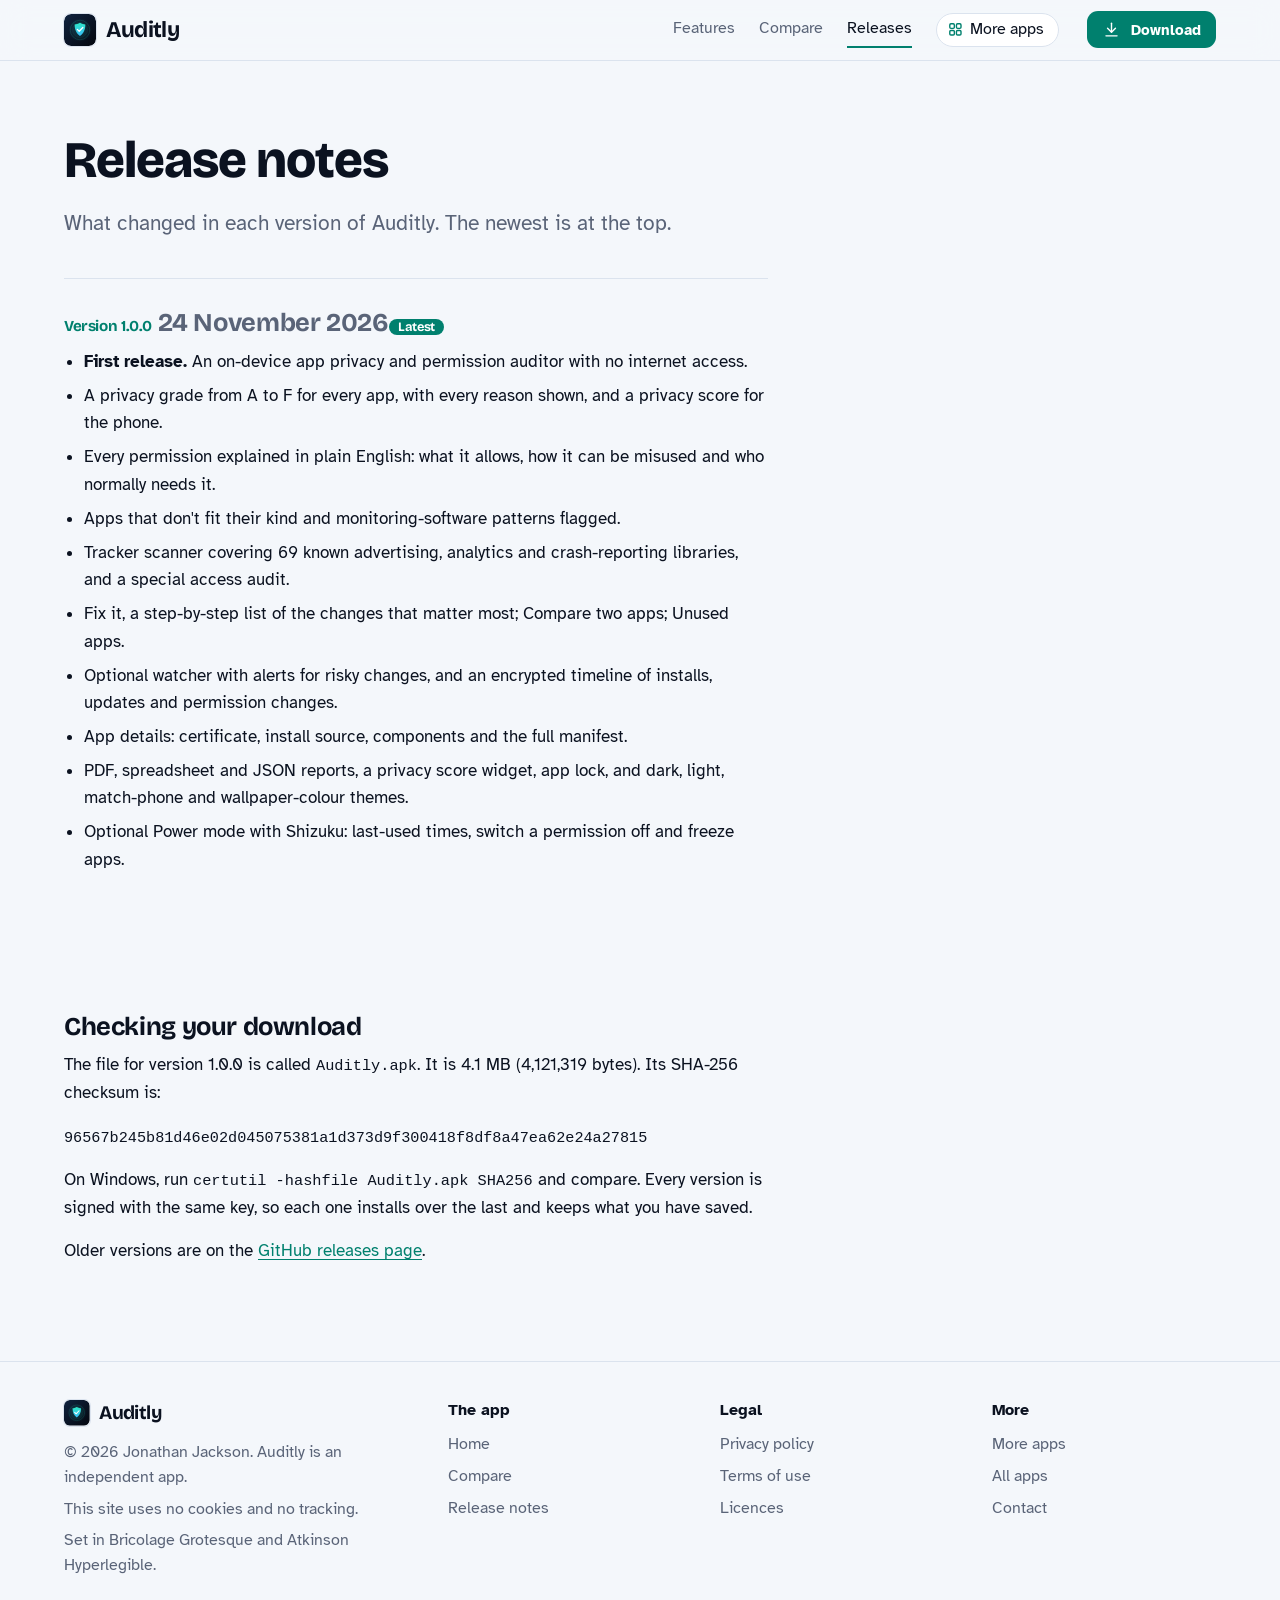
<file: releases.html>
<!DOCTYPE html>
<html lang="en-GB">
<head>
<meta charset="utf-8">
<meta name="viewport" content="width=device-width, initial-scale=1">
<title>Auditly release notes</title>
<meta name="description" content="What changed in each version of Auditly, with the file size and checksum to check your download.">
<meta name="author" content="Jonathan Jackson">
<link rel="canonical" href="https://customgpter.github.io/auditly/releases.html">
<meta name="theme-color" content="#f4f7fb" media="(prefers-color-scheme: light)">
<meta name="theme-color" content="#060a13" media="(prefers-color-scheme: dark)">
<meta property="og:type" content="website">
<meta property="og:site_name" content="Auditly">
<meta property="og:title" content="Auditly release notes">
<meta property="og:description" content="What changed in each version of Auditly, with the file size and checksum to check your download.">
<meta property="og:url" content="https://customgpter.github.io/auditly/releases.html">
<meta property="og:image" content="https://customgpter.github.io/auditly/assets/og.png">
<meta property="og:image:width" content="1200">
<meta property="og:image:height" content="630">
<meta property="og:image:alt" content="Auditly&#x27;s home screen: a privacy score of 59, grade D, with sensitive permissions, trackers and the top things to fix">
<meta property="og:locale" content="en_GB">
<meta name="twitter:card" content="summary_large_image">
<link rel="icon" href="./assets/favicon.svg" type="image/svg+xml">
<link rel="apple-touch-icon" href="./assets/apple-touch-icon.png">
<link rel="preload" href="./assets/fonts/bricolage-grotesque-latin.woff2" as="font" type="font/woff2" crossorigin>
<link rel="preload" href="./assets/fonts/atkinson-hyperlegible-latin-400-normal.woff2" as="font" type="font/woff2" crossorigin>
<link rel="stylesheet" href="./assets/site.css?v=1">
<link rel="stylesheet" href="./assets/house.css?v=1">
<link rel="stylesheet" href="./assets/apps-list.css?v=1">
<script src="./assets/apps-list.js?v=1" defer></script>
</head>
<body>
<a class="skip" href="#main">Skip to content</a>
<header class="masthead">
<div class="wrap">
<a class="brand" href="./" aria-label="Auditly home"><svg viewBox="0 0 108 108" aria-hidden="true"><defs><linearGradient id="aubg" x1="0" y1="0" x2="1" y2="1"><stop offset="0" stop-color="#10233F"/><stop offset="1" stop-color="#04070E"/></linearGradient><radialGradient id="augl" cx="50%" cy="50%" r="50%"><stop offset="0" stop-color="#2EE6C5" stop-opacity=".22"/><stop offset="1" stop-color="#2EE6C5" stop-opacity="0"/></radialGradient><linearGradient id="aush" x1="0" y1="0" x2="0" y2="1"><stop offset="0" stop-color="#2EE6C5"/><stop offset="1" stop-color="#38BDF8"/></linearGradient></defs><rect width="108" height="108" rx="24" fill="url(#aubg)"/><circle cx="54" cy="54" r="40" fill="url(#augl)"/><circle cx="54" cy="54" r="33" fill="none" stroke="#2EE6C5" stroke-opacity=".35" stroke-width="1.4"/><circle cx="54" cy="54" r="25" fill="none" stroke="#2EE6C5" stroke-opacity=".18" stroke-width="1.2"/><g transform="translate(54 52) scale(1.2) translate(-54 -51.5)"><path d="M54 33C59.5 36 65 37.4 69 37.4C69.4 52.5 63.4 62.5 54 70C44.6 62.5 38.6 52.5 39 37.4C43 37.4 48.5 36 54 33Z" fill="url(#aush)"/><path d="M46.5 51.5L51.8 56.8L62 46" fill="none" stroke="#fff" stroke-width="3.6" stroke-linecap="round" stroke-linejoin="round"/></g></svg><span>Auditly</span></a>
<nav aria-label="Main"><ul><li><a href="./#features">Features</a></li><li><a href="./compare.html">Compare</a></li><li><a href="./releases.html" aria-current="page">Releases</a></li><li><a class="more-apps" href="./more-apps.html"><svg class="ico" viewBox="0 0 24 24" aria-hidden="true"><rect x="4" y="4" width="6.5" height="6.5" rx="1.6"/><rect x="13.5" y="4" width="6.5" height="6.5" rx="1.6"/><rect x="4" y="13.5" width="6.5" height="6.5" rx="1.6"/><rect x="13.5" y="13.5" width="6.5" height="6.5" rx="1.6"/></svg>More apps</a></li></ul></nav>
<a class="button small" href="https://github.com/CustomGPTer/auditly/releases/latest/download/Auditly.apk"><svg class="ico" viewBox="0 0 24 24" aria-hidden="true"><path d="M12 4v11"/><path d="M7 10.5l5 5 5-5"/><path d="M5 20h14"/></svg>Download</a>
</div>
</header>
<main id="main" class="doc">
<div class="wrap">
<div class="measure">
<h1>Release notes</h1>
<p class="lede">What changed in each version of Auditly. The newest is at the top.</p>
<section class="release" id="v1.0.0"><h2><span class="ver">Version 1.0.0</span> <span class="when">24 November 2026</span><span class="tag">Latest</span></h2><ul><li><b>First release.</b> An on-device app privacy and permission auditor with no internet access.</li><li>A privacy grade from A to F for every app, with every reason shown, and a privacy score for the phone.</li><li>Every permission explained in plain English: what it allows, how it can be misused and who normally needs it.</li><li>Apps that don't fit their kind and monitoring-software patterns flagged.</li><li>Tracker scanner covering 69 known advertising, analytics and crash-reporting libraries, and a special access audit.</li><li>Fix it, a step-by-step list of the changes that matter most; Compare two apps; Unused apps.</li><li>Optional watcher with alerts for risky changes, and an encrypted timeline of installs, updates and permission changes.</li><li>App details: certificate, install source, components and the full manifest.</li><li>PDF, spreadsheet and JSON reports, a privacy score widget, app lock, and dark, light, match-phone and wallpaper-colour themes.</li><li>Optional Power mode with Shizuku: last-used times, switch a permission off and freeze apps.</li></ul></section>
<h2 id="checking">Checking your download</h2>
<p>The file for version 1.0.0 is called <code>Auditly.apk</code>. It is 4.1 MB (4,121,319 bytes). Its SHA-256 checksum is:</p>
<p><code class="sum">96567b245b81d46e02d045075381a1d373d9f300418f8df8a47ea62e24a27815</code></p>
<p>On Windows, run <code>certutil -hashfile Auditly.apk SHA256</code> and compare. Every version is signed with the same key, so each one installs over the last and keeps what you have saved.</p>
<p>Older versions are on the <a href="https://github.com/CustomGPTer/auditly/releases">GitHub releases page</a>.</p>
</div>
</div>
</main>
<footer class="colophon">
<div class="wrap">
<div>
<a class="brand" href="./" aria-label="Auditly home"><svg viewBox="0 0 108 108" aria-hidden="true"><defs><linearGradient id="aubg" x1="0" y1="0" x2="1" y2="1"><stop offset="0" stop-color="#10233F"/><stop offset="1" stop-color="#04070E"/></linearGradient><radialGradient id="augl" cx="50%" cy="50%" r="50%"><stop offset="0" stop-color="#2EE6C5" stop-opacity=".22"/><stop offset="1" stop-color="#2EE6C5" stop-opacity="0"/></radialGradient><linearGradient id="aush" x1="0" y1="0" x2="0" y2="1"><stop offset="0" stop-color="#2EE6C5"/><stop offset="1" stop-color="#38BDF8"/></linearGradient></defs><rect width="108" height="108" rx="24" fill="url(#aubg)"/><circle cx="54" cy="54" r="40" fill="url(#augl)"/><circle cx="54" cy="54" r="33" fill="none" stroke="#2EE6C5" stroke-opacity=".35" stroke-width="1.4"/><circle cx="54" cy="54" r="25" fill="none" stroke="#2EE6C5" stroke-opacity=".18" stroke-width="1.2"/><g transform="translate(54 52) scale(1.2) translate(-54 -51.5)"><path d="M54 33C59.5 36 65 37.4 69 37.4C69.4 52.5 63.4 62.5 54 70C44.6 62.5 38.6 52.5 39 37.4C43 37.4 48.5 36 54 33Z" fill="url(#aush)"/><path d="M46.5 51.5L51.8 56.8L62 46" fill="none" stroke="#fff" stroke-width="3.6" stroke-linecap="round" stroke-linejoin="round"/></g></svg><span>Auditly</span></a>
<p>&copy; 2026 Jonathan Jackson. Auditly is an independent app.</p>
<p>This site uses no cookies and no tracking.</p>
<p>Set in Bricolage Grotesque and Atkinson Hyperlegible.</p>
</div>
<nav aria-label="The app"><h2>The app</h2><ul>
<li><a href="./">Home</a></li>
<li><a href="./compare.html">Compare</a></li>
<li><a href="./releases.html">Release notes</a></li>

</ul></nav>
<nav aria-label="Legal"><h2>Legal</h2><ul>
<li><a href="./privacy.html">Privacy policy</a></li>
<li><a href="./terms.html">Terms of use</a></li>
<li><a href="./licences.html">Licences</a></li>
</ul></nav>
<nav aria-label="More"><h2>More</h2><ul>
<li><a href="./more-apps.html">More apps</a></li>
<li><a href="https://customgpter.github.io/">All apps</a></li>
<li><a href="https://github.com/CustomGPTer/auditly/issues">Contact</a></li>
</ul></nav>
</div>
</footer>
</body>
</html>
</file>
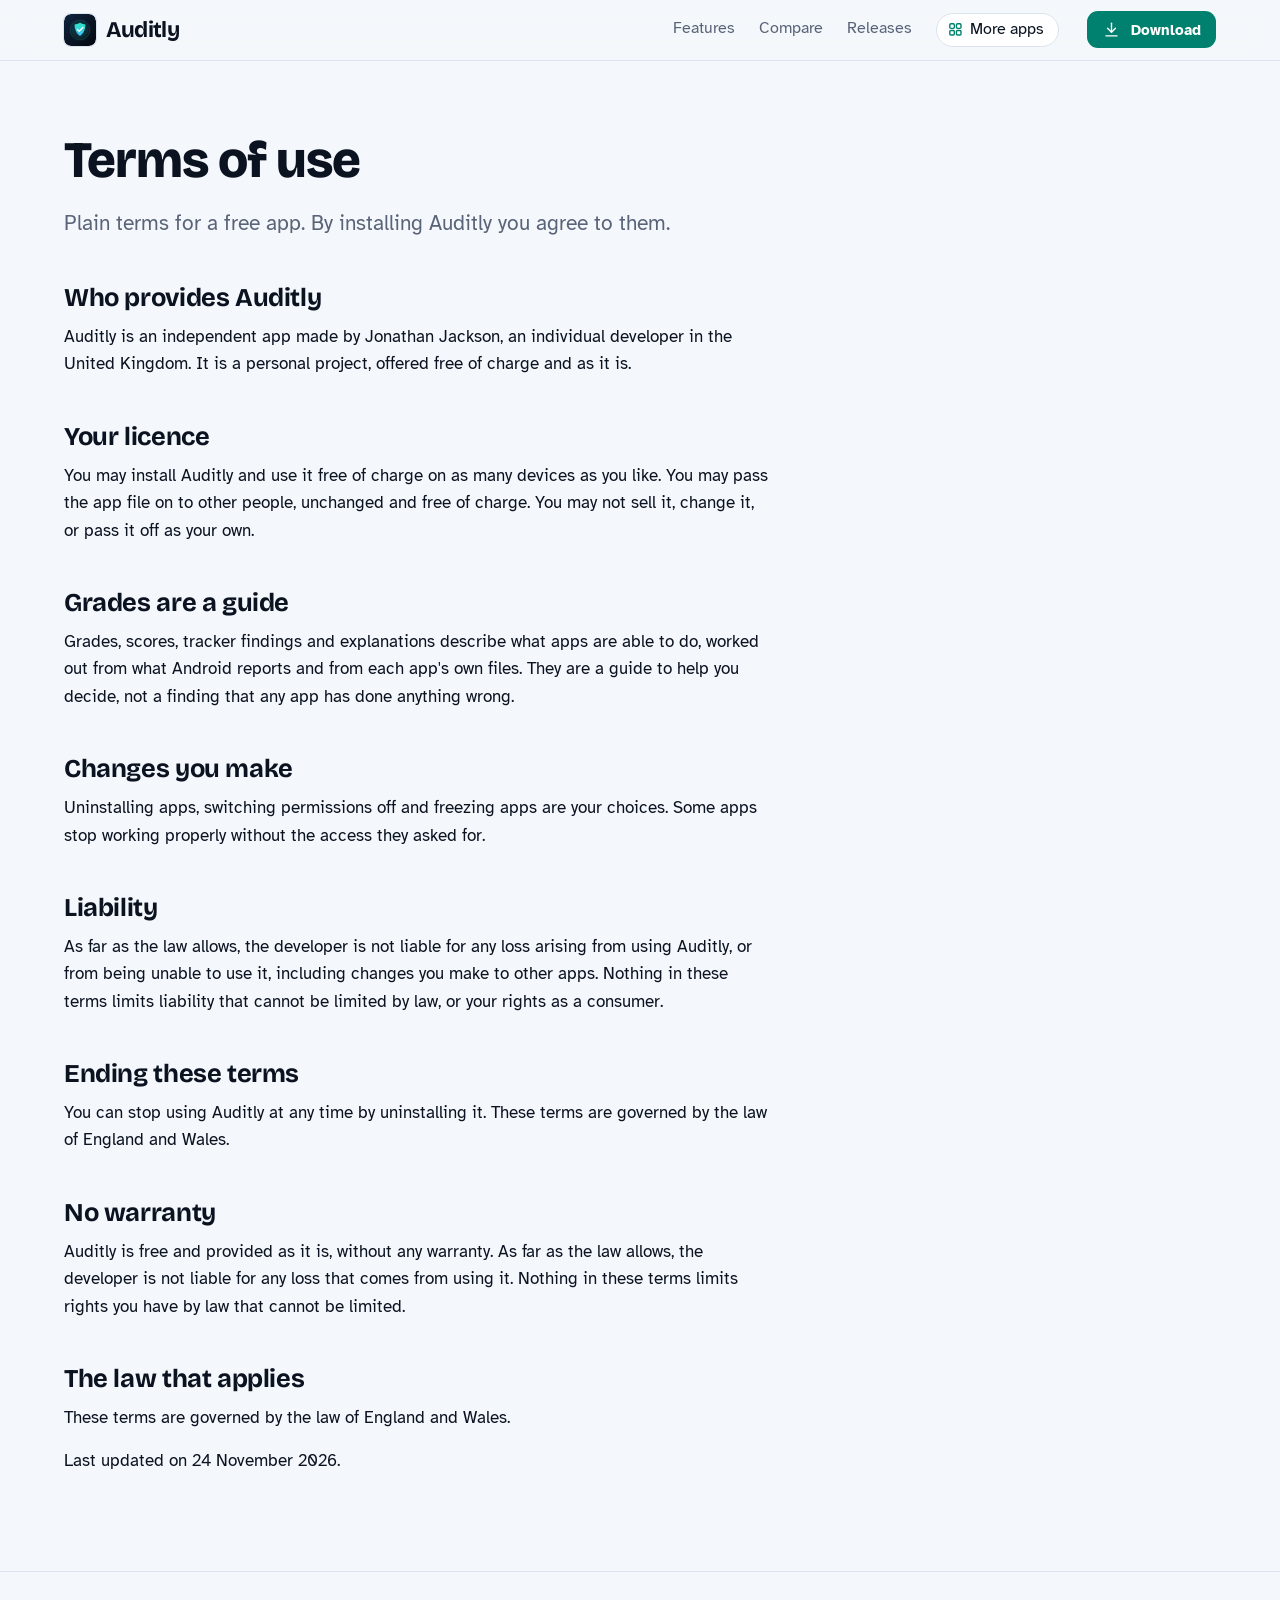
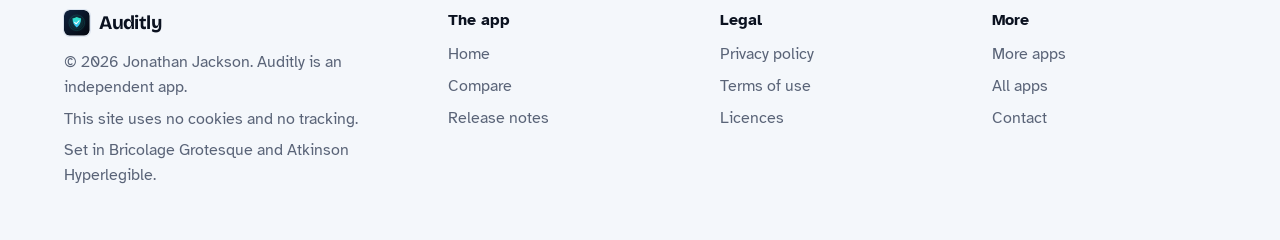
<file: terms.html>
<!DOCTYPE html>
<html lang="en-GB">
<head>
<meta charset="utf-8">
<meta name="viewport" content="width=device-width, initial-scale=1">
<title>Auditly terms of use</title>
<meta name="description" content="The terms for using Auditly.">
<meta name="author" content="Jonathan Jackson">
<link rel="canonical" href="https://customgpter.github.io/auditly/terms.html">
<meta name="theme-color" content="#f4f7fb" media="(prefers-color-scheme: light)">
<meta name="theme-color" content="#060a13" media="(prefers-color-scheme: dark)">
<meta property="og:type" content="website">
<meta property="og:site_name" content="Auditly">
<meta property="og:title" content="Auditly terms of use">
<meta property="og:description" content="The terms for using Auditly.">
<meta property="og:url" content="https://customgpter.github.io/auditly/terms.html">
<meta property="og:image" content="https://customgpter.github.io/auditly/assets/og.png">
<meta property="og:image:width" content="1200">
<meta property="og:image:height" content="630">
<meta property="og:image:alt" content="Auditly&#x27;s home screen: a privacy score of 59, grade D, with sensitive permissions, trackers and the top things to fix">
<meta property="og:locale" content="en_GB">
<meta name="twitter:card" content="summary_large_image">
<link rel="icon" href="./assets/favicon.svg" type="image/svg+xml">
<link rel="apple-touch-icon" href="./assets/apple-touch-icon.png">
<link rel="preload" href="./assets/fonts/bricolage-grotesque-latin.woff2" as="font" type="font/woff2" crossorigin>
<link rel="preload" href="./assets/fonts/atkinson-hyperlegible-latin-400-normal.woff2" as="font" type="font/woff2" crossorigin>
<link rel="stylesheet" href="./assets/site.css?v=1">
<link rel="stylesheet" href="./assets/house.css?v=1">
<link rel="stylesheet" href="./assets/apps-list.css?v=1">
<script src="./assets/apps-list.js?v=1" defer></script>
</head>
<body>
<a class="skip" href="#main">Skip to content</a>
<header class="masthead">
<div class="wrap">
<a class="brand" href="./" aria-label="Auditly home"><svg viewBox="0 0 108 108" aria-hidden="true"><defs><linearGradient id="aubg" x1="0" y1="0" x2="1" y2="1"><stop offset="0" stop-color="#10233F"/><stop offset="1" stop-color="#04070E"/></linearGradient><radialGradient id="augl" cx="50%" cy="50%" r="50%"><stop offset="0" stop-color="#2EE6C5" stop-opacity=".22"/><stop offset="1" stop-color="#2EE6C5" stop-opacity="0"/></radialGradient><linearGradient id="aush" x1="0" y1="0" x2="0" y2="1"><stop offset="0" stop-color="#2EE6C5"/><stop offset="1" stop-color="#38BDF8"/></linearGradient></defs><rect width="108" height="108" rx="24" fill="url(#aubg)"/><circle cx="54" cy="54" r="40" fill="url(#augl)"/><circle cx="54" cy="54" r="33" fill="none" stroke="#2EE6C5" stroke-opacity=".35" stroke-width="1.4"/><circle cx="54" cy="54" r="25" fill="none" stroke="#2EE6C5" stroke-opacity=".18" stroke-width="1.2"/><g transform="translate(54 52) scale(1.2) translate(-54 -51.5)"><path d="M54 33C59.5 36 65 37.4 69 37.4C69.4 52.5 63.4 62.5 54 70C44.6 62.5 38.6 52.5 39 37.4C43 37.4 48.5 36 54 33Z" fill="url(#aush)"/><path d="M46.5 51.5L51.8 56.8L62 46" fill="none" stroke="#fff" stroke-width="3.6" stroke-linecap="round" stroke-linejoin="round"/></g></svg><span>Auditly</span></a>
<nav aria-label="Main"><ul><li><a href="./#features">Features</a></li><li><a href="./compare.html">Compare</a></li><li><a href="./releases.html">Releases</a></li><li><a class="more-apps" href="./more-apps.html"><svg class="ico" viewBox="0 0 24 24" aria-hidden="true"><rect x="4" y="4" width="6.5" height="6.5" rx="1.6"/><rect x="13.5" y="4" width="6.5" height="6.5" rx="1.6"/><rect x="4" y="13.5" width="6.5" height="6.5" rx="1.6"/><rect x="13.5" y="13.5" width="6.5" height="6.5" rx="1.6"/></svg>More apps</a></li></ul></nav>
<a class="button small" href="https://github.com/CustomGPTer/auditly/releases/latest/download/Auditly.apk"><svg class="ico" viewBox="0 0 24 24" aria-hidden="true"><path d="M12 4v11"/><path d="M7 10.5l5 5 5-5"/><path d="M5 20h14"/></svg>Download</a>
</div>
</header>
<main id="main" class="doc">
<div class="wrap">
<div class="measure">
<h1>Terms of use</h1>
<p class="lede">Plain terms for a free app. By installing Auditly you agree to them.</p>
<h2 id="who">Who provides Auditly</h2><p>Auditly is an independent app made by Jonathan Jackson, an individual developer in the United Kingdom. It is a personal project, offered free of charge and as it is.</p><h2 id="licence">Your licence</h2><p>You may install Auditly and use it free of charge on as many devices as you like. You may pass the app file on to other people, unchanged and free of charge. You may not sell it, change it, or pass it off as your own.</p><h2 id="results">Grades are a guide</h2><p>Grades, scores, tracker findings and explanations describe what apps are able to do, worked out from what Android reports and from each app's own files. They are a guide to help you decide, not a finding that any app has done anything wrong.</p><h2 id="changes">Changes you make</h2><p>Uninstalling apps, switching permissions off and freezing apps are your choices. Some apps stop working properly without the access they asked for.</p><h2 id="liability">Liability</h2><p>As far as the law allows, the developer is not liable for any loss arising from using Auditly, or from being unable to use it, including changes you make to other apps. Nothing in these terms limits liability that cannot be limited by law, or your rights as a consumer.</p><h2 id="ending">Ending these terms</h2><p>You can stop using Auditly at any time by uninstalling it. These terms are governed by the law of England and Wales.</p>
<h2 id="no-warranty">No warranty</h2>
<p>Auditly is free and provided as it is, without any warranty. As far as the law allows, the developer is not liable for any loss that comes from using it. Nothing in these terms limits rights you have by law that cannot be limited.</p>
<h2 id="governing">The law that applies</h2>
<p>These terms are governed by the law of England and Wales.</p>
<p>Last updated on 24 November 2026.</p>
</div>
</div>
</main>
<footer class="colophon">
<div class="wrap">
<div>
<a class="brand" href="./" aria-label="Auditly home"><svg viewBox="0 0 108 108" aria-hidden="true"><defs><linearGradient id="aubg" x1="0" y1="0" x2="1" y2="1"><stop offset="0" stop-color="#10233F"/><stop offset="1" stop-color="#04070E"/></linearGradient><radialGradient id="augl" cx="50%" cy="50%" r="50%"><stop offset="0" stop-color="#2EE6C5" stop-opacity=".22"/><stop offset="1" stop-color="#2EE6C5" stop-opacity="0"/></radialGradient><linearGradient id="aush" x1="0" y1="0" x2="0" y2="1"><stop offset="0" stop-color="#2EE6C5"/><stop offset="1" stop-color="#38BDF8"/></linearGradient></defs><rect width="108" height="108" rx="24" fill="url(#aubg)"/><circle cx="54" cy="54" r="40" fill="url(#augl)"/><circle cx="54" cy="54" r="33" fill="none" stroke="#2EE6C5" stroke-opacity=".35" stroke-width="1.4"/><circle cx="54" cy="54" r="25" fill="none" stroke="#2EE6C5" stroke-opacity=".18" stroke-width="1.2"/><g transform="translate(54 52) scale(1.2) translate(-54 -51.5)"><path d="M54 33C59.5 36 65 37.4 69 37.4C69.4 52.5 63.4 62.5 54 70C44.6 62.5 38.6 52.5 39 37.4C43 37.4 48.5 36 54 33Z" fill="url(#aush)"/><path d="M46.5 51.5L51.8 56.8L62 46" fill="none" stroke="#fff" stroke-width="3.6" stroke-linecap="round" stroke-linejoin="round"/></g></svg><span>Auditly</span></a>
<p>&copy; 2026 Jonathan Jackson. Auditly is an independent app.</p>
<p>This site uses no cookies and no tracking.</p>
<p>Set in Bricolage Grotesque and Atkinson Hyperlegible.</p>
</div>
<nav aria-label="The app"><h2>The app</h2><ul>
<li><a href="./">Home</a></li>
<li><a href="./compare.html">Compare</a></li>
<li><a href="./releases.html">Release notes</a></li>

</ul></nav>
<nav aria-label="Legal"><h2>Legal</h2><ul>
<li><a href="./privacy.html">Privacy policy</a></li>
<li><a href="./terms.html">Terms of use</a></li>
<li><a href="./licences.html">Licences</a></li>
</ul></nav>
<nav aria-label="More"><h2>More</h2><ul>
<li><a href="./more-apps.html">More apps</a></li>
<li><a href="https://customgpter.github.io/">All apps</a></li>
<li><a href="https://github.com/CustomGPTer/auditly/issues">Contact</a></li>
</ul></nav>
</div>
</footer>
</body>
</html>
</file>
<file: assets/site.css>
@font-face{font-family:"Bricolage Grotesque";src:url("fonts/bricolage-grotesque-latin.woff2") format("woff2");font-weight:200 800;font-style:normal;font-display:swap}
@font-face{font-family:"Atkinson Hyperlegible";src:url("fonts/atkinson-hyperlegible-latin-400-normal.woff2") format("woff2");font-weight:400;font-style:normal;font-display:swap}
@font-face{font-family:"Atkinson Hyperlegible";src:url("fonts/atkinson-hyperlegible-latin-700-normal.woff2") format("woff2");font-weight:700;font-style:normal;font-display:swap}

/* Daylight page, night-time camera. The lamp colour is kept for the one thing to press and for what the camera has seen. */
:root{
  --page:#f2f5f9; --panel:#ffffff; --raised:#e8edf3; --ink:#0d1a2b; --soft:#465468; --rule:#d2dae4;
  --accent:#0a6a55; --accent-ink:#ffffff; --warn:#8a5200; --rec:#d3302f;
  --lamp:#ffb347; --lamp-ink:#231400; --lamp-text:#8a5200;
  --night:#09111e; --night-2:#111d30; --night-3:#1a2a43; --night-ink:#eaf0f8; --night-soft:#9fb0c7; --night-rule:#24364f; --iris:#55d6ab;
  --display:"Bricolage Grotesque","Atkinson Hyperlegible",system-ui,sans-serif;
  --sans:"Atkinson Hyperlegible",system-ui,-apple-system,"Segoe UI",Roboto,sans-serif;
  --mono:ui-monospace,SFMono-Regular,Menlo,Consolas,"Liberation Mono",monospace;
  color-scheme:light dark;
}
@media (prefers-color-scheme:dark){
  :root{--page:#0a111b; --panel:#111a27; --raised:#182434; --ink:#e9eef5; --soft:#a0aec0; --rule:#243247;
    --accent:#55d6ab; --accent-ink:#00281d; --warn:#ffb347; --rec:#ff6163; --lamp-text:#ffb347}
}

*,*::before,*::after{box-sizing:border-box}
html{-webkit-text-size-adjust:100%;scroll-behavior:smooth;scroll-padding-top:5.5rem}
@media (prefers-reduced-motion:reduce){html{scroll-behavior:auto}}
body{margin:0;background:var(--page);color:var(--ink);font:400 1.0625rem/1.62 var(--sans);text-rendering:optimizeLegibility;-webkit-font-smoothing:antialiased}
img,svg{max-width:100%;display:block}
a{color:var(--accent);text-decoration-thickness:.07em;text-underline-offset:.2em}
a:hover{text-decoration-thickness:.13em}
:focus-visible{outline:3px solid var(--lamp);outline-offset:3px;border-radius:6px}
code{font:.9em/1 var(--mono);overflow-wrap:anywhere}
h1,h2,h3{font-family:var(--display);font-weight:700;letter-spacing:-.015em;line-height:1.08;margin:0;text-wrap:balance}
p{margin:0 0 1rem}
.skip{position:absolute;left:-999px;top:0;background:var(--ink);color:var(--page);padding:.6rem 1rem;z-index:30;border-radius:0 0 8px 0}
.skip:focus{left:0}
.sr{position:absolute;width:1px;height:1px;overflow:hidden;clip-path:inset(50%);white-space:nowrap}
.wrap{width:min(72rem,100% - 2.5rem);margin-inline:auto}
.measure{max-width:44rem}
.ico{width:1.25em;height:1.25em;flex:none;fill:none;stroke:currentColor;stroke-width:1.75;stroke-linecap:round;stroke-linejoin:round}

/* ---------- masthead */
.masthead{position:sticky;top:0;z-index:20;background:color-mix(in srgb,var(--page) 88%,transparent);-webkit-backdrop-filter:blur(14px) saturate(1.3);backdrop-filter:blur(14px) saturate(1.3);border-bottom:1px solid var(--rule)}
.masthead .wrap{display:flex;flex-wrap:wrap;align-items:center;gap:.35rem 1.75rem;padding-block:.7rem}
.brand{display:inline-flex;align-items:center;gap:.6rem;font:700 1.4rem/1 var(--display);letter-spacing:-.03em;color:var(--ink);text-decoration:none;margin-right:auto}
.brand svg{width:2rem;height:2rem;flex:none;border-radius:.5rem;box-shadow:0 0 0 1px var(--rule)}
.masthead nav ul{display:flex;flex-wrap:wrap;align-items:center;gap:.15rem 1.5rem;list-style:none;margin:0;padding:0;font-size:1rem;line-height:1.3}
.masthead nav a{display:inline-flex;align-items:center;gap:.4rem;color:var(--soft);text-decoration:none;padding-block:.45rem;border-bottom:2px solid transparent}
.masthead nav a:hover{color:var(--ink)}
.masthead nav a[aria-current="page"]{color:var(--ink);border-bottom-color:var(--lamp)}
.masthead nav a.more-apps{color:var(--ink);border:1px solid var(--rule);border-radius:999px;padding:.34rem .85rem .34rem .65rem;background:var(--panel)}
.masthead nav a.more-apps .ico{width:1.05em;height:1.05em;color:var(--accent);stroke-width:2}
.masthead nav a.more-apps:hover,.masthead nav a.more-apps[aria-current="page"]{border-color:var(--accent)}
.button{display:inline-flex;align-items:center;gap:.6rem;background:var(--lamp);color:var(--lamp-ink);font:700 1.08rem/1.2 var(--sans);text-decoration:none;padding:.95rem 1.5rem;border-radius:14px;box-shadow:0 1px 0 rgba(255,255,255,.45) inset,0 12px 24px -14px rgba(138,82,0,.9)}
.button:hover{background:#ffc56e}
.button:active{transform:translateY(1px)}
.button.small{font-size:.95rem;padding:.55rem .95rem;border-radius:11px;box-shadow:none}
.button.quiet{background:none;box-shadow:none;border:1px solid var(--rule);color:var(--ink)}
.button.quiet:hover{border-color:var(--ink);background:none}
@media (max-width:52rem){
  .masthead nav{order:3;flex:1 0 100%}
  .masthead nav ul{gap:.1rem .85rem;font-size:.95rem}
  .masthead nav .wide{display:none}
}
@media (max-width:24rem){.masthead nav a.more-apps .ico{display:none}.masthead nav a.more-apps{padding-inline:.7rem}}

/* ---------- hero */
.hero{padding-block:clamp(2.2rem,6vw,4.75rem) clamp(2.5rem,6vw,4.5rem);overflow:hidden}
.hero-grid{display:grid;gap:clamp(2.25rem,5vw,4rem);align-items:center}
@media (min-width:62rem){.hero-grid{grid-template-columns:minmax(0,11fr) minmax(0,10fr)}}
.hero h1{font-size:clamp(2.6rem,6vw,4.25rem);font-weight:800;line-height:1;letter-spacing:-.022em;margin-bottom:1.5rem}
.lede{font-size:clamp(1.14rem,2vw,1.3rem);line-height:1.55;color:var(--soft);margin:0 0 1rem;max-width:34rem}
.get{display:flex;flex-wrap:wrap;align-items:center;gap:.9rem 1.5rem;margin:1.8rem 0 1.1rem}
.get .aside{font-weight:700;color:var(--ink)}
.facts{font-size:.98rem;line-height:1.5;color:var(--soft);margin:0 0 .5rem;max-width:36rem}
.pills{display:flex;flex-wrap:wrap;gap:.45rem;list-style:none;margin:0 0 1rem;padding:0;font-size:.95rem}
.pills li{border:1px solid var(--rule);border-radius:999px;padding:.22rem .8rem;background:var(--panel);color:var(--soft)}

/* the monitor: the camera's view, the day beneath it, and the alert it sends */
.monitor{position:relative;max-width:36rem;margin-inline:auto;width:100%;padding-bottom:3.1rem}
@media (min-width:62rem){.monitor{margin-inline:auto 0}}
.screen{position:relative;background:var(--night);border-radius:22px;padding:.6rem;box-shadow:0 0 0 1px var(--night-rule),0 30px 60px -30px rgba(9,17,30,.75)}
.cam{position:relative;border-radius:15px;overflow:hidden;aspect-ratio:16/10;background:#0b1626}
.cam svg{width:100%;height:100%}
.cam text{font:700 15px var(--sans);fill:#231400}
.hud{position:absolute;display:inline-flex;align-items:center;gap:.4rem;font:700 .76rem/1 var(--sans);color:var(--night-ink);background:rgba(6,12,22,.62);border-radius:999px;padding:.38rem .65rem;letter-spacing:.01em}
.hud i{width:.5rem;height:.5rem;border-radius:50%;background:var(--iris)}
.hud.watching{left:.7rem;top:.7rem}
.hud.rec{right:.7rem;top:.7rem}
.hud.rec i{background:#ff5a5c}
.hud.stamp{left:.7rem;bottom:.7rem;font:400 .74rem/1 var(--mono);border-radius:6px;color:#d5deea}
.hud.place{right:.7rem;bottom:.7rem;border-radius:6px;font-weight:400;color:#d5deea}
.day{padding:.85rem .55rem 2rem;color:var(--night-soft);font-size:.8rem;line-height:1.2}
.day-head{display:flex;justify-content:space-between;margin-bottom:.6rem}
.day-head b{color:var(--night-ink)}
.track{position:relative;height:1.5rem;border-radius:7px;background:repeating-linear-gradient(90deg,var(--night-3) 0 1px,transparent 1px calc(100% / 24)),var(--night-2);box-shadow:inset 0 0 0 1px var(--night-rule)}
.ev{position:absolute;top:3px;bottom:3px;width:max(5px,1.1%);border-radius:3px;background:var(--iris);left:var(--at)}
.ev.seen{background:var(--lamp)}
.now{position:absolute;top:-4px;bottom:-4px;left:var(--at);width:2px;background:var(--night-ink);border-radius:2px}
.hours{display:flex;justify-content:space-between;margin-top:.4rem;font-size:.72rem}
.alert{position:absolute;right:-.4rem;bottom:0;display:flex;align-items:center;gap:.75rem;width:min(19rem,88%);background:var(--panel);color:var(--ink);border:1px solid var(--rule);border-radius:16px;padding:.65rem .8rem;box-shadow:0 18px 36px -18px rgba(9,17,30,.55)}
.alert .thumb{flex:none;width:3.1rem;height:3.1rem;border-radius:10px;background:linear-gradient(160deg,#16263d,#0b1626);position:relative;overflow:hidden}
.alert .thumb::before{content:"";position:absolute;left:50%;bottom:0;width:38%;height:62%;translate:-50% 0;border-radius:40% 40% 0 0;background:#6f86a6}
.alert .thumb::after{content:"";position:absolute;left:50%;top:14%;width:26%;aspect-ratio:1;translate:-50% 0;border-radius:50%;background:#8ea4c2}
.alert b{display:block;font-size:.98rem;line-height:1.25}
.alert span{display:block;font-size:.86rem;color:var(--soft);line-height:1.3}
.alert .dot{flex:none;width:.6rem;height:.6rem;border-radius:50%;background:var(--lamp);margin-left:auto;box-shadow:0 0 0 4px color-mix(in srgb,var(--lamp) 25%,transparent)}
@media (max-width:26rem){.alert{right:0}}
@media (prefers-reduced-motion:no-preference){
  .cam .spill{animation:vg-in .9s ease-out .25s both}
  .cam .who{animation:vg-step .9s cubic-bezier(.2,.8,.25,1) .9s both}
  .cam .mark{animation:vg-lock .45s cubic-bezier(.3,1.4,.5,1) 1.7s both;transform-box:fill-box;transform-origin:center}
  .hud.rec{animation:vg-in .3s ease-out 2.05s both}
  .hud.rec i{animation:vg-blink 1.2s steps(2,jump-none) 2.3s 4}
  .ev.seen,.now{animation:vg-pop .4s cubic-bezier(.3,1.5,.5,1) 2.4s both}
  .alert{animation:vg-rise .6s cubic-bezier(.2,.8,.25,1) 2.9s both}
  @keyframes vg-in{from{opacity:0}to{opacity:1}}
  @keyframes vg-step{from{opacity:0;transform:translateX(18px)}to{opacity:1;transform:none}}
  @keyframes vg-lock{from{opacity:0;transform:scale(1.12)}to{opacity:1;transform:none}}
  @keyframes vg-blink{from{opacity:1}to{opacity:.25}}
  @keyframes vg-pop{from{opacity:0;transform:scaleY(.2)}to{opacity:1;transform:none}}
  @keyframes vg-rise{from{opacity:0;transform:translateY(14px)}to{opacity:1;transform:none}}
}

/* ---------- sections */
section{padding-block:clamp(3rem,7vw,5.5rem)}
section + section{border-top:1px solid var(--rule)}
h2{font-size:clamp(1.8rem,3.6vw,2.6rem);margin-bottom:.9rem}
h3{font:700 1.1rem/1.3 var(--sans);letter-spacing:0;margin:0 0 .3rem}
.intro{color:var(--soft);max-width:40rem;margin-bottom:2.2rem;font-size:1.1rem}

.promises{padding-block:0;border-block:1px solid var(--rule);background:var(--panel)}
.promises ul{list-style:none;margin:0;padding:0;display:grid;grid-template-columns:repeat(auto-fit,minmax(min(100%,14rem),1fr))}
.promises li{display:flex;gap:.8rem;align-items:flex-start;padding:1.4rem 1.5rem 1.4rem 0}
.promises .ico{width:1.6rem;height:1.6rem;color:var(--accent);margin-top:.1rem}
.promises b{display:block;line-height:1.3}
.promises span{color:var(--soft);font-size:.96rem;line-height:1.45;display:block}
.hero + .promises{border-top:1px solid var(--rule)}

.steps{list-style:none;counter-reset:s;margin:0;padding:0;display:grid;gap:1.25rem}
@media (min-width:52rem){.steps{grid-template-columns:repeat(3,minmax(0,1fr))}}
.steps li{counter-increment:s;background:var(--panel);border:1px solid var(--rule);border-radius:18px;padding:1.4rem 1.4rem 1.5rem}
.steps li::before{content:counter(s);display:grid;place-items:center;width:2rem;height:2rem;border-radius:50%;background:var(--ink);color:var(--page);font:700 1rem/1 var(--display);margin-bottom:1rem}
.steps p{margin:0;color:var(--soft)}

.notices{display:grid;gap:1.25rem}
@media (min-width:52rem){.notices{grid-template-columns:repeat(2,minmax(0,1fr))}}
.sense{background:var(--night);color:var(--night-ink);border-radius:20px;padding:1.5rem 1.5rem 1.6rem;box-shadow:0 0 0 1px var(--night-rule)}
.sense h3{font:700 1.35rem/1.2 var(--display);letter-spacing:-.02em;margin-bottom:.35rem}
.sense p{color:var(--night-soft);margin-bottom:1.1rem}
.chips{display:flex;flex-wrap:wrap;gap:.5rem;list-style:none;margin:0;padding:0}
.chips li{display:inline-flex;align-items:center;gap:.45rem;border:1px solid var(--night-rule);background:var(--night-2);border-radius:10px;padding:.42rem .75rem .42rem .6rem;font-size:.98rem;line-height:1.2}
.chips .ico{color:var(--lamp)}

.groups{display:grid;gap:0}
.group{display:grid;gap:.4rem 3rem;padding-block:1.6rem;border-top:1px solid var(--rule)}
.group:last-child{border-bottom:1px solid var(--rule)}
@media (min-width:56rem){.group{grid-template-columns:13rem minmax(0,1fr)}}
.group > h3{font:700 1.3rem/1.2 var(--display);letter-spacing:-.02em;color:var(--ink)}
.group dl{margin:0;display:grid;gap:1.1rem 2.5rem}
@media (min-width:40rem){.group dl{grid-template-columns:repeat(2,minmax(0,1fr))}}
.group dt{font-weight:700;line-height:1.35}
.group dd{margin:.2rem 0 0;color:var(--soft)}

.setups{display:grid;gap:1.25rem}
@media (min-width:52rem){.setups{grid-template-columns:repeat(2,minmax(0,1fr))}}
.setup{background:var(--panel);border:1px solid var(--rule);border-radius:20px;padding:1.5rem}
.setup h3{font:700 1.35rem/1.2 var(--display);letter-spacing:-.02em;margin-bottom:.9rem}
.setup .kit{display:flex;align-items:center;gap:.6rem;color:var(--soft);font-size:.95rem;margin-bottom:1rem}
.setup .kit .ico{width:1.9rem;height:1.9rem;color:var(--ink);stroke-width:1.5}
.setup .kit .to{width:1.2rem;height:1.2rem;color:var(--soft)}
.ticks{list-style:none;margin:0;padding:0;display:grid;gap:.5rem}
.ticks li{position:relative;padding-left:1.7rem;color:var(--soft)}
.ticks li::before{content:"";position:absolute;left:.15rem;top:.42em;width:.75rem;height:.42rem;border-left:2.5px solid var(--accent);border-bottom:2.5px solid var(--accent);rotate:-45deg}

.modes{list-style:none;margin:0;padding:0;display:grid;gap:1.25rem}
@media (min-width:52rem){.modes{grid-template-columns:repeat(3,minmax(0,1fr))}}
.modes li{border-top:3px solid var(--ink);padding-top:1rem}
.modes p{color:var(--soft);margin:0}

.scroll{overflow-x:auto}
table{width:100%;border-collapse:collapse}
th,td{text-align:left;vertical-align:top;padding:.85rem 1.2rem .85rem 0;border-top:1px solid var(--rule)}
thead th{border-top:0;color:var(--soft);font-weight:400;padding-top:0}
tbody th{font-weight:700;min-width:11rem}
tr:last-child>*{border-bottom:1px solid var(--rule)}
.after-table{margin-top:1.5rem}
/* On a phone a table becomes a stack: the row's name, then its cells side by side. */
@media (max-width:40rem){
  table:not(.cmp),table:not(.cmp) thead,table:not(.cmp) tbody{display:block}
  table:not(.cmp) tr{display:flex;flex-wrap:wrap;gap:.3rem 1.1rem;padding:.9rem 0;border-top:1px solid var(--rule)}
  table:not(.cmp) thead tr{border-top:0;padding-top:0}
  table:not(.cmp) tbody tr:last-child{border-bottom:1px solid var(--rule)}
  table:not(.cmp) th,table:not(.cmp) td{display:block;border:0;padding:0;flex:1 1 0;min-width:0;overflow-wrap:break-word}
  table:not(.cmp) tr>:first-child{flex:0 0 100%;min-width:0}
}

.plain{list-style:none;margin:0;padding:0;display:grid;gap:1.6rem 3rem}
@media (min-width:52rem){.plain{grid-template-columns:repeat(3,minmax(0,1fr))}}
.plain p{color:var(--soft);margin:0}

.faq{display:grid;gap:0 3rem;align-items:start}
@media (min-width:56rem){.faq{grid-template-columns:repeat(2,minmax(0,1fr))}}
.faq details{border-top:1px solid var(--rule);padding:.15rem 0}
.faq summary{cursor:pointer;list-style:none;display:flex;align-items:flex-start;justify-content:space-between;gap:1rem;font-weight:700;padding:.85rem 0;line-height:1.35}
.faq summary::-webkit-details-marker{display:none}
.faq summary::after{content:"";flex:none;width:.6rem;height:.6rem;margin:.3rem .25rem 0 0;border-right:2px solid var(--soft);border-bottom:2px solid var(--soft);rotate:45deg;transition:rotate .15s}
.faq details[open] summary::after{rotate:-135deg;margin-top:.55rem}
.faq details p{color:var(--soft);margin:0 0 1.1rem;max-width:36rem}
@media (prefers-reduced-motion:reduce){.faq summary::after{transition:none}}

.closing{background:var(--night);color:var(--night-ink);border-top:0}
.closing .wrap{display:grid;gap:1.5rem 3rem;align-items:center}
@media (min-width:52rem){.closing .wrap{grid-template-columns:minmax(0,1fr) auto}}
.closing h2{margin-bottom:.5rem}
.closing p{color:var(--night-soft);margin:0;max-width:36rem}
.closing a:not(.button){color:var(--iris)}
section + .closing{border-top:0}

/* ---------- document pages */
.doc{padding-block:clamp(2.5rem,6vw,4.5rem) clamp(3rem,7vw,5rem)}
.doc h1{font-size:clamp(2.2rem,5vw,3.2rem);font-weight:800;letter-spacing:-.02em;margin-bottom:1.2rem}
.doc .lede{max-width:none}
.doc h2{font-size:1.6rem;margin-top:2.8rem;margin-bottom:.7rem;scroll-margin-top:5.5rem}
.doc h3{margin-top:1.6rem}
.doc ul{padding-left:1.25rem;margin:0 0 1rem}
.doc li{margin:.4rem 0}
.doc a{overflow-wrap:anywhere}
.contents{border-block:1px solid var(--rule);padding-block:1rem;margin-block:2rem}
.contents ul{list-style:none;margin:.4rem 0 0;padding:0;columns:2 14rem;column-gap:2rem}
.contents li{margin:.2rem 0;break-inside:avoid}
.note{border-left:3px solid var(--lamp);padding:.2rem 0 .2rem 1.1rem;color:var(--soft)}
.key{font-size:.95rem;line-height:1.55;color:var(--soft);margin:0 0 .6rem}
.sum{font-size:.95rem;overflow-wrap:anywhere}

/* ---------- compare */
.cmp{min-width:44rem;margin:1.4rem 0 1rem}
.cmp th,.cmp td{padding:.85rem .9rem}
.cmp thead th{color:var(--ink);font-weight:700;vertical-align:bottom;padding-top:.85rem}
.cmp small{display:block;font-weight:400;font-size:.84rem;line-height:1.35;color:var(--soft)}
.cmp tbody th{min-width:13rem;padding-left:0}
.cmp thead th:first-child{padding-left:0}
.cmp .ours{background:var(--panel);box-shadow:inset 1px 0 var(--rule),inset -1px 0 var(--rule)}
.yes{color:var(--accent);font-weight:700}
.pay{color:var(--lamp-text);font-weight:700}
.na{color:var(--soft)}
.cmp .app{display:none}
@media (max-width:54rem){
  .cmp{min-width:0}
  .cmp thead{position:absolute;width:1px;height:1px;overflow:hidden;clip-path:inset(50%)}
  .cmp tbody,.cmp tr,.cmp th,.cmp td{display:block}
  .cmp tr{padding:1rem 0;border-top:1px solid var(--rule)}
  .cmp th,.cmp td{border:0;padding:0}
  .cmp tbody th{min-width:0;margin-bottom:.55rem}
  .cmp td{display:grid;grid-template-columns:7.5rem 1fr;gap:.75rem;padding:.22rem 0}
  .cmp .app{display:block;font-weight:400;color:var(--soft)}
  .cmp .ours{background:none;box-shadow:none}
  .cmp .ours .app{color:var(--ink);font-weight:700}
}

/* ---------- release notes */
.release{border-top:1px solid var(--rule);margin-top:2.4rem;padding-top:1.9rem;scroll-margin-top:5.5rem}
.doc .release h2{margin-top:0}
.contents + .release{border-top:0;margin-top:0;padding-top:.4rem}
.ver{font-weight:700;font-size:.95rem;color:var(--lamp-text);margin:0 0 .5rem}
.when{color:var(--soft);margin:-.2rem 0 .2rem}
.tag{display:inline-block;background:var(--accent);color:var(--accent-ink);border-radius:999px;font-weight:700;font-size:.8rem;padding:.08rem .6rem;margin-right:.6rem}
.doc .release h3{font-size:1rem;color:var(--ink);margin:1.3rem 0 .2rem}
.release ul{margin-bottom:0}

/* ---------- more apps */
.mapps{list-style:none;margin:2.2rem 0 0;padding:0;display:grid;gap:1.4rem}
@media (min-width:50rem){.mapps{grid-template-columns:repeat(2,minmax(0,1fr))}}
.doc .mapps{padding-left:0}
.doc .mapp{margin:0}
.mapp{display:flex;flex-direction:column;background:var(--panel);border:1px solid var(--rule);border-radius:20px;overflow:hidden}
.mapp-cover{position:relative;height:6.5rem;background:linear-gradient(135deg,var(--b),var(--b2));overflow:hidden}
.mapp-cover svg{position:absolute;right:-1.2rem;top:-1.6rem;width:11rem;height:11rem;max-width:none;opacity:.22}
.mapp-body{display:flex;flex-direction:column;flex:1;padding:0 1.4rem 1.4rem}
.mapp-icon{width:4.25rem;height:4.25rem;border-radius:1rem;margin-top:-2.1rem;position:relative;box-shadow:0 0 0 4px var(--panel)}
.mapp h2{font-size:1.6rem;margin:.85rem 0 .1rem}
.mapp-kind{color:var(--soft);margin:0 0 .7rem}
.mapp-say{margin:0 0 1.1rem}
.mapp-go{display:flex;flex-wrap:wrap;align-items:center;gap:.7rem 1.3rem;margin:auto 0 0}
.mapp-go .button{padding:.75rem 1.15rem;font-size:1rem;border-radius:12px}
.mapp-site{font-weight:700}
.mapp-needs{font-size:.9rem;color:var(--soft);margin:.9rem 0 0}

/* ---------- colophon */
.colophon{border-top:1px solid var(--rule);color:var(--soft);font-size:.98rem;line-height:1.6}
.colophon .wrap{display:grid;gap:2rem 3rem;padding-block:2.4rem 2.8rem}
@media (min-width:52rem){.colophon .wrap{grid-template-columns:minmax(0,1.5fr) repeat(3,minmax(0,1fr))}}
.colophon p{margin:0 0 .4rem;max-width:26rem}
.colophon .brand{font-size:1.2rem;margin-bottom:.9rem}
.colophon .brand svg{width:1.6rem;height:1.6rem}
.colophon h2{font:700 .98rem/1.3 var(--sans);letter-spacing:0;color:var(--ink);margin:0 0 .5rem}
.colophon ul{list-style:none;margin:0;padding:0}
.colophon li a{display:inline-block;padding-block:.22rem;color:var(--soft);text-decoration:none}
.colophon li a:hover{color:var(--ink);text-decoration:underline}
</file>
<file: assets/house.css>
:root{--page:#f4f7fb;--panel:#ffffff;--raised:#e8edf5;--ink:#0b1220;--soft:#5a6478;--rule:#dbe3ee;--accent:#00806e;--accent-ink:#ffffff;--lamp:#00806e;--lamp-ink:#ffffff;--lamp-text:#00806e}
@media (prefers-color-scheme:dark){:root{--page:#060a13;--panel:#0d1526;--raised:#131d33;--ink:#e8eef8;--soft:#93a0b8;--rule:#1c2842;--accent:#2ee6c5;--accent-ink:#00241d;--lamp:#2ee6c5;--lamp-ink:#00241d;--lamp-text:#2ee6c5}}
/* House additions: phone frames, the screens gallery, the lawful-use box and test-build labels. */
.brand svg{border-radius:22%}
.hero-phone{display:flex;justify-content:center}
.phone{position:relative;width:min(100%,19rem);aspect-ratio:393/852;padding:.55rem;border-radius:2.6rem;background:#0b0d12;box-shadow:0 0 0 1px rgba(255,255,255,.06) inset,0 1px 0 rgba(255,255,255,.12) inset,0 30px 60px -28px rgba(10,20,40,.55),0 12px 24px -12px rgba(10,20,40,.35)}
.phone img{display:block;width:100%;height:100%;object-fit:cover;object-position:top;border-radius:2.1rem;background:#111}
.gallery{display:flex;gap:clamp(1rem,3vw,1.75rem);overflow-x:auto;scroll-snap-type:x mandatory;padding:.5rem .25rem 1.25rem;margin:1.75rem -.25rem 0;scrollbar-width:thin;overscroll-behavior-x:contain}
.gallery:focus-visible{outline-offset:6px}
.shot{flex:0 0 auto;width:min(72vw,15.5rem);margin:0;scroll-snap-align:start}
.shot .phone{width:100%;border-radius:2.2rem;padding:.45rem}
.shot .phone img{border-radius:1.8rem}
.shot .shot figcaption{margin:.85rem .2rem 0;font-size:.98rem;line-height:1.4;color:var(--soft)}
.gate-scope{margin:0 0 .25rem}
.law-box{margin:0 0 1rem;padding:.9rem 1rem;max-width:34rem;border:1px solid #e0b450;background:#fff8e6;color:#3d2a00;border-radius:14px}
.law-box label{display:flex;gap:.65rem;align-items:flex-start;font-weight:700;cursor:pointer;font-size:1.02rem}
.law-box input{width:1.25rem;height:1.25rem;margin:.12rem 0 0;flex:none;accent-color:#8a5200}
.law-box p{margin:.5rem 0 0;font-size:.95rem}
.law-box a{color:#6b4000;font-weight:700}
.gate-scope a[aria-disabled="true"]{opacity:.45;cursor:not-allowed;pointer-events:none;filter:grayscale(.4);box-shadow:none}
.law-band{background:var(--raised)}
.beta-tag{display:inline-block;margin-left:-.9rem;font-size:.72rem;font-weight:700;letter-spacing:.05em;text-transform:uppercase;padding:.3rem .5rem;border-radius:6px;background:#ffe7b3;color:#5c3b00;border:1px solid #e0b450}
.beta-note{max-width:34rem;padding:.8rem 1rem;border-radius:12px;background:#ffe7b3;color:#3d2a00;border:1px solid #e0b450}
.mapp-soon{display:inline-block;padding:.85rem 1.3rem;border:1px dashed var(--rule);border-radius:14px;color:var(--soft);font-weight:700}
code.sum{word-break:break-all}
@media (prefers-color-scheme:dark){
  .law-box,.beta-note{background:#2a2108;color:#ffe9b8;border-color:#7a5c14}
  .law-box a{color:#ffd27a}
  .law-box input{accent-color:#ffb347}
  .beta-tag{background:#4a3500;color:#ffe2a3;border-color:#8a6a1c}
  .phone{box-shadow:0 0 0 1px rgba(255,255,255,.1) inset,0 30px 60px -28px rgba(0,0,0,.8)}
}
@media (max-width:40rem){.hero-phone .phone{width:min(78%,17rem)}}
</file>
<file: assets/apps-list.css>
/* The full app list on More apps pages and the hub. Works alongside each site's own card styles. */
.mapps-jump{margin:1.8rem 0 0}
.mapps-jump ul{list-style:none;margin:0;padding:0;display:flex;flex-wrap:wrap;gap:.5rem}
.mapps-jump a{display:inline-block;padding:.45rem .85rem;border:1px solid var(--rule,#d2dae4);border-radius:999px;font-size:.95rem;font-weight:700;text-decoration:none;color:inherit;background:var(--panel,#fff)}
.mapps-jump a:hover,.mapps-jump a:focus-visible{border-color:currentColor}
.mapps-group{margin:2.6rem 0 0;scroll-margin-top:5rem}
.mapps-cat{font-size:1.45rem;margin:0;padding:0 0 .6rem;border-bottom:1px solid var(--rule,#d2dae4)}
.mapps-group .mapps{margin-top:1.4rem}
.mapp h3{font-size:1.5rem;line-height:1.2;margin:.85rem 0 .1rem;display:flex;flex-wrap:wrap;align-items:center;gap:.5rem}
.mapp-badge{display:inline-block;font-size:.75rem;font-weight:700;letter-spacing:.04em;text-transform:uppercase;line-height:1;padding:.35rem .55rem;border-radius:6px;vertical-align:middle}
.mapp-badge.beta{background:#ffe7b3;color:#5c3b00;border:1px solid #e0b450}
.mapp-badge.here{background:transparent;color:var(--soft,#465468);border:1px solid var(--rule,#d2dae4)}
.mapp-soon{display:inline-block;padding:.7rem 1.1rem;border:1px dashed var(--rule,#b9c4d1);border-radius:12px;color:var(--soft,#465468);font-weight:700}
.mapp-go .button.ghost{background:transparent;color:inherit;border:2px solid currentColor;box-shadow:none}
.mapp-also{font-size:.9rem;color:var(--soft,#465468);margin:.6rem 0 0}
.mapp-law{margin:0 0 1rem;padding:.8rem .9rem;border:1px solid #e0b450;background:#fff8e6;color:#3d2a00;border-radius:12px;font-size:.95rem}
.mapp-law label{display:flex;gap:.6rem;align-items:flex-start;font-weight:700;cursor:pointer}
.mapp-law input{width:1.2rem;height:1.2rem;margin:.1rem 0 0;flex:none;accent-color:#8a5200}
.mapp-law p{margin:.45rem 0 0}
.mapp-law a{color:#6b4000;font-weight:700}
.mapp a[aria-disabled="true"]{opacity:.45;cursor:not-allowed;pointer-events:none;filter:grayscale(.4)}
@media (prefers-color-scheme:dark){
  .mapp-badge.beta{background:#4a3500;color:#ffe2a3;border-color:#8a6a1c}
  .mapp-law{background:#2a2108;color:#ffe9b8;border-color:#7a5c14}
  .mapp-law a{color:#ffd27a}
  .mapp-law input{accent-color:#ffb347}
}
:where(.mapp a.button){display:inline-flex;align-items:center;gap:.5rem;padding:.75rem 1.15rem;border-radius:12px;background:var(--accent,#1f5fa8);color:var(--accent-ink,#fff);font-weight:700;text-decoration:none;border:2px solid transparent}
:where(.mapp a.button.ghost){background:transparent;color:inherit;border-color:currentColor}
:where(.mapps){list-style:none;padding:0;display:grid;gap:1.4rem}
.gate-scope{margin:0 0 .25rem}
.law-box{margin:0 0 1rem;padding:.9rem 1rem;max-width:34rem;border:1px solid #e0b450;background:#fff8e6;color:#3d2a00;border-radius:14px}
.law-box label{display:flex;gap:.65rem;align-items:flex-start;font-weight:700;cursor:pointer;font-size:1.02rem}
.law-box input{width:1.25rem;height:1.25rem;margin:.12rem 0 0;flex:none;accent-color:#8a5200}
.law-box p{margin:.5rem 0 0;font-size:.95rem}
.law-box a{color:#6b4000;font-weight:700}
.gate-scope a[aria-disabled="true"]{opacity:.45;cursor:not-allowed;pointer-events:none;filter:grayscale(.4);box-shadow:none}
@media (prefers-color-scheme:dark){
  .law-box{background:#2a2108;color:#ffe9b8;border-color:#7a5c14}
  .law-box a{color:#ffd27a}
  .law-box input{accent-color:#ffb347}
}
</file>
